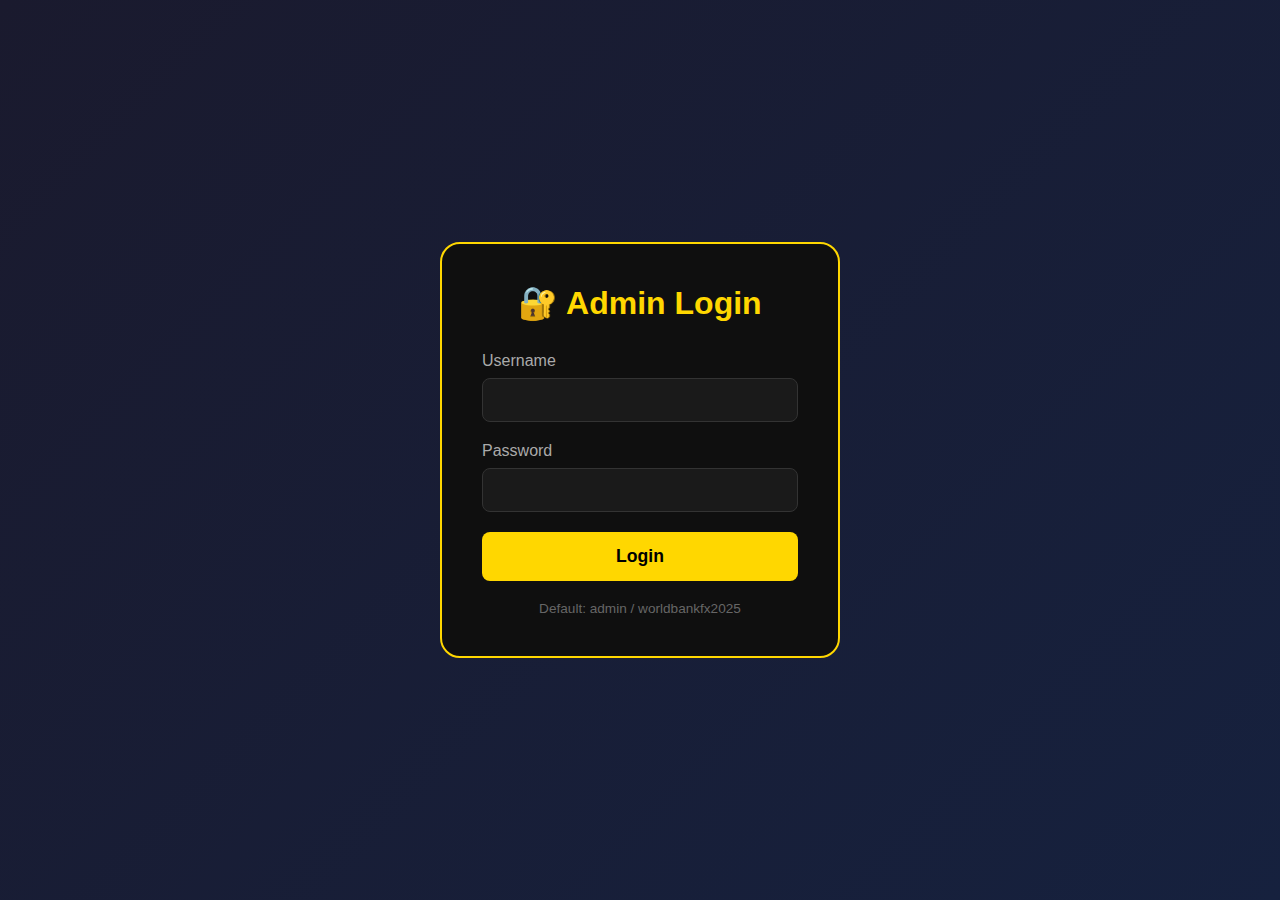
<file: admin.html>
<!DOCTYPE html>
<html lang="en">
<head>
    <meta charset="UTF-8">
    <meta name="viewport" content="width=device-width, initial-scale=1.0">
    <title>Admin Panel - WorldBankFx</title>
    <style>
        * {
            margin: 0;
            padding: 0;
            box-sizing: border-box;
        }
        
        body {
            font-family: -apple-system, BlinkMacSystemFont, 'Segoe UI', Roboto, sans-serif;
            background: linear-gradient(135deg, #1a1a2e 0%, #16213e 100%);
            color: #fff;
            min-height: 100vh;
        }
        
        /* Login Screen */
        .login-container {
            display: flex;
            align-items: center;
            justify-content: center;
            min-height: 100vh;
            padding: 20px;
        }
        
        .login-box {
            background: #0f0f0f;
            padding: 40px;
            border-radius: 20px;
            border: 2px solid #ffd700;
            max-width: 400px;
            width: 100%;
        }
        
        .login-box h1 {
            color: #ffd700;
            margin-bottom: 30px;
            text-align: center;
        }
        
        .form-group {
            margin-bottom: 20px;
        }
        
        .form-group label {
            display: block;
            margin-bottom: 8px;
            color: #aaa;
        }
        
        .form-group input {
            width: 100%;
            padding: 12px;
            border: 1px solid #333;
            border-radius: 8px;
            background: #1a1a1a;
            color: #fff;
            font-size: 1rem;
        }
        
        .btn {
            width: 100%;
            padding: 14px;
            background: #ffd700;
            border: none;
            border-radius: 8px;
            font-weight: 700;
            font-size: 1.1rem;
            cursor: pointer;
            color: #000;
            transition: all 0.3s ease;
        }
        
        .btn:hover {
            background: #ffed4e;
            transform: translateY(-2px);
        }
        
        .error {
            color: #ff4444;
            text-align: center;
            margin-top: 15px;
            display: none;
        }
        
        /* Admin Dashboard */
        .admin-container {
            display: none;
            padding: 20px;
            max-width: 1400px;
            margin: 0 auto;
        }
        
        .admin-header {
            display: flex;
            justify-content: space-between;
            align-items: center;
            margin-bottom: 40px;
            padding: 20px;
            background: #0f0f0f;
            border-radius: 15px;
            border: 1px solid #ffd700;
        }
        
        .admin-header h1 {
            color: #ffd700;
        }
        
        .logout-btn {
            padding: 10px 25px;
            background: #ff4444;
            border: none;
            border-radius: 8px;
            color: #fff;
            font-weight: 600;
            cursor: pointer;
        }
        
        .tabs {
            display: flex;
            gap: 10px;
            margin-bottom: 30px;
            flex-wrap: wrap;
        }
        
        .tab {
            padding: 12px 25px;
            background: #1a1a1a;
            border: 1px solid #333;
            border-radius: 8px;
            cursor: pointer;
            transition: all 0.3s ease;
        }
        
        .tab.active {
            background: #ffd700;
            color: #000;
            border-color: #ffd700;
        }
        
        .tab-content {
            display: none;
            background: #0f0f0f;
            padding: 30px;
            border-radius: 15px;
            border: 1px solid #333;
        }
        
        .tab-content.active {
            display: block;
        }
        
        .product-list {
            display: grid;
            gap: 20px;
            margin-bottom: 30px;
        }
        
        .product-item {
            background: #1a1a1a;
            padding: 20px;
            border-radius: 10px;
            border: 1px solid #333;
            display: flex;
            justify-content: space-between;
            align-items: center;
            flex-wrap: wrap;
            gap: 15px;
        }
        
        .product-info {
            flex: 1;
            min-width: 200px;
        }
        
        .product-info h3 {
            color: #ffd700;
            margin-bottom: 5px;
        }
        
        .product-info p {
            color: #aaa;
            font-size: 0.9rem;
        }
        
        .product-price {
            font-size: 1.5rem;
            font-weight: 700;
            color: #00d4ff;
        }
        
        .product-actions {
            display: flex;
            gap: 10px;
        }
        
        .btn-edit, .btn-delete {
            padding: 8px 20px;
            border: none;
            border-radius: 6px;
            cursor: pointer;
            font-weight: 600;
        }
        
        .btn-edit {
            background: #00d4ff;
            color: #000;
        }
        
        .btn-delete {
            background: #ff4444;
            color: #fff;
        }
        
        .add-product-form {
            background: #1a1a1a;
            padding: 25px;
            border-radius: 10px;
            margin-top: 20px;
        }
        
        .add-product-form h3 {
            color: #ffd700;
            margin-bottom: 20px;
        }
        
        .form-row {
            display: grid;
            grid-template-columns: repeat(auto-fit, minmax(250px, 1fr));
            gap: 15px;
            margin-bottom: 15px;
        }
        
        .form-row input, .form-row textarea {
            padding: 10px;
            border: 1px solid #333;
            border-radius: 6px;
            background: #0f0f0f;
            color: #fff;
        }
        
        .form-row textarea {
            min-height: 100px;
            resize: vertical;
        }
        
        .save-btn {
            background: #10b981;
            color: #fff;
            padding: 12px 30px;
            border: none;
            border-radius: 8px;
            font-weight: 700;
            cursor: pointer;
            margin-top: 10px;
        }
        
        .success-msg {
            background: #10b981;
            color: #fff;
            padding: 15px;
            border-radius: 8px;
            margin-top: 20px;
            display: none;
        }
        
        .content-editor {
            display: grid;
            gap: 20px;
        }
        
        .editor-section {
            background: #1a1a1a;
            padding: 20px;
            border-radius: 10px;
        }
        
        .editor-section h3 {
            color: #00d4ff;
            margin-bottom: 15px;
        }
        
        @media (max-width: 768px) {
            .admin-header {
                flex-direction: column;
                gap: 15px;
            }
            
            .product-item {
                flex-direction: column;
                align-items: flex-start;
            }
        }
    </style>
</head>
<body>
    <!-- Login Screen -->
    <div id="loginScreen" class="login-container">
        <div class="login-box">
            <h1>🔐 Admin Login</h1>
            <form id="loginForm" onsubmit="login(event)">
                <div class="form-group">
                    <label>Username</label>
                    <input type="text" id="username" required>
                </div>
                <div class="form-group">
                    <label>Password</label>
                    <input type="password" id="password" required>
                </div>
                <button type="submit" class="btn">Login</button>
                <div id="loginError" class="error">Invalid credentials!</div>
            </form>
            <p style="margin-top: 20px; font-size: 0.85rem; color: #666; text-align: center;">
                Default: admin / worldbankfx2025
            </p>
        </div>
    </div>

    <!-- Admin Dashboard -->
    <div id="adminDashboard" class="admin-container">
        <div class="admin-header">
            <div>
                <h1>WorldBankFx Admin Panel</h1>
                <p style="color: #aaa;">Manage your empire, Professor! 👑</p>
            </div>
            <button class="logout-btn" onclick="logout()">Logout</button>
        </div>

        <div class="tabs">
            <div class="tab active" onclick="switchTab('products')">📦 Products</div>
            <div class="tab" onclick="switchTab('content')">📝 Content</div>
            <div class="tab" onclick="switchTab('settings')">⚙️ Settings</div>
        </div>

        <!-- Products Tab -->
        <div id="productsTab" class="tab-content active">
            <h2 style="color: #ffd700; margin-bottom: 20px;">Manage Products</h2>
            
            <div id="productList" class="product-list">
                <!-- Products will be loaded here -->
            </div>

            <div class="add-product-form">
                <h3>Add New Product</h3>
                <div class="form-row">
                    <input type="text" id="newProductName" placeholder="Product Name" required>
                    <input type="text" id="newProductPrice" placeholder="Price (e.g., $299)" required>
                    <input type="text" id="newProductIcon" placeholder="Icon (emoji)" value="📦">
                </div>
                <div class="form-row">
                    <textarea id="newProductDesc" placeholder="Product Description"></textarea>
                </div>
                <button class="save-btn" onclick="addProduct()">Add Product</button>
                <div id="productSuccess" class="success-msg">Product saved successfully!</div>
            </div>
        </div>

        <!-- Content Tab -->
        <div id="contentTab" class="tab-content">
            <h2 style="color: #ffd700; margin-bottom: 20px;">Edit Site Content</h2>
            
            <div class="content-editor">
                <div class="editor-section">
                    <h3>Hero Section</h3>
                    <div class="form-group">
                        <label>Brand Name</label>
                        <input type="text" id="brandName" value="WorldBankFx × Professor">
                    </div>
                    <div class="form-group">
                        <label>Tagline</label>
                        <input type="text" id="tagline" value="Forex Trading Mastery • Tech Innovation • Financial Freedom">
                    </div>
                </div>

                <div class="editor-section">
                    <h3>Experience Years</h3>
                    <div class="form-row">
                        <input type="number" id="forexYears" value="5" placeholder="Forex Years">
                        <input type="number" id="techYears" value="8" placeholder="Tech Years">
                    </div>
                </div>

                <div class="editor-section">
                    <h3>Contact Information</h3>
                    <div class="form-group">
                        <label>PayPal Email</label>
                        <input type="email" id="paypalEmail" value="neemacharles777@gmail.com">
                    </div>
                    <div class="form-group">
                        <label>WhatsApp Number</label>
                        <input type="tel" id="whatsappNumber" value="+256783354348">
                    </div>
                    <div class="form-group">
                        <label>Business Email</label>
                        <input type="email" id="businessEmail" value="unlimited.worldbankfx@gmail.com">
                    </div>
                </div>

                <button class="save-btn" onclick="saveContent()">Save All Content</button>
                <div id="contentSuccess" class="success-msg">Content saved successfully!</div>
            </div>
        </div>

        <!-- Settings Tab -->
        <div id="settingsTab" class="tab-content">
            <h2 style="color: #ffd700; margin-bottom: 20px;">Settings</h2>
            
            <div class="editor-section">
                <h3>Change Password</h3>
                <div class="form-group">
                    <label>New Password</label>
                    <input type="password" id="newPassword" placeholder="Enter new password">
                </div>
                <button class="save-btn" onclick="changePassword()">Update Password</button>
                <div id="passwordSuccess" class="success-msg">Password updated!</div>
            </div>

            <div class="editor-section" style="margin-top: 20px;">
                <h3>GitHub Integration</h3>
                <p style="color: #aaa; margin-bottom: 15px;">
                    All changes are saved locally. To publish to your live site, you need to push to GitHub.
                </p>
                <button class="btn" onclick="exportData()">📥 Download data.json</button>
                <p style="color: #666; margin-top: 10px; font-size: 0.9rem;">
                    Download this file and add it to your GitHub repo, then push to deploy changes.
                </p>
            </div>
        </div>
    </div>

    <script>
        // Default credentials (change these!)
        const DEFAULT_USERNAME = 'admin';
        const DEFAULT_PASSWORD = 'worldbankfx2025';

        // Sample initial data
        let siteData = {
            products: [
                {
                    id: 1,
                    name: 'Pro Trading Course',
                    price: '$299',
                    icon: '📊',
                    description: 'Complete A-Z Forex mastery'
                },
                {
                    id: 2,
                    name: 'Custom Indicator Pack',
                    price: '$149',
                    icon: '⚡',
                    description: '5 powerful MT4/MT5 indicators'
                },
                {
                    id: 3,
                    name: 'Trading Psychology E-Book',
                    price: '$29',
                    icon: '📖',
                    description: 'Master your mindset'
                },
                {
                    id: 4,
                    name: 'WorldBankFx Merch',
                    price: '$49',
                    icon: '👕',
                    description: 'Rep the brand in style'
                }
            ],
            content: {
                brandName: 'WorldBankFx × Professor',
                tagline: 'Forex Trading Mastery • Tech Innovation • Financial Freedom',
                forexYears: 5,
                techYears: 8,
                paypalEmail: 'neemacharles777@gmail.com',
                whatsappNumber: '+256783354348',
                businessEmail: 'unlimited.worldbankfx@gmail.com'
            }
        };

        // Load data from localStorage on start
        const savedData = localStorage.getItem('worldbankfx_data');
        if (savedData) {
            siteData = JSON.parse(savedData);
        }

        function login(e) {
            e.preventDefault();
            const username = document.getElementById('username').value;
            const password = document.getElementById('password').value;
            
            const savedPassword = localStorage.getItem('admin_password') || DEFAULT_PASSWORD;
            
            if (username === DEFAULT_USERNAME && password === savedPassword) {
                document.getElementById('loginScreen').style.display = 'none';
                document.getElementById('adminDashboard').style.display = 'block';
                loadProducts();
                loadContent();
            } else {
                document.getElementById('loginError').style.display = 'block';
            }
        }

        function logout() {
            document.getElementById('loginScreen').style.display = 'flex';
            document.getElementById('adminDashboard').style.display = 'none';
            document.getElementById('loginForm').reset();
        }

        function switchTab(tab) {
            document.querySelectorAll('.tab').forEach(t => t.classList.remove('active'));
            document.querySelectorAll('.tab-content').forEach(c => c.classList.remove('active'));
            
            event.target.classList.add('active');
            document.getElementById(tab + 'Tab').classList.add('active');
        }

        function loadProducts() {
            const container = document.getElementById('productList');
            container.innerHTML = siteData.products.map(product => `
                <div class="product-item">
                    <div class="product-info">
                        <h3>${product.icon} ${product.name}</h3>
                        <p>${product.description}</p>
                    </div>
                    <div class="product-price">${product.price}</div>
                    <div class="product-actions">
                        <button class="btn-edit" onclick="editProduct(${product.id})">Edit</button>
                        <button class="btn-delete" onclick="deleteProduct(${product.id})">Delete</button>
                    </div>
                </div>
            `).join('');
        }

        function addProduct() {
            const name = document.getElementById('newProductName').value;
            const price = document.getElementById('newProductPrice').value;
            const icon = document.getElementById('newProductIcon').value;
            const description = document.getElementById('newProductDesc').value;
            
            if (!name || !price) {
                alert('Please fill in at least name and price!');
                return;
            }
            
            const newProduct = {
                id: Date.now(),
                name,
                price,
                icon,
                description
            };
            
            siteData.products.push(newProduct);
            saveData();
            loadProducts();
            
            // Clear form
            document.getElementById('newProductName').value = '';
            document.getElementById('newProductPrice').value = '';
            document.getElementById('newProductIcon').value = '📦';
            document.getElementById('newProductDesc').value = '';
            
            showSuccess('productSuccess');
        }

        function deleteProduct(id) {
            if (confirm('Are you sure you want to delete this product?')) {
                siteData.products = siteData.products.filter(p => p.id !== id);
                saveData();
                loadProducts();
            }
        }

        function editProduct(id) {
            const product = siteData.products.find(p => p.id === id);
            if (!product) return;
            
            document.getElementById('newProductName').value = product.name;
            document.getElementById('newProductPrice').value = product.price;
            document.getElementById('newProductIcon').value = product.icon;
            document.getElementById('newProductDesc').value = product.description;
            
            deleteProduct(id);
        }

        function loadContent() {
            document.getElementById('brandName').value = siteData.content.brandName;
            document.getElementById('tagline').value = siteData.content.tagline;
            document.getElementById('forexYears').value = siteData.content.forexYears;
            document.getElementById('techYears').value = siteData.content.techYears;
            document.getElementById('paypalEmail').value = siteData.content.paypalEmail;
            document.getElementById('whatsappNumber').value = siteData.content.whatsappNumber;
            document.getElementById('businessEmail').value = siteData.content.businessEmail;
        }

        function saveContent() {
            siteData.content = {
                brandName: document.getElementById('brandName').value,
                tagline: document.getElementById('tagline').value,
                forexYears: parseInt(document.getElementById('forexYears').value),
                techYears: parseInt(document.getElementById('techYears').value),
                paypalEmail: document.getElementById('paypalEmail').value,
                whatsappNumber: document.getElementById('whatsappNumber').value,
                businessEmail: document.getElementById('businessEmail').value
            };
            
            saveData();
            showSuccess('contentSuccess');
        }

        function changePassword() {
            const newPassword = document.getElementById('newPassword').value;
            if (newPassword.length < 6) {
                alert('Password must be at least 6 characters!');
                return;
            }
            
            localStorage.setItem('admin_password', newPassword);
            document.getElementById('newPassword').value = '';
            showSuccess('passwordSuccess');
        }

        function saveData() {
            localStorage.setItem('worldbankfx_data', JSON.stringify(siteData));
        }

        function exportData() {
            const dataStr = JSON.stringify(siteData, null, 2);
            const dataBlob = new Blob([dataStr], { type: 'application/json' });
            const url = URL.createObjectURL(dataBlob);
            const link = document.createElement('a');
            link.href = url;
            link.download = 'data.json';
            link.click();
        }

        function showSuccess(elementId) {
            const element = document.getElementById(elementId);
            element.style.display = 'block';
            setTimeout(() => {
                element.style.display = 'none';
            }, 3000);
        }
    </script>
</body>
</html>
</file>
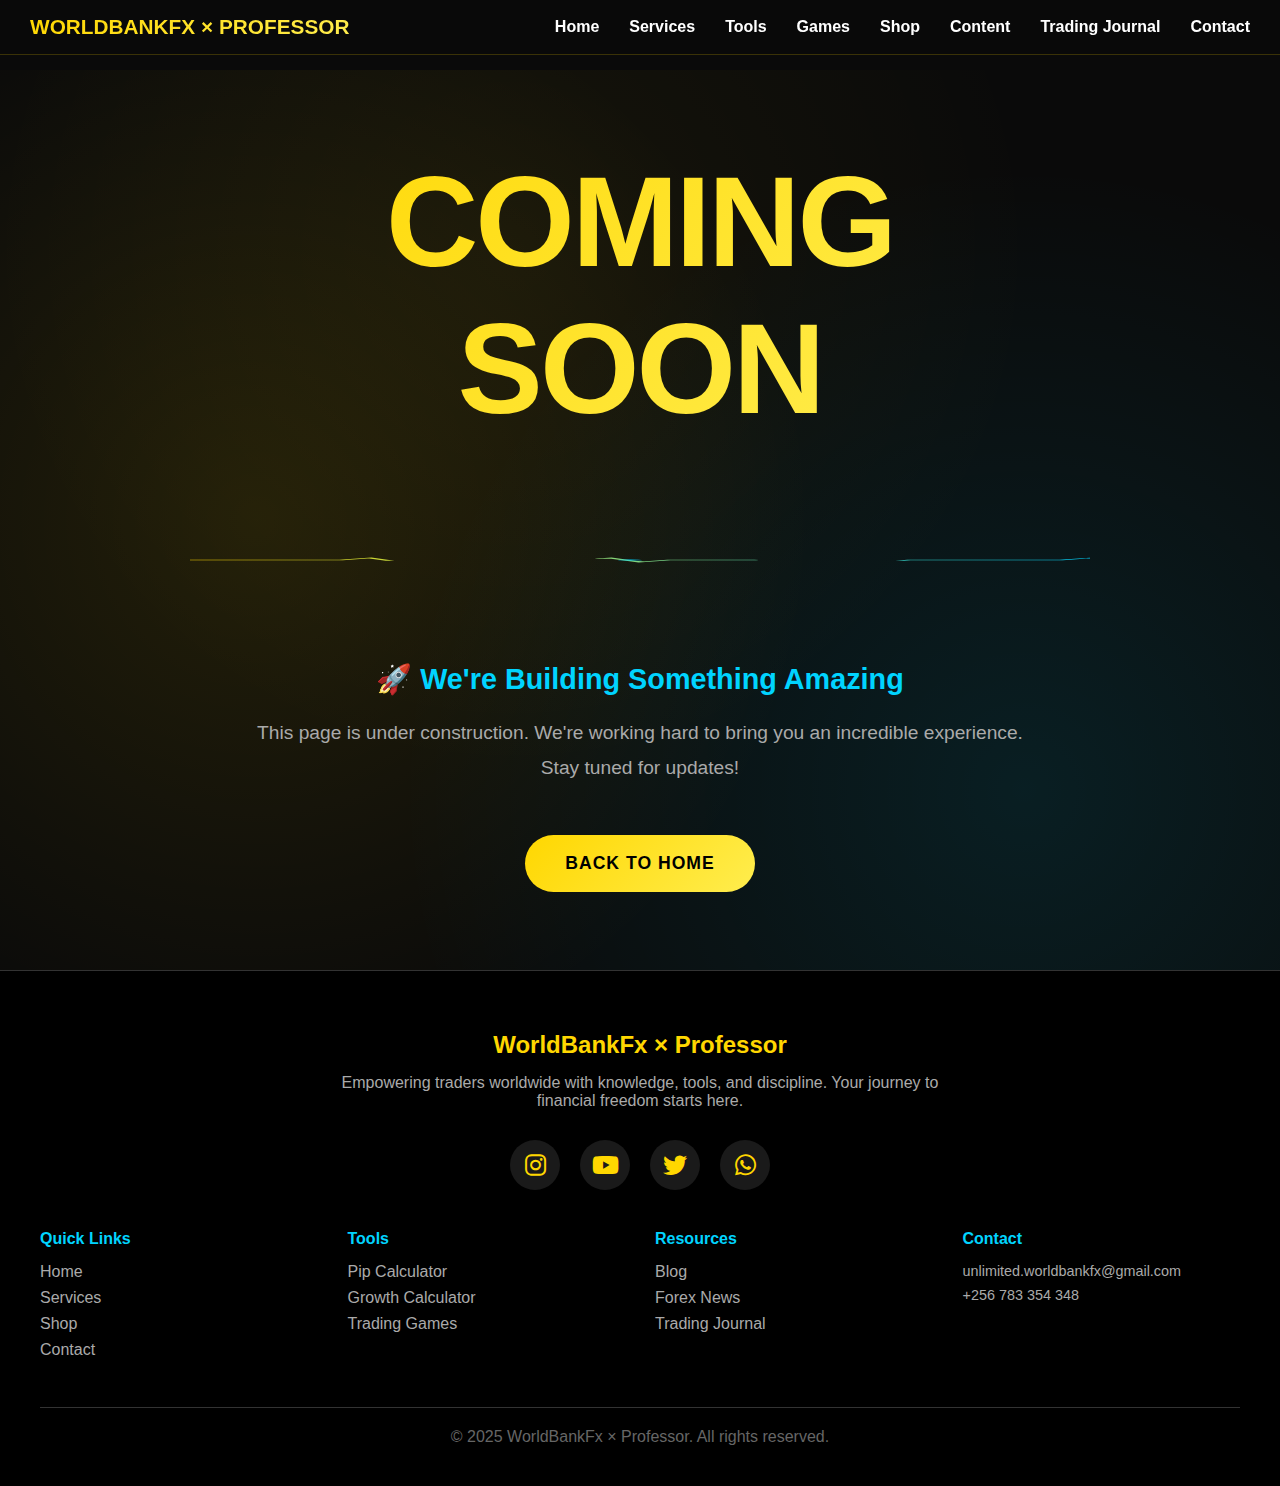
<file: articles.html>
<!DOCTYPE html>
<html lang="en">
<head>
    <meta charset="UTF-8">
    <meta name="viewport" content="width=device-width, initial-scale=1.0">
    <title>Coming Soon | WorldBankFx x Professor</title>
    <link rel="stylesheet" href="https://cdnjs.cloudflare.com/ajax/libs/font-awesome/6.4.0/css/all.min.css">
    <style>
        * {
            margin: 0;
            padding: 0;
            box-sizing: border-box;
        }
        
        html {
            scroll-behavior: smooth;
        }
        
        body {
            font-family: -apple-system, BlinkMacSystemFont, 'Segoe UI', Roboto, sans-serif;
            background: #0a0a0a;
            color: #fff;
            overflow-x: hidden;
        }

        nav {
            position: fixed;
            top: 0;
            width: 100%;
            background: rgba(10, 10, 10, 0.95);
            backdrop-filter: blur(10px);
            z-index: 1000;
            border-bottom: 1px solid rgba(255, 215, 0, 0.2);
        }

        .nav-container {
            max-width: 1400px;
            margin: 0 auto;
            display: flex;
            justify-content: space-between;
            align-items: center;
            padding: 15px 30px;
        }

        .logo {
            font-size: 1.3rem;
            font-weight: 900;
            background: linear-gradient(135deg, #ffd700, #ffed4e);
            -webkit-background-clip: text;
            -webkit-text-fill-color: transparent;
            cursor: pointer;
        }

        .nav-links {
            display: flex;
            gap: 30px;
            list-style: none;
            align-items: center;
        }

        .nav-links a {
            color: #fff;
            text-decoration: none;
            font-weight: 600;
            transition: color 0.3s;
            position: relative;
        }

        .nav-links a:hover {
            color: #ffd700;
        }

        .dropdown {
            position: relative;
        }

        .dropdown-content {
            display: none;
            position: absolute;
            top: 100%;
            left: 0;
            background: #0f0f0f;
            min-width: 220px;
            border: 1px solid #ffd700;
            border-radius: 8px;
            margin-top: -2px;
            padding: 10px 0;
        }

        .dropdown:hover .dropdown-content,
        .dropdown-content:hover {
            display: block;
        }

        .dropdown-content a {
            display: block;
            padding: 12px 20px;
            border-bottom: 1px solid #333;
            color: #fff;
        }

        .dropdown-content a:last-child {
            border-bottom: none;
        }

        .dropdown-content a:hover {
            background: rgba(255, 215, 0, 0.1);
            color: #ffd700;
        }

        .mobile-menu-btn {
            display: none;
            font-size: 1.5rem;
            color: #ffd700;
            cursor: pointer;
            background: none;
            border: none;
        }

        .mobile-nav {
            display: none;
            position: fixed;
            top: 0;
            right: -100%;
            width: 80%;
            max-width: 400px;
            height: 100vh;
            background: #0f0f0f;
            z-index: 2000;
            padding: 80px 30px 30px;
            transition: right 0.3s ease;
            overflow-y: auto;
        }

        .mobile-nav.active {
            right: 0;
        }

        .mobile-nav-close {
            position: absolute;
            top: 20px;
            right: 20px;
            font-size: 2rem;
            color: #ffd700;
            cursor: pointer;
            background: none;
            border: none;
        }

        .mobile-nav-links {
            list-style: none;
        }

        .mobile-nav-links li {
            margin-bottom: 20px;
        }

        .mobile-nav-links a {
            color: #fff;
            text-decoration: none;
            font-size: 1.1rem;
            font-weight: 600;
            display: block;
            padding: 10px 0;
        }

        .mobile-dropdown-toggle {
            display: flex;
            justify-content: space-between;
            align-items: center;
            cursor: pointer;
            color: #fff;
            font-size: 1.1rem;
            font-weight: 600;
            padding: 10px 0;
        }

        .mobile-dropdown-content {
            max-height: 0;
            overflow: hidden;
            transition: max-height 0.3s ease;
            padding-left: 20px;
        }

        .mobile-dropdown-content.active {
            max-height: 500px;
        }

        .mobile-dropdown-content a {
            font-size: 1rem;
            padding: 8px 0;
            color: #aaa;
        }

        .coming-soon-section {
            min-height: 100vh;
            display: flex;
            align-items: center;
            justify-content: center;
            position: relative;
            overflow: hidden;
            margin-top: 70px;
            padding: 40px 20px;
        }

        .animated-bg {
            position: absolute;
            width: 100%;
            height: 100%;
            background: 
                radial-gradient(circle at 20% 50%, rgba(255, 215, 0, 0.1) 0%, transparent 50%),
                radial-gradient(circle at 80% 80%, rgba(0, 212, 255, 0.1) 0%, transparent 50%),
                radial-gradient(circle at 40% 20%, rgba(255, 215, 0, 0.05) 0%, transparent 50%);
            animation: bgFloat 20s ease-in-out infinite;
            z-index: 0;
        }

        @keyframes bgFloat {
            0%, 100% { transform: scale(1) rotate(0deg); }
            50% { transform: scale(1.1) rotate(5deg); }
        }

        .coming-soon-content {
            position: relative;
            z-index: 2;
            text-align: center;
            max-width: 900px;
        }

        .coming-soon-title {
            font-size: clamp(3rem, 12vw, 8rem);
            font-weight: 900;
            background: linear-gradient(135deg, #ffd700, #ffed4e, #ffd700);
            -webkit-background-clip: text;
            -webkit-text-fill-color: transparent;
            letter-spacing: -3px;
            text-transform: uppercase;
            margin-bottom: 40px;
            animation: shimmer 3s ease-in-out infinite;
            background-size: 200% auto;
        }

        @keyframes shimmer {
            0%, 100% { background-position: 0% 50%; }
            50% { background-position: 100% 50%; }
        }

        .lifeline-container {
            width: 100%;
            height: 120px;
            position: relative;
            overflow: hidden;
            margin: 50px 0;
            display: flex;
            align-items: center;
        }

        .lifeline {
            width: 200%;
            height: 6px;
            position: absolute;
            left: 0;
        }

        .lifeline svg {
            width: 100%;
            height: 100%;
        }

        .lifeline-path {
            fill: none;
            stroke: url(#lifelineGradient);
            stroke-width: 6;
            stroke-linecap: round;
            animation: lifelineMove 3s linear infinite;
        }

        @keyframes lifelineMove {
            0% { stroke-dashoffset: 0; }
            100% { stroke-dashoffset: -200; }
        }

        .pulse-dot {
            fill: #00d4ff;
            animation: pulse 1.5s ease-in-out infinite;
        }

        @keyframes pulse {
            0%, 100% {
                opacity: 1;
                r: 8;
            }
            50% {
                opacity: 0.5;
                r: 12;
            }
        }

        .coming-soon-subtitle {
            font-size: clamp(1.2rem, 3vw, 1.8rem);
            color: #00d4ff;
            margin-top: 30px;
            font-weight: 600;
        }

        .coming-soon-message {
            font-size: clamp(1rem, 2vw, 1.2rem);
            color: #aaa;
            margin-top: 20px;
            line-height: 1.8;
        }

        .back-home-btn {
            margin-top: 50px;
            padding: 18px 40px;
            font-size: 1.1rem;
            font-weight: 700;
            border: none;
            border-radius: 50px;
            cursor: pointer;
            transition: all 0.3s ease;
            text-transform: uppercase;
            letter-spacing: 1px;
            text-decoration: none;
            display: inline-block;
            background: linear-gradient(135deg, #ffd700, #ffed4e);
            color: #000;
        }

        .back-home-btn:hover {
            transform: translateY(-3px);
            box-shadow: 0 10px 30px rgba(255, 215, 0, 0.4);
        }

        footer {
            background: #000;
            padding: 60px 20px 40px;
            text-align: center;
            border-top: 1px solid #333;
        }

        .footer-content {
            max-width: 1200px;
            margin: 0 auto;
        }

        .footer-brand {
            margin-bottom: 30px;
        }

        .footer-brand h3 {
            color: #ffd700;
            font-size: 1.5rem;
            margin-bottom: 15px;
        }

        .footer-brand p {
            color: #aaa;
            max-width: 600px;
            margin: 0 auto;
        }

        .footer-social {
            display: flex;
            gap: 20px;
            justify-content: center;
            margin: 30px 0;
        }

        .social-link {
            width: 50px;
            height: 50px;
            background: #1a1a1a;
            border-radius: 50%;
            display: flex;
            align-items: center;
            justify-content: center;
            font-size: 1.5rem;
            transition: all 0.3s ease;
            text-decoration: none;
            color: #ffd700;
        }

        .social-link:hover {
            background: #ffd700;
            color: #000;
            transform: scale(1.1);
        }

        .footer-links {
            display: grid;
            grid-template-columns: repeat(auto-fit, minmax(200px, 1fr));
            gap: 30px;
            margin: 40px 0;
            text-align: left;
        }

        .footer-column h4 {
            color: #00d4ff;
            margin-bottom: 15px;
        }

        .footer-column a {
            display: block;
            color: #aaa;
            margin: 8px 0;
            text-decoration: none;
            transition: color 0.3s;
        }

        .footer-column a:hover {
            color: #ffd700;
        }

        .footer-column p {
            color: #aaa;
            font-size: 0.9rem;
            margin: 8px 0;
        }

        .footer-bottom {
            color: #666;
            margin-top: 40px;
            padding-top: 20px;
            border-top: 1px solid #333;
        }

        @media (max-width: 968px) {
            .nav-links {
                display: none;
            }

            .mobile-menu-btn {
                display: block;
            }

            .mobile-nav {
                display: block;
            }

            .coming-soon-title {
                letter-spacing: -2px;
            }

            .lifeline-container {
                height: 80px;
                margin: 30px 0;
            }
        }
    </style>
</head>
<body>
    <nav>
        <div class="nav-container">
            <div class="logo" onclick="window.location.href='index.html'">WORLDBANKFX × PROFESSOR</div>
            
            <ul class="nav-links">
                <li><a href="index.html">Home</a></li>
                <li class="dropdown">
                    <a href="#services">Services</a>
                    <div class="dropdown-content">
                        <a href="services.html">All Services</a>
                        <a href="services.html#masterclass">Forex Masterclass</a>
                        <a href="services.html#tech-tutoring">Tech Tutoring</a>
                        <a href="services.html#remote-support">Remote Support</a>
                    </div>
                </li>
                <li class="dropdown">
                    <a href="#tools">Tools</a>
                    <div class="dropdown-content">
                        <a href="pip-calculator.html">Pip Calculator</a>
                        <a href="trading-growth-calculator.html">Growth Calculator</a>
                        <a href="tools.html">All Tools</a>
                    </div>
                </li>
                <li class="dropdown">
                    <a href="traders-playground.html">Games</a>
                    <div class="dropdown-content">
                        <a href="patience-test.html">Patience Test</a>
                        <a href="revenge-breaker.html">Revenge Breaker</a>
                        <a href="revenge-breaker.html">Probability Revealer</a>
                        <a href="traders-playground.html">All Games</a>
                    </div>
                </li>
                <li><a href="shop.html">Shop</a></li>
                <li class="dropdown">
                    <a href="#content">Content</a>
                    <div class="dropdown-content">
                        <a href="blog.html">Blog</a>
                        <a href="news.html">Forex News</a>
                        <a href="articles.html">Articles</a>
                    </div>
                </li>
                <li><a href="journal.html">Trading Journal</a></li>
                <li><a href="contact.html">Contact</a></li>
            </ul>

            <button class="mobile-menu-btn" onclick="toggleMobileMenu()">
                <i class="fas fa-bars"></i>
            </button>
        </div>
    </nav>

    <div class="mobile-nav" id="mobileNav">
        <button class="mobile-nav-close" onclick="toggleMobileMenu()">
            <i class="fas fa-times"></i>
        </button>
        
        <ul class="mobile-nav-links">
            <li><a href="index.html" onclick="toggleMobileMenu()">Home</a></li>
            <li>
                <div class="mobile-dropdown-toggle" onclick="toggleMobileDropdown(this)">
                    <span>Services</span>
                    <i class="fas fa-chevron-down"></i>
                </div>
                <div class="mobile-dropdown-content">
                    <a href="services.html" onclick="toggleMobileMenu()">All Services</a>
                    <a href="services.html#masterclass" onclick="toggleMobileMenu()">Forex Masterclass</a>
                    <a href="services.html#tech-tutoring" onclick="toggleMobileMenu()">Tech Tutoring</a>
                </div>
            </li>
            <li>
                <div class="mobile-dropdown-toggle" onclick="toggleMobileDropdown(this)">
                    <span>Tools</span>
                    <i class="fas fa-chevron-down"></i>
                </div>
                <div class="mobile-dropdown-content">
                    <a href="pip-calculator.html" onclick="toggleMobileMenu()">Pip Calculator</a>
                    <a href="trading-growth-calculator.html" onclick="toggleMobileMenu()">Growth Calculator</a>
                    <a href="tools.html" onclick="toggleMobileMenu()">All Tools</a>
                </div>
            </li>
            <li>
                <div class="mobile-dropdown-toggle" onclick="toggleMobileDropdown(this)">
                    <span>Games</span>
                    <i class="fas fa-chevron-down"></i>
                </div>
                <div class="mobile-dropdown-content">
                    <a href="patience-test.html" onclick="toggleMobileMenu()">Patience Test</a>
                    <a href="revenge-breaker.html" onclick="toggleMobileMenu()">Revenge Breaker</a>
                    <a href="revenge-breaker.html" onclick="toggleMobileMenu()">Probability Revealer</a>
                    <a href="traders-playground.html" onclick="toggleMobileMenu()">All Games</a>
                </div>
            </li>
            <li><a href="shop.html" onclick="toggleMobileMenu()">Shop</a></li>
            <li>
                <div class="mobile-dropdown-toggle" onclick="toggleMobileDropdown(this)">
                    <span>Content</span>
                    <i class="fas fa-chevron-down"></i>
                </div>
                <div class="mobile-dropdown-content">
                    <a href="blog.html" onclick="toggleMobileMenu()">Blog</a>
                    <a href="news.html" onclick="toggleMobileMenu()">Forex News</a>
                </div>
            </li>
            <li><a href="journal.html" onclick="toggleMobileMenu()">Trading Journal</a></li>
            <li><a href="contact.html" onclick="toggleMobileMenu()">Contact</a></li>
        </ul>
    </div>

    <section class="coming-soon-section">
        <div class="animated-bg"></div>
        
        <div class="coming-soon-content">
            <h1 class="coming-soon-title">COMING SOON</h1>
            
            <div class="lifeline-container">
                <div class="lifeline">
                    <svg viewBox="0 0 1200 120" preserveAspectRatio="none">
                        <defs>
                            <linearGradient id="lifelineGradient" x1="0%" y1="0%" x2="100%" y2="0%">
                                <stop offset="0%" style="stop-color:#ffd700;stop-opacity:1" />
                                <stop offset="50%" style="stop-color:#00d4ff;stop-opacity:1" />
                                <stop offset="100%" style="stop-color:#ffd700;stop-opacity:1" />
                            </linearGradient>
                        </defs>
                        <path class="lifeline-path" d="M 0 60 L 100 60 L 120 20 L 140 100 L 160 60 L 260 60 L 280 20 L 300 100 L 320 60 L 420 60 L 440 20 L 460 100 L 480 60 L 580 60 L 600 20 L 620 100 L 640 60 L 740 60 L 760 20 L 780 100 L 800 60 L 900 60 L 920 20 L 940 100 L 960 60 L 1060 60 L 1080 20 L 1100 100 L 1120 60 L 1200 60" 
                              stroke-dasharray="200" 
                              stroke-dashoffset="0" />
                        <circle class="pulse-dot" cx="600" cy="60" r="8">
                            <animate attributeName="cx" from="0" to="1200" dur="3s" repeatCount="indefinite" />
                        </circle>
                    </svg>
                </div>
            </div>
            
            <p class="coming-soon-subtitle">🚀 We're Building Something Amazing</p>
            <p class="coming-soon-message">
                This page is under construction. We're working hard to bring you an incredible experience.<br>
                Stay tuned for updates!
            </p>
            
            <a href="index.html" class="back-home-btn">Back to Home</a>
        </div>
    </section>

    <footer>
        <div class="footer-content">
            <div class="footer-brand">
                <h3>WorldBankFx × Professor</h3>
                <p>Empowering traders worldwide with knowledge, tools, and discipline. Your journey to financial freedom starts here.</p>
            </div>
            
            <div class="footer-social">
                <a href="#" class="social-link">
                    <i class="fab fa-instagram"></i>
                </a>
                <a href="#" class="social-link">
                    <i class="fab fa-youtube"></i>
                </a>
                <a href="#" class="social-link">
                    <i class="fab fa-twitter"></i>
                </a>
                <a href="#" class="social-link">
                    <i class="fab fa-whatsapp"></i>
                </a>
            </div>
            
            <div class="footer-links">
                <div class="footer-column">
                    <h4>Quick Links</h4>
                    <a href="index.html">Home</a>
                    <a href="services.html">Services</a>
                    <a href="shop.html">Shop</a>
                    <a href="contact.html">Contact</a>
                </div>
                <div class="footer-column">
                    <h4>Tools</h4>
                    <a href="pip-calculator.html">Pip Calculator</a>
                    <a href="trading-growth-calculator.html">Growth Calculator</a>
                    <a href="traders-playground.html">Trading Games</a>
                </div>
                <div class="footer-column">
                    <h4>Resources</h4>
                    <a href="blog.html">Blog</a>
                    <a href="news.html">Forex News</a>
                    <a href="journal.html">Trading Journal</a>
                </div>
                <div class="footer-column">
                    <h4>Contact</h4>
                    <p>unlimited.worldbankfx@gmail.com</p>
                    <p>+256 783 354 348</p>
                </div>
            </div>
            
            <div class="footer-bottom">
                <p>© 2025 WorldBankFx × Professor. All rights reserved.</p>
            </div>
        </div>
    </footer>

    <script>
        function toggleMobileMenu() {
            const mobileNav = document.getElementById('mobileNav');
            mobileNav.classList.toggle('active');
        }

        function toggleMobileDropdown(element) {
            const dropdownContent = element.nextElementSibling;
            const isActive = dropdownContent.classList.contains('active');
            
            document.querySelectorAll('.mobile-dropdown-content').forEach(content => {
                content.classList.remove('active');
            });
            
            if (!isActive) {
                dropdownContent.classList.add('active');
            }
            
            const icon = element.querySelector('i');
            icon.style.transform = dropdownContent.classList.contains('active') ? 'rotate(180deg)' : 'rotate(0deg)';
        }

        document.addEventListener('click', function(event) {
            const mobileNav = document.getElementById('mobileNav');
            const mobileBtn = document.querySelector('.mobile-menu-btn');
            
            if (mobileNav.classList.contains('active') && 
                !mobileNav.contains(event.target) && 
                !mobileBtn.contains(event.target)) {
                mobileNav.classList.remove('active');
            }
        });
    </script>
</body>
</html>
</file>
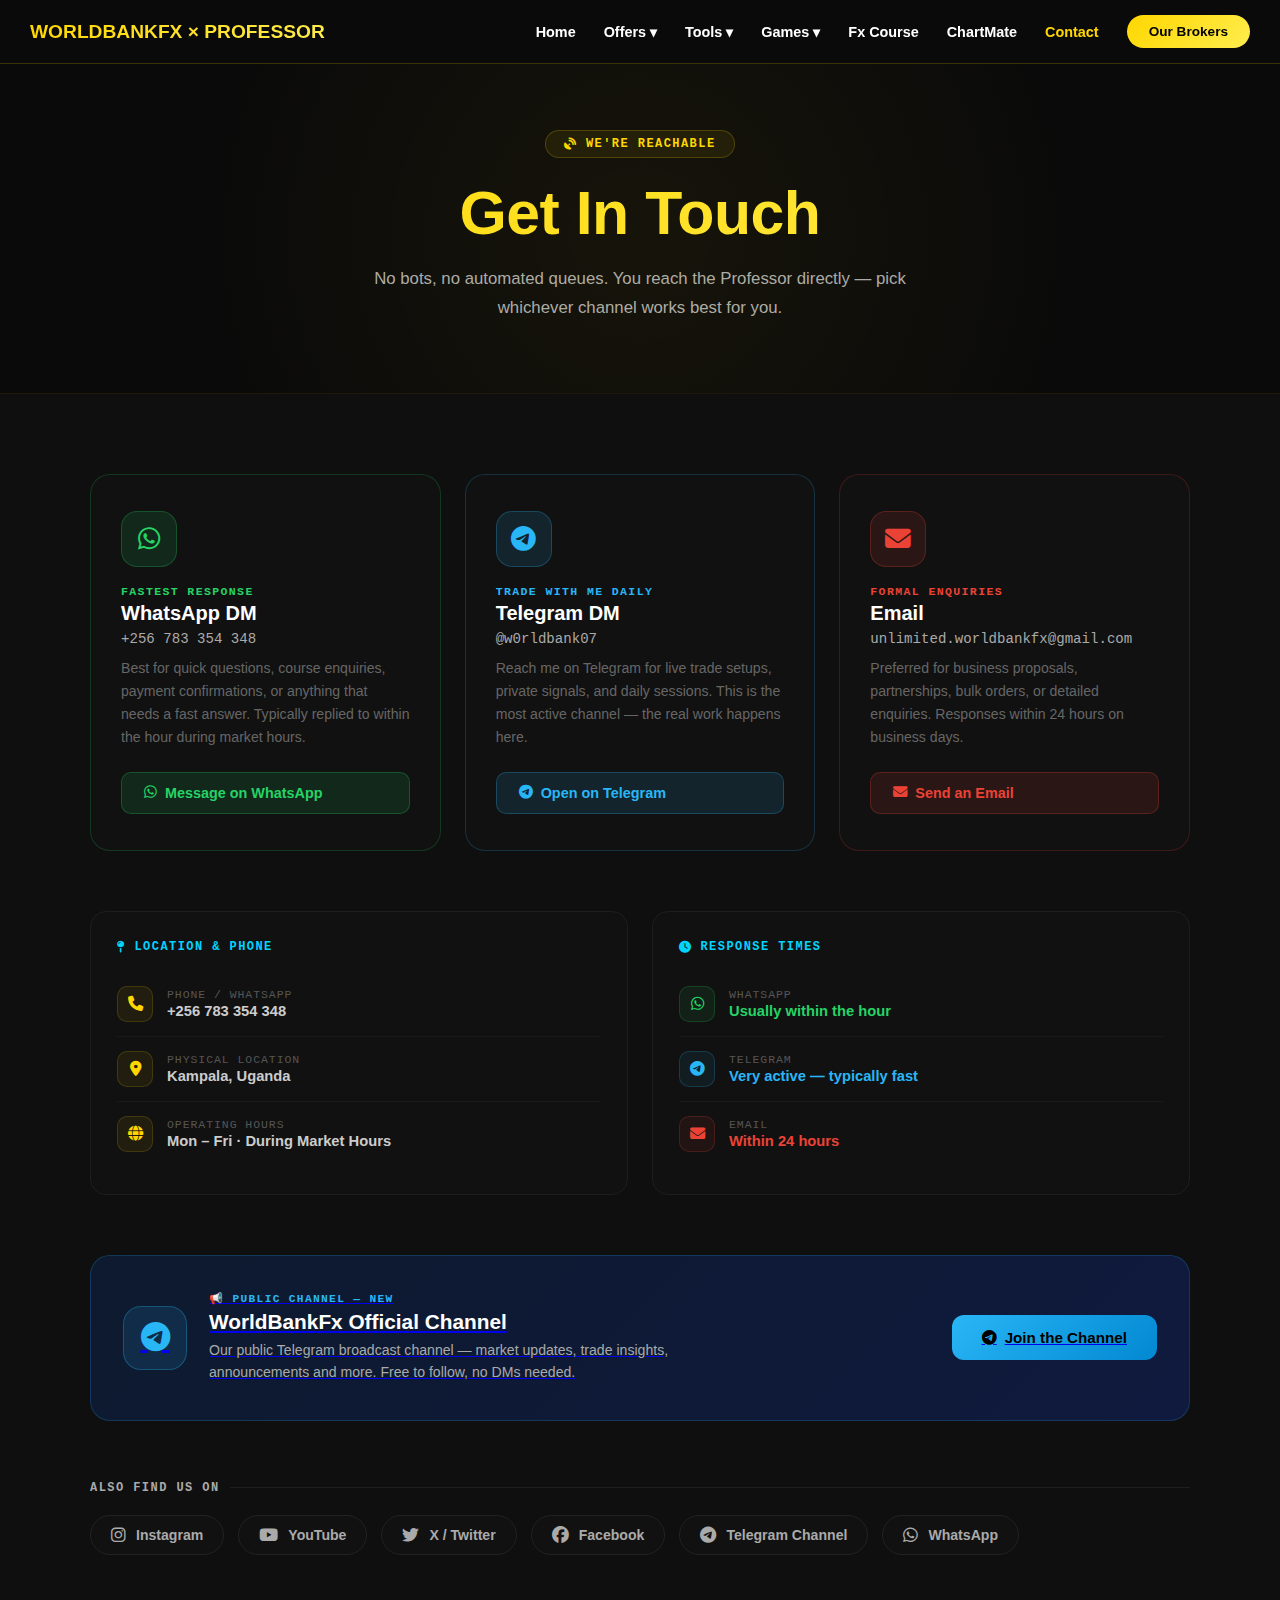
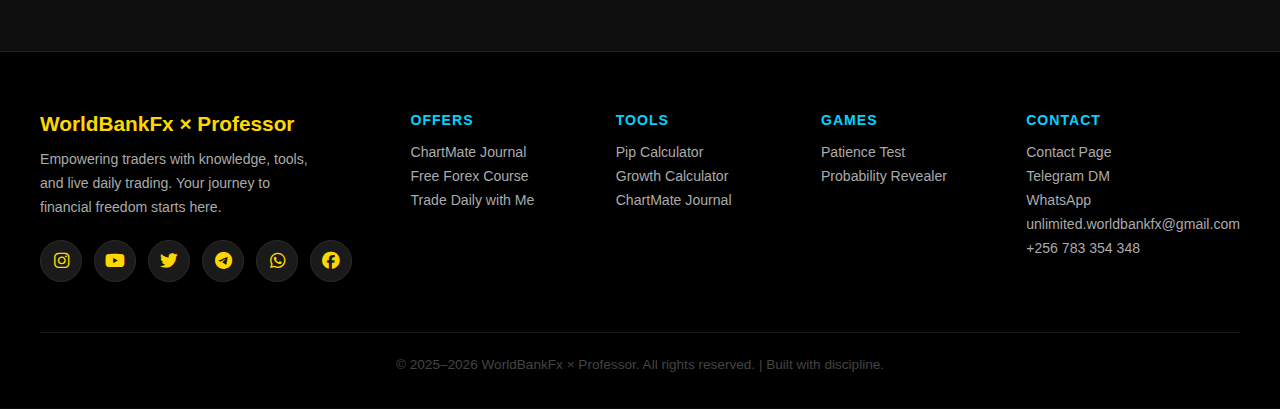
<file: contact.html>
<!DOCTYPE html>
<html lang="en">
<head>
  <meta charset="UTF-8">
  <meta name="viewport" content="width=device-width, initial-scale=1.0">
  <title>Contact | WorldBankFx × Professor</title>
  <meta name="description" content="Get in touch with WorldBankFx × Professor. Reach us on WhatsApp, Telegram, or Email. Based in Kampala, Uganda.">
  <meta name="author" content="WorldBankFx × Professor">
  <meta name="robots" content="index, follow">
  <link rel="canonical" href="https://worldbankfx.netlify.app/contact.html">
  <link rel="icon" type="image/svg+xml" href="data:image/svg+xml,<svg xmlns='http://www.w3.org/2000/svg' viewBox='0 0 100 100'><rect width='100' height='100' rx='18' fill='%230a0a0a'/><rect width='100' height='100' rx='18' fill='none' stroke='%23ffd700' stroke-width='4'/><text x='50' y='38' font-family='Georgia,serif' font-size='22' font-weight='900' fill='%23ffd700' text-anchor='middle'>WB</text><text x='50' y='65' font-family='Georgia,serif' font-size='22' font-weight='900' fill='%23ffd700' text-anchor='middle'>FX</text></svg>">
  <link rel="stylesheet" href="https://cdnjs.cloudflare.com/ajax/libs/font-awesome/6.4.0/css/all.min.css">
  <style>
    * { margin: 0; padding: 0; box-sizing: border-box; }
    html { scroll-behavior: smooth; }
    :root {
      --gold: #ffd700; --gold2: #ffed4e; --cyan: #00d4ff;
      --green: #10b981; --red: #ef4444;
      --bg: #0a0a0a; --bg2: #0f0f0f; --bg3: #1a1a1a; --bg4: #1a1a2e;
      --border: rgba(255,215,0,0.15); --text: #fff; --muted: #aaa;
    }
    body { font-family: -apple-system, BlinkMacSystemFont, 'Segoe UI', Roboto, sans-serif; background: var(--bg); color: var(--text); overflow-x: hidden; }

    /* ── SCROLLBAR ── */
    ::-webkit-scrollbar { width: 6px; }
    ::-webkit-scrollbar-track { background: var(--bg2); }
    ::-webkit-scrollbar-thumb { background: var(--gold); border-radius: 3px; }

    /* ── NAV ── */
    nav { position: fixed; top: 0; width: 100%; background: rgba(10,10,10,0.97); backdrop-filter: blur(12px); z-index: 1000; border-bottom: 1px solid rgba(255,215,0,0.2); }
    .nav-container { max-width: 1400px; margin: 0 auto; display: flex; justify-content: space-between; align-items: center; padding: 15px 30px; }
    .logo { font-size: 1.2rem; font-weight: 900; background: linear-gradient(135deg, var(--gold), var(--gold2)); -webkit-background-clip: text; -webkit-text-fill-color: transparent; cursor: pointer; text-decoration: none; white-space: nowrap; }
    .nav-links { display: flex; gap: 28px; list-style: none; align-items: center; }
    .nav-links a { color: #fff; text-decoration: none; font-weight: 600; font-size: 0.9rem; transition: color 0.3s; }
    .nav-links a:hover { color: var(--gold); }
    .dropdown { position: relative; }
    .dropdown-content { display: none; position: absolute; top: 100%; left: 0; background: #0f0f0f; min-width: 220px; border: 1px solid var(--gold); border-radius: 10px; margin-top: 4px; padding: 8px 0; z-index: 200; box-shadow: 0 10px 40px rgba(0,0,0,0.6); }
    .dropdown:hover .dropdown-content, .dropdown-content:hover { display: block; }
    .dropdown-content a { display: block; padding: 11px 20px; border-bottom: 1px solid #222; color: #ccc; font-size: 0.88rem; }
    .dropdown-content a:last-child { border-bottom: none; }
    .dropdown-content a:hover { background: rgba(255,215,0,0.08); color: var(--gold); }
    .nav-cta { background: linear-gradient(135deg, var(--gold), var(--gold2)); color: #000 !important; padding: 9px 22px; border-radius: 25px; font-weight: 800 !important; font-size: 0.85rem !important; transition: all 0.3s ease !important; cursor: pointer; border: none; }
    .nav-cta:hover { transform: translateY(-2px); box-shadow: 0 6px 20px rgba(255,215,0,0.35); color: #000 !important; }
    .mobile-menu-btn { display: none; font-size: 1.5rem; color: var(--gold); cursor: pointer; background: none; border: none; }
    .mobile-nav { display: none; position: fixed; top: 0; right: -100%; width: 80%; max-width: 380px; height: 100vh; background: #0d0d0d; z-index: 2000; padding: 80px 30px 30px; transition: right 0.3s ease; overflow-y: auto; border-left: 1px solid rgba(255,215,0,0.15); }
    .mobile-nav.active { right: 0; }
    .mobile-nav-close { position: absolute; top: 20px; right: 20px; font-size: 2rem; color: var(--gold); cursor: pointer; background: none; border: none; }
    .mobile-nav-links { list-style: none; }
    .mobile-nav-links li { margin-bottom: 6px; }
    .mobile-nav-links > li > a { color: #fff; text-decoration: none; font-size: 1.05rem; font-weight: 700; display: block; padding: 12px 0; border-bottom: 1px solid #1a1a1a; }
    .mobile-dropdown-toggle { display: flex; justify-content: space-between; align-items: center; cursor: pointer; color: #fff; font-size: 1.05rem; font-weight: 700; padding: 12px 0; border-bottom: 1px solid #1a1a1a; }
    .mobile-dropdown-content { max-height: 0; overflow: hidden; transition: max-height 0.3s ease; padding-left: 16px; }
    .mobile-dropdown-content.active { max-height: 400px; }
    .mobile-dropdown-content a { font-size: 0.95rem; padding: 9px 0; color: #aaa; display: block; text-decoration: none; border-bottom: 1px solid #161616; }
    .mobile-dropdown-content a:hover { color: var(--gold); }
    .mobile-nav-cta { display: block; margin-top: 24px; padding: 15px; background: linear-gradient(135deg,var(--gold),var(--gold2)); color: #000; text-align: center; border-radius: 10px; font-weight: 800; font-size: 1rem; text-decoration: none; cursor: pointer; border: none; width: 100%; }

    /* ── PAGE HERO ── */
    .page-hero { padding: 130px 20px 70px; text-align: center; background: var(--bg); border-bottom: 1px solid rgba(255,215,0,0.08); position: relative; overflow: hidden; }
    .page-hero::before { content: ''; position: absolute; inset: 0; background: radial-gradient(circle at 50% 60%, rgba(255,215,0,0.05) 0%, transparent 65%); pointer-events: none; }
    .page-hero-eyebrow { display: inline-flex; align-items: center; gap: 8px; background: rgba(255,215,0,0.07); border: 1px solid rgba(255,215,0,0.2); padding: 6px 18px; border-radius: 20px; margin-bottom: 20px; font-size: 0.75rem; color: var(--gold); font-family: monospace; letter-spacing: 0.12em; text-transform: uppercase; font-weight: 700; }
    .page-hero h1 { font-size: clamp(2.2rem, 5vw, 3.8rem); font-weight: 900; background: linear-gradient(135deg, var(--gold), var(--gold2)); -webkit-background-clip: text; -webkit-text-fill-color: transparent; margin-bottom: 16px; letter-spacing: -0.5px; }
    .page-hero p { color: var(--muted); font-size: 1.05rem; max-width: 560px; margin: 0 auto; line-height: 1.75; }

    /* ── MAIN CONTACT SECTION ── */
    .contact-section { padding: 80px 20px; background: var(--bg2); }
    .contact-inner { max-width: 1100px; margin: 0 auto; }

    /* ── PRIMARY CONTACT CARDS ── */
    .contact-primary { display: grid; grid-template-columns: repeat(3, 1fr); gap: 24px; margin-bottom: 60px; }
    .contact-card { background: #111; border-radius: 20px; border: 1px solid #222; padding: 36px 30px; text-decoration: none; color: inherit; display: flex; flex-direction: column; gap: 18px; transition: all 0.35s ease; position: relative; overflow: hidden; }
    .contact-card::before { content: ''; position: absolute; inset: 0; opacity: 0; transition: opacity 0.35s ease; border-radius: 20px; }
    .contact-card.whatsapp::before { background: radial-gradient(circle at 30% 30%, rgba(37,211,102,0.10) 0%, transparent 70%); }
    .contact-card.telegram-dm::before { background: radial-gradient(circle at 30% 30%, rgba(41,182,246,0.10) 0%, transparent 70%); }
    .contact-card.email::before { background: radial-gradient(circle at 30% 30%, rgba(234,67,53,0.10) 0%, transparent 70%); }
    .contact-card:hover { transform: translateY(-6px); }
    .contact-card:hover::before { opacity: 1; }
    .contact-card.whatsapp { border-color: rgba(37,211,102,0.2); }
    .contact-card.whatsapp:hover { border-color: rgba(37,211,102,0.5); box-shadow: 0 16px 48px rgba(37,211,102,0.12); }
    .contact-card.telegram-dm { border-color: rgba(41,182,246,0.2); }
    .contact-card.telegram-dm:hover { border-color: rgba(41,182,246,0.5); box-shadow: 0 16px 48px rgba(41,182,246,0.12); }
    .contact-card.email { border-color: rgba(234,67,53,0.2); }
    .contact-card.email:hover { border-color: rgba(234,67,53,0.5); box-shadow: 0 16px 48px rgba(234,67,53,0.12); }

    .cc-icon { width: 56px; height: 56px; border-radius: 16px; display: flex; align-items: center; justify-content: center; font-size: 1.6rem; flex-shrink: 0; }
    .cc-icon.green { background: rgba(37,211,102,0.12); color: #25D366; border: 1px solid rgba(37,211,102,0.25); }
    .cc-icon.blue { background: rgba(41,182,246,0.12); color: #29B6F6; border: 1px solid rgba(41,182,246,0.25); }
    .cc-icon.red { background: rgba(234,67,53,0.12); color: #ea4335; border: 1px solid rgba(234,67,53,0.25); }

    .cc-label { font-size: 0.72rem; font-family: monospace; text-transform: uppercase; letter-spacing: 0.12em; font-weight: 700; margin-bottom: 4px; }
    .cc-label.green { color: #25D366; }
    .cc-label.blue { color: #29B6F6; }
    .cc-label.red { color: #ea4335; }
    .cc-title { font-size: 1.25rem; font-weight: 800; color: #fff; margin-bottom: 6px; }
    .cc-handle { font-size: 0.88rem; color: var(--muted); font-family: monospace; margin-bottom: 10px; }
    .cc-desc { font-size: 0.88rem; color: #666; line-height: 1.65; flex: 1; }
    .cc-cta { display: inline-flex; align-items: center; gap: 8px; padding: 12px 22px; border-radius: 10px; font-weight: 700; font-size: 0.9rem; margin-top: 4px; transition: all 0.3s; }
    .cc-cta.green { background: rgba(37,211,102,0.12); color: #25D366; border: 1px solid rgba(37,211,102,0.25); }
    .cc-cta.green:hover { background: #25D366; color: #000; }
    .cc-cta.blue { background: rgba(41,182,246,0.12); color: #29B6F6; border: 1px solid rgba(41,182,246,0.25); }
    .cc-cta.blue:hover { background: #29B6F6; color: #000; }
    .cc-cta.red { background: rgba(234,67,53,0.12); color: #ea4335; border: 1px solid rgba(234,67,53,0.25); }
    .cc-cta.red:hover { background: #ea4335; color: #fff; }

    /* ── INFO ROW ── */
    .contact-info-row { display: grid; grid-template-columns: 1fr 1fr; gap: 24px; margin-bottom: 60px; }
    .info-card { background: #111; border-radius: 16px; border: 1px solid #1e1e1e; padding: 28px 26px; }
    .info-card-title { font-size: 0.75rem; font-family: monospace; text-transform: uppercase; letter-spacing: 0.12em; color: var(--cyan); font-weight: 700; margin-bottom: 18px; display: flex; align-items: center; gap: 8px; }
    .info-row { display: flex; align-items: center; gap: 14px; padding: 14px 0; border-bottom: 1px solid #1a1a1a; }
    .info-row:last-child { border-bottom: none; }
    .info-icon { width: 36px; height: 36px; border-radius: 10px; background: rgba(255,215,0,0.07); border: 1px solid rgba(255,215,0,0.15); display: flex; align-items: center; justify-content: center; color: var(--gold); font-size: 0.95rem; flex-shrink: 0; }
    .info-text-label { font-size: 0.72rem; color: #555; text-transform: uppercase; letter-spacing: 0.08em; font-family: monospace; margin-bottom: 2px; }
    .info-text-value { font-size: 0.92rem; color: #ccc; font-weight: 600; }
    .info-text-value a { color: #ccc; text-decoration: none; transition: color 0.2s; }
    .info-text-value a:hover { color: var(--gold); }

    /* ── COMMUNITY / CHANNEL CARD ── */
    .channel-card { background: linear-gradient(135deg, #0d1a2e, #0f1a3e); border-radius: 20px; border: 1px solid rgba(41,182,246,0.2); padding: 36px 32px; display: flex; align-items: center; justify-content: space-between; gap: 28px; margin-bottom: 60px; transition: all 0.35s ease; }
    .channel-card:hover { border-color: rgba(41,182,246,0.45); box-shadow: 0 16px 48px rgba(41,182,246,0.10); transform: translateY(-3px); }
    .channel-card-left { display: flex; align-items: center; gap: 22px; }
    .channel-badge { width: 64px; height: 64px; border-radius: 18px; background: rgba(41,182,246,0.12); border: 1px solid rgba(41,182,246,0.3); display: flex; align-items: center; justify-content: center; font-size: 1.9rem; color: #29B6F6; flex-shrink: 0; }
    .channel-eyebrow { font-size: 0.7rem; font-family: monospace; text-transform: uppercase; letter-spacing: 0.12em; color: #29B6F6; font-weight: 700; margin-bottom: 5px; }
    .channel-title { font-size: 1.3rem; font-weight: 800; color: #fff; margin-bottom: 5px; }
    .channel-desc { font-size: 0.88rem; color: var(--muted); line-height: 1.6; max-width: 500px; }
    .channel-join-btn { padding: 14px 30px; background: linear-gradient(135deg, #29B6F6, #0288d1); color: #000; border-radius: 12px; font-weight: 800; font-size: 0.95rem; text-decoration: none; white-space: nowrap; transition: all 0.3s; display: flex; align-items: center; gap: 8px; flex-shrink: 0; }
    .channel-join-btn:hover { transform: translateY(-2px); box-shadow: 0 8px 24px rgba(41,182,246,0.35); }

    /* ── SOCIALS STRIP ── */
    .socials-section { padding: 0 0 16px; }
    .socials-title { font-size: 0.75rem; font-family: monospace; text-transform: uppercase; letter-spacing: 0.12em; color: var(--muted); font-weight: 700; margin-bottom: 20px; display: flex; align-items: center; gap: 10px; }
    .socials-title::after { content: ''; flex: 1; height: 1px; background: #1e1e1e; }
    .socials-grid { display: flex; gap: 14px; flex-wrap: wrap; }
    .social-pill { display: inline-flex; align-items: center; gap: 10px; padding: 11px 20px; border-radius: 50px; text-decoration: none; font-size: 0.88rem; font-weight: 700; border: 1px solid #222; background: #111; color: var(--muted); transition: all 0.3s ease; }
    .social-pill i { font-size: 1.05rem; }
    .social-pill:hover { transform: translateY(-2px); }
    .social-pill.instagram:hover { border-color: #e1306c; color: #e1306c; background: rgba(225,48,108,0.07); }
    .social-pill.youtube:hover { border-color: #ff0000; color: #ff0000; background: rgba(255,0,0,0.07); }
    .social-pill.twitter:hover { border-color: #1DA1F2; color: #1DA1F2; background: rgba(29,161,242,0.07); }
    .social-pill.facebook:hover { border-color: #1877f2; color: #1877f2; background: rgba(24,119,242,0.07); }
    .social-pill.telegram-ch:hover { border-color: #29B6F6; color: #29B6F6; background: rgba(41,182,246,0.07); }
    .social-pill.whatsapp-s:hover { border-color: #25D366; color: #25D366; background: rgba(37,211,102,0.07); }

    /* ── FOOTER ── */
    footer { background: #000; padding: 60px 20px 36px; border-top: 1px solid #222; }
    .footer-content { max-width: 1200px; margin: 0 auto; }
    .footer-top { display: grid; grid-template-columns: 2fr 1fr 1fr 1fr 1fr; gap: 40px; margin-bottom: 50px; }
    .footer-brand h3 { color: var(--gold); font-size: 1.3rem; margin-bottom: 12px; }
    .footer-brand p { color: var(--muted); font-size: 0.88rem; line-height: 1.7; max-width: 280px; margin-bottom: 20px; }
    .footer-social { display: flex; gap: 12px; flex-wrap: wrap; }
    .social-link { width: 42px; height: 42px; background: #1a1a1a; border-radius: 50%; display: flex; align-items: center; justify-content: center; font-size: 1.1rem; transition: all 0.3s ease; text-decoration: none; color: var(--gold); border: 1px solid #2a2a2a; }
    .social-link:hover { background: var(--gold); color: #000; transform: scale(1.1); border-color: var(--gold); }
    .footer-col h4 { color: var(--cyan); margin-bottom: 16px; font-size: 0.88rem; text-transform: uppercase; letter-spacing: 1px; }
    .footer-col a { display: block; color: var(--muted); margin: 8px 0; text-decoration: none; font-size: 0.88rem; transition: color 0.3s; }
    .footer-col a:hover { color: var(--gold); }
    .footer-col p { color: var(--muted); font-size: 0.88rem; margin: 8px 0; }
    .footer-bottom { text-align: center; color: #444; padding-top: 24px; border-top: 1px solid #1a1a1a; font-size: 0.85rem; }

    /* ── BACK TO TOP ── */
    .back-to-top { position: fixed; bottom: 28px; right: 28px; width: 46px; height: 46px; background: linear-gradient(135deg,var(--gold),var(--gold2)); border: none; border-radius: 50%; color: #000; font-size: 1.2rem; cursor: pointer; opacity: 0; visibility: hidden; transition: all 0.3s ease; z-index: 999; box-shadow: 0 4px 15px rgba(255,215,0,0.3); }
    .back-to-top.show { opacity: 1; visibility: visible; }
    .back-to-top:hover { transform: translateY(-4px); box-shadow: 0 8px 24px rgba(255,215,0,0.5); }

    /* ── RESPONSIVE ── */
    @media (max-width: 968px) {
      .nav-links { display: none; }
      .mobile-menu-btn { display: block; }
      .mobile-nav { display: block; }
      .contact-primary { grid-template-columns: 1fr; }
      .contact-info-row { grid-template-columns: 1fr; }
      .channel-card { flex-direction: column; align-items: flex-start; }
      .channel-join-btn { width: 100%; justify-content: center; }
      .footer-top { grid-template-columns: 1fr 1fr; gap: 30px; }
      .footer-brand { grid-column: 1 / -1; }
    }
    @media (max-width: 640px) {
      .nav-container { padding: 14px 16px; }
      .logo { font-size: 0.95rem; }
      .footer-top { grid-template-columns: 1fr 1fr; }
    }
  </style>
</head>
<body>

  <!-- ══ NAV ══ -->
  <nav>
    <div class="nav-container">
      <a href="index.html" class="logo">WORLDBANKFX × PROFESSOR</a>
      <ul class="nav-links">
        <li><a href="index.html">Home</a></li>
        <li class="dropdown">
          <a href="#services">Offers ▾</a>
          <div class="dropdown-content">
            <a href="journal.html">📓 ChartMate Journal</a>
            <a href="forex-course.html">📈 Free Forex Course</a>
            <a href="index.html" onclick="openPayment && openPayment('Trading Playbook PDF — 5 Pages','$49.99'); return false;">📄 Trading Playbook PDF</a>
            <a href="https://t.me/w0rldbank07" target="_blank" rel="noopener noreferrer">🔐 Trade Daily with Me</a>
          </div>
        </li>
        <li class="dropdown">
          <a href="#tools">Tools ▾</a>
          <div class="dropdown-content">
            <a href="pip-calculator.html">🧮 Pip Calculator</a>
            <a href="trading-growth-calculator.html">📈 Growth Calculator</a>
          </div>
        </li>
        <li class="dropdown">
          <a href="#games">Games ▾</a>
          <div class="dropdown-content">
            <a href="patience-test.html">⏳ Patience Test</a>
            <a href="revenge-breaker.html">🎲 Probability Revealer</a>
          </div>
        </li>
        <li><a href="forex-course.html">Fx Course</a></li>
        <li><a href="journal.html">ChartMate</a></li>
        <li><a href="contact.html" style="color:var(--gold)">Contact</a></li>
        <li><button class="nav-cta" onclick="window.location.href='index.html#brokers'">Our Brokers</button></li>
      </ul>
      <button class="mobile-menu-btn" onclick="toggleMobileMenu()"><i class="fas fa-bars"></i></button>
    </div>
  </nav>

  <!-- ══ MOBILE NAV ══ -->
  <div class="mobile-nav" id="mobileNav">
    <button class="mobile-nav-close" onclick="toggleMobileMenu()"><i class="fas fa-times"></i></button>
    <ul class="mobile-nav-links">
      <li><a href="index.html" onclick="toggleMobileMenu()">Home</a></li>
      <li>
        <div class="mobile-dropdown-toggle" onclick="toggleMobileDropdown(this)"><span>Offers</span><i class="fas fa-chevron-down"></i></div>
        <div class="mobile-dropdown-content">
          <a href="journal.html" onclick="toggleMobileMenu()">📓 ChartMate Journal</a>
          <a href="forex-course.html" onclick="toggleMobileMenu()">📈 Free Forex Course</a>
          <a href="https://t.me/w0rldbank07" target="_blank" rel="noopener noreferrer" onclick="toggleMobileMenu()">🔐 Trade Daily with Me</a>
        </div>
      </li>
      <li>
        <div class="mobile-dropdown-toggle" onclick="toggleMobileDropdown(this)"><span>Tools</span><i class="fas fa-chevron-down"></i></div>
        <div class="mobile-dropdown-content">
          <a href="pip-calculator.html" onclick="toggleMobileMenu()">🧮 Pip Calculator</a>
          <a href="trading-growth-calculator.html" onclick="toggleMobileMenu()">📈 Growth Calculator</a>
        </div>
      </li>
      <li>
        <div class="mobile-dropdown-toggle" onclick="toggleMobileDropdown(this)"><span>Games</span><i class="fas fa-chevron-down"></i></div>
        <div class="mobile-dropdown-content">
          <a href="patience-test.html" onclick="toggleMobileMenu()">⏳ Patience Test</a>
          <a href="revenge-breaker.html" onclick="toggleMobileMenu()">🎲 Probability Revealer</a>
        </div>
      </li>
      <li><a href="forex-course.html" onclick="toggleMobileMenu()">Fx Course</a></li>
      <li><a href="journal.html" onclick="toggleMobileMenu()">ChartMate Journal</a></li>
      <li><a href="contact.html" onclick="toggleMobileMenu()">Contact</a></li>
      <button class="mobile-nav-cta" onclick="toggleMobileMenu()">🏦 Our Brokers</button>
    </ul>
  </div>

  <!-- ══ PAGE HERO ══ -->
  <div class="page-hero">
    <div class="page-hero-eyebrow"><i class="fas fa-satellite-dish"></i> We're reachable</div>
    <h1>Get In Touch</h1>
    <p>No bots, no automated queues. You reach the Professor directly — pick whichever channel works best for you.</p>
  </div>

  <!-- ══ CONTACT SECTION ══ -->
  <section class="contact-section">
    <div class="contact-inner">

      <!-- Primary contact cards -->
      <div class="contact-primary">

        <!-- WhatsApp -->
        <a href="https://wa.me/256783354348" target="_blank" rel="noopener noreferrer" class="contact-card whatsapp">
          <div class="cc-icon green"><i class="fab fa-whatsapp"></i></div>
          <div>
            <div class="cc-label green">Fastest Response</div>
            <div class="cc-title">WhatsApp DM</div>
            <div class="cc-handle">+256 783 354 348</div>
            <div class="cc-desc">Best for quick questions, course enquiries, payment confirmations, or anything that needs a fast answer. Typically replied to within the hour during market hours.</div>
          </div>
          <span class="cc-cta green"><i class="fab fa-whatsapp"></i> Message on WhatsApp</span>
        </a>

        <!-- Telegram DM -->
        <a href="https://t.me/w0rldbank07" target="_blank" rel="noopener noreferrer" class="contact-card telegram-dm">
          <div class="cc-icon blue"><i class="fab fa-telegram"></i></div>
          <div>
            <div class="cc-label blue">Trade With Me Daily</div>
            <div class="cc-title">Telegram DM</div>
            <div class="cc-handle">@w0rldbank07</div>
            <div class="cc-desc">Reach me on Telegram for live trade setups, private signals, and daily sessions. This is the most active channel — the real work happens here.</div>
          </div>
          <span class="cc-cta blue"><i class="fab fa-telegram"></i> Open on Telegram</span>
        </a>

        <!-- Email -->
        <a href="mailto:unlimited.worldbankfx@gmail.com" class="contact-card email">
          <div class="cc-icon red"><i class="fas fa-envelope"></i></div>
          <div>
            <div class="cc-label red">Formal Enquiries</div>
            <div class="cc-title">Email</div>
            <div class="cc-handle">unlimited.worldbankfx@gmail.com</div>
            <div class="cc-desc">Preferred for business proposals, partnerships, bulk orders, or detailed enquiries. Responses within 24 hours on business days.</div>
          </div>
          <span class="cc-cta red"><i class="fas fa-envelope"></i> Send an Email</span>
        </a>

      </div>

      <!-- Info row -->
      <div class="contact-info-row">

        <!-- Phone & Location -->
        <div class="info-card">
          <div class="info-card-title"><i class="fas fa-map-pin"></i> Location & Phone</div>
          <div class="info-row">
            <div class="info-icon"><i class="fas fa-phone"></i></div>
            <div>
              <div class="info-text-label">Phone / WhatsApp</div>
              <div class="info-text-value"><a href="tel:+256783354348">+256 783 354 348</a></div>
            </div>
          </div>
          <div class="info-row">
            <div class="info-icon"><i class="fas fa-map-marker-alt"></i></div>
            <div>
              <div class="info-text-label">Physical Location</div>
              <div class="info-text-value">Kampala, Uganda</div>
            </div>
          </div>
          <div class="info-row">
            <div class="info-icon"><i class="fas fa-globe"></i></div>
            <div>
              <div class="info-text-label">Operating Hours</div>
              <div class="info-text-value">Mon – Fri · During Market Hours</div>
            </div>
          </div>
        </div>

        <!-- Response guide -->
        <div class="info-card">
          <div class="info-card-title"><i class="fas fa-clock"></i> Response Times</div>
          <div class="info-row">
            <div class="info-icon" style="background:rgba(37,211,102,0.08);border-color:rgba(37,211,102,0.2);color:#25D366"><i class="fab fa-whatsapp"></i></div>
            <div>
              <div class="info-text-label">WhatsApp</div>
              <div class="info-text-value" style="color:#25D366">Usually within the hour</div>
            </div>
          </div>
          <div class="info-row">
            <div class="info-icon" style="background:rgba(41,182,246,0.08);border-color:rgba(41,182,246,0.2);color:#29B6F6"><i class="fab fa-telegram"></i></div>
            <div>
              <div class="info-text-label">Telegram</div>
              <div class="info-text-value" style="color:#29B6F6">Very active — typically fast</div>
            </div>
          </div>
          <div class="info-row">
            <div class="info-icon" style="background:rgba(234,67,53,0.08);border-color:rgba(234,67,53,0.2);color:#ea4335"><i class="fas fa-envelope"></i></div>
            <div>
              <div class="info-text-label">Email</div>
              <div class="info-text-value" style="color:#ea4335">Within 24 hours</div>
            </div>
          </div>
        </div>

      </div>

      <!-- Telegram Public Channel -->
      <a href="https://t.me/WorldBank02" target="_blank" rel="noopener noreferrer" class="channel-card">
        <div class="channel-card-left">
          <div class="channel-badge"><i class="fab fa-telegram"></i></div>
          <div>
            <div class="channel-eyebrow">📢 Public Channel — New</div>
            <div class="channel-title">WorldBankFx Official Channel</div>
            <div class="channel-desc">Our public Telegram broadcast channel — market updates, trade insights, announcements and more. Free to follow, no DMs needed.</div>
          </div>
        </div>
        <span class="channel-join-btn"><i class="fab fa-telegram"></i> Join the Channel</span>
      </a>

      <!-- Socials -->
      <div class="socials-section">
        <div class="socials-title">Also find us on</div>
        <div class="socials-grid">
          <a href="https://www.instagram.com/_thedigitalprofessor/" target="_blank" rel="noopener noreferrer" class="social-pill instagram">
            <i class="fab fa-instagram"></i> Instagram
          </a>
          <a href="https://www.youtube.com/@TheWorldBankProfessor" target="_blank" rel="noopener noreferrer" class="social-pill youtube">
            <i class="fab fa-youtube"></i> YouTube
          </a>
          <a href="https://x.com/DigitoProfessor" target="_blank" rel="noopener noreferrer" class="social-pill twitter">
            <i class="fab fa-twitter"></i> X / Twitter
          </a>
          <a href="https://www.facebook.com/TheDig1talProfessor" target="_blank" rel="noopener noreferrer" class="social-pill facebook">
            <i class="fab fa-facebook"></i> Facebook
          </a>
          <a href="https://t.me/WorldBank02" target="_blank" rel="noopener noreferrer" class="social-pill telegram-ch">
            <i class="fab fa-telegram"></i> Telegram Channel
          </a>
          <a href="https://wa.me/256783354348" target="_blank" rel="noopener noreferrer" class="social-pill whatsapp-s">
            <i class="fab fa-whatsapp"></i> WhatsApp
          </a>
        </div>
      </div>

    </div>
  </section>

  <!-- ══ FOOTER ══ -->
  <footer>
    <div class="footer-content">
      <div class="footer-top">
        <div class="footer-brand">
          <h3>WorldBankFx × Professor</h3>
          <p>Empowering traders with knowledge, tools, and live daily trading. Your journey to financial freedom starts here.</p>
          <div class="footer-social">
            <a href="https://www.instagram.com/_thedigitalprofessor/" target="_blank" rel="noopener noreferrer" class="social-link"><i class="fab fa-instagram"></i></a>
            <a href="https://www.youtube.com/@TheWorldBankProfessor" target="_blank" rel="noopener noreferrer" class="social-link"><i class="fab fa-youtube"></i></a>
            <a href="https://x.com/DigitoProfessor" target="_blank" rel="noopener noreferrer" class="social-link"><i class="fab fa-twitter"></i></a>
            <a href="https://t.me/w0rldbank07" target="_blank" rel="noopener noreferrer" class="social-link"><i class="fab fa-telegram"></i></a>
            <a href="https://wa.me/256783354348" target="_blank" rel="noopener noreferrer" class="social-link"><i class="fab fa-whatsapp"></i></a>
            <a href="https://www.facebook.com/TheDig1talProfessor" target="_blank" rel="noopener noreferrer" class="social-link"><i class="fab fa-facebook"></i></a>
          </div>
        </div>
        <div class="footer-col">
          <h4>Offers</h4>
          <a href="journal.html">ChartMate Journal</a>
          <a href="forex-course.html">Free Forex Course</a>
          <a href="https://t.me/w0rldbank07" target="_blank" rel="noopener noreferrer">Trade Daily with Me</a>
        </div>
        <div class="footer-col">
          <h4>Tools</h4>
          <a href="pip-calculator.html">Pip Calculator</a>
          <a href="trading-growth-calculator.html">Growth Calculator</a>
          <a href="journal.html">ChartMate Journal</a>
        </div>
        <div class="footer-col">
          <h4>Games</h4>
          <a href="patience-test.html">Patience Test</a>
          <a href="revenge-breaker.html">Probability Revealer</a>
        </div>
        <div class="footer-col">
          <h4>Contact</h4>
          <a href="contact.html">Contact Page</a>
          <a href="https://t.me/w0rldbank07" target="_blank" rel="noopener noreferrer">Telegram DM</a>
          <a href="https://wa.me/256783354348" target="_blank" rel="noopener noreferrer">WhatsApp</a>
          <a href="mailto:unlimited.worldbankfx@gmail.com">unlimited.worldbankfx@gmail.com</a>
          <p>+256 783 354 348</p>
        </div>
      </div>
      <div class="footer-bottom">
        <p>© 2025–2026 WorldBankFx × Professor. All rights reserved. | Built with discipline.</p>
      </div>
    </div>
  </footer>

  <button class="back-to-top" id="backToTop" onclick="window.scrollTo({top:0,behavior:'smooth'})">
    <i class="fas fa-arrow-up"></i>
  </button>

  <script>
    function toggleMobileMenu() {
      document.getElementById('mobileNav').classList.toggle('active');
    }
    function toggleMobileDropdown(el) {
      const content = el.nextElementSibling;
      const isActive = content.classList.contains('active');
      document.querySelectorAll('.mobile-dropdown-content').forEach(c => c.classList.remove('active'));
      document.querySelectorAll('.mobile-dropdown-toggle i').forEach(i => i.style.transform = 'rotate(0)');
      if (!isActive) {
        content.classList.add('active');
        el.querySelector('i').style.transform = 'rotate(180deg)';
      }
    }
    document.addEventListener('click', function(e) {
      const nav = document.getElementById('mobileNav');
      const btn = document.querySelector('.mobile-menu-btn');
      if (nav.classList.contains('active') && !nav.contains(e.target) && !btn.contains(e.target)) {
        nav.classList.remove('active');
      }
    });
    window.addEventListener('scroll', () => {
      document.getElementById('backToTop').classList.toggle('show', window.pageYOffset > 300);
    });
  </script>
</body>
</html>
</file>
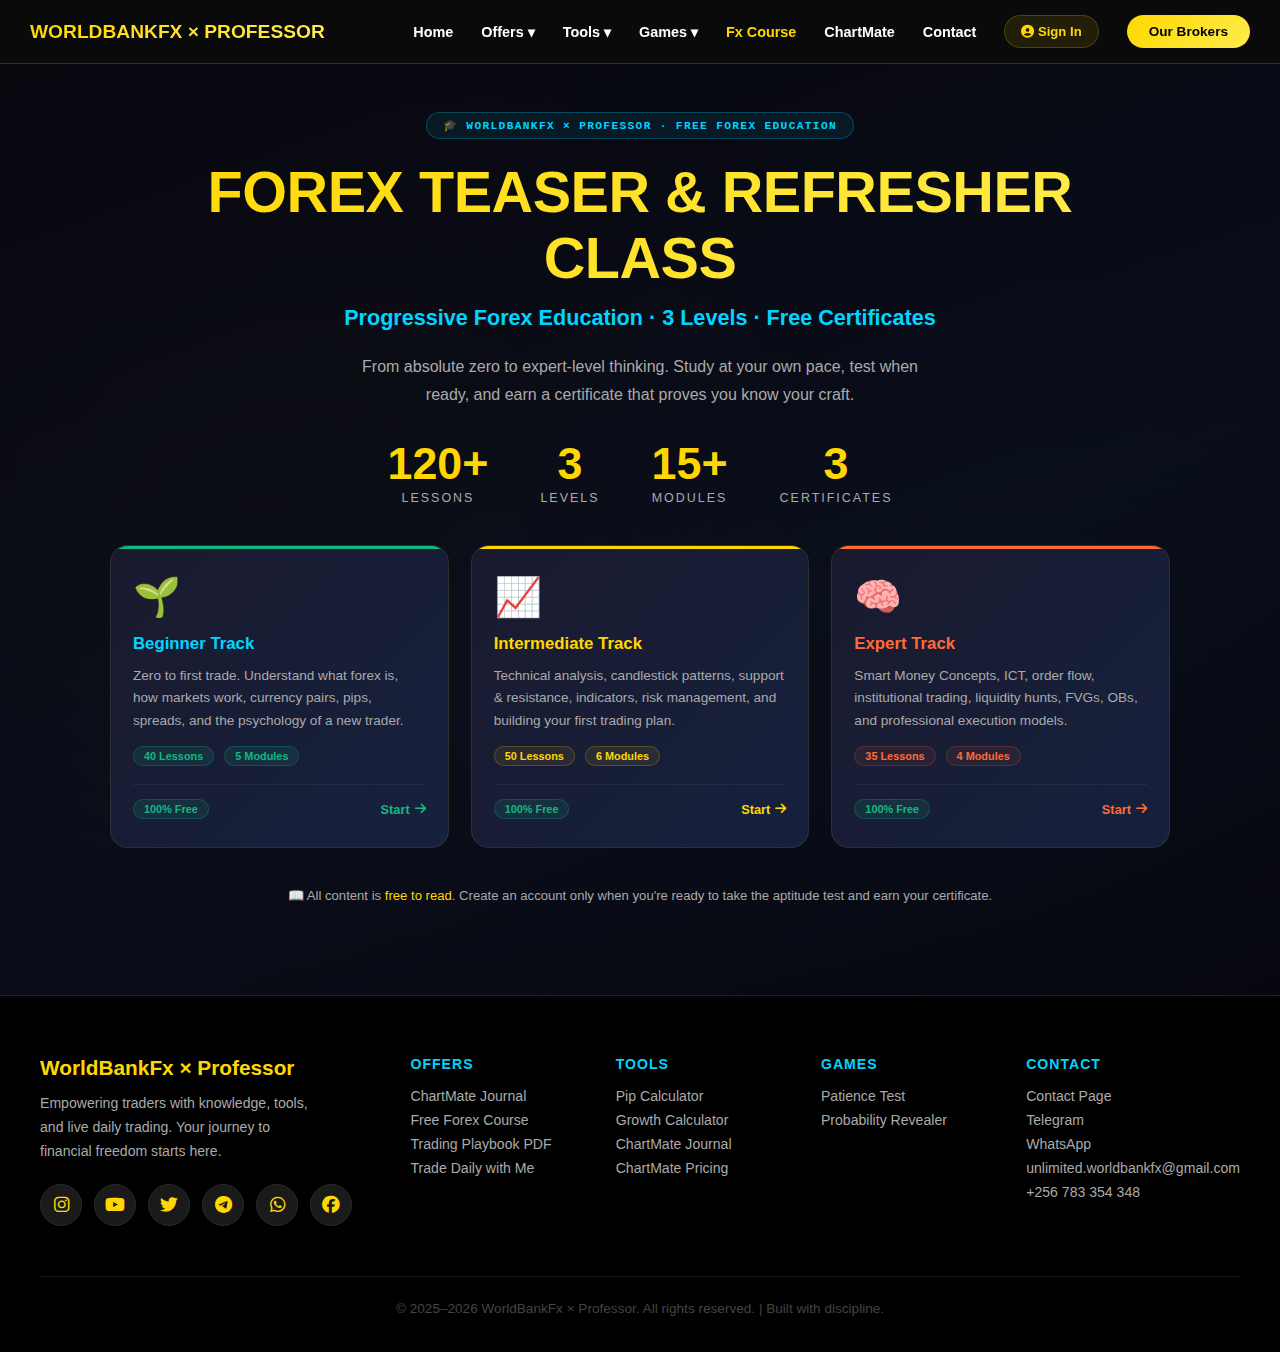
<file: forex-course.html>
<!DOCTYPE html>
<html lang="en">
<head>
<meta charset="UTF-8">
<meta name="viewport" content="width=device-width, initial-scale=1.0">
<title>WorldBankFx × The Teaser Class | Forex Refresher Course</title>
<link rel="stylesheet" href="https://cdnjs.cloudflare.com/ajax/libs/font-awesome/6.4.0/css/all.min.css">

<style>
/* ============================================
   WORLDBANKFX TEASER CLASS - CORE STYLES
   Theme: Dark #0a0a0a | Gold #ffd700 | Cyan #00d4ff
============================================ */
*{margin:0;padding:0;box-sizing:border-box;}
html{scroll-behavior:smooth;}
:root{
  --bg:#0a0a0a;
  --bg2:#0f0f0f;
  --bg3:#141414;
  --bg4:#1a1a1a;
  --gold:#ffd700;
  --gold2:#ffed4e;
  --cyan:#00d4ff;
  --green:#10b981;
  --red:#ef4444;
  --text:#fff;
  --muted:#aaa;
  --border:rgba(255,215,0,0.2);
}
body{font-family:-apple-system,BlinkMacSystemFont,'Segoe UI',Roboto,sans-serif;background:var(--bg);color:var(--text);overflow-x:hidden;}

/* SCROLLBAR */
::-webkit-scrollbar{width:6px;}
::-webkit-scrollbar-track{background:var(--bg2);}
::-webkit-scrollbar-thumb{background:var(--gold);border-radius:3px;}

/* ===== NAV ===== */
nav{position:fixed;top:0;width:100%;background:rgba(10,10,10,0.97);backdrop-filter:blur(12px);z-index:1000;border-bottom:1px solid rgba(255,215,0,0.2);}
.nav-container{max-width:1400px;margin:0 auto;display:flex;justify-content:space-between;align-items:center;padding:15px 30px;}
.logo{font-size:1.2rem;font-weight:900;background:linear-gradient(135deg,var(--gold),var(--gold2));-webkit-background-clip:text;-webkit-text-fill-color:transparent;cursor:pointer;text-decoration:none;white-space:nowrap;}
.nav-links{display:flex;gap:28px;list-style:none;align-items:center;}
.nav-links a{color:#fff;text-decoration:none;font-weight:600;font-size:0.9rem;transition:color 0.3s;}
.nav-links a:hover{color:var(--gold);}
.dropdown{position:relative;}
.dropdown-content{display:none;position:absolute;top:100%;left:0;background:#0f0f0f;min-width:220px;border:1px solid var(--gold);border-radius:10px;margin-top:4px;padding:8px 0;z-index:200;box-shadow:0 10px 40px rgba(0,0,0,0.6);}
.dropdown:hover .dropdown-content,.dropdown-content:hover{display:block;}
.dropdown-content a{display:block;padding:11px 20px;border-bottom:1px solid #222;color:#ccc;font-size:0.88rem;}
.dropdown-content a:last-child{border-bottom:none;}
.dropdown-content a:hover{background:rgba(255,215,0,0.08);color:var(--gold);}
.nav-cta{background:linear-gradient(135deg,var(--gold),var(--gold2));color:#000 !important;padding:9px 22px;border-radius:25px;font-weight:800 !important;font-size:0.85rem !important;transition:all 0.3s ease !important;cursor:pointer;border:none;}
.nav-cta:hover{transform:translateY(-2px);box-shadow:0 6px 20px rgba(255,215,0,0.35);color:#000 !important;}
.mobile-menu-btn{display:none;font-size:1.5rem;color:var(--gold);cursor:pointer;background:none;border:none;}
.mobile-nav{display:none;position:fixed;top:0;right:-100%;width:80%;max-width:380px;height:100vh;background:#0d0d0d;z-index:2000;padding:80px 30px 30px;transition:right 0.3s ease;overflow-y:auto;border-left:1px solid rgba(255,215,0,0.15);}
.mobile-nav.active{right:0;}
.mobile-nav-close{position:absolute;top:20px;right:20px;font-size:2rem;color:var(--gold);cursor:pointer;background:none;border:none;}
.mobile-nav-links{list-style:none;}
.mobile-nav-links li{margin-bottom:6px;}
.mobile-nav-links > li > a{color:#fff;text-decoration:none;font-size:1.05rem;font-weight:700;display:block;padding:12px 0;border-bottom:1px solid #1a1a1a;}
.mobile-dropdown-toggle{display:flex;justify-content:space-between;align-items:center;cursor:pointer;color:#fff;font-size:1.05rem;font-weight:700;padding:12px 0;border-bottom:1px solid #1a1a1a;}
.mobile-dropdown-content{max-height:0;overflow:hidden;transition:max-height 0.3s ease;padding-left:16px;}
.mobile-dropdown-content.active{max-height:400px;}
.mobile-dropdown-content a{font-size:0.95rem;padding:9px 0;color:#aaa;display:block;text-decoration:none;border-bottom:1px solid #161616;}
.mobile-dropdown-content a:hover{color:var(--gold);}
.mobile-nav-cta{display:block;margin-top:24px;padding:15px;background:linear-gradient(135deg,var(--gold),var(--gold2));color:#000;text-align:center;border-radius:10px;font-weight:800;font-size:1rem;text-decoration:none;cursor:pointer;border:none;width:100%;}
/* Course-specific nav elements */
.nav-course-extras{display:flex;align-items:center;gap:12px;}
/* FOOTER */
footer{background:#000;padding:60px 20px 36px;border-top:1px solid #222;}
.footer-content{max-width:1200px;margin:0 auto;}
.footer-top{display:grid;grid-template-columns:2fr 1fr 1fr 1fr 1fr;gap:40px;margin-bottom:50px;}
.footer-brand h3{color:var(--gold);font-size:1.3rem;margin-bottom:12px;}
.footer-brand p{color:var(--muted);font-size:0.88rem;line-height:1.7;max-width:280px;margin-bottom:20px;}
.footer-social{display:flex;gap:12px;flex-wrap:wrap;}
.social-link{width:42px;height:42px;background:#1a1a1a;border-radius:50%;display:flex;align-items:center;justify-content:center;font-size:1.1rem;transition:all 0.3s ease;text-decoration:none;color:var(--gold);border:1px solid #2a2a2a;}
.social-link:hover{background:var(--gold);color:#000;transform:scale(1.1);border-color:var(--gold);}
.footer-col h4{color:var(--cyan);margin-bottom:16px;font-size:0.88rem;text-transform:uppercase;letter-spacing:1px;}
.footer-col a{display:block;color:var(--muted);margin:8px 0;text-decoration:none;font-size:0.88rem;transition:color 0.3s;}
.footer-col a:hover{color:var(--gold);}
.footer-col p{color:var(--muted);font-size:0.88rem;margin:8px 0;}
.footer-bottom{text-align:center;color:#444;padding-top:24px;border-top:1px solid #1a1a1a;font-size:0.85rem;}
/* BACK TO TOP */
.back-to-top{position:fixed;bottom:28px;right:28px;width:46px;height:46px;background:linear-gradient(135deg,var(--gold),var(--gold2));border:none;border-radius:50%;color:#000;font-size:1.2rem;cursor:pointer;opacity:0;visibility:hidden;transition:all 0.3s ease;z-index:999;box-shadow:0 4px 15px rgba(255,215,0,0.3);}
.back-to-top.show{opacity:1;visibility:visible;}
.back-to-top:hover{transform:translateY(-4px);box-shadow:0 8px 24px rgba(255,215,0,0.5);}
/* PAYMENT MODAL */
#paymentModal{display:none;position:fixed;inset:0;background:rgba(0,0,0,0.92);z-index:10000;align-items:center;justify-content:center;}
.payment-inner{background:#1a1a2e;padding:40px;border-radius:20px;max-width:500px;width:90%;border:2px solid var(--gold);position:relative;box-shadow:0 20px 60px rgba(0,0,0,0.8);}
.payment-close{position:absolute;top:16px;right:20px;font-size:1.8rem;color:#fff;background:none;border:none;cursor:pointer;line-height:1;}
.payment-product{font-size:1.6rem;font-weight:900;color:var(--gold);margin-bottom:6px;}
.payment-price{font-size:2.2rem;color:var(--cyan);font-weight:900;margin-bottom:28px;}
.payment-methods{display:flex;flex-direction:column;gap:12px;}
.pay-btn{padding:16px;border-radius:10px;font-weight:700;font-size:1rem;cursor:pointer;transition:all 0.3s ease;display:flex;align-items:center;justify-content:center;gap:10px;text-decoration:none;color:#fff;border:none;}
.pay-btn:hover{transform:translateY(-2px);filter:brightness(1.1);}
.pay-paypal{background:#0070ba;}
.pay-whatsapp{background:#25D366;}
.pay-email{background:#ea4335;}
.payment-details{margin-top:20px;padding:18px;background:rgba(255,215,0,0.07);border-radius:10px;border:1px solid rgba(255,215,0,0.2);}
.payment-details p{font-size:0.88rem;color:var(--muted);margin:5px 0;}
.payment-details strong{color:var(--gold);}
.payment-details small{display:block;margin-top:12px;font-size:0.82rem;color:#666;}
/* BROKERS MODAL */
#brokersModal{display:none;position:fixed;inset:0;background:rgba(0,0,0,0.92);z-index:10000;align-items:center;justify-content:center;}
.brokers-inner{background:#1a1a2e;padding:38px 36px;border-radius:20px;max-width:400px;width:90%;border:2px solid var(--gold);position:relative;box-shadow:0 20px 60px rgba(0,0,0,0.8);text-align:center;}
.brokers-close{position:absolute;top:14px;right:18px;font-size:1.8rem;color:#fff;background:none;border:none;cursor:pointer;line-height:1;transition:color 0.2s;}
.brokers-close:hover{color:var(--gold);}
.brokers-eyebrow{font-size:0.7rem;color:var(--cyan);font-family:monospace;text-transform:uppercase;letter-spacing:0.15em;margin-bottom:10px;}
.brokers-title{font-size:1.5rem;font-weight:900;color:var(--gold);margin-bottom:8px;}
.brokers-sub{color:var(--muted);font-size:0.87rem;margin-bottom:28px;line-height:1.65;}
.broker-options{display:flex;flex-direction:column;gap:14px;}
.broker-btn{padding:18px 24px;border-radius:12px;font-weight:800;font-size:1rem;cursor:pointer;transition:all 0.3s ease;text-decoration:none;display:flex;align-items:center;justify-content:space-between;}
.broker-btn.exness{background:linear-gradient(135deg,var(--gold),var(--gold2));color:#000;}
.broker-btn.exness:hover{transform:translateY(-2px);box-shadow:0 8px 24px rgba(255,215,0,0.4);}
.broker-btn.hfm{background:linear-gradient(135deg,var(--cyan),#0099bb);color:#000;}
.broker-btn.hfm:hover{transform:translateY(-2px);box-shadow:0 8px 24px rgba(0,212,255,0.4);}
.broker-btn-left{text-align:left;}
.broker-btn-name{font-size:1.05rem;font-weight:900;display:block;}
.broker-btn-note{font-size:0.72rem;font-weight:600;opacity:0.65;}
.broker-btn-icon{font-size:1.2rem;}
.brokers-disclaimer{margin-top:18px;font-size:0.75rem;color:#444;line-height:1.6;}

/* ===== SCREEN INITIAL STATES ===== */
#screen-lesson,#screen-quiz,#screen-results{display:none;}

/* ===== LANDING ===== */
#screen-landing{min-height:100vh;display:flex;align-items:center;justify-content:center;padding:80px 20px 60px;position:relative;overflow:hidden;}
.landing-bg{position:absolute;inset:0;background:radial-gradient(circle at 20% 50%,rgba(255,215,0,.08) 0,transparent 50%),radial-gradient(circle at 80% 80%,rgba(0,212,255,.08) 0,transparent 50%);animation:bgFloat 20s ease-in-out infinite;}
@keyframes bgFloat{0%,100%{transform:scale(1) rotate(0deg);}50%{transform:scale(1.05) rotate(2deg);}}
.landing-grid{position:absolute;inset:0;background:linear-gradient(160deg,rgba(6,6,14,.88) 0%,rgba(10,14,30,.80) 60%,rgba(6,6,14,.92) 100%);z-index:1;}
.landing-content{position:relative;z-index:2;text-align:center;max-width:1100px;width:100%;padding:32px 20px;}

/* Badge — matches index .promo-badge style */
.landing-badge{display:inline-flex;align-items:center;gap:8px;background:rgba(0,212,255,.08);border:1px solid rgba(0,212,255,.25);padding:6px 16px;border-radius:20px;margin-bottom:20px;}
.landing-badge span{font-size:.7rem;color:var(--cyan);font-family:monospace;letter-spacing:.12em;text-transform:uppercase;font-weight:700;}

/* Main title — mirrors index .brand exactly */
.landing-title{font-size:clamp(1.8rem,4.5vw,3.8rem);font-weight:900;margin-bottom:14px;background:linear-gradient(135deg,var(--gold),var(--gold2),var(--gold));-webkit-background-clip:text;-webkit-text-fill-color:transparent;letter-spacing:-.5px;text-transform:uppercase;animation:shimmer 3s ease-in-out infinite;background-size:200% auto;line-height:1.15;}
@keyframes shimmer{0%,100%{background-position:0% 50%;}50%{background-position:100% 50%;}}

/* Tagline — mirrors index .tagline */
.landing-tagline{font-size:clamp(.95rem,2vw,1.35rem);color:var(--cyan);margin-bottom:22px;font-weight:600;}

/* Sub description */
.landing-sub{font-size:1rem;color:var(--muted);margin-bottom:32px;max-width:600px;margin-left:auto;margin-right:auto;line-height:1.75;}

/* Stats — mirrors index .experience / .exp-item */
.landing-stats{display:flex;justify-content:center;gap:52px;margin:22px 0 40px;flex-wrap:wrap;}
.lstat{text-align:center;}
.lstat-num{font-size:2.8rem;font-weight:900;color:var(--gold);line-height:1;}
.lstat-lbl{font-size:.78rem;color:var(--muted);text-transform:uppercase;letter-spacing:2px;margin-top:5px;}

/* Track cards */
.landing-tracks{display:grid;grid-template-columns:repeat(auto-fit,minmax(280px,1fr));gap:22px;margin-bottom:40px;text-align:left;max-width:1100px;margin-left:auto;margin-right:auto;}
.track-card{background:linear-gradient(135deg,#1a1a2e,#16213e);border:1px solid rgba(255,215,0,.1);border-radius:18px;padding:28px 22px;cursor:pointer;transition:all .3s;position:relative;overflow:hidden;display:flex;flex-direction:column;}
.track-card::before{content:'';position:absolute;top:0;left:0;right:0;height:3px;background:var(--track-color,var(--gold));}
.track-card:hover{transform:translateY(-8px);border-color:var(--track-color,var(--gold));box-shadow:0 18px 40px rgba(255,215,0,.18);}
.track-card.beginner{--track-color:#10b981;}
.track-card.beginner:hover{border-color:#10b981;box-shadow:0 18px 40px rgba(16,185,129,.18);}
.track-card.intermediate{--track-color:#ffd700;}
.track-card.expert{--track-color:#ff6b35;}
.track-card.expert:hover{border-color:#ff6b35;box-shadow:0 18px 40px rgba(255,107,53,.18);}
.track-icon{font-size:2.4rem;margin-bottom:14px;display:block;}
.track-title{font-size:1.05rem;font-weight:800;color:var(--cyan);margin-bottom:10px;line-height:1.3;}
.track-card.intermediate .track-title{color:var(--gold);}
.track-card.expert .track-title{color:#ff6b35;}
.track-desc{font-size:.85rem;color:var(--muted);line-height:1.65;margin-bottom:14px;flex:1;}
.track-meta{display:flex;gap:10px;flex-wrap:wrap;margin-bottom:0;}
.track-tag{font-size:.68rem;font-weight:700;padding:3px 10px;border-radius:20px;display:inline-block;}
.track-card.beginner .track-tag{background:rgba(16,185,129,.12);color:var(--green);border:1px solid rgba(16,185,129,.25);}
.track-card.intermediate .track-tag{background:rgba(255,215,0,.08);color:var(--gold);border:1px solid rgba(255,215,0,.2);}
.track-card.expert .track-tag{background:rgba(255,107,53,.08);color:#ff6b35;border:1px solid rgba(255,107,53,.2);}
.track-footer{margin-top:18px;display:flex;align-items:center;justify-content:space-between;border-top:1px solid rgba(255,255,255,.06);padding-top:14px;}
.track-btn{background:none;border:none;cursor:pointer;font-size:.8rem;font-weight:700;display:flex;align-items:center;gap:5px;padding:0;transition:gap .2s;}
.track-card.beginner .track-btn{color:var(--green);}
.track-card.intermediate .track-btn{color:var(--gold);}
.track-card.expert .track-btn{color:#ff6b35;}
.track-btn:hover{gap:10px;}
.track-free-badge{font-size:.68rem;font-weight:700;padding:3px 10px;border-radius:20px;background:rgba(16,185,129,.12);color:var(--green);border:1px solid rgba(16,185,129,.25);}

.landing-note{font-size:.82rem;color:var(--muted);margin-top:8px;}
.landing-note span{color:var(--gold);}

/* ===== LESSON SCREEN ===== */
#screen-lesson{min-height:100vh;padding-top:70px;}
.lesson-layout{display:grid;grid-template-columns:300px 1fr;min-height:calc(100vh - 70px);}

/* SIDEBAR */
.sidebar{background:var(--bg2);border-right:1px solid var(--border);position:sticky;top:60px;height:calc(100vh - 60px);overflow-y:hidden;display:flex;flex-direction:column;}
.sidebar-header{padding:16px 20px 12px;border-bottom:1px solid rgba(255,255,255,.05);flex-shrink:0;}
.sidebar-track-label{font-size:.72rem;font-family:-apple-system,BlinkMacSystemFont,'Segoe UI',Roboto,sans-serif;color:var(--muted);text-transform:uppercase;letter-spacing:2px;margin-bottom:4px;}
.sidebar-track-name{font-size:1rem;font-weight:700;color:var(--gold);}
.sidebar-progress-wrap{padding:12px 20px;border-bottom:1px solid rgba(255,255,255,.05);flex-shrink:0;}
.sidebar-progress-text{display:flex;justify-content:space-between;font-size:.75rem;color:var(--muted);margin-bottom:6px;}
.sidebar-progress-bar{height:5px;background:rgba(255,255,255,.08);border-radius:3px;overflow:hidden;}
.sidebar-progress-fill{height:100%;background:linear-gradient(90deg,var(--gold),var(--cyan));border-radius:3px;transition:width .5s;}
.sidebar-modules{padding:10px 0;flex:1;overflow-y:auto;}
.module-group{margin-bottom:4px;}
.module-header{padding:10px 20px;font-size:.82rem;font-weight:700;color:var(--muted);text-transform:uppercase;letter-spacing:1.5px;cursor:pointer;display:flex;justify-content:space-between;align-items:center;transition:color .2s;font-family:-apple-system,BlinkMacSystemFont,'Segoe UI',Roboto,sans-serif;}
.module-header:hover,.module-header.active{color:var(--gold);}
.module-header .chevron{transition:transform .3s;font-size:.7rem;}
.module-header.open .chevron{transform:rotate(90deg);}
.module-lessons{display:none;padding:0 0 6px;}
.module-lessons.open{display:block;}
.lesson-item{padding:8px 20px 8px 32px;font-size:.83rem;cursor:pointer;transition:all .2s;display:flex;align-items:center;gap:8px;color:var(--muted);position:relative;}
.lesson-item:hover{color:#fff;background:rgba(255,255,255,.03);}
.lesson-item.active{color:var(--gold);background:rgba(255,215,0,.05);}
.lesson-item.active::before{content:'';position:absolute;left:0;top:0;bottom:0;width:2px;background:var(--gold);}
.lesson-item.completed .li-icon{color:var(--green);}
.lesson-item.locked{opacity:.4;cursor:not-allowed;}
.li-icon{font-size:.75rem;width:14px;flex-shrink:0;}

/* MAIN CONTENT */
.lesson-main{padding:40px 50px;max-width:900px;}
.lesson-breadcrumb{font-size:.8rem;color:var(--muted);font-family:-apple-system,BlinkMacSystemFont,'Segoe UI',Roboto,sans-serif;margin-bottom:20px;}
.lesson-breadcrumb span{color:var(--gold);}
.lesson-header{margin-bottom:30px;}
.lesson-number{font-size:.75rem;font-family:-apple-system,BlinkMacSystemFont,'Segoe UI',Roboto,sans-serif;color:var(--cyan);text-transform:uppercase;letter-spacing:2px;margin-bottom:8px;}
.lesson-title{font-size:clamp(1.5rem,2.5vw,2rem);font-weight:900;line-height:1.2;margin-bottom:12px;}
.lesson-meta{display:flex;gap:16px;flex-wrap:wrap;}
.lesson-meta-item{display:flex;align-items:center;gap:5px;font-size:.78rem;color:var(--muted);}
.lesson-meta-item i{color:var(--gold);}
.lesson-divider{height:1px;background:var(--border);margin:24px 0;}
.lesson-body{line-height:1.85;color:rgba(255,255,255,.88);}
.lesson-body h3{font-size:1.25rem;font-weight:900;color:var(--gold);margin:32px 0 12px;}
.lesson-body h4{font-size:1rem;font-weight:700;color:var(--cyan);margin:22px 0 8px;}
.lesson-body p{margin-bottom:16px;}
.lesson-body ul,.lesson-body ol{padding-left:24px;margin-bottom:16px;}
.lesson-body li{margin-bottom:8px;}
.lesson-body strong{color:var(--gold);}
.lesson-body em{color:var(--cyan);}
.callout{background:rgba(255,215,0,.06);border-left:3px solid var(--gold);border-radius:0 8px 8px 0;padding:16px 20px;margin:20px 0;}
.callout.cyan{background:rgba(0,212,255,.06);border-color:var(--cyan);}
.callout.red{background:rgba(239,68,68,.06);border-color:var(--red);}
.callout.green{background:rgba(16,185,129,.06);border-color:var(--green);}
.callout-title{font-size:.78rem;font-weight:700;text-transform:uppercase;letter-spacing:1px;margin-bottom:6px;}
.callout.cyan .callout-title{color:var(--cyan);}
.callout .callout-title{color:var(--gold);}
.callout.red .callout-title{color:var(--red);}
.callout.green .callout-title{color:var(--green);}
.definition-box{background:var(--bg3);border:1px solid var(--border);border-radius:10px;padding:18px 20px;margin:16px 0;}
.def-term{font-size:.78rem;font-family:'Space Mono',monospace;color:var(--gold);text-transform:uppercase;letter-spacing:1px;margin-bottom:6px;}
.def-text{font-size:.9rem;line-height:1.7;}
.formula-box{background:var(--bg4);border:1px solid rgba(0,212,255,.25);border-radius:8px;padding:16px 20px;margin:16px 0;font-family:'Space Mono',monospace;font-size:.9rem;color:var(--cyan);}
.data-table{width:100%;border-collapse:collapse;margin:20px 0;font-size:.85rem;}
.data-table th{background:rgba(255,215,0,.08);color:var(--gold);padding:10px 14px;text-align:left;font-weight:700;border-bottom:1px solid var(--border);}
.data-table td{padding:9px 14px;border-bottom:1px solid rgba(255,255,255,.05);}
.data-table tr:hover td{background:rgba(255,255,255,.02);}
.key-point{display:flex;align-items:flex-start;gap:10px;margin:10px 0;}
.key-point-icon{color:var(--gold);margin-top:3px;flex-shrink:0;}
.lesson-nav{display:flex;justify-content:space-between;align-items:center;margin-top:50px;padding-top:30px;border-top:1px solid var(--border);}
.lesson-nav-btn{display:flex;align-items:center;gap:8px;padding:12px 24px;border-radius:8px;font-family:-apple-system,BlinkMacSystemFont,'Segoe UI',Roboto,sans-serif;font-weight:700;cursor:pointer;transition:all .3s;font-size:.9rem;border:none;}
.lesson-nav-btn.prev{background:rgba(255,255,255,.06);color:#fff;}
.lesson-nav-btn.prev:hover{background:rgba(255,255,255,.1);}
.lesson-nav-btn.next{background:linear-gradient(135deg,var(--gold),var(--gold2));color:#000;}
.lesson-nav-btn.next:hover{box-shadow:0 8px 24px rgba(255,215,0,.3);transform:translateY(-2px);}
.lesson-nav-btn:disabled{opacity:.3;cursor:not-allowed;transform:none!important;box-shadow:none!important;}
.level-complete-banner{background:linear-gradient(135deg,rgba(16,185,129,.15),rgba(16,185,129,.05));border:1px solid rgba(16,185,129,.3);border-radius:12px;padding:24px;text-align:center;margin-top:40px;}
.lcb-icon{font-size:2.5rem;margin-bottom:10px;}
.lcb-title{font-size:1.2rem;font-weight:700;color:var(--green);margin-bottom:8px;}
.lcb-text{font-size:.9rem;color:var(--muted);margin-bottom:16px;}
.lcb-btn{padding:12px 30px;background:var(--green);color:#fff;border:none;border-radius:8px;font-family:-apple-system,BlinkMacSystemFont,'Segoe UI',Roboto,sans-serif;font-weight:700;cursor:pointer;font-size:.9rem;transition:all .3s;}
.lcb-btn:hover{box-shadow:0 8px 24px rgba(16,185,129,.3);transform:translateY(-2px);}

/* ===== QUIZ SCREEN ===== */
#screen-quiz{display:none;min-height:100vh;padding-top:70px;background:var(--bg);}
.quiz-container{max-width:800px;margin:0 auto;padding:40px 30px;}
.quiz-header{text-align:center;margin-bottom:40px;}
.quiz-level-badge{display:inline-block;padding:6px 16px;border-radius:20px;font-size:.75rem;font-weight:700;font-family:-apple-system,BlinkMacSystemFont,'Segoe UI',Roboto,sans-serif;text-transform:uppercase;letter-spacing:2px;margin-bottom:16px;}
.quiz-title{font-size:2rem;font-weight:900;margin-bottom:8px;}
.quiz-subtitle{color:var(--muted);font-size:.9rem;}
.quiz-progress-section{background:var(--bg2);border:1px solid var(--border);border-radius:12px;padding:20px;margin-bottom:30px;}
.quiz-progress-row{display:flex;justify-content:space-between;align-items:center;margin-bottom:10px;}
.quiz-progress-label{font-family:-apple-system,BlinkMacSystemFont,'Segoe UI',Roboto,sans-serif;font-size:.8rem;color:var(--muted);}
.quiz-progress-val{font-family:-apple-system,BlinkMacSystemFont,'Segoe UI',Roboto,sans-serif;font-size:.85rem;color:var(--gold);font-weight:700;}
.quiz-bar{height:6px;background:rgba(255,255,255,.08);border-radius:3px;overflow:hidden;}
.quiz-bar-fill{height:100%;background:linear-gradient(90deg,var(--gold),var(--cyan));border-radius:3px;transition:width .4s;}
.question-card{background:var(--bg2);border:1px solid var(--border);border-radius:16px;padding:32px;margin-bottom:24px;}
.question-num{font-family:-apple-system,BlinkMacSystemFont,'Segoe UI',Roboto,sans-serif;font-size:.75rem;color:var(--muted);margin-bottom:12px;text-transform:uppercase;letter-spacing:1px;}
.question-text{font-size:1.1rem;font-weight:700;line-height:1.6;margin-bottom:24px;}
.options-grid{display:grid;gap:10px;}
.option-btn{width:100%;padding:14px 18px;background:rgba(255,255,255,.04);border:1px solid rgba(255,255,255,.1);border-radius:8px;color:#fff;text-align:left;cursor:pointer;font-family:-apple-system,BlinkMacSystemFont,'Segoe UI',Roboto,sans-serif;font-size:.9rem;transition:all .25s;line-height:1.5;}
.option-btn:hover:not(:disabled){background:rgba(255,215,0,.08);border-color:rgba(255,215,0,.4);}
.option-btn.selected{background:rgba(255,215,0,.1);border-color:var(--gold);color:var(--gold);}
.option-btn.correct{background:rgba(16,185,129,.15);border-color:var(--green);color:var(--green);}
.option-btn.wrong{background:rgba(239,68,68,.1);border-color:var(--red);color:var(--red);}
.option-btn:disabled{cursor:default;}
.answer-feedback{margin-top:14px;padding:12px 16px;border-radius:8px;font-size:.85rem;line-height:1.6;}
.answer-feedback.correct{background:rgba(16,185,129,.1);border:1px solid rgba(16,185,129,.3);color:var(--green);}
.answer-feedback.wrong{background:rgba(239,68,68,.08);border:1px solid rgba(239,68,68,.25);color:#ff8080;}
.quiz-action-row{display:flex;justify-content:center;gap:16px;margin-top:10px;}
.quiz-btn{padding:12px 32px;border:none;border-radius:8px;font-family:-apple-system,BlinkMacSystemFont,'Segoe UI',Roboto,sans-serif;font-weight:700;cursor:pointer;font-size:.9rem;transition:all .3s;}
.quiz-btn.primary{background:linear-gradient(135deg,var(--gold),var(--gold2));color:#000;}
.quiz-btn.primary:hover{box-shadow:0 8px 24px rgba(255,215,0,.3);}
.quiz-btn.secondary{background:rgba(255,255,255,.06);color:#fff;border:1px solid rgba(255,255,255,.1);}
.quiz-btn.secondary:hover{background:rgba(255,255,255,.1);}

/* ===== AUTH MODAL ===== */
.modal-overlay{position:fixed;inset:0;background:rgba(0,0,0,.85);z-index:2000;display:none;align-items:center;justify-content:center;padding:20px;}
.modal-overlay.open{display:flex;}
.modal-box{background:var(--bg2);border:1px solid var(--border);border-radius:20px;padding:40px;max-width:460px;width:100%;position:relative;}
.modal-close{position:absolute;top:16px;right:16px;background:none;border:none;color:var(--muted);font-size:1.3rem;cursor:pointer;transition:color .2s;}
.modal-close:hover{color:#fff;}
.modal-title{font-size:1.5rem;font-weight:800;margin-bottom:6px;}
.modal-sub{font-size:.85rem;color:var(--muted);margin-bottom:28px;line-height:1.6;}
.form-group{margin-bottom:16px;}
.form-label{display:block;font-size:.8rem;font-weight:700;color:var(--gold);margin-bottom:6px;text-transform:uppercase;letter-spacing:1px;}
.form-input{width:100%;background:var(--bg3);border:1px solid rgba(255,255,255,.1);border-radius:8px;padding:12px 14px;color:#fff;font-family:-apple-system,BlinkMacSystemFont,'Segoe UI',Roboto,sans-serif;font-size:.9rem;transition:border-color .2s;}
.form-input:focus{outline:none;border-color:var(--gold);}
.form-input::placeholder{color:rgba(255,255,255,.2);}
.form-error{color:var(--red);font-size:.78rem;margin-top:5px;}
.form-btn{width:100%;padding:14px;background:linear-gradient(135deg,var(--gold),var(--gold2));color:#000;border:none;border-radius:8px;font-family:-apple-system,BlinkMacSystemFont,'Segoe UI',Roboto,sans-serif;font-weight:800;font-size:1rem;cursor:pointer;transition:all .3s;margin-top:8px;}
.form-btn:hover{box-shadow:0 8px 24px rgba(255,215,0,.3);}
.form-toggle{text-align:center;margin-top:16px;font-size:.85rem;color:var(--muted);}
.form-toggle a{color:var(--gold);cursor:pointer;text-decoration:none;}
.form-toggle a:hover{text-decoration:underline;}
.auth-divider{display:flex;align-items:center;gap:12px;margin:18px 0;color:rgba(255,255,255,.2);font-size:.8rem;}
.auth-divider::before,.auth-divider::after{content:'';flex:1;height:1px;background:rgba(255,255,255,.08);}

/* ===== RESULTS SCREEN ===== */
#screen-results{display:none;min-height:100vh;padding-top:70px;background:var(--bg);}
.results-container{max-width:700px;margin:0 auto;padding:40px 30px;text-align:center;}
.results-icon{font-size:4rem;margin-bottom:20px;}
.results-title{font-size:2rem;font-weight:900;margin-bottom:8px;}
.results-sub{font-size:1rem;color:var(--muted);margin-bottom:30px;}
.score-circle{width:160px;height:160px;border-radius:50%;border:4px solid var(--gold);display:flex;flex-direction:column;align-items:center;justify-content:center;margin:0 auto 30px;position:relative;overflow:hidden;}
.score-circle::before{content:'';position:absolute;inset:0;background:radial-gradient(circle,rgba(255,215,0,.1),transparent 70%);}
.score-pct{font-size:2.8rem;font-weight:800;color:var(--gold);font-family:'Space Mono',monospace;position:relative;}
.score-label{font-size:.75rem;color:var(--muted);font-family:'Space Mono',monospace;position:relative;}
.results-breakdown{display:grid;grid-template-columns:repeat(3,1fr);gap:16px;margin-bottom:30px;}
.rb-item{background:var(--bg2);border:1px solid var(--border);border-radius:12px;padding:16px;}
.rb-num{font-size:1.6rem;font-weight:800;font-family:'Space Mono',monospace;}
.rb-lbl{font-size:.75rem;color:var(--muted);text-transform:uppercase;letter-spacing:1px;}
.cert-box{background:linear-gradient(135deg,rgba(255,215,0,.08),rgba(255,215,0,.03));border:1px solid rgba(255,215,0,.3);border-radius:16px;padding:28px;margin-bottom:24px;}
.cert-icon{font-size:2rem;margin-bottom:10px;}
.cert-title{font-size:1.1rem;font-weight:700;color:var(--gold);margin-bottom:6px;}
.cert-text{font-size:.85rem;color:var(--muted);margin-bottom:14px;}
.cert-btns{display:flex;gap:12px;justify-content:center;flex-wrap:wrap;}
.cert-btn{padding:10px 24px;border-radius:8px;font-family:-apple-system,BlinkMacSystemFont,'Segoe UI',Roboto,sans-serif;font-weight:700;cursor:pointer;font-size:.85rem;transition:all .3s;border:none;}
.cert-btn.primary{background:var(--gold);color:#000;}
.cert-btn.secondary{background:transparent;border:1px solid var(--border);color:#fff;}
.results-actions{display:flex;gap:12px;justify-content:center;flex-wrap:wrap;}
.results-btn{padding:12px 28px;border-radius:8px;font-family:-apple-system,BlinkMacSystemFont,'Segoe UI',Roboto,sans-serif;font-weight:700;cursor:pointer;font-size:.9rem;transition:all .3s;border:none;}
.results-btn.gold{background:linear-gradient(135deg,var(--gold),var(--gold2));color:#000;}
.results-btn.outline{background:transparent;border:1px solid var(--border);color:#fff;}
.results-btn:hover{opacity:.85;transform:translateY(-2px);}

/* CERTIFICATE PAGE */
#cert-display{background:var(--bg2);border:2px solid var(--gold);border-radius:20px;padding:40px;margin:30px 0;position:relative;overflow:hidden;}
#cert-display::before{content:'';position:absolute;top:-50px;right:-50px;width:200px;height:200px;border-radius:50%;background:radial-gradient(circle,rgba(255,215,0,.12),transparent 70%);}
#cert-display::after{content:'';position:absolute;bottom:-50px;left:-50px;width:150px;height:150px;border-radius:50%;background:radial-gradient(circle,rgba(0,212,255,.08),transparent 70%);}
.cert-watermark{position:absolute;top:50%;left:50%;transform:translate(-50%,-50%) rotate(-30deg);font-size:6rem;opacity:.04;font-weight:900;white-space:nowrap;pointer-events:none;}
.cert-org{font-size:.85rem;font-family:'Space Mono',monospace;color:var(--muted);letter-spacing:3px;text-transform:uppercase;margin-bottom:12px;}
.cert-award{font-size:.95rem;color:var(--muted);margin-bottom:8px;}
.cert-name{font-size:2rem;font-weight:800;color:var(--gold);margin-bottom:8px;}
.cert-course{font-size:1.1rem;color:#fff;margin-bottom:4px;}
.cert-level{font-size:.85rem;color:var(--cyan);margin-bottom:20px;font-family:'Space Mono',monospace;}
.cert-score-display{font-size:1rem;color:var(--green);margin-bottom:20px;}
.cert-date{font-size:.78rem;font-family:'Space Mono',monospace;color:var(--muted);}
.cert-seal{display:inline-block;width:60px;height:60px;border:2px solid var(--gold);border-radius:50%;font-size:1.4rem;line-height:60px;color:var(--gold);margin:16px auto 0;}

/* TOAST */
.toast{position:fixed;bottom:30px;right:30px;background:var(--bg2);border:1px solid var(--border);border-radius:10px;padding:14px 20px;font-size:.9rem;z-index:9999;transform:translateY(100px);opacity:0;transition:all .4s;max-width:300px;}
.toast.show{transform:translateY(0);opacity:1;}
.toast.success{border-color:var(--green);}
.toast.error{border-color:var(--red);}

/* RESPONSIVE NAV */
@media(max-width:968px){
  .nav-links{display:none;}
  .mobile-menu-btn{display:block;}
  .mobile-nav{display:block;}
}
@media(max-width:640px){
  .nav-container{padding:14px 16px;}
  .logo{font-size:0.95rem;}
}
@media(max-width:1024px){
  .footer-top{grid-template-columns:1fr 1fr;gap:30px;}
}
@media(max-width:640px){
  .footer-top{grid-template-columns:1fr 1fr;}
  .footer-brand{grid-column:1 / -1;}
}
/* RESPONSIVE COURSE */
@media(max-width:900px){
  .lesson-layout{grid-template-columns:1fr;}
  .sidebar{position:fixed;left:-100%;top:70px;height:calc(100vh - 70px);width:280px;z-index:900;transition:left .3s;}
  .sidebar.open{left:0;}
  .lesson-main{padding:24px 20px;}
  .sidebar-toggle{display:flex;}
}
.sidebar-toggle{display:none;align-items:center;gap:8px;padding:10px 20px;background:var(--bg2);border-bottom:1px solid var(--border);cursor:pointer;font-size:.85rem;font-weight:700;color:var(--gold);}
.sidebar-overlay{display:none;position:fixed;inset:0;background:rgba(0,0,0,.5);z-index:800;}
.sidebar-overlay.open{display:block;}

/* LOADING */
.loading-spinner{display:inline-block;width:18px;height:18px;border:2px solid rgba(255,255,255,.1);border-top-color:var(--gold);border-radius:50%;animation:spin .6s linear infinite;}
@keyframes spin{to{transform:rotate(360deg);}}

/* ===== LESSON-MODE: FULL-WIDTH PROGRESS BAR BELOW NAV ===== */
/* Nav stays 100% identical in all modes — no swapping, no hiding */
#lesson-progress-bar{
  display:none;
  position:fixed;
  top:57px;
  left:0;
  width:100%;
  height:3px;
  background:rgba(255,255,255,.06);
  z-index:999;
}
#lesson-progress-fill{
  height:100%;
  width:0%;
  background:linear-gradient(90deg,var(--gold),var(--cyan));
  border-radius:0 2px 2px 0;
  transition:width .5s ease;
  box-shadow:0 0 8px rgba(255,215,0,.4);
}
</style>
</head>
<body>

<!-- NAV -->
<nav id="main-nav">
  <div class="nav-container">
    <a href="index.html" class="logo" id="nav-logo">WORLDBANKFX × PROFESSOR</a>

    <!-- ── DEFAULT MODE: full site links ── -->
    <ul class="nav-links">
      <li><a href="index.html">Home</a></li>
      <li class="dropdown">
        <a href="index.html#services">Offers ▾</a>
        <div class="dropdown-content">
          <a href="journal.html">📓 ChartMate Journal</a>
          <a href="forex-course.html">📈 Free Forex Course</a>
          <a href="#" onclick="openPayment('Trading Playbook PDF — 5 Pages','$49.99'); return false;">📄 Trading Playbook PDF</a>
          <a href="https://t.me/w0rldbank07" target="_blank" rel="noopener noreferrer">🔐 Trade Daily with Me</a>
        </div>
      </li>
      <li class="dropdown">
        <a href="index.html#tools">Tools ▾</a>
        <div class="dropdown-content">
          <a href="pip-calculator.html">🧮 Pip Calculator</a>
          <a href="trading-growth-calculator.html">📈 Growth Calculator</a>
        </div>
      </li>
      <li class="dropdown">
        <a href="index.html#games">Games ▾</a>
        <div class="dropdown-content">
          <a href="patience-test.html">⏳ Patience Test</a>
          <a href="revenge-breaker.html">🎲 Probability Revealer</a>
        </div>
      </li>
      <li><a href="forex-course.html" style="color:var(--gold);">Fx Course</a></li>
      <li><a href="journal.html">ChartMate</a></li>
      <li><a href="contact.html">Contact</a></li>
      <li>
        <button id="user-btn-default" onclick="showAuth()" style="background:rgba(255,215,0,.1);border:1px solid var(--border);color:var(--gold);padding:8px 16px;border-radius:20px;cursor:pointer;font-family:inherit;font-weight:700;font-size:.82rem;transition:all .3s;" onmouseover="this.style.background='rgba(255,215,0,.2)'" onmouseout="this.style.background='rgba(255,215,0,.1)'">
          <i class="fas fa-user-circle"></i> <span id="user-btn-text-default">Sign In</span>
        </button>
      </li>
      <li id="dashboard-nav-item" style="display:none;">
        <button id="dashboard-btn" onclick="showDashboard()" style="background:rgba(0,212,255,.08);border:1px solid rgba(0,212,255,.25);color:#00d4ff;padding:8px 16px;border-radius:20px;cursor:pointer;font-family:inherit;font-weight:700;font-size:.82rem;transition:all .3s;" onmouseover="this.style.background='rgba(0,212,255,.18)'" onmouseout="this.style.background='rgba(0,212,255,.08)'">
          <i class="fas fa-chart-line"></i> Dashboard
        </button>
      </li>
      <li><button class="nav-cta" onclick="openBrokers()">Our Brokers</button></li>
    </ul>
    <button class="mobile-menu-btn" onclick="toggleMobileMenu()"><i class="fas fa-bars"></i></button>
  </div>
</nav>

<!-- FULL-WIDTH LESSON PROGRESS BAR (shown only in lesson/quiz/results mode) -->
<div id="lesson-progress-bar">
  <div id="lesson-progress-fill"></div>
</div>

<!-- MOBILE NAV -->
<div class="mobile-nav" id="mobileNav">
  <button class="mobile-nav-close" onclick="toggleMobileMenu()"><i class="fas fa-times"></i></button>
  <ul class="mobile-nav-links">
    <li><a href="index.html" onclick="toggleMobileMenu()">Home</a></li>
    <li>
      <div class="mobile-dropdown-toggle" onclick="toggleMobileDropdown(this)"><span>Offers</span><i class="fas fa-chevron-down"></i></div>
      <div class="mobile-dropdown-content">
        <a href="journal.html" onclick="toggleMobileMenu()">📓 ChartMate Journal</a>
        <a href="forex-course.html" onclick="toggleMobileMenu()">📈 Free Forex Course</a>
        <a href="#" onclick="toggleMobileMenu(); openPayment('Trading Playbook PDF — 5 Pages','$49.99')">📄 Trading Playbook PDF</a>
        <a href="https://t.me/w0rldbank07" target="_blank" rel="noopener noreferrer" onclick="toggleMobileMenu()">🔐 Trade Daily with Me</a>
      </div>
    </li>
    <li>
      <div class="mobile-dropdown-toggle" onclick="toggleMobileDropdown(this)"><span>Tools</span><i class="fas fa-chevron-down"></i></div>
      <div class="mobile-dropdown-content">
        <a href="pip-calculator.html" onclick="toggleMobileMenu()">🧮 Pip Calculator</a>
        <a href="trading-growth-calculator.html" onclick="toggleMobileMenu()">📈 Growth Calculator</a>
      </div>
    </li>
    <li>
      <div class="mobile-dropdown-toggle" onclick="toggleMobileDropdown(this)"><span>Games</span><i class="fas fa-chevron-down"></i></div>
      <div class="mobile-dropdown-content">
        <a href="patience-test.html" onclick="toggleMobileMenu()">⏳ Patience Test</a>
        <a href="revenge-breaker.html" onclick="toggleMobileMenu()">🎲 Probability Revealer</a>
      </div>
    </li>
    <li><a href="forex-course.html" onclick="toggleMobileMenu()">Fx Course</a></li>
    <li><a href="journal.html" onclick="toggleMobileMenu()">ChartMate Journal</a></li>
    <li><a href="contact.html" onclick="toggleMobileMenu()">Contact</a></li>
    <button class="mobile-nav-cta" onclick="toggleMobileMenu(); openBrokers()">🏦 Our Brokers</button>
  </ul>
</div>

<!-- TOAST -->
<div class="toast" id="toast"></div>

<!-- ============ SCREEN: LANDING ============ -->
<div id="screen-landing">
  <div class="landing-bg"></div>
  <div class="landing-grid"></div>
  <div class="landing-content">

    <!-- Badge — matches index promo-badge -->
    <div class="landing-badge">
      <span>🎓 WorldBankFx × Professor · Free Forex Education</span>
    </div>

    <!-- Title — matches index .brand: uppercase, gold gradient, shimmer -->
    <h1 class="landing-title">Forex Teaser &amp; Refresher Class</h1>

    <!-- Tagline — matches index .tagline: cyan, confident -->
    <p class="landing-tagline">Progressive Forex Education · 3 Levels · Free Certificates</p>

    <!-- Sub — matches index hero description tone -->
    <p class="landing-sub">From absolute zero to expert-level thinking. Study at your own pace, test when ready, and earn a certificate that proves you know your craft.</p>

    <!-- Stats — mirrors index .experience exactly -->
    <div class="landing-stats">
      <div class="lstat">
        <div class="lstat-num">120+</div>
        <div class="lstat-lbl">Lessons</div>
      </div>
      <div class="lstat">
        <div class="lstat-num">3</div>
        <div class="lstat-lbl">Levels</div>
      </div>
      <div class="lstat">
        <div class="lstat-num">15+</div>
        <div class="lstat-lbl">Modules</div>
      </div>
      <div class="lstat">
        <div class="lstat-num">3</div>
        <div class="lstat-lbl">Certificates</div>
      </div>
    </div>

    <!-- Track Cards — mirrors index .offer-card grid -->
    <div class="landing-tracks">

      <div class="track-card beginner" onclick="startTrack('beginner')">
        <span class="track-icon">🌱</span>
        <div class="track-title">Beginner Track</div>
        <p class="track-desc">Zero to first trade. Understand what forex is, how markets work, currency pairs, pips, spreads, and the psychology of a new trader.</p>
        <div class="track-meta">
          <span class="track-tag">40 Lessons</span>
          <span class="track-tag">5 Modules</span>
        </div>
        <div class="track-footer">
          <span class="track-free-badge">100% Free</span>
          <button class="track-btn">Start <i class="fas fa-arrow-right"></i></button>
        </div>
      </div>

      <div class="track-card intermediate" onclick="startTrack('intermediate')">
        <span class="track-icon">📈</span>
        <div class="track-title">Intermediate Track</div>
        <p class="track-desc">Technical analysis, candlestick patterns, support &amp; resistance, indicators, risk management, and building your first trading plan.</p>
        <div class="track-meta">
          <span class="track-tag">50 Lessons</span>
          <span class="track-tag">6 Modules</span>
        </div>
        <div class="track-footer">
          <span class="track-free-badge">100% Free</span>
          <button class="track-btn">Start <i class="fas fa-arrow-right"></i></button>
        </div>
      </div>

      <div class="track-card expert" onclick="startTrack('expert')">
        <span class="track-icon">🧠</span>
        <div class="track-title">Expert Track</div>
        <p class="track-desc">Smart Money Concepts, ICT, order flow, institutional trading, liquidity hunts, FVGs, OBs, and professional execution models.</p>
        <div class="track-meta">
          <span class="track-tag">35 Lessons</span>
          <span class="track-tag">4 Modules</span>
        </div>
        <div class="track-footer">
          <span class="track-free-badge">100% Free</span>
          <button class="track-btn">Start <i class="fas fa-arrow-right"></i></button>
        </div>
      </div>

    </div>

    <p class="landing-note">📖 All content is <span>free to read</span>. Create an account only when you're ready to take the aptitude test and earn your certificate.</p>

  </div>
</div>

<!-- ============ SCREEN: LESSON ============ -->
<div id="screen-lesson">
  <div class="sidebar-toggle" id="sidebar-toggle" onclick="toggleSidebar()">
    <i class="fas fa-bars"></i> Course Menu
  </div>
  <div class="sidebar-overlay" id="sidebar-overlay" onclick="toggleSidebar()"></div>
  <div class="lesson-layout">
    <aside class="sidebar" id="sidebar">
      <div class="sidebar-header">
        <div class="sidebar-track-label">Currently studying</div>
        <div class="sidebar-track-name" id="sidebar-track-name">—</div>
      </div>
      <div class="sidebar-progress-wrap">
        <div class="sidebar-progress-text">
          <span>Progress</span>
          <span id="sidebar-pct">0%</span>
        </div>
        <div class="sidebar-progress-bar"><div class="sidebar-progress-fill" id="sidebar-progress-fill" style="width:0%"></div></div>
      </div>
      <div class="sidebar-modules" id="sidebar-modules"></div>
    </aside>
    <main class="lesson-main" id="lesson-main">
      <!-- Lesson content injected here -->
    </main>
  </div>
</div>

<!-- ============ SCREEN: QUIZ ============ -->
<div id="screen-quiz">
  <div class="quiz-container">
    <div class="quiz-header">
      <div class="quiz-level-badge" id="quiz-level-badge">Beginner</div>
      <div class="quiz-title" id="quiz-title">Aptitude Test</div>
      <div class="quiz-subtitle" id="quiz-subtitle">Sign in first to save your results and earn your certificate</div>
    </div>
    <div id="quiz-auth-prompt" style="background:rgba(255,215,0,.06);border:1px solid var(--border);border-radius:12px;padding:24px;text-align:center;margin-bottom:24px;">
      <div style="font-size:1.5rem;margin-bottom:8px;">🔐</div>
      <div style="font-weight:700;margin-bottom:6px;">Sign in to save your results</div>
      <div style="font-size:.85rem;color:var(--muted);margin-bottom:14px;">Your score, progress, and certificate will be stored. You can still preview questions below.</div>
      <button class="quiz-btn primary" onclick="showAuth('quiz')">Create Account / Sign In</button>
    </div>
    <div class="quiz-progress-section">
      <div class="quiz-progress-row">
        <span class="quiz-progress-label">Question</span>
        <span class="quiz-progress-val" id="quiz-q-num">1 / 20</span>
      </div>
      <div class="quiz-bar"><div class="quiz-bar-fill" id="quiz-bar-fill" style="width:5%"></div></div>
    </div>
    <div id="quiz-questions-area"></div>
    <div class="quiz-action-row" id="quiz-actions">
      <button class="quiz-btn secondary" onclick="showScreen('lesson')">← Back to Study</button>
      <button class="quiz-btn primary" id="quiz-next-btn" onclick="nextQuestion()" style="display:none">Next Question →</button>
      <button class="quiz-btn primary" id="quiz-submit-btn" onclick="submitQuiz()" style="display:none">Submit Test</button>
    </div>
  </div>
</div>

<!-- ============ SCREEN: RESULTS ============ -->
<div id="screen-results">
  <div class="results-container">
    <div class="results-icon" id="results-icon">🏆</div>
    <div class="results-title" id="results-title">Test Complete!</div>
    <div class="results-sub" id="results-sub">Here are your results</div>
    <div class="score-circle">
      <div class="score-pct" id="results-pct">0%</div>
      <div class="score-label">SCORE</div>
    </div>
    <div class="results-breakdown">
      <div class="rb-item"><div class="rb-num" id="rb-correct" style="color:var(--green)">0</div><div class="rb-lbl">Correct</div></div>
      <div class="rb-item"><div class="rb-num" id="rb-wrong" style="color:var(--red)">0</div><div class="rb-lbl">Wrong</div></div>
      <div class="rb-item"><div class="rb-num" id="rb-pct" style="color:var(--gold)">0%</div><div class="rb-lbl">Score</div></div>
    </div>
    <div class="cert-box" id="cert-section" style="display:none">
      <div id="cert-display">
        <div class="cert-watermark">WORLDBANKFX</div>
        <div class="cert-org">WorldBankFx × Professor</div>
        <div class="cert-award">This is to certify that</div>
        <div class="cert-name" id="cert-student-name">Student Name</div>
        <div class="cert-award">has successfully completed</div>
        <div class="cert-course">The Forex Teaser & Refresher Class</div>
        <div class="cert-level" id="cert-level-text">BEGINNER LEVEL</div>
        <div class="cert-score-display" id="cert-score-display">Score: 90% · Pass</div>
        <div class="cert-seal">🏆</div>
        <div class="cert-date" id="cert-date">Issued: —</div>
      </div>
      <div class="cert-btns" style="margin-top:16px;">
        <button class="cert-btn primary" onclick="downloadCert()"><i class="fas fa-download"></i> Download Certificate</button>
        <button class="cert-btn secondary" onclick="shareCert()"><i class="fas fa-share-alt"></i> Share</button>
      </div>
    </div>
    <div id="fail-section" style="display:none;background:rgba(239,68,68,.07);border:1px solid rgba(239,68,68,.25);border-radius:12px;padding:22px;margin-bottom:22px;">
      <div style="font-size:1.5rem;margin-bottom:8px;">📚</div>
      <div style="font-weight:700;color:var(--red);margin-bottom:6px;">Not quite there yet</div>
      <div style="font-size:.88rem;color:var(--muted);margin-bottom:14px;">You need 70% to pass and earn your certificate. Review the material and try again — you've got this!</div>
    </div>
    <div class="results-actions">
      <button class="results-btn gold" id="results-next-track" onclick="goNextTrack()" style="display:none">Continue to Next Level →</button>
      <button class="results-btn outline" onclick="retakeTest()">Retake Test</button>
      <button class="results-btn outline" onclick="showScreen('lesson')">Back to Study</button>
    </div>
  </div>
</div>

<!-- ============ FOOTER ============ -->
<footer>
  <div class="footer-content">
    <div class="footer-top">
      <div class="footer-brand">
        <h3>WorldBankFx × Professor</h3>
        <p>Empowering traders with knowledge, tools, and live daily trading. Your journey to financial freedom starts here.</p>
        <div class="footer-social">
          <a href="https://www.instagram.com/_thedigitalprofessor/" target="_blank" rel="noopener noreferrer" class="social-link"><i class="fab fa-instagram"></i></a>
          <a href="https://www.youtube.com/@TheWorldBankProfessor" target="_blank" rel="noopener noreferrer" class="social-link"><i class="fab fa-youtube"></i></a>
          <a href="https://x.com/DigitoProfessor" target="_blank" rel="noopener noreferrer" class="social-link"><i class="fab fa-twitter"></i></a>
          <a href="https://t.me/w0rldbank07" target="_blank" rel="noopener noreferrer" class="social-link"><i class="fab fa-telegram"></i></a>
          <a href="https://wa.me/256783354348" target="_blank" rel="noopener noreferrer" class="social-link"><i class="fab fa-whatsapp"></i></a>
          <a href="https://www.facebook.com/TheDig1talProfessor" target="_blank" rel="noopener noreferrer" class="social-link"><i class="fab fa-facebook"></i></a>
        </div>
      </div>
      <div class="footer-col">
        <h4>Offers</h4>
        <a href="journal.html">ChartMate Journal</a>
        <a href="forex-course.html">Free Forex Course</a>
        <a href="#" onclick="openPayment('Trading Playbook PDF — 5 Pages','$49.99'); return false;">Trading Playbook PDF</a>
        <a href="https://t.me/w0rldbank07" target="_blank" rel="noopener noreferrer">Trade Daily with Me</a>
      </div>
      <div class="footer-col">
        <h4>Tools</h4>
        <a href="pip-calculator.html">Pip Calculator</a>
        <a href="trading-growth-calculator.html">Growth Calculator</a>
        <a href="journal.html">ChartMate Journal</a>
        <a href="pricing.html">ChartMate Pricing</a>
      </div>
      <div class="footer-col">
        <h4>Games</h4>
        <a href="patience-test.html">Patience Test</a>
        <a href="revenge-breaker.html">Probability Revealer</a>
      </div>
      <div class="footer-col">
        <h4>Contact</h4>
        <a href="contact.html">Contact Page</a>
        <a href="https://t.me/w0rldbank07" target="_blank" rel="noopener noreferrer">Telegram</a>
        <a href="https://wa.me/256783354348" target="_blank" rel="noopener noreferrer">WhatsApp</a>
        <a href="mailto:unlimited.worldbankfx@gmail.com">unlimited.worldbankfx@gmail.com</a>
        <p>+256 783 354 348</p>
      </div>
    </div>
    <div class="footer-bottom">
      <p>© 2025–2026 WorldBankFx × Professor. All rights reserved. | Built with discipline.</p>
    </div>
  </div>
</footer>

<button class="back-to-top" id="backToTop" onclick="window.scrollTo({top:0,behavior:'smooth'})">
  <i class="fas fa-arrow-up"></i>
</button>

<!-- PAYMENT MODAL -->
<div id="paymentModal" style="display:none;position:fixed;inset:0;background:rgba(0,0,0,0.92);z-index:10000;align-items:center;justify-content:center;">
  <div class="payment-inner">
    <button class="payment-close" onclick="closePayment()">×</button>
    <div class="payment-product" id="modalProductName">Product</div>
    <div class="payment-price" id="modalPrice">$0</div>
    <div class="payment-methods">
      <a href="https://paypal.me/neemacharles777" target="_blank" rel="noopener noreferrer" class="pay-btn pay-paypal">💳 Pay via PayPal</a>
      <a id="whatsappBtn" href="#" target="_blank" rel="noopener noreferrer" class="pay-btn pay-whatsapp">💬 Order via WhatsApp</a>
      <a id="emailBtn" href="#" class="pay-btn pay-email">📧 Order via Email</a>
    </div>
    <div class="payment-details">
      <p><strong>PayPal:</strong> neemacharles777@gmail.com</p>
      <p><strong>WhatsApp:</strong> +256 783 354 348</p>
      <p><strong>Email:</strong> <a href="mailto:unlimited.worldbankfx@gmail.com" style="color:var(--gold)">unlimited.worldbankfx@gmail.com</a></p>
      <small>After payment, send your screenshot to WhatsApp or email. I'll respond within 24 hours with your product.</small>
    </div>
  </div>
</div>

<!-- BROKERS MODAL -->
<div id="brokersModal" style="display:none;position:fixed;inset:0;background:rgba(0,0,0,0.92);z-index:10000;align-items:center;justify-content:center;">
  <div class="brokers-inner">
    <button class="brokers-close" onclick="closeBrokers()">×</button>
    <div class="brokers-eyebrow">Recommended Partners</div>
    <div class="brokers-title">Our Brokers</div>
    <p class="brokers-sub">Open your account under my referral and trade knowing you've got a mentor behind you.</p>
    <div class="broker-options">
      <a href="https://one.exnesstrack.org/a/y7scclopum" target="_blank" rel="noopener noreferrer" class="broker-btn exness" onclick="closeBrokers()">
        <div class="broker-btn-left"><span class="broker-btn-name">Exness</span><span class="broker-btn-note">Open under my referral link</span></div>
        <span class="broker-btn-icon">→</span>
      </a>
      <a href="https://register.hfm.com/sv/en/new-live-account/?refid=374930" target="_blank" rel="noopener noreferrer" class="broker-btn hfm" onclick="closeBrokers()">
        <div class="broker-btn-left"><span class="broker-btn-name">HFM</span><span class="broker-btn-note">Open under my referral link</span></div>
        <span class="broker-btn-icon">→</span>
      </a>
    </div>
    <p class="brokers-disclaimer">Clicking a link takes you to the broker's official website. Forex trading involves risk.</p>
  </div>
</div>

<!-- ============ AUTH MODAL ============ -->
<div class="modal-overlay" id="auth-modal">
  <div class="modal-box">
    <button class="modal-close" onclick="closeAuth()"><i class="fas fa-times"></i></button>
    <div id="auth-login-view">
      <div class="modal-title">Welcome Back 👋</div>
      <div class="modal-sub">Sign in to save your test results, track progress, and earn certificates.</div>
      <div class="form-group"><label class="form-label">Email</label><input type="email" class="form-input" id="login-email" placeholder="trader@email.com"></div>
      <div class="form-group"><label class="form-label">Password</label><input type="password" class="form-input" id="login-password" placeholder="••••••••"></div>
      <div class="form-error" id="login-error" style="margin-bottom:8px;"></div>
      <button class="form-btn" onclick="doLogin()"><span id="login-btn-text">Sign In</span></button>
      <div class="form-toggle">Don't have an account? <a onclick="showRegister()">Create one free</a></div>
    </div>
    <div id="auth-register-view" style="display:none">
      <div class="modal-title">Join The Class 🎓</div>
      <div class="modal-sub">Free forever. Create your account to take tests and earn certificates.</div>
      <div class="form-group"><label class="form-label">Full Name</label><input type="text" class="form-input" id="reg-name" placeholder="Your full name"></div>
      <div class="form-group"><label class="form-label">Email</label><input type="email" class="form-input" id="reg-email" placeholder="trader@email.com"></div>
      <div class="form-group"><label class="form-label">Password</label><input type="password" class="form-input" id="reg-password" placeholder="Min. 6 characters"></div>
      <div class="form-error" id="reg-error" style="margin-bottom:8px;"></div>
      <button class="form-btn" onclick="doRegister()"><span id="reg-btn-text">Create Account</span></button>
      <div class="form-toggle">Already have an account? <a onclick="showLogin()">Sign in</a></div>
    </div>
  </div>
</div>

<script>
// ============================================================
// SUPABASE CONFIG — replace with your actual keys
// ============================================================
const SUPABASE_URL = 'https://ssemqcoabqinyherbhbx.supabase.co';
const SUPABASE_ANON_KEY = 'eyJhbGciOiJIUzI1NiIsInR5cCI6IkpXVCJ9.eyJpc3MiOiJzdXBhYmFzZSIsInJlZiI6InNzZW1xY29hYnFpbnloZXJiaGJ4Iiwicm9sZSI6ImFub24iLCJpYXQiOjE3NjY3Mzk0NjAsImV4cCI6MjA4MjMxNTQ2MH0.kcXi4tMKwv2sXENKJETWNbzPKjkKjgMmcXtIqkg65lI';

async function sbFetch(endpoint, options = {}) {
  const res = await fetch(`${SUPABASE_URL}/rest/v1/${endpoint}`, {
    ...options,
    headers: {
      'apikey': SUPABASE_ANON_KEY,
      'Authorization': `Bearer ${currentToken || SUPABASE_ANON_KEY}`,
      'Content-Type': 'application/json',
      'Prefer': 'return=representation',
      ...(options.headers || {})
    }
  });
  return res.json();
}
async function sbAuth(action, body) {
  const res = await fetch(`${SUPABASE_URL}/auth/v1/${action}`, {
    method: 'POST',
    headers: { 'apikey': SUPABASE_ANON_KEY, 'Content-Type': 'application/json' },
    body: JSON.stringify(body)
  });
  return res.json();
}
function isDemo() {
  return !SUPABASE_URL || SUPABASE_URL.includes('your-project');
}

// ============================================================
// STATE
// ============================================================
let currentTrack = 'beginner';
let currentLessonIndex = 0;
let currentUser = null;
let currentToken = null;
let quizAnswers = {};
let currentQuizIndex = 0;
let afterAuthAction = null;

// Load user from localStorage
const savedUser = localStorage.getItem('wbfx_user');
if (savedUser) {
  try {
    const u = JSON.parse(savedUser);
    currentUser = u.user;
    currentToken = u.token;
    updateUserBtn();
  } catch(e) {}
}

function getProgress() {
  try { return JSON.parse(localStorage.getItem('wbfx_progress') || '{}'); } catch(e) { return {}; }
}
function saveProgress(data) {
  localStorage.setItem('wbfx_progress', JSON.stringify(data));
}
function markLessonComplete(trackId, lessonId) {
  const p = getProgress();
  if (!p[trackId]) p[trackId] = [];
  if (!p[trackId].includes(lessonId)) p[trackId].push(lessonId);
  saveProgress(p);
  updateProgressUI(trackId);
}

// ============================================================
// CURRICULUM DATA
// ============================================================
const CURRICULUM = {
  beginner: {
    name: 'Beginner Track',
    color: '#10b981',
    badge: '🌱 Beginner',
    badgeColor: 'var(--green)',
    modules: [
      {
        title: 'Module 1: What is Forex?',
        lessons: [
          {
            id: 'b1-1',
            title: 'Introduction to the Forex Market',
            duration: '8 min',
            content: `
<h3>What is the Foreign Exchange Market?</h3>
<p>The <strong>Foreign Exchange market</strong>, or <em>Forex (FX)</em>, is the world's largest and most liquid financial market. It is where currencies are bought and sold — and it operates <strong>24 hours a day, 5 days a week</strong>, across major financial centres around the globe.</p>
<div class="callout">
  <div class="callout-title">📊 Quick Fact</div>
  The Forex market processes over <strong>$7.5 trillion USD</strong> in transactions every single day — that's more than all the world's stock markets combined.
</div>
<h3>Why Does Forex Exist?</h3>
<p>Forex exists because of international trade and investment. When a company in Uganda buys goods from Japan, it must pay in Japanese Yen. To do that, it exchanges Ugandan Shillings for Yen — that's a forex transaction. Governments, banks, corporations, tourists, and traders all participate.</p>
<h3>Who Are the Market Participants?</h3>
<ul>
  <li><strong>Central Banks</strong> — Set monetary policy and intervene in currency markets (e.g. Bank of Uganda, US Federal Reserve)</li>
  <li><strong>Commercial Banks</strong> — Handle the bulk of forex volume between institutions</li>
  <li><strong>Hedge Funds & Investment Firms</strong> — Trade for profit and portfolio management</li>
  <li><strong>Corporations</strong> — Exchange currency for international business</li>
  <li><strong>Retail Traders</strong> — That's us! We access the market through brokers</li>
</ul>
<h3>The Interbank Market</h3>
<p>The top layer of the forex market is called the <strong>interbank market</strong>. This is where the world's largest banks trade directly with each other. Retail traders like us never access this directly — we go through a <em>broker</em> who routes our orders into the wider market.</p>
<div class="callout cyan">
  <div class="callout-title">💡 Key Insight</div>
  Because there is no central exchange in forex (unlike stocks), prices can vary slightly between brokers. The market is <strong>decentralised</strong> — it runs across a global network.
</div>
<h3>Why Trade Forex?</h3>
<ul>
  <li>Extreme liquidity — you can enter and exit instantly</li>
  <li>Low barriers to entry — start with a small account</li>
  <li>Trade in both directions — profit from rising <em>and</em> falling markets</li>
  <li>Leverage available — control large positions with small capital</li>
  <li>Available almost around the clock</li>
</ul>
<div class="callout red">
  <div class="callout-title">⚠️ Risk Warning</div>
  The same leverage that multiplies profits also multiplies losses. Most new traders lose money. This course exists to help you be in the minority that doesn't.
</div>`
          },
          {
            id: 'b1-2',
            title: 'Currency Pairs Explained',
            duration: '10 min',
            content: `
<h3>What is a Currency Pair?</h3>
<p>In forex, you never trade a single currency. You always trade one currency <strong>against</strong> another. This is called a <strong>currency pair</strong>.</p>
<div class="definition-box">
  <div class="def-term">Currency Pair</div>
  <div class="def-text">A price quote of the exchange rate for two different currencies. The first currency is the <strong>base currency</strong>, and the second is the <strong>quote currency</strong>.</div>
</div>
<p>Example: <strong>EUR/USD = 1.0850</strong></p>
<p>This means 1 Euro (base) costs 1.0850 US Dollars (quote). If you BUY EUR/USD, you are buying Euros and selling Dollars. If you SELL EUR/USD, you are selling Euros and buying Dollars.</p>
<h3>The Three Categories of Pairs</h3>
<table class="data-table">
  <tr><th>Category</th><th>Description</th><th>Examples</th></tr>
  <tr><td><strong>Majors</strong></td><td>Pairs that include USD. Most traded, most liquid.</td><td>EUR/USD, GBP/USD, USD/JPY, USD/CHF, AUD/USD, USD/CAD, NZD/USD</td></tr>
  <tr><td><strong>Minors (Crosses)</strong></td><td>Pairs without USD. Still liquid.</td><td>EUR/GBP, EUR/JPY, GBP/JPY, AUD/JPY</td></tr>
  <tr><td><strong>Exotics</strong></td><td>One major + one emerging market currency. Wider spreads.</td><td>USD/ZAR, USD/TRY, EUR/SEK, USD/UGX</td></tr>
</table>
<h3>Reading a Currency Pair</h3>
<p>Always read it as: <em>"How much of the quote currency do I need to buy one unit of the base currency?"</em></p>
<div class="formula-box">GBP/USD = 1.2700 → You need $1.27 to buy £1</div>
<h3>The Most Traded Pairs</h3>
<ul>
  <li><strong>EUR/USD</strong> — Euro vs US Dollar. Most traded pair in the world (~23% of all volume)</li>
  <li><strong>USD/JPY</strong> — Dollar vs Yen. Known for sharp, volatile moves</li>
  <li><strong>GBP/USD</strong> — "Cable". Known for large pip movements</li>
  <li><strong>AUD/USD</strong> — "Aussie". Often correlates with commodity prices</li>
  <li><strong>XAU/USD</strong> — Gold vs Dollar. Technically a commodity but traded like a pair</li>
</ul>
<div class="callout green">
  <div class="callout-title">✅ Beginner Tip</div>
  As a beginner, focus on <strong>one or two major pairs</strong>. EUR/USD is a great starting point — it has the tightest spreads and the most analysis available.
</div>`
          },
          {
            id: 'b1-3',
            title: 'Pips, Lots & Position Sizing',
            duration: '12 min',
            content: `
<h3>What is a Pip?</h3>
<p>A <strong>pip</strong> (percentage in point) is the smallest standard price move in forex. For most pairs, it's the 4th decimal place.</p>
<div class="definition-box">
  <div class="def-term">Pip</div>
  <div class="def-text">The smallest standard increment of price change. For EUR/USD moving from 1.0850 to 1.0851 = <strong>1 pip move</strong>.</div>
</div>
<div class="formula-box">EUR/USD: 1.08<strong>50</strong> → 1.08<strong>51</strong> = 1 pip<br>USD/JPY: 149.<strong>50</strong> → 149.<strong>51</strong> = 1 pip (2nd decimal for JPY)</div>
<h3>What is a Pipette?</h3>
<p>Most brokers now quote prices to 5 decimal places (4 for JPY pairs). That 5th digit is a <strong>pipette</strong> or <em>fractional pip</em> — 1/10th of a pip.</p>
<h3>Lot Sizes — How Much Are You Trading?</h3>
<table class="data-table">
  <tr><th>Lot Type</th><th>Units</th><th>Pip Value (EUR/USD)</th></tr>
  <tr><td>Standard Lot</td><td>100,000</td><td>~$10 per pip</td></tr>
  <tr><td>Mini Lot</td><td>10,000</td><td>~$1 per pip</td></tr>
  <tr><td>Micro Lot</td><td>1,000</td><td>~$0.10 per pip</td></tr>
  <tr><td>Nano Lot</td><td>100</td><td>~$0.01 per pip</td></tr>
</table>
<h3>Calculating Pip Value</h3>
<div class="formula-box">Pip Value = (Pip / Exchange Rate) × Lot Size<br><br>Example (EUR/USD at 1.0850, 1 standard lot):<br>= (0.0001 / 1.0850) × 100,000 = $9.22 per pip</div>
<h3>Why Lot Size Matters</h3>
<p>If you trade 1 standard lot and the market moves 50 pips against you, you lose approximately $500. If you're on a micro lot, that same move costs you only $5. <strong>Position sizing is risk management</strong>.</p>
<div class="callout">
  <div class="callout-title">📌 Rule of Thumb</div>
  Never risk more than 1–2% of your account on a single trade. With a $1,000 account, your max risk per trade should be <strong>$10–$20</strong>.
</div>
<h3>The Spread</h3>
<p>Every currency pair has two prices: the <strong>Bid</strong> (sell price) and the <strong>Ask</strong> (buy price). The difference between them is the <strong>spread</strong> — this is the broker's fee.</p>
<div class="formula-box">Spread = Ask − Bid<br>EUR/USD: Ask 1.08512 − Bid 1.08500 = 1.2 pip spread</div>
<div class="callout red">
  <div class="callout-title">⚠️ Cost to Trade</div>
  You start every trade already slightly in the red by the spread. This is why frequent small trades are harder to profit from — the spread eats into each one.
</div>`
          },
          {
            id: 'b1-4',
            title: 'Leverage & Margin',
            duration: '10 min',
            content: `
<h3>What is Leverage?</h3>
<p><strong>Leverage</strong> allows you to control a large position with a small amount of capital. It's expressed as a ratio.</p>
<div class="definition-box">
  <div class="def-term">Leverage</div>
  <div class="def-text">A multiplier that allows you to control a position size larger than your actual deposit. 1:100 leverage means $100 controls $10,000 worth of currency.</div>
</div>
<table class="data-table">
  <tr><th>Leverage</th><th>$1,000 Controls</th><th>1 pip on EUR/USD</th></tr>
  <tr><td>1:10</td><td>$10,000</td><td>~$1</td></tr>
  <tr><td>1:50</td><td>$50,000</td><td>~$5</td></tr>
  <tr><td>1:100</td><td>$100,000</td><td>~$10</td></tr>
  <tr><td>1:500</td><td>$500,000</td><td>~$50</td></tr>
</table>
<h3>What is Margin?</h3>
<p><strong>Margin</strong> is the deposit your broker holds as collateral while your trade is open. It's not a fee — it's money from your account that gets "reserved."</p>
<div class="formula-box">Required Margin = Trade Size / Leverage<br><br>$100,000 position at 1:100 leverage = $1,000 required margin</div>
<h3>Margin Call & Stop Out</h3>
<div class="callout red">
  <div class="callout-title">🚨 Critical Concept</div>
  If your losses reduce your free margin to a certain percentage (e.g. 100%), your broker issues a <strong>Margin Call</strong> — a warning to add funds or close trades. At <strong>Stop Out level</strong> (e.g. 50%), the broker automatically closes your trades to prevent further loss.
</div>
<h3>The Double-Edged Sword</h3>
<div class="key-point"><i class="fas fa-arrow-up key-point-icon"></i><span>With 1:100 leverage, a 1% move in your favour = 100% gain on margin</span></div>
<div class="key-point"><i class="fas fa-arrow-down key-point-icon" style="color:var(--red)"></i><span>A 1% move against you = 100% loss of your margin (account blown)</span></div>
<div class="callout green">
  <div class="callout-title">✅ Smart Rule</div>
  Professional traders rarely use more than 1:10 effective leverage, regardless of what their broker offers. The availability of high leverage doesn't mean you should use it.
</div>`
          },
          {
            id: 'b1-5',
            title: 'Market Sessions & Trading Hours',
            duration: '9 min',
            content: `
<h3>The 24-Hour Forex Market</h3>
<p>Forex trades around the clock from Monday morning in Sydney to Friday evening in New York. The market is divided into four major <strong>trading sessions</strong>, each with different characteristics.</p>
<table class="data-table">
  <tr><th>Session</th><th>Open (UTC)</th><th>Close (UTC)</th><th>Pairs Most Active</th></tr>
  <tr><td>🇦🇺 Sydney</td><td>22:00</td><td>07:00</td><td>AUD/USD, NZD/USD</td></tr>
  <tr><td>🇯🇵 Tokyo (Asia)</td><td>00:00</td><td>09:00</td><td>USD/JPY, AUD/JPY, crosses</td></tr>
  <tr><td>🇬🇧 London</td><td>08:00</td><td>17:00</td><td>EUR/USD, GBP/USD, EUR/GBP</td></tr>
  <tr><td>🇺🇸 New York</td><td>13:00</td><td>22:00</td><td>EUR/USD, USD/CAD, USD/JPY</td></tr>
</table>
<h3>Session Overlaps — The Power Hours</h3>
<div class="callout">
  <div class="callout-title">⚡ High Volume Zones</div>
  <strong>London–New York Overlap (13:00–17:00 UTC)</strong> is the most volatile and liquid period. Most big institutional moves happen here. This is where many traders focus their activity.
</div>
<h3>For East African Traders (EAT = UTC+3)</h3>
<table class="data-table">
  <tr><th>Session</th><th>EAT Open</th><th>EAT Close</th></tr>
  <tr><td>Tokyo</td><td>03:00</td><td>12:00</td></tr>
  <tr><td>London</td><td>11:00</td><td>20:00</td></tr>
  <tr><td>New York</td><td>16:00</td><td>01:00</td></tr>
  <tr><td><strong>Best overlap</strong></td><td><strong>16:00</strong></td><td><strong>20:00</strong></td></tr>
</table>
<div class="callout green">
  <div class="callout-title">🌍 Uganda Traders</div>
  The London–New York overlap runs <strong>4:00 PM to 8:00 PM EAT</strong>. This is your prime trading window. The Asian session (3 AM–12 PM EAT) is good for JPY pairs.
</div>
<h3>Low Activity Periods to Avoid</h3>
<ul>
  <li><strong>Friday 20:00+ UTC</strong> — Market winds down. Spreads widen.</li>
  <li><strong>Sunday open</strong> — Gaps can occur from weekend news.</li>
  <li><strong>Public holidays</strong> — Reduced liquidity, erratic moves.</li>
</ul>`
          }
        ]
      },
      {
        title: 'Module 2: Trading Psychology',
        lessons: [
          {
            id: 'b2-1',
            title: 'The Psychology of Trading',
            duration: '11 min',
            content: `
<h3>Why Psychology is Your #1 Edge</h3>
<p>Most trading courses focus on strategy. But here's the truth: <strong>you can give two traders the exact same strategy and get completely different results</strong>. The difference is psychology. It is estimated that <em>trading psychology</em> accounts for 80% of trading success, with strategy and risk management making up the remaining 20%.</p>
<div class="callout">
  <div class="callout-title">💭 Uncomfortable Truth</div>
  The forex market does not care about your mortgage, your bills, or how long you've been trading. It is a neutral arena where your emotions will be weaponised against you — unless you understand them.
</div>
<h3>The Emotional Cycle of a New Trader</h3>
<p>Most new traders go through this predictable emotional rollercoaster:</p>
<ol>
  <li><strong>Optimism</strong> — "This looks easy, I've read a few things"</li>
  <li><strong>Excitement</strong> — First trades, maybe some quick wins</li>
  <li><strong>Euphoria</strong> — "I'm a natural, I should go full time"</li>
  <li><strong>Anxiety</strong> — Market starts going against them</li>
  <li><strong>Denial</strong> — "It'll come back, I'll hold"</li>
  <li><strong>Fear</strong> — Large losses accumulating</li>
  <li><strong>Despair</strong> — Account blown or severely damaged</li>
  <li><strong>Depression</strong> — "I'll never understand this market"</li>
</ol>
<p>The goal of this course is to help you skip steps 3–8 entirely.</p>
<h3>The Two Enemies: Fear and Greed</h3>
<div class="definition-box">
  <div class="def-term">Fear in Trading</div>
  <div class="def-text">Fear causes traders to exit winning trades too early, hesitate to enter valid setups, or freeze when they should act. It also causes the "fear of missing out" (FOMO) — entering late chasing a move.</div>
</div>
<div class="definition-box">
  <div class="def-term">Greed in Trading</div>
  <div class="def-text">Greed causes traders to remove take profit levels hoping for more, overtrade, increase position sizes after wins, and revenge trade after losses.</div>
</div>
<h3>Revenge Trading</h3>
<p><strong>Revenge trading</strong> is one of the most destructive behaviours. It happens after a loss — you immediately open another trade (usually larger) to "get the money back." You're no longer trading the market; you're fighting it emotionally.</p>
<div class="callout red">
  <div class="callout-title">🚫 The Danger Rule</div>
  After a losing trade, always take at least a 30-minute break before your next entry. Walk away from the screen. Your worst trades will almost always be revenge trades.
</div>
<h3>Building a Trader's Mindset</h3>
<ul>
  <li>Think in <strong>probabilities</strong>, not certainties. No single trade defines you.</li>
  <li>Accept losses as the <strong>cost of doing business</strong>. Even the best traders lose 40–50% of trades.</li>
  <li>Follow your plan. <strong>A bad trade following your plan</strong> is better than a winning trade that broke your rules.</li>
  <li>Detach your self-worth from your P&L (profit and loss).</li>
</ul>`
          },
          {
            id: 'b2-2',
            title: 'Discipline, Routine & Trading Plans',
            duration: '10 min',
            content: `
<h3>What is a Trading Plan?</h3>
<p>A <strong>trading plan</strong> is a written, structured set of rules that governs every aspect of your trading. It answers: <em>When do I trade? What do I trade? How much do I risk? When do I enter? When do I exit?</em></p>
<div class="callout">
  <div class="callout-title">📋 A Trading Plan Covers:</div>
  Markets traded · Timeframes used · Entry criteria · Exit criteria · Maximum daily/weekly loss · Position sizing rules · Pre-market routine · Post-trade review process
</div>
<h3>Why You Must Write It Down</h3>
<p>If your plan is only in your head, it doesn't exist as a plan — it's just a vague intention. When emotions hit (and they will), you will rationalise breaking the rules. A written, reviewed plan creates accountability.</p>
<h3>The Professional Trader's Daily Routine</h3>
<ol>
  <li><strong>Pre-session analysis</strong> — Review higher timeframes, note key levels</li>
  <li><strong>Check the economic calendar</strong> — Note any high-impact news</li>
  <li><strong>Mark your zones</strong> — Support, resistance, liquidity pools</li>
  <li><strong>Set your criteria</strong> — What conditions must be met before you trade today?</li>
  <li><strong>Execute (or wait)</strong> — If no valid setup, do nothing</li>
  <li><strong>Post-session journal</strong> — Record what you saw, what you did, why</li>
</ol>
<h3>The Trading Journal</h3>
<p>A <strong>trading journal</strong> is the most underrated edge available to retail traders. By recording every trade — entry, exit, reason, result, and emotions felt — you build a database of your own behaviour. Patterns emerge. You see what works and what doesn't, specific to your psychology and style.</p>
<div class="callout green">
  <div class="callout-title">📖 WorldBankFx Tip</div>
  Use the Trading Journal tool on this website to log all your trades. Review it weekly. The trader who reviews is the trader who grows.
</div>
<h3>Patience as a Strategy</h3>
<p>Professional traders often describe their job as: <em>"I do nothing most of the time, and then I act decisively."</em> The market does not reward activity. It rewards <strong>accuracy</strong>. The urge to always be in a trade is one of the most expensive habits a retail trader can have.</p>`
          },
          {
            id: 'b2-3',
            title: 'Risk Management Fundamentals',
            duration: '14 min',
            content: `
<h3>Risk Management: The Foundation of Every Profitable Trader</h3>
<p>Here is the single most important truth in trading: <strong>Your job is not to be right. Your job is to survive long enough to let your edge play out.</strong></p>
<p>Risk management is what keeps you in the game. Without it, even a profitable strategy will eventually destroy an account.</p>
<h3>The 1–2% Rule</h3>
<div class="definition-box">
  <div class="def-term">The 1–2% Risk Rule</div>
  <div class="def-text">Never risk more than 1–2% of your total account balance on any single trade. If your account is $1,000, your maximum loss per trade is $10–$20.</div>
</div>
<h3>Why This Rule Saves You</h3>
<p>With 1% risk per trade, you would need to lose <strong>100 consecutive trades</strong> to blow your account. With 10% risk per trade, 10 consecutive losses wipe you out — and losing streaks of 10 happen to professional traders regularly.</p>
<div class="formula-box">Account: $1,000 | Risk: 1% = $10 per trade<br>Stop Loss: 20 pips<br>Position Size = $10 / (20 pips × pip value)<br>If 1 pip = $0.10 → Position = $10 / ($0.10 × 20) = 5 micro lots</div>
<h3>Risk-to-Reward Ratio (RRR)</h3>
<div class="definition-box">
  <div class="def-term">Risk-to-Reward Ratio</div>
  <div class="def-text">The ratio between your potential loss (risk) and potential gain (reward) on a trade. A 1:2 RRR means if you risk $10, your target profit is $20.</div>
</div>
<table class="data-table">
  <tr><th>RRR</th><th>Win Rate Needed to Break Even</th></tr>
  <tr><td>1:1</td><td>50%</td></tr>
  <tr><td>1:2</td><td>33%</td></tr>
  <tr><td>1:3</td><td>25%</td></tr>
  <tr><td>1:5</td><td>17%</td></tr>
</table>
<p>With a 1:3 RRR, you only need to be right <strong>25% of the time</strong> to be profitable. This is why high RRR setups are so powerful.</p>
<h3>Stop Loss — Non-Negotiable</h3>
<p>A <strong>stop loss</strong> is an order that automatically closes your trade at a predetermined loss level. It is not optional. <em>Every. Single. Trade. Has. A. Stop.</em></p>
<div class="callout red">
  <div class="callout-title">🚨 Never Trade Without a Stop Loss</div>
  "I'll watch it manually" is how accounts get destroyed. Markets move fast. News hits. Spreads widen. Your stop loss is your insurance policy — pay the premium every trade.
</div>
<h3>Where to Place Your Stop Loss</h3>
<ul>
  <li>Below a recent swing low (for buy trades)</li>
  <li>Above a recent swing high (for sell trades)</li>
  <li>Behind a key support/resistance level</li>
  <li>Behind a structure that, if broken, invalidates your trade idea</li>
</ul>
<div class="callout green">
  <div class="callout-title">✅ Take Profit Strategy</div>
  Set your take profit at a level where market structure gives you resistance (for buys) or support (for sells). Never just guess. Have a reason for your target.
</div>`
          }
        ]
      },
      {
        title: 'Module 3: How Brokers Work',
        lessons: [
          {
            id: 'b3-1',
            title: 'Choosing a Broker & Account Types',
            duration: '9 min',
            content: `
<h3>What Does a Forex Broker Do?</h3>
<p>A <strong>forex broker</strong> is the intermediary between you and the forex market. Without a broker, retail traders cannot access the market. Brokers provide the trading platform, execution of orders, leverage, and usually some educational tools.</p>
<h3>Types of Brokers</h3>
<table class="data-table">
  <tr><th>Type</th><th>Description</th><th>Pros / Cons</th></tr>
  <tr><td><strong>Market Maker (MM)</strong></td><td>The broker creates its own market and takes the other side of your trade</td><td>Fixed spreads, accessible. Potential conflict of interest.</td></tr>
  <tr><td><strong>ECN</strong></td><td>Direct access to interbank liquidity. Variable spreads + commission.</td><td>True market prices. Better for large volume traders.</td></tr>
  <tr><td><strong>STP</strong></td><td>Straight-through processing — passes orders to liquidity providers</td><td>No dealing desk. Transparent execution.</td></tr>
</table>
<h3>Key Things to Check Before Choosing a Broker</h3>
<ul>
  <li><strong>Regulation</strong> — Is the broker regulated by a credible authority? (FCA, FSCA, CySEC, ASIC). Regulation protects your funds.</li>
  <li><strong>Spreads</strong> — Compare the typical spread on EUR/USD. Good ECN brokers offer under 1 pip.</li>
  <li><strong>Leverage offered</strong> — Higher isn't better. Be cautious with brokers pushing very high leverage.</li>
  <li><strong>Deposits/Withdrawals</strong> — How easy is it to get your money in and out? What methods are available (M-Pesa, bank transfer, crypto)?</li>
  <li><strong>Platform</strong> — MT4, MT5, and cTrader are the industry standards. Proprietary platforms carry extra risk.</li>
  <li><strong>Customer support</strong> — Test them before you fund the account.</li>
</ul>
<h3>Account Types</h3>
<table class="data-table">
  <tr><th>Account</th><th>Description</th></tr>
  <tr><td>Demo Account</td><td>Virtual money. Practice trading in real market conditions with zero risk.</td></tr>
  <tr><td>Micro Account</td><td>Real money, micro lots. Good for learning with small capital ($10–$100)</td></tr>
  <tr><td>Standard Account</td><td>Full lot sizes. Typical minimum deposit $100–$500.</td></tr>
  <tr><td>ECN/Pro Account</td><td>Raw spreads + commission. Better for experienced traders.</td></tr>
  <tr><td>Islamic Account</td><td>Swap-free for traders who cannot pay/receive interest (riba).</td></tr>
</table>
<div class="callout">
  <div class="callout-title">📌 Start Here</div>
  Open a <strong>demo account</strong> and spend at least 2–3 months on it before trading real money. Master execution, learn your platform, test your strategy.
</div>`
          }
        ]
      },
      {
        title: 'Module 4: Reading Charts',
        lessons: [
          {
            id: 'b4-1',
            title: 'Candlestick Basics',
            duration: '11 min',
            content: `
<h3>Why Candlesticks?</h3>
<p>Candlestick charts are the most widely used chart type in forex. Developed by Japanese rice traders in the 1700s, they pack four pieces of data into one simple visual: <strong>Open, High, Low, Close (OHLC)</strong>.</p>
<h3>Anatomy of a Candlestick</h3>
<div class="formula-box">
  BULLISH (Green/White) Candle:<br>
  ─────── ← HIGH (wick/shadow)<br>
  │     │<br>
  │BODY │ ← CLOSE (top of body)<br>
  │     │ ← OPEN (bottom of body)<br>
  ─────── ← LOW (wick/shadow)<br><br>
  BEARISH (Red/Black) Candle:<br>
  ─────── ← HIGH<br>
  │     │ ← OPEN (top of body)<br>
  │BODY │ ← CLOSE (bottom of body)<br>
  ─────── ← LOW
</div>
<h3>What Each Part Tells You</h3>
<ul>
  <li><strong>Body</strong> — The range between open and close. A large body = strong conviction. A small body = indecision.</li>
  <li><strong>Wicks/Shadows</strong> — Price tested these levels but was rejected. Long wicks show failed attempts by buyers or sellers.</li>
  <li><strong>Colour</strong> — Green/White = buyers won (price closed higher). Red/Black = sellers won (price closed lower).</li>
</ul>
<h3>Key Single-Candle Signals</h3>
<table class="data-table">
  <tr><th>Pattern</th><th>Shape</th><th>Meaning</th></tr>
  <tr><td><strong>Doji</strong></td><td>Small body, equal wicks</td><td>Indecision. Battle between buyers and sellers.</td></tr>
  <tr><td><strong>Hammer</strong></td><td>Small body top, long lower wick</td><td>Buyers rejected sellers. Potential bullish reversal.</td></tr>
  <tr><td><strong>Shooting Star</strong></td><td>Small body bottom, long upper wick</td><td>Sellers rejected buyers. Potential bearish reversal.</td></tr>
  <tr><td><strong>Marubozu</strong></td><td>Large body, no wicks</td><td>Strong momentum. One side completely dominated.</td></tr>
  <tr><td><strong>Spinning Top</strong></td><td>Small body, small wicks</td><td>Indecision. Neither side in control.</td></tr>
</table>
<div class="callout cyan">
  <div class="callout-title">💡 Context is Everything</div>
  A hammer at the bottom of a downtrend is meaningful. A hammer in the middle of a range is noise. Always read candles in context of where they appear on the chart.
</div>`
          },
          {
            id: 'b4-2',
            title: 'Timeframes & Multi-Timeframe Analysis',
            duration: '10 min',
            content: `
<h3>Chart Timeframes Explained</h3>
<p>Every candlestick represents a time period. A 1-hour candle shows the OHLC for one hour. A daily candle shows the full day. The timeframe you choose determines the "zoom level" of your analysis.</p>
<table class="data-table">
  <tr><th>Timeframe</th><th>Abbreviation</th><th>Best Used For</th></tr>
  <tr><td>1 Minute</td><td>M1</td><td>Scalping (very short trades)</td></tr>
  <tr><td>5 Minutes</td><td>M5</td><td>Scalping, short-term intraday</td></tr>
  <tr><td>15 Minutes</td><td>M15</td><td>Intraday trading, entry refinement</td></tr>
  <tr><td>1 Hour</td><td>H1</td><td>Intraday trading, trend following</td></tr>
  <tr><td>4 Hours</td><td>H4</td><td>Swing trading, direction bias</td></tr>
  <tr><td>Daily</td><td>D1</td><td>Swing/position trading, major levels</td></tr>
  <tr><td>Weekly</td><td>W1</td><td>Long-term direction, macro view</td></tr>
</table>
<h3>Multi-Timeframe Analysis (MTF)</h3>
<p>Professional traders always look at multiple timeframes. The higher timeframe gives you the <strong>direction and major levels</strong>. The lower timeframe gives you the <strong>entry trigger</strong>.</p>
<div class="definition-box">
  <div class="def-term">Top-Down Analysis</div>
  <div class="def-text">Starting from the highest timeframe and working down to your entry timeframe. Example: Monthly → Weekly → Daily → H4 → H1 (entry).</div>
</div>
<h3>The "Three Timeframe" Rule</h3>
<ol>
  <li><strong>Higher Timeframe (HTF)</strong> — Establish the trend/bias. Where is price in the bigger picture?</li>
  <li><strong>Intermediate Timeframe</strong> — Find key zones (support/resistance, order blocks)</li>
  <li><strong>Lower Timeframe (LTF)</strong> — Time your entry. Wait for a trigger candle or pattern.</li>
</ol>
<div class="callout">
  <div class="callout-title">📌 Example</div>
  Daily chart shows EUR/USD in a downtrend. H4 shows price retracing to a key resistance zone. H1 shows a bearish rejection candle forming. → Your three confirmations align → You sell.
</div>`
          }
        ]
      },
      {
        title: 'Module 5: Fundamental Analysis Basics',
        lessons: [
          {
            id: 'b5-1',
            title: 'What Moves Currency Prices?',
            duration: '11 min',
            content: `
<h3>Fundamental Analysis in Forex</h3>
<p><strong>Fundamental analysis</strong> is studying the economic, political, and social forces that drive currency value. While technical analysis asks "where is price going?", fundamental analysis asks "why is it going there?"</p>
<h3>Key Economic Drivers</h3>
<table class="data-table">
  <tr><th>Indicator</th><th>Impact</th><th>Currency Effect</th></tr>
  <tr><td><strong>Interest Rates</strong></td><td>🔥 Very High</td><td>Higher rates = stronger currency (attracts investment)</td></tr>
  <tr><td><strong>Inflation (CPI)</strong></td><td>🔥 Very High</td><td>High inflation → Rate hike expectations → Currency up (short term)</td></tr>
  <tr><td><strong>GDP Growth</strong></td><td>High</td><td>Strong GDP = strong economy = stronger currency</td></tr>
  <tr><td><strong>Employment (NFP, Unemployment Rate)</strong></td><td>High</td><td>More jobs = economic strength = currency up</td></tr>
  <tr><td><strong>Trade Balance</strong></td><td>Medium</td><td>Trade surplus = demand for the currency = currency up</td></tr>
  <tr><td><strong>Political Stability</strong></td><td>High</td><td>Instability → uncertainty → currency down</td></tr>
</table>
<h3>The Economic Calendar</h3>
<p>An <strong>economic calendar</strong> lists all upcoming economic data releases, speeches by central bank officials, and major events. Every serious trader checks it daily.</p>
<div class="callout red">
  <div class="callout-title">🚨 High-Impact News Events</div>
  During major releases (US Non-Farm Payrolls, Fed interest rate decision, CPI), spreads widen dramatically and markets can move 50–200+ pips in seconds. As a beginner, <strong>avoid trading during these events</strong> until you understand the risk.
</div>
<h3>The US Non-Farm Payrolls (NFP)</h3>
<p>Released on the <strong>first Friday of every month</strong>, the NFP report shows how many jobs were added to the US economy (excluding farming). It is arguably the single most market-moving regular event in forex. EUR/USD, GBP/USD, and USD/JPY typically see their largest single-day moves around NFP.</p>
<h3>Central Banks Are Everything</h3>
<p>The most powerful force in any currency market is its <strong>central bank</strong>. The US Federal Reserve (Fed), European Central Bank (ECB), Bank of England (BoE), and Bank of Japan (BoJ) can move markets for weeks with a single statement about interest rate expectations.</p>
<div class="callout cyan">
  <div class="callout-title">💡 "Buy the Rumour, Sell the News"</div>
  Markets often price in expected events before they happen. When the news actually confirms expectations, the currency may reverse — because there's nothing left to buy into.
</div>`
          }
        ]
      }
    ]
  },

  intermediate: {
    name: 'Intermediate Track',
    color: '#ffd700',
    badge: '📈 Intermediate',
    badgeColor: 'var(--gold)',
    modules: [
      {
        title: 'Module 1: Technical Analysis',
        lessons: [
          {
            id: 'i1-1',
            title: 'Support & Resistance',
            duration: '13 min',
            content: `
<h3>The Foundation of Technical Analysis</h3>
<p><strong>Support and Resistance</strong> are the most fundamental concepts in technical trading. They represent price levels where the market has historically reversed or paused — forming the "floor" and "ceiling" of price action.</p>
<div class="definition-box">
  <div class="def-term">Support</div>
  <div class="def-text">A price level where demand is strong enough to stop price from falling further. Price has bounced up from this level in the past. Think of it as a floor.</div>
</div>
<div class="definition-box">
  <div class="def-term">Resistance</div>
  <div class="def-text">A price level where supply is strong enough to stop price from rising further. Price has reversed downward from this level in the past. Think of it as a ceiling.</div>
</div>
<h3>Why Support/Resistance Works</h3>
<p>S/R levels are essentially <strong>areas of remembered price</strong>. At these levels, large numbers of traders have buy orders (support) or sell orders (resistance). When price returns to these levels, those orders are triggered again, causing the same reaction.</p>
<h3>Role Reversal</h3>
<p>One of the most powerful concepts in technical trading: when price breaks through a resistance level and closes above it, <strong>that resistance becomes support</strong>. And vice versa — broken support becomes resistance. This is called <em>role reversal</em> and is the basis for many high-probability trade setups.</p>
<h3>Types of Support & Resistance</h3>
<ul>
  <li><strong>Horizontal S/R</strong> — Fixed price levels, strongest and most widely watched</li>
  <li><strong>Dynamic S/R</strong> — Moving averages act as floating support and resistance</li>
  <li><strong>Trendline S/R</strong> — Diagonal lines connecting swing highs or lows</li>
  <li><strong>Fibonacci levels</strong> — Mathematical ratios derived from price swings</li>
  <li><strong>Round numbers</strong> — 1.0800, 1.1000, 150.00 on USD/JPY — psychologically important</li>
</ul>
<h3>Zones, Not Lines</h3>
<div class="callout">
  <div class="callout-title">📌 Important Mindset Shift</div>
  Support and resistance are <strong>zones</strong>, not exact price lines. Price often overshoots a level slightly before reversing. Draw them as boxes or bands, not single lines.
</div>
<h3>Testing & Retesting</h3>
<p>The more times a level has been tested and held, the more significant it is. A level that has bounced price 5 times is far more powerful than one that has only been touched once. However, every test also <em>weakens</em> the level — if it gets tested too many times, it eventually breaks.`
          },
          {
            id: 'i1-2',
            title: 'Trend Analysis & Market Structure',
            duration: '12 min',
            content: `
<h3>The Trend is Your Friend</h3>
<p>The most repeated phrase in trading — and for good reason. Trading in the direction of the trend dramatically increases your probability of success. But what exactly <em>is</em> a trend?</p>
<h3>Defining Trends Through Market Structure</h3>
<div class="definition-box">
  <div class="def-term">Uptrend (Bullish Structure)</div>
  <div class="def-text">A series of <strong>Higher Highs (HH)</strong> and <strong>Higher Lows (HL)</strong>. Price makes a new high, then retraces but holds above the previous low, then makes an even higher high.</div>
</div>
<div class="definition-box">
  <div class="def-term">Downtrend (Bearish Structure)</div>
  <div class="def-text">A series of <strong>Lower Lows (LL)</strong> and <strong>Lower Highs (LH)</strong>. Price makes a new low, retraces but stays below the previous high, then makes an even lower low.</div>
</div>
<div class="definition-box">
  <div class="def-term">Range / Consolidation</div>
  <div class="def-text">Price moves sideways between a defined high and low. Neither bulls nor bears have clear control. Breakout traders watch these carefully.</div>
</div>
<h3>Break of Structure (BOS)</h3>
<p>A <strong>Break of Structure</strong> occurs when price closes beyond the previous swing high (bullish BOS) or swing low (bearish BOS). This is the mechanism by which trends continue and establish themselves.</p>
<h3>Change of Character (CHoCH)</h3>
<p>A <strong>CHoCH</strong> is when the trend shifts. In a downtrend, for the first time price breaks above the most recent swing high — that's a CHoCH. It signals the potential beginning of a new uptrend.</p>
<div class="callout cyan">
  <div class="callout-title">💡 Smart Money Uses This</div>
  Institutional traders wait for CHoCH to confirm a trend reversal before entering. Retailing traders often fight the trend hoping for a reversal — this is a major cause of losses.
</div>
<h3>Higher Timeframe Bias</h3>
<p>Your trading entries should always align with the higher timeframe trend. If the daily chart shows a clear uptrend, you should only be looking to buy on lower timeframe pullbacks — not trying to short because the 15-minute chart looks bearish.`
          },
          {
            id: 'i1-3',
            title: 'Moving Averages & Indicators',
            duration: '13 min',
            content: `
<h3>What Are Indicators?</h3>
<p><strong>Technical indicators</strong> are mathematical calculations based on price and/or volume data. They're plotted on your chart to help visualise trends, momentum, and potential reversal points. The key word: <em>help</em>. No indicator is a standalone trading system.</p>
<h3>Moving Averages</h3>
<div class="definition-box">
  <div class="def-term">Simple Moving Average (SMA)</div>
  <div class="def-text">The average closing price over N periods. A 20 SMA sums the last 20 closes and divides by 20. Each bar it recalculates by dropping the oldest and adding the newest.</div>
</div>
<div class="definition-box">
  <div class="def-term">Exponential Moving Average (EMA)</div>
  <div class="def-text">Like SMA but gives more weight to recent prices. Reacts faster to price changes. Popular settings: 9, 20, 50, 200 EMA.</div>
</div>
<h3>Common MA Strategies</h3>
<ul>
  <li><strong>MA as dynamic S/R</strong> — Price often pulls back to the 50 EMA in a trend and bounces</li>
  <li><strong>MA crossover</strong> — When the fast MA (e.g. 20 EMA) crosses above the slow MA (e.g. 50 EMA) = bullish signal</li>
  <li><strong>The 200 EMA</strong> — The most watched indicator in the world. Price above 200 EMA = bullish bias. Below = bearish.</li>
</ul>
<h3>RSI — Relative Strength Index</h3>
<div class="definition-box">
  <div class="def-term">RSI</div>
  <div class="def-text">A momentum oscillator that measures the speed and magnitude of price changes. Scaled 0–100. Above 70 = overbought. Below 30 = oversold.</div>
</div>
<div class="callout red">
  <div class="callout-title">⚠️ Overbought ≠ Sell Signal</div>
  In a strong trend, RSI can stay above 70 for extended periods. "Overbought" means the trend is strong, not that it's about to reverse. Use RSI divergence instead: when price makes a new high but RSI makes a lower high = bearish divergence.
</div>
<h3>MACD — Moving Average Convergence Divergence</h3>
<p>Shows the relationship between two EMAs. The <strong>MACD line</strong> crossing above the <strong>signal line</strong> gives a bullish signal. When MACD crosses the <strong>zero line</strong>, it confirms trend direction. Great for momentum and trend confirmation.</p>
<h3>Bollinger Bands</h3>
<p>A volatility indicator with three lines: a middle SMA and two outer bands set 2 standard deviations away. When bands <strong>squeeze</strong>, it signals low volatility before a potential big move. When price touches the outer band in a trend, it can be a mean-reversion signal.</p>
<h3>The Indicator Trap</h3>
<div class="callout red">
  <div class="callout-title">🚫 Indicator Overload</div>
  Many new traders pile on 5–10 indicators and end up paralysed with contradictory signals. Professional traders often use 0–3 indicators max, with raw price action doing most of the work. Indicators are <em>confirmation tools</em>, not trade generators.
</div>`
          },
          {
            id: 'i1-4',
            title: 'Candlestick Patterns — Multi-Candle',
            duration: '12 min',
            content: `
<h3>Multi-Candle Patterns</h3>
<p>Beyond single candles, certain <em>sequences</em> of candles form patterns that have predictable meanings. These are most powerful when they appear at key support/resistance zones.</p>
<h3>Reversal Patterns</h3>
<table class="data-table">
  <tr><th>Pattern</th><th>Structure</th><th>Signal</th></tr>
  <tr><td><strong>Engulfing</strong></td><td>Small candle followed by a larger candle that completely engulfs it</td><td>Bullish/Bearish reversal</td></tr>
  <tr><td><strong>Harami</strong></td><td>Large candle followed by a small candle inside its body</td><td>Trend indecision/reversal</td></tr>
  <tr><td><strong>Morning Star</strong></td><td>Large bearish → small indecision → large bullish</td><td>Bullish reversal at bottoms</td></tr>
  <tr><td><strong>Evening Star</strong></td><td>Large bullish → small indecision → large bearish</td><td>Bearish reversal at tops</td></tr>
  <tr><td><strong>Tweezer Tops/Bottoms</strong></td><td>Two candles with equal highs or lows</td><td>Rejection at key levels</td></tr>
  <tr><td><strong>Three White Soldiers</strong></td><td>Three consecutive bullish candles, each closing higher</td><td>Strong bullish momentum</td></tr>
  <tr><td><strong>Three Black Crows</strong></td><td>Three consecutive bearish candles, each closing lower</td><td>Strong bearish momentum</td></tr>
</table>
<h3>The Bullish Engulfing — Deep Dive</h3>
<p>The <strong>Bullish Engulfing</strong> is one of the most powerful single-setup reversal signals:</p>
<ol>
  <li>You're in a downtrend</li>
  <li>A bearish (red) candle forms</li>
  <li>The next candle opens at or below the previous close</li>
  <li>It closes above the previous candle's open, completely engulfing it</li>
  <li>This shows sellers were overwhelmed by buyers</li>
</ol>
<div class="callout">
  <div class="callout-title">📌 Context Rule</div>
  Engulfing patterns at key support/resistance, after a significant move, with increasing volume = high probability. The same pattern in the middle of a range = low probability.
</div>`
          }
        ]
      },
      {
        title: 'Module 2: Chart Patterns',
        lessons: [
          {
            id: 'i2-1',
            title: 'Classic Chart Patterns',
            duration: '14 min',
            content: `
<h3>Chart Patterns — Price Memory in Visual Form</h3>
<p>Chart patterns are recurring formations in price that statistically tend to resolve in predictable directions. They represent the tug-of-war between buyers and sellers playing out over time.</p>
<h3>Continuation Patterns</h3>
<p>These suggest the prior trend will continue after a brief consolidation:</p>
<table class="data-table">
  <tr><th>Pattern</th><th>Shape</th><th>Signal</th></tr>
  <tr><td><strong>Bull/Bear Flag</strong></td><td>Sharp move → parallel channel retracement</td><td>Continuation in trend direction</td></tr>
  <tr><td><strong>Pennant</strong></td><td>Sharp move → symmetrical triangle consolidation</td><td>Breakout continuation</td></tr>
  <tr><td><strong>Ascending/Descending Triangle</strong></td><td>Flat level + converging slope</td><td>Breakout in trend direction</td></tr>
  <tr><td><strong>Rectangle</strong></td><td>Price bouncing between two parallel horizontal lines</td><td>Breakout expected eventually</td></tr>
</table>
<h3>Reversal Patterns</h3>
<p>These suggest the trend is ending and reversing:</p>
<table class="data-table">
  <tr><th>Pattern</th><th>Description</th><th>Signal</th></tr>
  <tr><td><strong>Head & Shoulders</strong></td><td>Three peaks, middle highest, neckline support</td><td>Bearish reversal (very reliable)</td></tr>
  <tr><td><strong>Inverse H&S</strong></td><td>Three troughs, middle lowest</td><td>Bullish reversal</td></tr>
  <tr><td><strong>Double Top</strong></td><td>Two equal highs, support breaks at neckline</td><td>Bearish reversal</td></tr>
  <tr><td><strong>Double Bottom</strong></td><td>Two equal lows, resistance breaks at neckline</td><td>Bullish reversal</td></tr>
  <tr><td><strong>Triple Top/Bottom</strong></td><td>Three tests of same level then breaks opposite</td><td>Stronger reversal signal</td></tr>
</table>
<h3>Head & Shoulders — Complete Trade Setup</h3>
<ol>
  <li>Identify the three peaks (left shoulder, head, right shoulder)</li>
  <li>Draw the <strong>neckline</strong> connecting the two troughs between the shoulders and head</li>
  <li>Wait for price to break and <strong>close below the neckline</strong></li>
  <li>Enter short on retest of the neckline from below</li>
  <li>Target: project the height of the head below the neckline</li>
  <li>Stop Loss: above the right shoulder</li>
</ol>
<h3>Measuring Targets with Patterns</h3>
<div class="formula-box">Pattern Target = Breakout Level ± Pattern Height<br><br>Example: Rectangle between 1.0800 – 1.0900 (100 pip range)<br>Bullish breakout above 1.0900 → Target: 1.0900 + 100 pips = 1.1000</div>`
          }
        ]
      },
      {
        title: 'Module 3: Fibonacci & Confluences',
        lessons: [
          {
            id: 'i3-1',
            title: 'Fibonacci Retracement & Extension',
            duration: '13 min',
            content: `
<h3>The Golden Ratio in Markets</h3>
<p>Leonardo Fibonacci discovered a mathematical sequence (1, 1, 2, 3, 5, 8, 13...) where each number is the sum of the two preceding ones. The ratios between these numbers appear repeatedly in nature — and remarkably, in financial markets too.</p>
<h3>Key Fibonacci Levels</h3>
<table class="data-table">
  <tr><th>Level</th><th>Type</th><th>Significance</th></tr>
  <tr><td>23.6%</td><td>Retracement</td><td>Shallow pullback. Often seen in very strong trends.</td></tr>
  <tr><td>38.2%</td><td>Retracement</td><td>Common pullback in strong trends</td></tr>
  <tr><td><strong>50%</strong></td><td>Retracement</td><td>Not a true Fibonacci but psychologically powerful</td></tr>
  <tr><td><strong>61.8%</strong></td><td>Retracement</td><td>The "Golden Ratio". Most powerful retracement level.</td></tr>
  <tr><td>78.6%</td><td>Retracement</td><td>Deep retracement. Often last line before trend change.</td></tr>
  <tr><td>127.2%</td><td>Extension</td><td>First common profit target beyond swing high</td></tr>
  <tr><td>161.8%</td><td>Extension</td><td>The Golden Extension. Major profit target.</td></tr>
</table>
<h3>How to Draw Fibonacci Retracements</h3>
<ol>
  <li>Identify a <strong>clean swing move</strong> (swing low to swing high for uptrend)</li>
  <li>Attach the Fibonacci tool from the <strong>swing low to the swing high</strong></li>
  <li>The tool automatically draws the retracement levels between those two points</li>
  <li>Watch for price to pull back to the 38.2%, 50%, or 61.8% levels</li>
  <li>Look for a <strong>confluence</strong> — does another indicator or S/R level align with that Fibonacci level?</li>
</ol>
<h3>The Golden Zone</h3>
<div class="callout">
  <div class="callout-title">⭐ The Premium Zone</div>
  The area between the <strong>61.8% and 78.6%</strong> retracement is called the "Golden Zone" or "OTE" (Optimal Trade Entry). This is where institutional traders often place their buy/sell orders in a trending market.
</div>
<h3>Confluence — The Secret Weapon</h3>
<p><strong>Confluence</strong> is when multiple independent signals align at the same price level. A Fibonacci 61.8% level alone is noteworthy. But if that same level is also:</p>
<ul>
  <li>A previous support/resistance zone</li>
  <li>Where a moving average is sitting</li>
  <li>A round number (e.g. 1.0850)</li>
  <li>Inside the London or NY session</li>
</ul>
<p>...then the probability of a reaction at that level increases significantly. <strong>Trade the confluences, not isolated signals.</strong>`
          }
        ]
      },
      {
        title: 'Module 4: Advanced Risk Management',
        lessons: [
          {
            id: 'i4-1',
            title: 'Position Sizing & Portfolio Risk',
            duration: '13 min',
            content: `
<h3>The Position Sizing Formula</h3>
<p>Position sizing is not guesswork. It is a precise calculation that determines exactly how many lots to trade based on your account size, risk percentage, and stop loss distance.</p>
<div class="formula-box">Position Size = Account Risk ÷ (Stop Loss in Pips × Pip Value)<br><br>Example:<br>Account: $5,000 | Risk: 1% = $50<br>Stop Loss: 25 pips | Pip value (mini lot): $1/pip<br>Position Size = $50 ÷ (25 × $1) = 2 mini lots</div>
<h3>The Kelly Criterion</h3>
<p>A mathematical formula used by professional bettors and traders to determine optimal bet sizing based on edge and win rate:</p>
<div class="formula-box">Kelly % = Win Rate − (Loss Rate ÷ Win/Loss Ratio)<br><br>Example: Win rate 55%, avg win = avg loss<br>Kelly = 0.55 − (0.45/1) = 10% of account<br>Many traders use "Half Kelly" = 5% for safety</div>
<h3>Correlation Risk</h3>
<p>This is a critical and often missed concept: <strong>currency pairs are correlated</strong>. If you have positions open in EUR/USD, GBP/USD, and AUD/USD simultaneously, you are not in three separate trades — you're effectively three times long the USD. They will all move in the same direction when USD moves.</p>
<table class="data-table">
  <tr><th>Pairs</th><th>Correlation</th><th>Meaning</th></tr>
  <tr><td>EUR/USD & GBP/USD</td><td>High Positive (~0.85)</td><td>Move in same direction</td></tr>
  <tr><td>EUR/USD & USD/CHF</td><td>High Negative (~-0.90)</td><td>Move in opposite directions</td></tr>
  <tr><td>AUD/USD & NZD/USD</td><td>High Positive (~0.80)</td><td>Move in same direction</td></tr>
</table>
<div class="callout red">
  <div class="callout-title">⚠️ Don't Double Your Risk Unknowingly</div>
  Trading two highly correlated pairs doubles your exposure. If you risk 1% on EUR/USD and 1% on GBP/USD, you effectively have 2% risk on USD. Adjust position sizes accordingly.
</div>
<h3>Maximum Drawdown Rules</h3>
<p>Set hard rules for yourself:</p>
<ul>
  <li><strong>Daily loss limit</strong> — If you lose X% in a day, stop trading for the day (e.g. 3%)</li>
  <li><strong>Weekly loss limit</strong> — If you lose X% in a week, step back and review (e.g. 5%)</li>
  <li><strong>Maximum drawdown</strong> — If your account drops X% from peak, reduce size or stop (e.g. 10%)</li>
</ul>
<div class="callout green">
  <div class="callout-title">🏆 Professional Standard</div>
  Institutional traders are often fired if their portfolio draws down more than 10–15% from peak. Apply the same discipline to yourself.
</div>`
          }
        ]
      },
      {
        title: 'Module 5: Trading Strategies',
        lessons: [
          {
            id: 'i5-1',
            title: 'Common Trading Strategies Overview',
            duration: '12 min',
            content: `
<h3>Finding Your Style</h3>
<p>There is no single "best" trading strategy. The best strategy is one you can execute consistently, that fits your personality, your schedule, and your risk tolerance.</p>
<h3>The Major Trading Styles</h3>
<table class="data-table">
  <tr><th>Style</th><th>Timeframe</th><th>Hold Time</th><th>Trades/Day</th><th>Best For</th></tr>
  <tr><td><strong>Scalping</strong></td><td>M1–M5</td><td>Seconds–minutes</td><td>20–100+</td><td>Full-time, fast-decision traders</td></tr>
  <tr><td><strong>Day Trading</strong></td><td>M15–H1</td><td>Minutes–hours</td><td>2–10</td><td>Part-time with dedicated sessions</td></tr>
  <tr><td><strong>Swing Trading</strong></td><td>H4–D1</td><td>Days–weeks</td><td>1–5/week</td><td>Busy professionals, patience required</td></tr>
  <tr><td><strong>Position Trading</strong></td><td>D1–W1</td><td>Weeks–months</td><td>1–5/month</td><td>Fundamentally driven, macro view</td></tr>
</table>
<h3>Strategy 1: Trend Following</h3>
<p>Entry on pullbacks in the trend direction. Use moving averages for direction + Fibonacci or S/R for entries. High win rate in strong trending markets, poor performance in ranges.</p>
<h3>Strategy 2: Breakout Trading</h3>
<p>Enter when price breaks out of a consolidation zone (range, triangle, flag). Place stop below the breakout level. Target is the measured move. Requires patience to wait for genuine breakouts vs fakeouts.</p>
<h3>Strategy 3: Reversal Trading</h3>
<p>Counter-trend entries at extreme levels. Uses candlestick patterns + overbought/oversold indicators + key S/R. Higher risk, very high reward when correct. Not recommended for beginners.</p>
<h3>Strategy 4: Range Trading</h3>
<p>Buy at support, sell at resistance within a defined range. Works well in low-volatility, sideways markets. Stop below support (for longs) or above resistance (for shorts). Exit near the opposite boundary.</p>
<h3>The Importance of Backtesting</h3>
<div class="callout">
  <div class="callout-title">📊 Before You Risk Real Money</div>
  <strong>Backtest</strong> your strategy on at least 100 historical trades. What is the win rate? Average RRR? Maximum drawdown? Only deploy a strategy you've verified statistically.
</div>`
          },
          {
            id: 'i5-2',
            title: 'Supply & Demand Zones',
            duration: '13 min',
            content: `
<h3>Supply & Demand: The Raw Version of S/R</h3>
<p><strong>Supply and Demand (S&D)</strong> trading is a more institutional approach to support and resistance. Instead of looking at where price bounced, you look at where <em>large orders were placed</em> that caused big moves.</p>
<h3>The Core Logic</h3>
<p>When price makes a sharp, explosive move away from a zone, it means large institutional orders were placed there. When price returns to that zone, those unfilled orders activate again, causing another reaction.</p>
<div class="definition-box">
  <div class="def-term">Demand Zone</div>
  <div class="def-text">A price area where institutional buyers placed large orders, causing a strong bullish move away. When price returns here, expect buying again.</div>
</div>
<div class="definition-box">
  <div class="def-term">Supply Zone</div>
  <div class="def-text">A price area where institutional sellers placed large orders, causing a strong bearish move away. When price returns here, expect selling again.</div>
</div>
<h3>How to Identify Zones</h3>
<p>Look for the <strong>base</strong> — the consolidation area just before the explosive move. That base is your zone.</p>
<ul>
  <li><strong>Rally-Base-Drop (RBD)</strong> = Supply zone (price rose, paused, then dropped explosively)</li>
  <li><strong>Drop-Base-Rally (DBR)</strong> = Demand zone (price fell, paused, then rose explosively)</li>
  <li><strong>Rally-Base-Rally (RBR)</strong> = Continuation demand zone within an uptrend</li>
  <li><strong>Drop-Base-Drop (DBD)</strong> = Continuation supply zone within a downtrend</li>
</ul>
<h3>Zone Grading — Which Zones Are Strongest?</h3>
<ul>
  <li>The <strong>bigger the explosive move away</strong>, the stronger the zone</li>
  <li>Zones that have <strong>never been retested</strong> are "fresh" and often most powerful</li>
  <li>Zones from <strong>higher timeframes</strong> (Daily, H4) are more significant</li>
  <li>The <strong>fewer times it's been retested</strong>, the stronger (each test uses up orders)</li>
</ul>`
          }
        ]
      },
      {
        title: 'Module 6: Building a Trading System',
        lessons: [
          {
            id: 'i6-1',
            title: 'Creating Your Personal Trading Plan',
            duration: '11 min',
            content: `
<h3>Your Trading Plan Template</h3>
<p>A professional trading plan is not a "strategy" — it's an entire operating manual for how you trade. Here is a complete template to fill in:</p>
<div class="callout">
  <div class="callout-title">📋 Trading Plan Components</div>
  <strong>1. Market & Timeframes</strong><br>Which pairs? Which timeframes for analysis vs entry?<br><br>
  <strong>2. Session</strong><br>Which hours will you trade? (London? NY? Overlap?)<br><br>
  <strong>3. Pre-Market Routine</strong><br>What do you check before you trade? (Economic calendar, HTF levels, key zones)<br><br>
  <strong>4. Entry Criteria</strong><br>What MUST be present before you enter? (Trend + S/R + Confirmation candle = entry)<br><br>
  <strong>5. Entry Trigger</strong><br>Exactly what candle, pattern, or signal triggers entry?<br><br>
  <strong>6. Stop Loss Rule</strong><br>Where does your stop always go? How do you calculate it?<br><br>
  <strong>7. Take Profit Rule</strong><br>Where is your target? Fixed RRR? Structure? Multiple partials?<br><br>
  <strong>8. Position Sizing Formula</strong><br>Exactly how do you calculate lot size each time?<br><br>
  <strong>9. Risk Rules</strong><br>Max risk per trade? Daily loss limit? Weekly stop?<br><br>
  <strong>10. Review Process</strong><br>How often do you review your journal? What do you look for?
</div>
<h3>The Edge Statement</h3>
<p>Every trading plan should include an "edge statement" — a clear, one-paragraph description of exactly what advantage you have over random chance:</p>
<div class="callout cyan">
  <div class="callout-title">Example Edge Statement</div>
  "I trade pullbacks in established H4 uptrends, entering at the 50–61.8% Fibonacci retracement zone when it coincides with a horizontal support level, confirmed by a bullish engulfing candle on the H1. My average RRR is 1:2.5 with a 47% win rate, giving a positive expectancy of +0.45R per trade over 200 backtested trades."
</div>
<h3>Consistency Over Perfection</h3>
<p>The goal is not to have the perfect plan. The goal is to have a plan you follow consistently, then refine over time. A mediocre plan followed perfectly beats a perfect plan followed randomly every single time.`
          }
        ]
      }
    ]
  },

  expert: {
    name: 'Expert Track',
    color: '#ff6b35',
    badge: '🧠 Expert',
    badgeColor: '#ff6b35',
    modules: [
      {
        title: 'Module 1: Smart Money Concepts (SMC)',
        lessons: [
          {
            id: 'e1-1',
            title: 'Introduction to Smart Money Concepts',
            duration: '14 min',
            content: `
<h3>What is "Smart Money"?</h3>
<p><strong>Smart Money</strong> refers to large institutional players — banks, hedge funds, central banks, and large proprietary trading firms — who move the market. Retail traders are the "dumb money." Smart Money Concepts (SMC) is a framework for reading institutional footprints in price action.</p>
<div class="callout">
  <div class="callout-title">💭 The Uncomfortable Reality</div>
  The forex market is not a random walk. Institutional traders actively <em>hunt</em> retail trader stop losses and manipulate price to fill large orders. Understanding this transforms how you read charts.
</div>
<h3>The Institutional Model</h3>
<p>Institutions cannot simply "buy" or "sell" millions of dollars of currency at a single price — there isn't enough liquidity. They must:</p>
<ol>
  <li><strong>Build positions</strong> — Accumulate orders over time, often disguised as ranging/choppy price action</li>
  <li><strong>Manipulate price</strong> — Drive price to a level where enough retail traders have stops or orders to fill against</li>
  <li><strong>Move price</strong> — The actual directional move after accumulation</li>
  <li><strong>Distribute</strong> — Unload positions at the destination</li>
</ol>
<h3>ICT — Inner Circle Trader</h3>
<p>Michael Huddleston, known as ICT, is the main proponent of SMC methodology. His framework includes concepts now used by a significant portion of serious retail traders globally. Many of the concepts in this module derive from or are inspired by his work.</p>
<h3>The SMC Vocabulary</h3>
<ul>
  <li><strong>Liquidity</strong> — Where stop losses cluster. This is what institutions hunt.</li>
  <li><strong>Order Block (OB)</strong> — The last opposing candle before a large move. Where institutions entered.</li>
  <li><strong>Fair Value Gap (FVG)</strong> — An imbalance in price, a gap that markets are drawn to fill.</li>
  <li><strong>Break of Structure (BOS)</strong> — Confirmation that smart money has committed to a direction.</li>
  <li><strong>Change of Character (CHoCH)</strong> — The first sign of a potential trend reversal.</li>
  <li><strong>Premium/Discount Zones</strong> — The upper 50% of a price range is "premium" (expensive to buy). Lower 50% is "discount" (cheap to buy). Smart money sells at premium, buys at discount.</li>
</ul>`
          },
          {
            id: 'e1-2',
            title: 'Liquidity: The Fuel of the Market',
            duration: '15 min',
            content: `
<h3>Understanding Liquidity</h3>
<p>In SMC, <strong>liquidity</strong> refers to the concentration of stop-loss orders sitting in the market. Where retail traders place their stops, that's where institutional players need to trigger price to fill their large orders.</p>
<h3>Where Does Liquidity Pool?</h3>
<ul>
  <li><strong>Above swing highs</strong> — Retail sellers place stop losses above recent highs. When price sweeps above a swing high and reverses, it's often a "liquidity grab."</li>
  <li><strong>Below swing lows</strong> — Retail buyers place stops below recent lows. A dip below a swing low that quickly recovers = stop hunt.</li>
  <li><strong>Equal highs / equal lows</strong> — When price creates two or more equal tops or bottoms, stop orders accumulate heavily at these levels. Institutions deliberately target these.</li>
  <li><strong>Trendline-based stops</strong> — Many traders place stops just beyond trendlines</li>
  <li><strong>Round numbers</strong> — Enormous stop concentration at 1.1000, 1.0500, 150.00, etc.</li>
</ul>
<h3>Buy-Side vs Sell-Side Liquidity</h3>
<div class="definition-box">
  <div class="def-term">Buy-Side Liquidity (BSL)</div>
  <div class="def-text">Stop losses of short sellers sitting ABOVE swing highs and equal highs. When swept, it creates a sudden spike upward. Often the end of a bullish push.</div>
</div>
<div class="definition-box">
  <div class="def-term">Sell-Side Liquidity (SSL)</div>
  <div class="def-text">Stop losses of long buyers sitting BELOW swing lows and equal lows. When swept, it creates a sudden spike downward. Often the end of a bearish push.</div>
</div>
<h3>The Liquidity Hunt (Stop Hunt) Pattern</h3>
<ol>
  <li>Price approaches a key swing high (where BSL pools)</li>
  <li>Price makes a slight new high — stops are triggered (appearing bullish to retail)</li>
  <li>Price immediately reverses — the institution has filled their sell order using the buy-side liquidity</li>
  <li>Price moves lower decisively</li>
</ol>
<div class="callout">
  <div class="callout-title">⚡ The Trap</div>
  This is why many retail traders get stopped out just before a big move in their direction. Their stop was the liquidity that an institution needed to enter.
</div>
<h3>Reading Liquidity Levels on Your Chart</h3>
<p>Mark all equal highs, equal lows, prominent swing highs, and swing lows. These are your liquidity maps. Before any significant move, price will almost always sweep at least one significant liquidity level.`
          },
          {
            id: 'e1-3',
            title: 'Order Blocks (OBs)',
            duration: '14 min',
            content: `
<h3>What is an Order Block?</h3>
<p>An <strong>Order Block (OB)</strong> is the last bearish (or bullish) candle before a significant impulse move in the opposite direction. It represents the area where institutional traders placed their orders — and they are likely to add more orders when price returns there.</p>
<div class="definition-box">
  <div class="def-term">Bullish Order Block</div>
  <div class="def-text">The last <em>bearish</em> (red) candle before a strong bullish impulse move. When price retraces to this candle's body, expect buying to resume.</div>
</div>
<div class="definition-box">
  <div class="def-term">Bearish Order Block</div>
  <div class="def-text">The last <em>bullish</em> (green) candle before a strong bearish impulse move. When price retraces to this candle's body, expect selling to resume.</div>
</div>
<h3>Why the Opposite Candle?</h3>
<p>Institutions don't place buy orders in a bullish candle (everyone can see that). They hide their buying inside the last bearish candle — absorbing selling pressure before launching the move. That's why the last bearish candle before a big rally IS the institutional entry point.</p>
<h3>Identifying High-Quality Order Blocks</h3>
<ul>
  <li>Followed by a <strong>strong impulse</strong> — the move away should be decisive, multiple candles</li>
  <li><strong>Fresh / untested</strong> — OBs that have never been retested are stronger</li>
  <li>From a <strong>higher timeframe</strong> — D1 OBs are more powerful than M5 OBs</li>
  <li>Located in a <strong>discount zone</strong> (for bullish OBs) — you want to buy cheap, not expensive</li>
  <li>Has a <strong>Fair Value Gap</strong> associated with it (covered next)</li>
</ul>
<h3>Trading the OB Retest</h3>
<ol>
  <li>Identify a strong move away from a zone</li>
  <li>Find the last opposing candle before that move (the OB)</li>
  <li>Wait for price to retrace back to the OB</li>
  <li>Look for a reaction / confirmation candle at the OB</li>
  <li>Enter with stop below/above the OB</li>
  <li>Target the next liquidity pool</li>
</ol>
<div class="callout red">
  <div class="callout-title">⚠️ OB Mitigation</div>
  An Order Block is "mitigated" (used up) when price trades through it without reversing. A mitigated OB is no longer a valid trading zone.
</div>`
          }
        ]
      },
      {
        title: 'Module 2: ICT Concepts',
        lessons: [
          {
            id: 'e2-1',
            title: 'Fair Value Gaps (FVGs) & Imbalances',
            duration: '13 min',
            content: `
<h3>What is a Fair Value Gap?</h3>
<p>A <strong>Fair Value Gap (FVG)</strong> — also known as an imbalance or inefficiency — occurs when price moves so rapidly in one direction that the market skips over an area, leaving a "gap" of untraded price. Markets are drawn to fill these gaps.</p>
<h3>The Three-Candle Structure</h3>
<p>An FVG is identified by three candles:</p>
<div class="formula-box">Candle 1 → Candle 2 (large impulse) → Candle 3<br><br>Bullish FVG: Gap between Candle 1's HIGH and Candle 3's LOW<br>Bearish FVG: Gap between Candle 1's LOW and Candle 3's HIGH</div>
<p>For a <strong>Bullish FVG</strong>: Candle 2 moves up so aggressively that the high of Candle 1 doesn't overlap with the low of Candle 3. That gap between them is the FVG.</p>
<h3>Why Do Markets Fill FVGs?</h3>
<p>When price moves rapidly, it leaves behind unfilled orders from market participants who couldn't react fast enough. These orders remain pending in that price zone. When price returns, those orders fill, creating the appearance of price being "drawn" to the FVG.</p>
<h3>Trading FVGs</h3>
<ul>
  <li><strong>Bullish FVG</strong> — Forms during a strong upward move. Price often retraces to fill the gap before continuing higher. Buy when price enters the FVG, stop below it.</li>
  <li><strong>Bearish FVG</strong> — Forms during a strong downward move. Price retraces to fill it before continuing lower. Sell when price enters the FVG, stop above it.</li>
</ul>
<h3>FVG Quality Factors</h3>
<ul>
  <li>Larger gap = stronger imbalance = stronger magnet</li>
  <li>Higher timeframe FVGs pull price more reliably</li>
  <li>FVG that coincides with an Order Block = very high probability zone</li>
  <li>"Consequent Encroachment" — 50% of the FVG is the key reaction level</li>
</ul>
<div class="callout cyan">
  <div class="callout-title">💡 FVG + OB Confluence</div>
  When a Fair Value Gap sits inside or overlaps with an Order Block, this is one of the highest-probability trade setups in ICT methodology. The two concepts together represent a premium entry zone.
</div>`
          },
          {
            id: 'e2-2',
            title: 'Market Structure Shifts & The Killzones',
            duration: '12 min',
            content: `
<h3>Refined Market Structure</h3>
<p>In ICT/SMC, market structure analysis goes deeper than basic higher highs and higher lows. We look specifically for <strong>inducement</strong> before the real move.</p>
<h3>Inducement</h3>
<p><strong>Inducement</strong> is a false swing high or low created to collect liquidity before the real move. Smart money creates a small structure break in one direction to trap retail traders, then moves decisively in the opposite direction.</p>
<h3>The Killzones</h3>
<p>ICT defines specific high-probability time windows called <strong>Killzones</strong>, when institutional trading is most active:</p>
<table class="data-table">
  <tr><th>Killzone</th><th>Time (UTC)</th><th>EAT (UTC+3)</th><th>Focus Pairs</th></tr>
  <tr><td><strong>Asian Killzone</strong></td><td>20:00–00:00</td><td>23:00–03:00</td><td>AUD/USD, NZD/USD, USD/JPY</td></tr>
  <tr><td><strong>London Open KZ</strong></td><td>02:00–05:00</td><td>05:00–08:00</td><td>GBP/USD, EUR/USD</td></tr>
  <tr><td><strong>NY AM Killzone</strong></td><td>07:00–10:00</td><td>10:00–13:00</td><td>EUR/USD, GBP/USD</td></tr>
  <tr><td><strong>NY Lunch</strong></td><td>12:00–13:00</td><td>15:00–16:00</td><td>Lower volume, avoid</td></tr>
</table>
<h3>The London Manipulation</h3>
<p>A classic ICT concept: during the Asian session, price establishes a range (the "Asian range"). At the London open, price often <strong>sweeps below the Asian low first</strong> (collecting sell-side liquidity) before reversing and heading higher for the day — or vice versa.</p>
<div class="callout">
  <div class="callout-title">📌 The London Setup</div>
  1. Mark the Asian session high and low<br>
  2. Wait for London to open<br>
  3. Watch for a sweep of the Asian range<br>
  4. Look for rejection + CHoCH on LTF<br>
  5. Enter in the direction of the manipulation reverse
</div>
<h3>ICT Silver Bullet</h3>
<p>A specific strategy using FVGs during killzones: identify a bearish or bullish FVG formed during the London or NY killzone and trade back into it in the premium/discount model. Specifically: 10:00–11:00 UTC (AM session) and 14:00–15:00 UTC (PM session) are considered the "silver bullet" windows.`
          },
          {
            id: 'e2-3',
            title: 'IPDA & Monthly/Weekly Profiles',
            duration: '13 min',
            content: `
<h3>Interbank Price Delivery Algorithm (IPDA)</h3>
<p>ICT's concept of the <strong>IPDA</strong> is that price delivery in forex is algorithmically driven — the market moves to specific targets in a predictable sequence to engineer liquidity and rebalance imbalances.</p>
<h3>The IPDA Lookback Periods</h3>
<p>Price constantly references three lookback periods:</p>
<ul>
  <li><strong>20 trading days</strong> — ~1 month</li>
  <li><strong>40 trading days</strong> — ~2 months</li>
  <li><strong>60 trading days</strong> — ~3 months</li>
</ul>
<p>The highs and lows of these periods act as significant reference points. Price will regularly be drawn to take out these highs/lows before establishing new direction.</p>
<h3>Weekly Profiles</h3>
<p>ICT teaches that every trading week follows one of several archetypal price delivery patterns:</p>
<table class="data-table">
  <tr><th>Weekly Profile</th><th>Description</th></tr>
  <tr><td><strong>Classic Weekly</strong></td><td>Forms high or low Mon/Tue, opposite extreme Wed, reversal Thu/Fri</td></tr>
  <tr><td><strong>Bearish Week</strong></td><td>Monday high formed, continuous sell through week</td></tr>
  <tr><td><strong>Bullish Week</strong></td><td>Monday low formed, continuous buy through week</td></tr>
  <tr><td><strong>Consolidation</strong></td><td>Choppy range with no clear directional commitment</td></tr>
</table>
<h3>Power of Three (AMD)</h3>
<p>Accumulation → Manipulation → Distribution. Every significant price move follows this three-phase structure:</p>
<ol>
  <li><strong>Accumulation</strong> — Institutions build positions during low-volatility sideways movement (often overnight/Asian session)</li>
  <li><strong>Manipulation</strong> — False breakout in the wrong direction to hunt liquidity and fill remaining orders</li>
  <li><strong>Distribution</strong> — The true directional move begins, carrying price to the actual target</li>
</ol>`
          }
        ]
      },
      {
        title: 'Module 3: Volume Profile & Order Flow',
        lessons: [
          {
            id: 'e3-1',
            title: 'Volume Profile Analysis',
            duration: '13 min',
            content: `
<h3>What is Volume Profile?</h3>
<p><strong>Volume Profile</strong> is a charting tool that shows the amount of trading activity at each price level over a specified time period, displayed as a horizontal histogram on the chart.</p>
<div class="definition-box">
  <div class="def-term">Point of Control (POC)</div>
  <div class="def-text">The price level with the highest traded volume. This is the "fairest" price — where the most business was done. Price has a magnetic attraction to the POC.</div>
</div>
<div class="definition-box">
  <div class="def-term">Value Area (VA)</div>
  <div class="def-text">The range of prices where 70% of all volume was traded. The upper boundary is VAH (Value Area High) and lower is VAL (Value Area Low).</div>
</div>
<div class="definition-box">
  <div class="def-term">High Volume Node (HVN)</div>
  <div class="def-text">Areas of high volume = price acceptance. Markets tend to slow and consolidate at HVNs.</div>
</div>
<div class="definition-box">
  <div class="def-term">Low Volume Node (LVN)</div>
  <div class="def-text">Areas of low volume = price rejection. Markets tend to move through LVNs quickly — they represent areas of disagreement.</div>
</div>
<h3>Trading with Volume Profile</h3>
<ul>
  <li>Buy at VAL with target at POC or VAH</li>
  <li>Sell at VAH with target at POC or VAL</li>
  <li>LVNs act as acceleration zones — price moves fast through them</li>
  <li>If price breaks above a VA and holds, the old VAH becomes new support</li>
</ul>
<h3>VWAP — Volume Weighted Average Price</h3>
<div class="definition-box">
  <div class="def-term">VWAP</div>
  <div class="def-text">The average price weighted by volume. Institutional traders' benchmark — they buy below VWAP and sell above it. Price above VWAP = bullish day. Price below VWAP = bearish day.</div>
</div>`
          }
        ]
      },
      {
        title: 'Module 4: Advanced Execution & Professional Mindset',
        lessons: [
          {
            id: 'e4-1',
            title: 'Trade Execution Models',
            duration: '12 min',
            content: `
<h3>From Analysis to Execution</h3>
<p>Having the right analysis means nothing if your execution is poor. Professional traders follow a strict <strong>execution model</strong> — a framework that governs exactly how they get in and out of trades.</p>
<h3>The Confirmation Model</h3>
<p>Wait for multiple confirmations before executing:</p>
<ol>
  <li><strong>Higher Timeframe Context</strong> — Is the HTF trend aligned?</li>
  <li><strong>POI Reached</strong> — Has price arrived at your point of interest (OB, FVG, S/R)?</li>
  <li><strong>Liquidity Swept</strong> — Has price taken out a nearby liquidity level first?</li>
  <li><strong>CHoCH on LTF</strong> — Does the entry timeframe show a change of character in your favour?</li>
  <li><strong>Entry Candle</strong> — Is there a confirming candlestick signal at the POI?</li>
</ol>
<h3>Entries: Limit vs Market Orders</h3>
<table class="data-table">
  <tr><th>Order Type</th><th>Description</th><th>Best Used When</th></tr>
  <tr><td><strong>Market Order</strong></td><td>Buy/sell at current price immediately</td><td>Strong momentum entry, avoid missing a move</td></tr>
  <tr><td><strong>Limit Order</strong></td><td>Buy/sell at a specific better price (pending)</td><td>Waiting for retest of OB/FVG/S&R</td></tr>
  <tr><td><strong>Stop Order</strong></td><td>Buy above or sell below current price on breakout</td><td>Breakout strategies, trend continuation</td></tr>
</table>
<h3>Scaling In & Out</h3>
<p><strong>Scaling in</strong>: Adding to a winning position at predetermined levels. Increases exposure as the trade moves in your favour. Must be planned, never emotional.</p>
<p><strong>Scaling out (partial take profit)</strong>: Taking 50% of your position off at 1:1 reward, moving stop to breakeven, then targeting the full objective with the remaining 50%. This secures profit while letting winners run.</p>
<h3>The Breakeven Principle</h3>
<p>Once a trade has moved in your favour by a meaningful amount (e.g. 1:1 reward), move your stop loss to entry price. You are now in a "risk-free" trade. The worst that can happen is you break even.</p>
<div class="callout green">
  <div class="callout-title">🏆 Professional Execution Mindset</div>
  "I only control entry, stop, and target. Once in the trade, the market decides. My job is done — I don't touch the trade unless my plan says to."
</div>`
          },
          {
            id: 'e4-2',
            title: 'The Funded Trader Model & Prop Firms',
            duration: '10 min',
            content: `
<h3>What is a Prop Firm?</h3>
<p>A <strong>proprietary trading firm (prop firm)</strong> provides traders with large amounts of capital in exchange for a share of profits. You trade their money, following their rules. If you're consistently profitable, you can manage hundreds of thousands of dollars without risking your own.</p>
<h3>How It Works</h3>
<ol>
  <li><strong>Pay the challenge fee</strong> — Typically $100–$500 for a challenge account</li>
  <li><strong>Pass Phase 1</strong> — Hit profit target (usually 8–10%) without exceeding drawdown limits</li>
  <li><strong>Pass Phase 2</strong> — Verify consistency (usually 5% target)</li>
  <li><strong>Get funded</strong> — Trade a real account ($10k–$200k) with your strategy</li>
  <li><strong>Split profits</strong> — Typically 70–90% to you, 10–30% to the firm</li>
</ol>
<h3>Top Prop Firms (as of study)</h3>
<ul>
  <li><strong>FTMO</strong> — The most established. Strong reputation.</li>
  <li><strong>MyForexFunds</strong> — Popular, multiple scaling options</li>
  <li><strong>The Funded Trader</strong> — Flexible rules</li>
  <li><strong>E8 Funding</strong> — Good consistency-focused rules</li>
</ul>
<h3>Prop Firm Rules You Must Follow</h3>
<table class="data-table">
  <tr><th>Rule</th><th>Typical Limit</th></tr>
  <tr><td>Daily drawdown</td><td>5% of account balance</td></tr>
  <tr><td>Max overall drawdown</td><td>10% from initial balance</td></tr>
  <tr><td>News trading</td><td>Often restricted 2–5 min before/after high-impact news</td></tr>
  <tr><td>Minimum trading days</td><td>10 days minimum</td></tr>
  <tr><td>Consistency rule</td><td>No single day exceeding 40–50% of total profit</td></tr>
</table>
<div class="callout">
  <div class="callout-title">🎯 The Path</div>
  Demo → Live (small) → Prove consistency → Prop firm challenge → Scale. This is the modern retail trader's pathway to trading significant capital.
</div>`
          }
        ]
      }
    ]
  }
};

// ============================================================
// QUIZ BANKS
// ============================================================
const QUIZZES = {
  beginner: [
    { q: "The forex market is open how many hours per day on weekdays?", opts: ["12 hours","16 hours","24 hours","8 hours"], a: 2, exp: "The forex market operates 24 hours a day from Sunday evening to Friday close, covering Sydney, Tokyo, London, and New York sessions." },
    { q: "In the currency pair EUR/USD, which is the base currency?", opts: ["USD","EUR","Both equally","Neither"], a: 1, exp: "EUR is the base currency. The pair tells you how many USD (quote) it costs to buy 1 EUR (base)." },
    { q: "What does a pip represent in EUR/USD?", opts: ["The 2nd decimal place","The 3rd decimal place","The 4th decimal place","The 5th decimal place"], a: 2, exp: "For most pairs, a pip is the 4th decimal place (0.0001). For JPY pairs, it's the 2nd decimal place." },
    { q: "Which of these is NOT a major currency pair?", opts: ["EUR/USD","GBP/USD","USD/CHF","EUR/ZAR"], a: 3, exp: "EUR/ZAR is an exotic pair (one major + one emerging market currency). The majors all include USD and are the most liquid pairs." },
    { q: "A standard lot in forex equals how many units of base currency?", opts: ["1,000","10,000","100,000","1,000,000"], a: 2, exp: "A standard lot = 100,000 units. A mini lot = 10,000. A micro lot = 1,000." },
    { q: "If you have a $2,000 account and follow the 1% risk rule, your maximum loss per trade is:", opts: ["$20","$200","$50","$100"], a: 0, exp: "1% of $2,000 = $20. This is your maximum risk per trade to protect your account from drawdown." },
    { q: "What does 'leverage' do in forex trading?", opts: ["Reduces trading costs","Allows you to control a larger position with less capital","Automatically sets your stop loss","Increases your spread"], a: 1, exp: "Leverage allows you to control positions larger than your deposit. 1:100 means $100 can control $10,000." },
    { q: "The London-New York session overlap is considered the best time to trade because:", opts: ["Spreads are at their lowest only","It has the highest volume and volatility","Brokers offer better leverage","Technical analysis works less"], a: 1, exp: "The London-NY overlap (13:00-17:00 UTC) has the highest liquidity and volume, creating the best conditions for price movement and tighter spreads." },
    { q: "What is 'revenge trading'?", opts: ["Trading against the trend","Immediately trading after a loss to recover money emotionally","Using high leverage","Trading during news events"], a: 1, exp: "Revenge trading is emotionally placing trades after a loss to recover it. It's one of the most destructive trading behaviours." },
    { q: "Which of the following best describes a 'spread' in forex?", opts: ["The distance between your stop loss and entry","The broker's commission on each trade","The difference between the bid and ask price","The amount of leverage applied"], a: 2, exp: "The spread is the difference between the buy price (ask) and sell price (bid). It's effectively the broker's fee on each transaction." },
    { q: "A bullish candlestick closes:", opts: ["Lower than it opened","Higher than it opened","At the same level it opened","At the day's high"], a: 1, exp: "A bullish (green/white) candle closes higher than it opened, showing buyers won that period." },
    { q: "What does the 'wick' of a candlestick represent?", opts: ["The opening price","The range between open and close","The price range tested but not sustained","The average price"], a: 2, exp: "Wicks (shadows) show the highest and lowest prices reached during the period, but where price was rejected and returned." },
    { q: "Which interest rate authority most impacts the US Dollar?", opts: ["Bank of England","European Central Bank","US Federal Reserve","Bank of Japan"], a: 2, exp: "The Federal Reserve (Fed) sets US monetary policy and interest rates, which is the primary driver of USD strength." },
    { q: "A Doji candlestick pattern suggests:", opts: ["Strong bullish momentum","Strong bearish momentum","Indecision between buyers and sellers","A definitive reversal"], a: 2, exp: "A Doji has a very small body (close near open), showing that neither buyers nor sellers dominated that period — indecision." },
    { q: "The NFP report is released:", opts: ["Every Monday","First Friday of each month","Last trading day of each month","Every Wednesday"], a: 1, exp: "US Non-Farm Payrolls (NFP) is released on the first Friday of every month and is one of the most market-moving regular events." },
    { q: "What is a 'margin call'?", opts: ["A broker asking you to close all positions","A notification that your free margin is critically low","The minimum trade size required","A fee charged on overnight positions"], a: 1, exp: "A margin call is a warning from your broker that your equity has fallen to the margin call level and you need to add funds or close trades." },
    { q: "In a trade setup, a 1:3 Risk-to-Reward ratio means:", opts: ["You risk $3 to make $1","You risk $1 to make $3","Win rate must be 75%","You need 3 confirmations to enter"], a: 1, exp: "1:3 RRR means for every $1 you risk, your profit target is $3. With this ratio, you only need a 25% win rate to be profitable." },
    { q: "Which pairs are considered 'cross pairs' or 'minors'?", opts: ["Pairs that include USD","Pairs without USD, but with major currencies","Only pairs involving GBP","Pairs from emerging markets"], a: 1, exp: "Cross pairs (minors) are pairs that don't include USD but involve major currencies like EUR, GBP, JPY. Example: EUR/GBP, GBP/JPY." },
    { q: "What does 'going long' mean in forex?", opts: ["Holding a position for a long time","Buying the base currency, expecting price to rise","Selling with a large lot size","Trading on a long timeframe"], a: 1, exp: "Going long means buying — you buy the base currency expecting it to appreciate against the quote currency." },
    { q: "An ECN broker differs from a Market Maker in that:", opts: ["ECN has higher spreads always","ECN routes orders to real market liquidity without taking the other side","ECN only accepts large deposits","ECN doesn't offer leverage"], a: 1, exp: "ECN (Electronic Communication Network) brokers connect you directly to interbank liquidity. Market Makers create their own market and take the other side of your trade." }
  ],
  intermediate: [
    { q: "In market structure, a 'Higher High' followed by a 'Lower Low' suggests:", opts: ["Continuation of uptrend","Trend reversal signal (bearish)","Continuation of downtrend","Consolidation range"], a: 1, exp: "When price can no longer make a Higher High and instead makes a Lower Low, it signals the uptrend structure may be breaking down — a bearish warning." },
    { q: "The 61.8% Fibonacci retracement level is also called:", opts: ["The Golden Ratio","The Silver Ratio","The Premium Zone","The Equilibrium Level"], a: 0, exp: "61.8% is the Golden Ratio (derived from dividing a Fibonacci number by the next one), and is considered the most powerful retracement level." },
    { q: "What is 'confluence' in technical analysis?", opts: ["When two indicators always disagree","When multiple independent signals align at the same price level","Using more than 5 indicators","Trading during multiple sessions simultaneously"], a: 1, exp: "Confluence is when multiple independent factors (Fibonacci + S/R + moving average + time) all point to the same price level, increasing probability." },
    { q: "A 'Break and Retest' trade setup involves:", opts: ["Breaking a level and immediately entering","Price breaking a key level, then returning to test it from the other side before continuing","Price failing to break a level twice","Using a breakout indicator"], a: 1, exp: "After price breaks through a key level, it often returns to 'retest' that level (now reversed — resistance becomes support or vice versa). This retest is the entry." },
    { q: "In a strong uptrend, the 50 EMA most commonly acts as:", opts: ["A resistance level","Dynamic support where price bounces","A signal to sell","An overbought indicator"], a: 1, exp: "In strong uptrends, the 50 EMA acts as dynamic support. Institutional traders add to positions when price pulls back to test it." },
    { q: "RSI Bearish Divergence occurs when:", opts: ["RSI is below 30","Price makes a higher high but RSI makes a lower high","Price makes a lower low but RSI makes a higher low","RSI crosses below 50"], a: 1, exp: "Bearish divergence: price achieves a new high but the RSI indicator makes a lower high — showing weakening momentum even as price rises." },
    { q: "A Head and Shoulders pattern's 'neckline' is:", opts: ["The top of the head","The line connecting the two troughs between shoulders","The moving average on the pattern","The resistance level above the head"], a: 1, exp: "The neckline connects the two troughs (lows) between the left shoulder-head and head-right shoulder. A break below this line is the trade entry signal." },
    { q: "What is the primary risk of trading correlated pairs simultaneously?", opts: ["Higher spreads","Unknowingly doubling your directional risk","Missing out on better setups","Technical indicators become less reliable"], a: 1, exp: "Highly correlated pairs (like EUR/USD and GBP/USD) move together. Trading both with the same directional bias doubles your effective risk on USD movement." },
    { q: "In a 'Supply and Demand' trading context, a Drop-Base-Rally (DBR) zone is:", opts: ["A supply zone where selling is expected","A demand zone where buying is expected","A neutral consolidation area","A breakout continuation signal"], a: 1, exp: "DBR = price dropped, created a base (consolidated), then rallied strongly. The base represents where institutional buy orders were placed — a demand zone." },
    { q: "The Bollinger Band 'squeeze' signals:", opts: ["Immediate trend reversal","High volatility about to decrease","A period of low volatility before a potential large move","The price is overbought"], a: 2, exp: "When Bollinger Bands squeeze together, volatility is very low. This compression often precedes a significant directional expansion (big move). Direction is unconfirmed by the squeeze alone." },
    { q: "In top-down analysis, which timeframe do you use FIRST?", opts: ["The entry timeframe","The lowest timeframe available","The highest timeframe for overall bias","The timeframe with the clearest pattern"], a: 2, exp: "Top-down analysis begins with the highest timeframe (monthly or weekly) to establish directional bias and key levels, then works down to execution timeframes." },
    { q: "An 'ascending triangle' is generally considered a:", opts: ["Bearish reversal pattern","Bullish continuation pattern","Neutral pattern only","Bearish continuation pattern"], a: 1, exp: "An ascending triangle has a flat upper resistance and rising lows — showing buyers progressively stepping in higher. It typically resolves with a bullish breakout." },
    { q: "What does 'backtesting' a strategy mean?", opts: ["Testing a strategy on a demo account in real time","Reviewing a strategy's performance on historical price data","Getting feedback from other traders","Testing with small real-money trades"], a: 1, exp: "Backtesting involves applying your strategy rules to historical chart data to measure its statistical performance (win rate, RRR, drawdown) before risking real capital." },
    { q: "MACD crossover above the zero line indicates:", opts: ["Overbought conditions","Bullish momentum and trend direction confirmed","Bearish divergence","Volatility spike"], a: 1, exp: "When the MACD line crosses above the zero line, the fast EMA is above the slow EMA — confirming bullish trend direction and momentum." },
    { q: "In a range-bound market, the optimal strategy is typically:", opts: ["Trend following with the 200 EMA","Buying at support and selling at resistance","Trading breakouts only","Avoiding trading entirely"], a: 1, exp: "Range trading involves buying near the range's support level and selling near resistance, targeting the opposite boundary with a stop outside the range." },
    { q: "What is the purpose of a 'trailing stop loss'?", opts: ["To lock in profits as price moves in your favour","To automatically increase position size","To reduce spread costs","To set a fixed take profit level"], a: 0, exp: "A trailing stop adjusts your stop loss upward (for buys) as price moves in your favour, locking in an increasing amount of profit while still allowing further upside." },
    { q: "The 'role reversal' concept in technical analysis states:", opts: ["All support becomes resistance after any price touch","Broken support becomes resistance and broken resistance becomes support","Price always returns to broken levels","Moving averages change their function over time"], a: 1, exp: "Role reversal: when price breaks through a resistance level and closes above it, that former resistance now acts as support on any return visit, and vice versa." },
    { q: "A position trader's typical holding period is:", opts: ["Seconds to minutes","Minutes to a few hours","Days to a few weeks","Weeks to months"], a: 3, exp: "Position traders hold for weeks to months, using weekly and monthly charts. They're primarily driven by fundamental analysis and major technical trends." },
    { q: "When is the highest risk/lowest quality time to trade EUR/USD?", opts: ["London open","New York open","London-New York overlap","Friday evening (after 20:00 UTC)"], a: 3, exp: "Friday evenings see reduced liquidity as the week closes. Spreads widen and erratic moves are more common. Most professional traders avoid this window." },
    { q: "What does 'drawdown' mean in trading performance?", opts: ["The spread cost paid on all trades","The peak-to-trough decline in account value from its highest point","The total number of losing trades","The daily volatility of your account"], a: 1, exp: "Drawdown measures the percentage decline from a performance peak to the subsequent trough. Maximum drawdown is a key metric for evaluating strategy risk." }
  ],
  expert: [
    { q: "In Smart Money Concepts, 'Buy-Side Liquidity' refers to:", opts: ["Orders to buy currency","Stop losses of short sellers sitting above swing highs","Institutional buy orders in the market","High volume buying zones"], a: 1, exp: "Buy-side liquidity consists of stop-loss orders from short sellers that are placed above swing highs and equal highs. When price sweeps these, it triggers those stops, providing liquidity for institutional sellers." },
    { q: "An 'Order Block' in ICT methodology is defined as:", opts: ["A large volume bar","The last opposing candle before a significant impulsive move","Any consolidation area","A zone of equal highs or lows"], a: 1, exp: "An Order Block is specifically the last bearish candle before a bullish impulse (bullish OB) or the last bullish candle before a bearish impulse (bearish OB) — where institutions hid their entry orders." },
    { q: "A Fair Value Gap (FVG) is identified by:", opts: ["A single large candle with no wicks","A gap between the high of candle 1 and low of candle 3 in a three-candle sequence","Two candles with equal closes","A volume divergence on the chart"], a: 1, exp: "An FVG forms when three candles create an imbalance: the gap between candle 1's high and candle 3's low (bullish FVG) represents an area of inefficiency that price is drawn to fill." },
    { q: "The 'Power of Three' (AMD model) stands for:", opts: ["Accumulation, Manipulation, Distribution","Analysis, Market, Delivery","Asian, Morning, Daily","Anticipation, Movement, Done"], a: 0, exp: "Accumulation (institutions build positions in sideways price) → Manipulation (false move to hunt stops) → Distribution (true directional move and profit taking)." },
    { q: "The 'consequent encroachment' of an FVG refers to:", opts: ["Price completely filling the FVG","The 50% midpoint of the Fair Value Gap","The opening of the FVG range","Price breaking above/below the FVG"], a: 1, exp: "Consequent encroachment is the 50% midpoint of an FVG. Price often reacts strongly at this level, making it the key entry zone within the FVG." },
    { q: "In the IPDA framework, what are the three lookback periods ICT references?", opts: ["10, 20, 30 days","15, 30, 60 days","20, 40, 60 trading days","7, 14, 21 days"], a: 2, exp: "ICT's IPDA uses 20, 40, and 60 trading day lookback periods. The highs and lows of these periods act as institutional reference points for price delivery." },
    { q: "In Volume Profile, the 'Point of Control' (POC) represents:", opts: ["The opening price of the session","The price level with the highest traded volume","The average of high and low","The closing price weighted by volume"], a: 1, exp: "The POC is the price level where the most volume was traded. It represents the 'fairest price' and acts as a strong magnetic level — price frequently returns to test it." },
    { q: "VWAP is primarily used by institutional traders as:", opts: ["A leading indicator of reversals","A benchmark — buy below VWAP, sell above it","A momentum oscillator","A volume divergence signal"], a: 1, exp: "VWAP is the institutional benchmark. Large funds measure execution quality against it. Price above VWAP = buyers have advantage; below = sellers. Traders aim to buy below and sell above." },
    { q: "The 'London Manipulation' pattern involves:", opts: ["London always trending in one direction","Price sweeping the Asian session range before reversing during London","Institutions manipulating news releases","The spread always being highest at London open"], a: 1, exp: "Classic London Manipulation: during the Asian session a range forms. At London open, price sweeps one side (hunting stops), then reverses and moves in the true intended direction for the day." },
    { q: "A 'Change of Character (CHoCH)' differs from a 'Break of Structure (BOS)' in that:", opts: ["CHoCH breaks with the trend, BOS continues it","They are identical concepts","BOS always means reversal, CHoCH means continuation","CHoCH happens only on higher timeframes"], a: 0, exp: "BOS is a structure break that confirms trend continuation (price breaks in the trend direction). CHoCH is the first break AGAINST the trend, signalling a potential reversal." },
    { q: "In prop firm trading, what is typically the maximum allowed daily drawdown?", opts: ["1% of account","3% of account","5% of account","10% of account"], a: 2, exp: "Most prop firms set a 5% daily drawdown limit. If you lose 5% of the account balance in one day, you breach the rules and the challenge/funded account is terminated." },
    { q: "A 'Low Volume Node' (LVN) in Volume Profile analysis suggests:", opts: ["Price will slow and consolidate here","Price will likely move quickly through this area","High institutional activity at this level","Strong support or resistance"], a: 1, exp: "LVNs represent price areas where little trading occurred — areas of disagreement. Price tends to move through them rapidly, unlike HVNs where it consolidates." },
    { q: "The 'Optimal Trade Entry (OTE)' in ICT refers to:", opts: ["Entering at the open of the London session","The 61.8%–78.6% Fibonacci retracement zone in a trend","Any entry with confirmation from three timeframes","Entering exactly at the POC"], a: 1, exp: "OTE is the zone between the 61.8% and 78.6% Fibonacci retracement of a swing — where institutions re-enter after creating a pullback, offering the 'best' risk-to-reward entry." },
    { q: "Equal highs on a chart in SMC are considered:", opts: ["Strong resistance to avoid","A sign of trend strength","A pool of Buy-Side Liquidity that institutions will target","A pattern that never resolves"], a: 2, exp: "Equal highs create a concentration of stop-loss orders from short sellers just above them. This makes them a liquidity target — institutions will drive price above equal highs to trigger these stops before reversing." },
    { q: "The ICT 'Silver Bullet' strategy is primarily executed during:", opts: ["The Asian session","Specific one-hour windows during London AM and NY AM sessions","Any time an FVG appears","The London-NY overlap only"], a: 1, exp: "The Silver Bullet uses FVGs during specific killzone windows: 10:00-11:00 UTC and 14:00-15:00 UTC (NY sessions). These time-specific FVGs tend to be highly reliable." }
  ]
};

// ============================================================
// SCREEN MANAGEMENT
// ============================================================
function showScreen(name) {
  document.getElementById('screen-landing').style.display = 'none';
  document.getElementById('screen-lesson').style.display = 'none';
  document.getElementById('screen-quiz').style.display = 'none';
  document.getElementById('screen-results').style.display = 'none';

  const isLessonMode = (name === 'lesson' || name === 'quiz' || name === 'results');
  document.getElementById('lesson-progress-bar').style.display = isLessonMode ? 'block' : 'none';

  if(name === 'landing') document.getElementById('screen-landing').style.display = 'flex';
  if(name === 'lesson') document.getElementById('screen-lesson').style.display = 'block';
  if(name === 'quiz') document.getElementById('screen-quiz').style.display = 'block';
  if(name === 'results') document.getElementById('screen-results').style.display = 'block';
  window.scrollTo(0,0);
}

function toggleSiteMenu(e) {
  if(e) e.stopPropagation();
  const btn = document.getElementById('site-menu-btn');
  if(btn) btn.classList.toggle('open');
}
// Close site menu when clicking outside
document.addEventListener('click', function(e) {
  const btn = document.getElementById('site-menu-btn');
  const dropdown = document.getElementById('site-menu-dropdown');
  if (btn && !btn.contains(e.target) && dropdown && !dropdown.contains(e.target)) {
    btn.classList.remove('open');
  }
});

// ============================================================
// COURSE NAVIGATION
// ============================================================
function startTrack(trackId) {
  currentTrack = trackId;
  currentLessonIndex = 0;
  buildSidebar(trackId);
  showScreen('lesson');
  showLesson(0);
}

function getAllLessons(trackId) {
  const t = CURRICULUM[trackId];
  const all = [];
  t.modules.forEach(m => m.lessons.forEach(l => all.push(l)));
  return all;
}

function buildSidebar(trackId) {
  const t = CURRICULUM[trackId];
  document.getElementById('sidebar-track-name').textContent = t.name;
  const container = document.getElementById('sidebar-modules');
  const progress = getProgress();
  const completedIds = progress[trackId] || [];
  let html = '';
  let lessonCount = 0;
  t.modules.forEach((m, mi) => {
    html += `<div class="module-group">
      <div class="module-header open" onclick="toggleModule(this)">
        <span>${m.title}</span><i class="fas fa-chevron-right chevron"></i>
      </div>
      <div class="module-lessons open">`;
    m.lessons.forEach((l, li) => {
      const isComplete = completedIds.includes(l.id);
      const globalIdx = lessonCount;
      html += `<div class="lesson-item${isComplete?' completed':''}" id="li-${l.id}" onclick="showLesson(${globalIdx})">
        <i class="fas ${isComplete?'fa-check-circle':'fa-circle'} li-icon"></i>
        <span>${l.title}</span>
      </div>`;
      lessonCount++;
    });
    html += `</div></div>`;
  });
  container.innerHTML = html;
  updateProgressUI(trackId);
}

function toggleModule(el) {
  el.classList.toggle('open');
  el.nextElementSibling.classList.toggle('open');
}

function showLesson(idx) {
  const all = getAllLessons(currentTrack);
  if(idx < 0 || idx >= all.length) return;
  currentLessonIndex = idx;
  const lesson = all[idx];
  const t = CURRICULUM[currentTrack];

  // Find module name
  let modName = '';
  let globalCount = 0;
  for(const m of t.modules) {
    for(const l of m.lessons) {
      if(globalCount === idx) { modName = m.title; break; }
      globalCount++;
    }
    if(modName) break;
  }

  const isLast = idx === all.length - 1;
  const progress = getProgress();
  const completedIds = progress[currentTrack] || [];
  const completedCount = completedIds.length;
  const pct = Math.round(completedCount / all.length * 100);

  document.getElementById('lesson-main').innerHTML = `
    <div class="lesson-breadcrumb">${t.name} <span>›</span> ${modName}</div>
    <div class="lesson-header">
      <div class="lesson-number">Lesson ${idx+1} of ${all.length}</div>
      <div class="lesson-title">${lesson.title}</div>
      <div class="lesson-meta">
        <span class="lesson-meta-item"><i class="fas fa-clock"></i> ${lesson.duration} read</span>
        <span class="lesson-meta-item"><i class="fas fa-check-circle"></i> ${completedCount}/${all.length} completed</span>
      </div>
    </div>
    <div class="lesson-divider"></div>
    <div class="lesson-body">${lesson.content}</div>
    <div class="lesson-nav">
      <button class="lesson-nav-btn prev" onclick="prevLesson()" ${idx===0?'disabled':''}>← Previous</button>
      ${isLast
        ? `<button class="lesson-nav-btn next" onclick="markAndShowQuizOption()">Complete & Test →</button>`
        : `<button class="lesson-nav-btn next" onclick="nextLesson()">Next Lesson →</button>`
      }
    </div>
    ${isLast ? `<div class="level-complete-banner" style="margin-top:30px;">
      <div class="lcb-icon">🎉</div>
      <div class="lcb-title">You've reached the end of the ${t.name}!</div>
      <div class="lcb-text">You can revisit any lesson, or take the aptitude test to earn your <strong>${t.name} Certificate</strong>. Results and certificates require a free account.</div>
      <button class="lcb-btn" onclick="showQuizScreen()">Take the Aptitude Test →</button>
    </div>` : ''}
  `;

  // Mark lesson active in sidebar
  document.querySelectorAll('.lesson-item').forEach(el => el.classList.remove('active'));
  const liEl = document.getElementById(`li-${lesson.id}`);
  if(liEl) { liEl.classList.add('active'); liEl.scrollIntoView({block:'nearest',behavior:'smooth'}); }

  // Auto-mark this lesson as seen after 3 seconds (free reading)
  setTimeout(() => markLessonComplete(currentTrack, lesson.id), 3000);
}

function nextLesson() {
  const all = getAllLessons(currentTrack);
  if(currentLessonIndex < all.length - 1) showLesson(currentLessonIndex + 1);
}

function prevLesson() {
  if(currentLessonIndex > 0) showLesson(currentLessonIndex - 1);
}

function markAndShowQuizOption() {
  showLesson(currentLessonIndex); // re-render with end state
}

function updateProgressUI(trackId) {
  const all = getAllLessons(trackId);
  const p = getProgress();
  const done = (p[trackId]||[]).length;
  const pct = Math.round(done/all.length*100);
  const fill = document.getElementById('sidebar-progress-fill');
  const pctEl = document.getElementById('sidebar-pct');
  const lessonFill = document.getElementById('lesson-progress-fill');
  if(fill) fill.style.width = pct+'%';
  if(pctEl) pctEl.textContent = pct+'%';
  if(lessonFill) lessonFill.style.width = pct+'%';

  // Update sidebar checkmarks
  const allLessons = getAllLessons(trackId);
  allLessons.forEach(l => {
    const el = document.getElementById(`li-${l.id}`);
    if(el && (p[trackId]||[]).includes(l.id)) {
      el.classList.add('completed');
      el.querySelector('.li-icon').classList.remove('fa-circle');
      el.querySelector('.li-icon').classList.add('fa-check-circle');
    }
  });
}

function toggleSidebar() {
  document.getElementById('sidebar').classList.toggle('open');
  document.getElementById('sidebar-overlay').classList.toggle('open');
}

// ============================================================
// QUIZ SYSTEM
// ============================================================
let quizState = { questions:[], currentQ:0, answers:{}, track:'' };

function showQuizScreen() {
  const t = CURRICULUM[currentTrack];
  quizState = { questions: QUIZZES[currentTrack], currentQ:0, answers:{}, track:currentTrack };

  document.getElementById('quiz-level-badge').textContent = t.badge;
  document.getElementById('quiz-level-badge').style.background = t.color+'22';
  document.getElementById('quiz-level-badge').style.color = t.color;
  document.getElementById('quiz-level-badge').style.border = `1px solid ${t.color}44`;
  document.getElementById('quiz-title').textContent = t.name + ' — Aptitude Test';
  document.getElementById('quiz-subtitle').textContent = `${quizState.questions.length} questions. Pass with 70%+ to earn your certificate.`;

  if(!currentUser) {
    document.getElementById('quiz-auth-prompt').style.display = '';
  } else {
    document.getElementById('quiz-auth-prompt').style.display = 'none';
  }

  renderQuestion();
  showScreen('quiz');
}

function renderQuestion() {
  const qs = quizState.questions;
  const i = quizState.currentQ;
  const q = qs[i];
  const pct = Math.round((i/qs.length)*100);

  document.getElementById('quiz-q-num').textContent = `${i+1} / ${qs.length}`;
  document.getElementById('quiz-bar-fill').style.width = `${Math.max(pct,3)}%`;

  const area = document.getElementById('quiz-questions-area');
  const answered = quizState.answers[i];
  area.innerHTML = `
    <div class="question-card">
      <div class="question-num">Question ${i+1}</div>
      <div class="question-text">${q.q}</div>
      <div class="options-grid">
        ${q.opts.map((opt,oi)=>`
          <button class="option-btn${answered!==undefined?(oi===q.a?' correct':(oi===answered&&answered!==q.a?' wrong':'')):''}${answered===oi?' selected':''}"
            onclick="selectAnswer(${oi})" ${answered!==undefined?'disabled':''}>
            <strong>${String.fromCharCode(65+oi)}.</strong> ${opt}
          </button>
        `).join('')}
      </div>
      ${answered!==undefined?`<div class="answer-feedback ${answered===q.a?'correct':'wrong'}">
        ${answered===q.a?'✅ Correct!':'❌ Incorrect.'} ${q.exp}
      </div>`:''}
    </div>
  `;

  const isLast = i === qs.length - 1;
  document.getElementById('quiz-next-btn').style.display = (answered!==undefined && !isLast) ? 'inline-block' : 'none';
  document.getElementById('quiz-submit-btn').style.display = (answered!==undefined && isLast) ? 'inline-block' : 'none';
}

function selectAnswer(optIdx) {
  if(quizState.answers[quizState.currentQ] !== undefined) return;
  quizState.answers[quizState.currentQ] = optIdx;
  renderQuestion();
}

function nextQuestion() {
  if(quizState.currentQ < quizState.questions.length - 1) {
    quizState.currentQ++;
    renderQuestion();
  }
}

async function submitQuiz() {
  const qs = quizState.questions;
  let correct = 0;
  qs.forEach((q,i) => { if(quizState.answers[i] === q.a) correct++; });
  const pct = Math.round(correct/qs.length*100);
  const passed = pct >= 70;

  showScreen('results');
  document.getElementById('results-icon').textContent = passed ? '🏆' : '📚';
  document.getElementById('results-title').textContent = passed ? 'Well Done!' : 'Keep Studying!';
  document.getElementById('results-sub').textContent = passed
    ? `You passed the ${CURRICULUM[quizState.track].name} aptitude test!`
    : `You scored ${pct}%. You need 70% to pass. Review the material and try again!`;
  document.getElementById('results-pct').textContent = pct+'%';
  document.getElementById('rb-correct').textContent = correct;
  document.getElementById('rb-wrong').textContent = qs.length - correct;
  document.getElementById('rb-pct').textContent = pct+'%';

  const hasNext = quizState.track !== 'expert';
  document.getElementById('results-next-track').style.display = (passed && hasNext) ? 'inline-block' : 'none';

  if(passed) {
    document.getElementById('cert-section').style.display = 'block';
    document.getElementById('fail-section').style.display = 'none';
    const t = CURRICULUM[quizState.track];
    document.getElementById('cert-student-name').textContent = currentUser?.user_metadata?.full_name || currentUser?.email?.split('@')[0] || 'Trader';
    document.getElementById('cert-level-text').textContent = t.badge + ' LEVEL';
    document.getElementById('cert-score-display').textContent = `Score: ${pct}% · Pass`;
    document.getElementById('cert-date').textContent = `Issued: ${new Date().toLocaleDateString('en-GB',{day:'numeric',month:'long',year:'numeric'})}`;
    // Save to Supabase
    if(currentUser) saveResultToDb(quizState.track, pct, correct, qs.length);
  } else {
    document.getElementById('cert-section').style.display = 'none';
    document.getElementById('fail-section').style.display = 'block';
  }
}

async function saveResultToDb(track, score, correct, total) {
  if(!currentUser || isDemo()) return;
  try {
    // 1. Save quiz result
    await sbFetch('forex_course_results', {
      method: 'POST',
      body: JSON.stringify({
        user_id: currentUser.id,
        user_email: currentUser.email,
        user_name: currentUser.user_metadata?.full_name || '',
        track_id: track,
        score_pct: score,
        correct_answers: correct,
        total_questions: total,
        passed: score >= 70,
        taken_at: new Date().toISOString()
      })
    });

    // 2. Save certificate if passed
    if (score >= 70) {
      await sbFetch('certificates', {
        method: 'POST',
        body: JSON.stringify({
          user_id: currentUser.id,
          user_email: currentUser.email,
          user_name: currentUser.user_metadata?.full_name || '',
          track_id: track,
          score_pct: score
        })
      });
    }

    showToast('Results saved! ✅', 'success');
  } catch(e) {
    console.log('DB save failed:', e);
  }
}

// ============================================================
// PORTFOLIO FUNCTIONS
// ============================================================
async function loadUserPortfolios() {
  if (!currentUser || isDemo()) return [];
  try {
    const data = await sbFetch(`portfolios?user_id=eq.${currentUser.id}&order=created_at.desc`, {
      method: 'GET'
    });
    return Array.isArray(data) ? data : [];
  } catch(e) {
    console.log('Portfolio load failed:', e);
    return [];
  }
}

async function createPortfolio(name, balance, currency, notes, isDemo_p) {
  if (!currentUser || isDemo()) { showToast('Sign in to manage portfolios', 'error'); return null; }
  try {
    const data = await sbFetch('portfolios', {
      method: 'POST',
      body: JSON.stringify({
        user_id: currentUser.id,
        name: name || 'My Portfolio',
        balance: parseFloat(balance) || 0,
        currency: currency || 'USD',
        notes: notes || '',
        is_demo: isDemo_p || false
      })
    });
    showToast('Portfolio created! 📊', 'success');
    return Array.isArray(data) ? data[0] : data;
  } catch(e) {
    console.log('Portfolio create failed:', e);
    showToast('Failed to create portfolio', 'error');
    return null;
  }
}

async function updatePortfolio(id, updates) {
  if (!currentUser || isDemo()) return;
  try {
    await sbFetch(`portfolios?id=eq.${id}&user_id=eq.${currentUser.id}`, {
      method: 'PATCH',
      body: JSON.stringify(updates)
    });
    showToast('Portfolio updated! ✅', 'success');
  } catch(e) {
    console.log('Portfolio update failed:', e);
    showToast('Failed to update portfolio', 'error');
  }
}

async function deletePortfolio(id) {
  if (!currentUser || isDemo()) return;
  try {
    await sbFetch(`portfolios?id=eq.${id}&user_id=eq.${currentUser.id}`, {
      method: 'DELETE'
    });
    showToast('Portfolio deleted', 'success');
  } catch(e) {
    console.log('Portfolio delete failed:', e);
    showToast('Failed to delete portfolio', 'error');
  }
}

async function loadUserCertificates() {
  if (!currentUser || isDemo()) return [];
  try {
    const data = await sbFetch(`certificates?user_id=eq.${currentUser.id}&order=issued_at.desc`, {
      method: 'GET'
    });
    return Array.isArray(data) ? data : [];
  } catch(e) {
    console.log('Certificates load failed:', e);
    return [];
  }
}

async function loadUserGrades() {
  if (!currentUser || isDemo()) return [];
  try {
    const data = await sbFetch(`forex_course_results?user_id=eq.${currentUser.id}&order=taken_at.desc`, {
      method: 'GET'
    });
    return Array.isArray(data) ? data : [];
  } catch(e) {
    console.log('Grades load failed:', e);
    return [];
  }
}

// ============================================================
// DASHBOARD MODAL — Grades, Certificates & Portfolios
// ============================================================
async function showDashboard() {
  if (!currentUser) { showAuth('dashboard'); return; }

  // Create modal if it doesn't exist
  let modal = document.getElementById('dashboard-modal');
  if (!modal) {
    modal = document.createElement('div');
    modal.id = 'dashboard-modal';
    modal.style.cssText = `position:fixed;inset:0;background:rgba(0,0,0,.85);z-index:2000;display:flex;align-items:center;justify-content:center;padding:20px;backdrop-filter:blur(6px);`;
    modal.innerHTML = `
      <div style="background:#0f0f0f;border:1px solid rgba(255,215,0,.2);border-radius:20px;width:100%;max-width:820px;max-height:88vh;overflow-y:auto;padding:30px;position:relative;">
        <button onclick="document.getElementById('dashboard-modal').remove()" style="position:absolute;top:16px;right:16px;background:rgba(255,255,255,.06);border:none;color:#aaa;width:34px;height:34px;border-radius:50%;cursor:pointer;font-size:1.1rem;">✕</button>
        <h2 style="font-size:1.4rem;font-weight:800;margin-bottom:6px;">My Dashboard</h2>
        <p style="color:#aaa;font-size:.85rem;margin-bottom:24px;">Grades, certificates and portfolios for <strong style="color:#ffd700">${currentUser.email}</strong></p>

        <!-- TABS -->
        <div style="display:flex;gap:8px;margin-bottom:24px;flex-wrap:wrap;">
          <button onclick="switchDashTab('grades')" id="dtab-grades" style="padding:8px 18px;border-radius:30px;border:1px solid rgba(255,215,0,.3);background:rgba(255,215,0,.1);color:#ffd700;font-family:-apple-system,BlinkMacSystemFont,'Segoe UI',Roboto,sans-serif;font-weight:700;cursor:pointer;font-size:.85rem;">📊 Grades</button>
          <button onclick="switchDashTab('certs')" id="dtab-certs" style="padding:8px 18px;border-radius:30px;border:1px solid rgba(255,255,255,.1);background:transparent;color:#aaa;font-family:-apple-system,BlinkMacSystemFont,'Segoe UI',Roboto,sans-serif;font-weight:700;cursor:pointer;font-size:.85rem;">🏆 Certificates</button>
          <button onclick="switchDashTab('portfolios')" id="dtab-portfolios" style="padding:8px 18px;border-radius:30px;border:1px solid rgba(255,255,255,.1);background:transparent;color:#aaa;font-family:-apple-system,BlinkMacSystemFont,'Segoe UI',Roboto,sans-serif;font-weight:700;cursor:pointer;font-size:.85rem;">💼 Portfolios</button>
        </div>

        <div id="dash-tab-grades"></div>
        <div id="dash-tab-certs" style="display:none;"></div>
        <div id="dash-tab-portfolios" style="display:none;"></div>
      </div>
    `;
    document.body.appendChild(modal);
  }

  document.getElementById('dashboard-modal').style.display = 'flex';
  await renderDashGrades();
  await renderDashCerts();
  await renderDashPortfolios();
}

function switchDashTab(tab) {
  ['grades','certs','portfolios'].forEach(t => {
    document.getElementById(`dash-tab-${t}`).style.display = t === tab ? 'block' : 'none';
    const btn = document.getElementById(`dtab-${t}`);
    if (t === tab) {
      btn.style.background = 'rgba(255,215,0,.1)';
      btn.style.color = '#ffd700';
      btn.style.borderColor = 'rgba(255,215,0,.3)';
    } else {
      btn.style.background = 'transparent';
      btn.style.color = '#aaa';
      btn.style.borderColor = 'rgba(255,255,255,.1)';
    }
  });
}

async function renderDashGrades() {
  const el = document.getElementById('dash-tab-grades');
  el.innerHTML = '<p style="color:#aaa;font-size:.85rem;">Loading...</p>';
  const grades = await loadUserGrades();
  if (!grades.length) {
    el.innerHTML = '<p style="color:#aaa;font-size:.9rem;text-align:center;padding:30px 0;">No quiz attempts yet. Complete a track and take the aptitude test!</p>';
    return;
  }
  const trackColors = { beginner:'#10b981', intermediate:'#ffd700', expert:'#ff6b35' };
  el.innerHTML = `
    <div style="display:grid;gap:12px;">
      ${grades.map(g => `
        <div style="background:#141414;border:1px solid rgba(255,255,255,.07);border-radius:12px;padding:16px 20px;display:flex;justify-content:space-between;align-items:center;flex-wrap:wrap;gap:10px;">
          <div>
            <div style="font-size:.7rem;font-family:'Space Mono',monospace;color:${trackColors[g.track_id]||'#ffd700'};text-transform:uppercase;letter-spacing:2px;margin-bottom:4px;">${g.track_id} track</div>
            <div style="font-weight:700;font-size:1rem;">${g.score_pct}% — ${g.correct_answers}/${g.total_questions} correct</div>
            <div style="font-size:.78rem;color:#aaa;margin-top:3px;">${new Date(g.taken_at).toLocaleDateString('en-GB',{day:'numeric',month:'short',year:'numeric'})}</div>
          </div>
          <div style="background:${g.passed?'rgba(16,185,129,.15)':'rgba(239,68,68,.12)'};border:1px solid ${g.passed?'rgba(16,185,129,.4)':'rgba(239,68,68,.3)'};color:${g.passed?'#10b981':'#ef4444'};padding:6px 14px;border-radius:20px;font-size:.8rem;font-weight:700;">${g.passed?'✅ PASSED':'❌ FAILED'}</div>
        </div>
      `).join('')}
    </div>
  `;
}

async function renderDashCerts() {
  const el = document.getElementById('dash-tab-certs');
  el.innerHTML = '<p style="color:#aaa;font-size:.85rem;">Loading...</p>';
  const certs = await loadUserCertificates();
  if (!certs.length) {
    el.innerHTML = '<p style="color:#aaa;font-size:.9rem;text-align:center;padding:30px 0;">No certificates yet. Pass a track with 70%+ to earn yours!</p>';
    return;
  }
  const trackColors = { beginner:'#10b981', intermediate:'#ffd700', expert:'#ff6b35' };
  const trackNames  = { beginner:'Beginner', intermediate:'Intermediate', expert:'Expert' };
  el.innerHTML = `
    <div style="display:grid;gap:14px;">
      ${certs.map(c => `
        <div style="background:linear-gradient(135deg,#141414,#1a1a1a);border:1px solid ${trackColors[c.track_id]||'#ffd700'}44;border-radius:14px;padding:20px 24px;position:relative;overflow:hidden;">
          <div style="position:absolute;top:0;left:0;right:0;height:3px;background:${trackColors[c.track_id]||'#ffd700'};"></div>
          <div style="display:flex;justify-content:space-between;align-items:flex-start;flex-wrap:wrap;gap:10px;">
            <div>
              <div style="font-size:.7rem;font-family:'Space Mono',monospace;color:${trackColors[c.track_id]||'#ffd700'};letter-spacing:2px;text-transform:uppercase;margin-bottom:6px;">🏆 ${trackNames[c.track_id]||c.track_id} Certificate</div>
              <div style="font-weight:800;font-size:1.1rem;margin-bottom:4px;">${c.user_name || currentUser?.email?.split('@')[0] || 'Trader'}</div>
              <div style="font-size:.8rem;color:#aaa;">Score: ${c.score_pct}% &nbsp;·&nbsp; Issued: ${new Date(c.issued_at).toLocaleDateString('en-GB',{day:'numeric',month:'long',year:'numeric'})}</div>
            </div>
            <div style="font-family:'Space Mono',monospace;font-size:.72rem;color:#555;background:#0a0a0a;padding:6px 12px;border-radius:8px;border:1px solid rgba(255,255,255,.06);">${c.cert_code}</div>
          </div>
        </div>
      `).join('')}
    </div>
  `;
}

async function renderDashPortfolios() {
  const el = document.getElementById('dash-tab-portfolios');
  el.innerHTML = '<p style="color:#aaa;font-size:.85rem;">Loading...</p>';
  const portfolios = await loadUserPortfolios();

  el.innerHTML = `
    <!-- Add Portfolio Form -->
    <div style="background:#141414;border:1px solid rgba(255,215,0,.15);border-radius:14px;padding:20px;margin-bottom:20px;">
      <div style="font-size:.9rem;font-weight:700;margin-bottom:14px;color:#ffd700;">+ New Portfolio</div>
      <div style="display:grid;grid-template-columns:1fr 1fr;gap:10px;margin-bottom:10px;">
        <input id="pf-name" placeholder="Portfolio name" style="background:#0a0a0a;border:1px solid rgba(255,255,255,.1);color:#fff;padding:10px 14px;border-radius:8px;font-family:-apple-system,BlinkMacSystemFont,'Segoe UI',Roboto,sans-serif;font-size:.85rem;outline:none;">
        <input id="pf-balance" type="number" placeholder="Starting balance" style="background:#0a0a0a;border:1px solid rgba(255,255,255,.1);color:#fff;padding:10px 14px;border-radius:8px;font-family:-apple-system,BlinkMacSystemFont,'Segoe UI',Roboto,sans-serif;font-size:.85rem;outline:none;">
      </div>
      <div style="display:grid;grid-template-columns:1fr 1fr;gap:10px;margin-bottom:10px;">
        <select id="pf-currency" style="background:#0a0a0a;border:1px solid rgba(255,255,255,.1);color:#fff;padding:10px 14px;border-radius:8px;font-family:-apple-system,BlinkMacSystemFont,'Segoe UI',Roboto,sans-serif;font-size:.85rem;outline:none;">
          <option value="USD">USD</option><option value="EUR">EUR</option><option value="GBP">GBP</option><option value="UGX">UGX</option><option value="KES">KES</option><option value="NGN">NGN</option>
        </select>
        <select id="pf-demo" style="background:#0a0a0a;border:1px solid rgba(255,255,255,.1);color:#fff;padding:10px 14px;border-radius:8px;font-family:-apple-system,BlinkMacSystemFont,'Segoe UI',Roboto,sans-serif;font-size:.85rem;outline:none;">
          <option value="false">Live Account</option><option value="true">Demo Account</option>
        </select>
      </div>
      <textarea id="pf-notes" placeholder="Notes (optional)" rows="2" style="width:100%;background:#0a0a0a;border:1px solid rgba(255,255,255,.1);color:#fff;padding:10px 14px;border-radius:8px;font-family:-apple-system,BlinkMacSystemFont,'Segoe UI',Roboto,sans-serif;font-size:.85rem;outline:none;resize:none;margin-bottom:10px;"></textarea>
      <button onclick="handleCreatePortfolio()" style="background:linear-gradient(135deg,#ffd700,#ffed4e);color:#000;border:none;padding:10px 24px;border-radius:8px;font-family:-apple-system,BlinkMacSystemFont,'Segoe UI',Roboto,sans-serif;font-weight:700;cursor:pointer;font-size:.85rem;">Create Portfolio</button>
    </div>

    <!-- Existing Portfolios -->
    <div id="pf-list" style="display:grid;gap:12px;">
      ${!portfolios.length ? '<p style="color:#aaa;font-size:.9rem;text-align:center;padding:20px 0;">No portfolios yet. Create your first one above!</p>' :
        portfolios.map(p => `
          <div style="background:#141414;border:1px solid rgba(255,255,255,.07);border-radius:12px;padding:16px 20px;">
            <div style="display:flex;justify-content:space-between;align-items:flex-start;flex-wrap:wrap;gap:8px;margin-bottom:8px;">
              <div>
                <div style="font-weight:700;font-size:1rem;">${p.name} <span style="font-size:.7rem;font-family:'Space Mono',monospace;color:${p.is_demo?'#00d4ff':'#10b981'};background:${p.is_demo?'rgba(0,212,255,.1)':'rgba(16,185,129,.1)'};padding:2px 8px;border-radius:10px;margin-left:6px;">${p.is_demo?'DEMO':'LIVE'}</span></div>
                <div style="font-size:.82rem;color:#aaa;margin-top:3px;">${p.notes||''}</div>
              </div>
              <div style="text-align:right;">
                <div style="font-size:1.2rem;font-weight:800;color:#ffd700;">${p.currency} ${Number(p.balance).toLocaleString()}</div>
                <div style="font-size:.72rem;color:#555;font-family:'Space Mono',monospace;">Created ${new Date(p.created_at).toLocaleDateString('en-GB')}</div>
              </div>
            </div>
            <div style="display:flex;gap:8px;margin-top:10px;">
              <button onclick="handleDeletePortfolio(${p.id})" style="padding:6px 14px;background:rgba(239,68,68,.1);border:1px solid rgba(239,68,68,.3);color:#ef4444;border-radius:6px;font-family:-apple-system,BlinkMacSystemFont,'Segoe UI',Roboto,sans-serif;font-size:.78rem;cursor:pointer;">Delete</button>
            </div>
          </div>
        `).join('')}
    </div>
  `;
}

async function handleCreatePortfolio() {
  const name     = document.getElementById('pf-name').value.trim();
  const balance  = document.getElementById('pf-balance').value;
  const currency = document.getElementById('pf-currency').value;
  const notes    = document.getElementById('pf-notes').value.trim();
  const isDemo_p = document.getElementById('pf-demo').value === 'true';
  if (!name) { showToast('Please enter a portfolio name', 'error'); return; }
  const result = await createPortfolio(name, balance, currency, notes, isDemo_p);
  if (result) {
    document.getElementById('pf-name').value = '';
    document.getElementById('pf-balance').value = '';
    document.getElementById('pf-notes').value = '';
    await renderDashPortfolios();
  }
}

async function handleDeletePortfolio(id) {
  if (!confirm('Delete this portfolio?')) return;
  await deletePortfolio(id);
  await renderDashPortfolios();
}

function retakeTest() {
  quizState.answers = {};
  quizState.currentQ = 0;
  showQuizScreen();
}

function goNextTrack() {
  const order = ['beginner','intermediate','expert'];
  const next = order[order.indexOf(quizState.track)+1];
  if(next) startTrack(next);
}

function downloadCert() {
  const el = document.getElementById('cert-display');
  const certContent = el.innerText;
  const blob = new Blob([
    `WORLDBANKFX × PROFESSOR\n${'='.repeat(50)}\n${certContent}\n${'='.repeat(50)}\nVisit: worldbankfx.netlify.app`
  ], {type:'text/plain'});
  const a = document.createElement('a');
  a.href = URL.createObjectURL(blob);
  a.download = `WBFx_Certificate_${quizState.track}_${Date.now()}.txt`;
  a.click();
  showToast('Certificate downloaded! 🎓','success');
}

function shareCert() {
  const t = CURRICULUM[quizState.track];
  const text = `I just passed the ${t.name} Aptitude Test at WorldBankFx Professor's Forex Teaser Class! 🏆 Check out the course at worldbankfx.netlify.app`;
  if(navigator.share) navigator.share({title:'My Forex Certificate',text});
  else { navigator.clipboard.writeText(text); showToast('Share text copied!','success'); }
}

// ============================================================
// AUTH SYSTEM
// ============================================================
function showAuth(context) {
  afterAuthAction = context;
  document.getElementById('auth-modal').classList.add('open');
  showLogin();
}

function closeAuth() {
  document.getElementById('auth-modal').classList.remove('open');
  document.getElementById('login-error').textContent = '';
  document.getElementById('reg-error').textContent = '';
}

function showLogin() {
  document.getElementById('auth-login-view').style.display = 'block';
  document.getElementById('auth-register-view').style.display = 'none';
}

function showRegister() {
  document.getElementById('auth-login-view').style.display = 'none';
  document.getElementById('auth-register-view').style.display = 'block';
}

async function doLogin() {
  const email = document.getElementById('login-email').value.trim();
  const password = document.getElementById('login-password').value;
  if(!email || !password) { document.getElementById('login-error').textContent = 'Please fill all fields.'; return; }
  document.getElementById('login-btn-text').innerHTML = '<span class="loading-spinner"></span>';

  if(isDemo()) {
    // Demo mode
    currentUser = { id:'demo-1', email, user_metadata:{full_name: email.split('@')[0]} };
    currentToken = 'demo';
    localStorage.setItem('wbfx_user', JSON.stringify({user:currentUser, token:currentToken}));
    document.getElementById('login-btn-text').textContent = 'Sign In';
    closeAuth();
    updateUserBtn();
    showToast('Signed in (demo mode) ✅','success');
    if(afterAuthAction==='quiz') { document.getElementById('quiz-auth-prompt').style.display='none'; }
    return;
  }

  try {
    const res = await sbAuth('token?grant_type=password', {email, password});
    document.getElementById('login-btn-text').textContent = 'Sign In';
    if(res.error) { document.getElementById('login-error').textContent = res.error.message || 'Login failed.'; return; }
    if(!res.access_token) { document.getElementById('login-error').textContent = 'Please confirm your email before signing in.'; return; }
    currentUser = res.user;
    currentToken = res.access_token;
    localStorage.setItem('wbfx_user', JSON.stringify({user:currentUser, token:currentToken}));
    closeAuth();
    updateUserBtn();
    showToast('Welcome back! ✅','success');
    if(afterAuthAction==='quiz') { document.getElementById('quiz-auth-prompt').style.display='none'; }
  } catch(e) {
    document.getElementById('login-btn-text').textContent = 'Sign In';
    document.getElementById('login-error').textContent = 'Connection error. Please try again.';
  }
}

async function doRegister() {
  const name = document.getElementById('reg-name').value.trim();
  const email = document.getElementById('reg-email').value.trim();
  const password = document.getElementById('reg-password').value;
  if(!name || !email || !password) { document.getElementById('reg-error').textContent = 'Please fill all fields.'; return; }
  if(password.length < 6) { document.getElementById('reg-error').textContent = 'Password must be at least 6 characters.'; return; }
  document.getElementById('reg-btn-text').innerHTML = '<span class="loading-spinner"></span>';

  if(isDemo()) {
    currentUser = { id:'demo-1', email, user_metadata:{full_name:name} };
    currentToken = 'demo';
    localStorage.setItem('wbfx_user', JSON.stringify({user:currentUser, token:currentToken}));
    document.getElementById('reg-btn-text').textContent = 'Create Account';
    closeAuth();
    updateUserBtn();
    showToast('Account created (demo mode) 🎓','success');
    if(afterAuthAction==='quiz') { document.getElementById('quiz-auth-prompt').style.display='none'; }
    return;
  }

  try {
    const res = await sbAuth('signup', {email, password, data:{full_name:name}});
    document.getElementById('reg-btn-text').textContent = 'Create Account';
    if(res.error) { document.getElementById('reg-error').textContent = res.error.message || 'Registration failed.'; return; }
    if(!res.access_token) {
      closeAuth();
      showToast('Account created! Check your email to confirm 📧','success');
      return;
    }
    currentUser = res.user;
    currentToken = res.access_token;
    localStorage.setItem('wbfx_user', JSON.stringify({user:currentUser, token:currentToken}));
    closeAuth();
    updateUserBtn();
    showToast('Welcome to the class! 🎓','success');
    if(afterAuthAction==='quiz') { document.getElementById('quiz-auth-prompt').style.display='none'; }
  } catch(e) {
    document.getElementById('reg-btn-text').textContent = 'Create Account';
    document.getElementById('reg-error').textContent = 'Connection error. Please try again.';
  }
}

function updateUserBtn() {
  const btnDef = document.getElementById('user-btn-default');
  const txtDef = document.getElementById('user-btn-text-default');
  const dashItem = document.getElementById('dashboard-nav-item');

  if(currentUser) {
    const name = currentUser.user_metadata?.full_name || currentUser.email?.split('@')[0] || 'User';
    if(txtDef) txtDef.textContent = name;
    if(btnDef) btnDef.onclick = logout;
    if(dashItem) dashItem.style.display = 'list-item';
  } else {
    if(txtDef) txtDef.textContent = 'Sign In';
    if(btnDef) btnDef.onclick = showAuth;
    if(dashItem) dashItem.style.display = 'none';
  }
}

function logout() {
  if(!confirm('Sign out?')) return;
  currentUser = null;
  currentToken = null;
  localStorage.removeItem('wbfx_user');
  updateUserBtn();
  showToast('Signed out.','success');
}

// ============================================================
// TOAST
// ============================================================
function showToast(msg, type='success') {
  const el = document.getElementById('toast');
  el.textContent = msg;
  el.className = `toast show ${type}`;
  setTimeout(()=>el.classList.remove('show'), 3500);
}

// ── Mobile Nav ──
function toggleMobileMenu() {
  document.getElementById('mobileNav').classList.toggle('active');
}
function toggleMobileDropdown(el) {
  const content = el.nextElementSibling;
  const isActive = content.classList.contains('active');
  document.querySelectorAll('.mobile-dropdown-content').forEach(c => c.classList.remove('active'));
  if (!isActive) content.classList.add('active');
  el.querySelector('i').style.transform = content.classList.contains('active') ? 'rotate(180deg)' : 'rotate(0)';
}

// ── Payment Modal ──
function openPayment(product, price) {
  document.getElementById('modalProductName').textContent = product;
  document.getElementById('modalPrice').textContent = price;
  document.getElementById('paymentModal').style.display = 'flex';
  document.getElementById('whatsappBtn').href = `https://wa.me/256783354348?text=${encodeURIComponent('Hi! I want to purchase: '+product+' ('+price+'). Please send payment details.')}`;
  document.getElementById('emailBtn').href = `mailto:unlimited.worldbankfx@gmail.com?subject=${encodeURIComponent('Purchase: '+product)}&body=${encodeURIComponent('Hi,\n\nI would like to purchase:\n'+product+' — '+price+'\n\nPlease confirm payment details.\n\nThank you!')}`;
}
function closePayment() {
  document.getElementById('paymentModal').style.display = 'none';
}
document.getElementById('paymentModal').addEventListener('click', e => {
  if (e.target === document.getElementById('paymentModal')) closePayment();
});

// ── Brokers Modal ──
function openBrokers() {
  document.getElementById('brokersModal').style.display = 'flex';
}
function closeBrokers() {
  document.getElementById('brokersModal').style.display = 'none';
}
document.getElementById('brokersModal').addEventListener('click', e => {
  if (e.target === document.getElementById('brokersModal')) closeBrokers();
});

// ── Back to Top ──
window.addEventListener('scroll', () => {
  document.getElementById('backToTop').classList.toggle('show', window.pageYOffset > 300);
});

// ── Keyboard Nav ──
document.addEventListener('keydown', e => {
  if(document.getElementById('screen-lesson').style.display !== 'none') {
    if(e.key==='ArrowRight') nextLesson();
    if(e.key==='ArrowLeft') prevLesson();
  }
});

// Init
showScreen('landing');
</script>
</body>
</html>
</file>
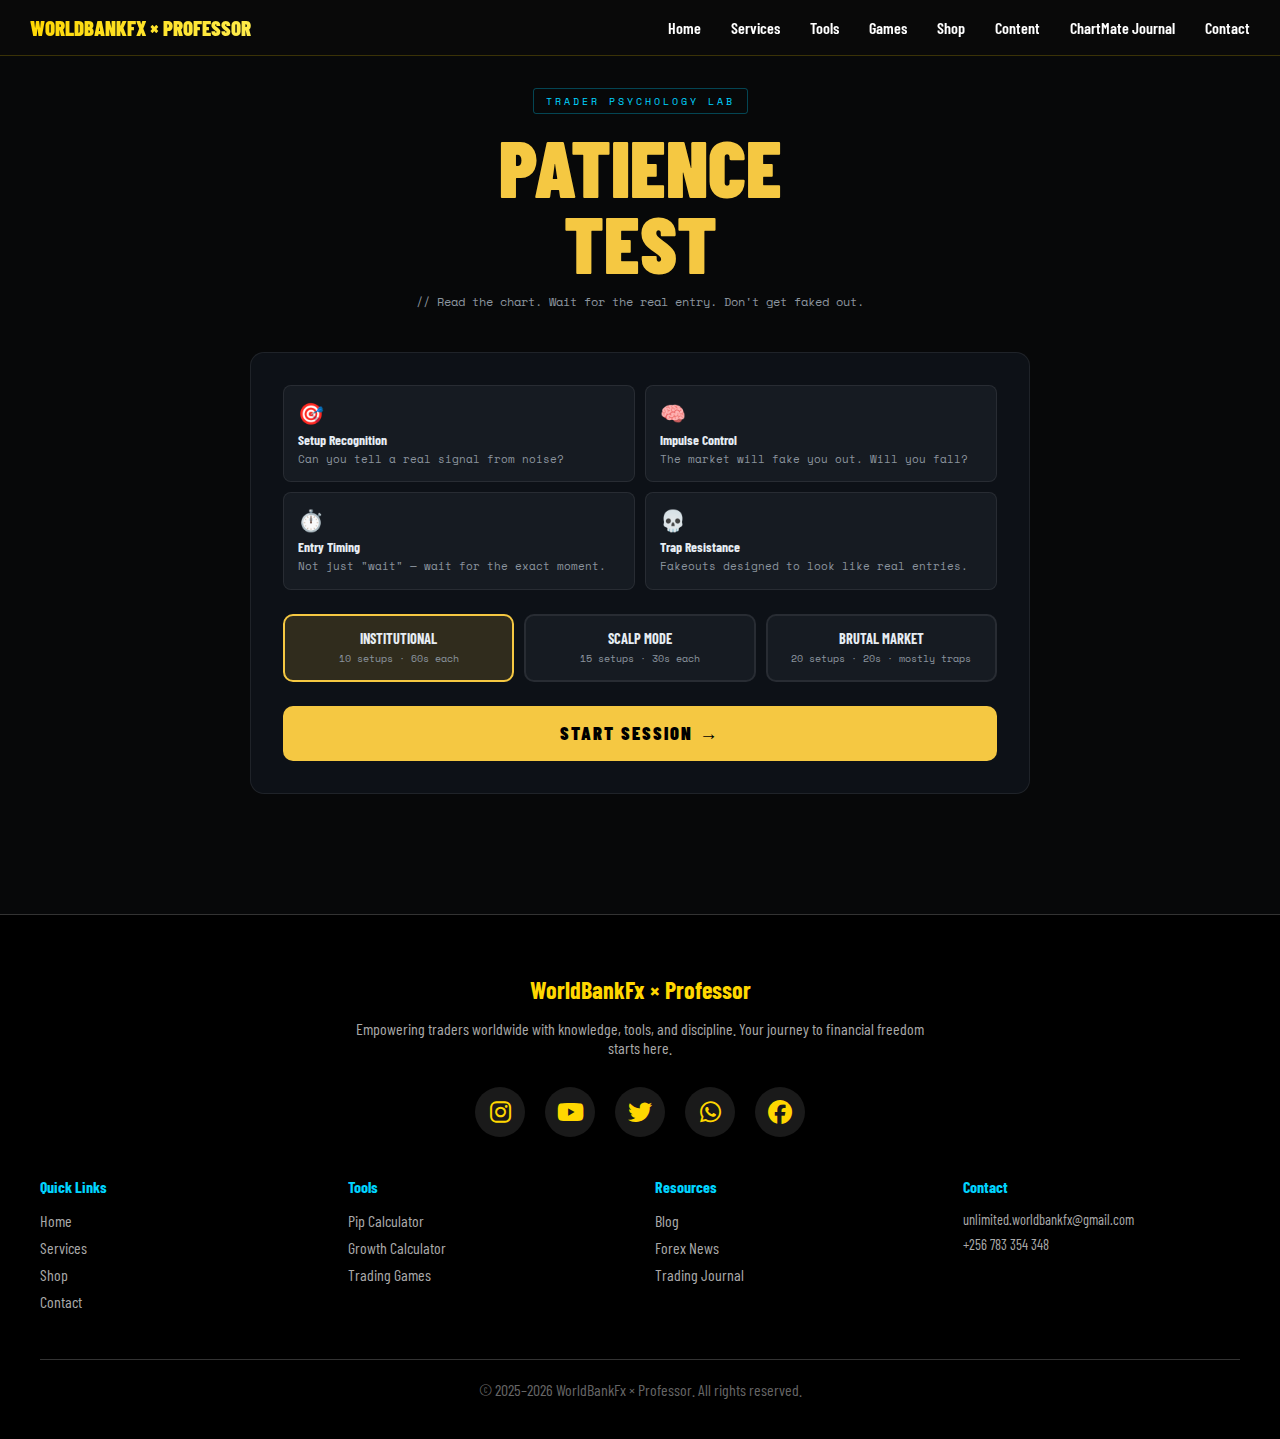
<file: patience-test.html>
<!DOCTYPE html>
<html lang="en">
<head>
  <meta charset="UTF-8">
  <meta name="viewport" content="width=device-width, initial-scale=1.0">
  <title>Patience Test | WorldBankFx</title>
  <link rel="preconnect" href="https://fonts.googleapis.com">
  <link href="https://fonts.googleapis.com/css2?family=Space+Mono:wght@400;700&family=Barlow+Condensed:wght@300;400;600;700;900&display=swap" rel="stylesheet">
  <link rel="stylesheet" href="https://cdnjs.cloudflare.com/ajax/libs/font-awesome/6.4.0/css/all.min.css">
  <style>
    :root {
      --gold: #f5c842;
      --gold-dim: rgba(245,200,66,0.15);
      --red: #ff3b3b;
      --green: #00e676;
      --cyan: #00d4ff;
      --orange: #ff8c00;
      --bg: #070809;
      --surface: #0d1117;
      --surface2: #161b22;
      --border: rgba(255,255,255,0.08);
      --text: #e6edf3;
      --muted: #8b949e;
      --mono: 'Space Mono', monospace;
      --disp: 'Barlow Condensed', sans-serif;
    }
    * { margin:0; padding:0; box-sizing:border-box; }
    body { font-family: var(--disp); background: var(--bg); color: var(--text); min-height: 100vh; }

    /* NAV */
    nav { position:fixed; top:0; left:0; width:100%; background:rgba(10,10,10,0.95); backdrop-filter:blur(10px); border-bottom:1px solid rgba(255,215,0,0.2); z-index:1000; overflow:hidden; }
    .nav-inner { max-width:1400px; margin:0 auto; display:flex; justify-content:space-between; align-items:center; padding:15px 30px; }
    .logo { font-size:1.3rem; font-weight:900; background:linear-gradient(135deg,#ffd700,#ffed4e); -webkit-background-clip:text; -webkit-text-fill-color:transparent; cursor:pointer; text-decoration:none; white-space:nowrap; }
    .nav-links { display:flex; gap:30px; list-style:none; align-items:center; }
    .nav-links a { color:#fff; text-decoration:none; font-weight:600; transition:color .3s; position:relative; }
    .nav-links a:hover { color:#ffd700; }
    .dropdown { position:relative; }
    .dropdown-content { display:none; position:absolute; top:100%; left:0; background:#0f0f0f; min-width:220px; border:1px solid #ffd700; border-radius:8px; margin-top:-2px; padding:10px 0; z-index:200; }
    .dropdown:hover .dropdown-content, .dropdown-content:hover { display:block; }
    .dropdown-content a { display:block; padding:12px 20px; border-bottom:1px solid #333; color:#fff; }
    .dropdown-content a:last-child { border-bottom:none; }
    .dropdown-content a:hover { background:rgba(255,215,0,0.1); color:#ffd700; }
    .mob-btn { display:none; font-size:1.5rem; color:#ffd700; cursor:pointer; background:none; border:none; }
    .mob-nav { display:none; position:fixed; top:0; right:-100%; width:80%; max-width:400px; height:100vh; background:#0f0f0f; z-index:2000; padding:80px 30px 30px; transition:right .3s ease; overflow-y:auto; }
    .mob-nav.open { right:0; }
    .mob-close { position:absolute; top:20px; right:20px; font-size:2rem; color:#ffd700; cursor:pointer; background:none; border:none; }
    .mob-nav ul { list-style:none; }
    .mob-nav li { margin-bottom:20px; }
    .mob-nav a { color:#fff; text-decoration:none; font-size:1.1rem; font-weight:600; display:block; padding:10px 0; }
    .mob-drop-toggle { display:flex; justify-content:space-between; align-items:center; cursor:pointer; color:#fff; font-size:1.1rem; font-weight:600; padding:10px 0; }
    .mob-drop-links { max-height:0; overflow:hidden; transition:max-height .3s ease; padding-left:20px; }
    .mob-drop-links.open { max-height:500px; }
    .mob-drop-links a { font-size:1rem; padding:8px 0; color:#aaa; }
    @media(max-width:968px){ .nav-links{display:none;} .mob-btn{display:block;} .mob-nav{display:block;} .nav-inner{padding:15px 16px;} .logo{font-size:1rem;} }
    @media(max-width:480px){ .logo{font-size:0.85rem;letter-spacing:-0.5px;} .nav-inner{padding:12px 14px;} }

    /* LAYOUT */
    .page { max-width:820px; margin:0 auto; padding:88px 20px 60px; }
    .page-header { text-align:center; margin-bottom:40px; }
    .tag { display:inline-block; font-family:var(--mono); font-size:0.65rem; letter-spacing:3px; color:var(--cyan); border:1px solid rgba(0,212,255,0.3); border-radius:3px; padding:4px 12px; margin-bottom:14px; }
    h1 { font-family:var(--disp); font-size:clamp(2.8rem,7vw,5rem); font-weight:900; line-height:.95; text-transform:uppercase; color:var(--gold); }
    .sub { font-family:var(--mono); font-size:0.75rem; color:var(--muted); margin-top:12px; line-height:1.7; }

    /* SCREENS */
    .screen { display:none; }
    .screen.active { display:block; }

    /* WELCOME */
    .welcome-box { background:var(--surface); border:1px solid var(--border); border-radius:14px; padding:32px; }
    .trait-grid { display:grid; grid-template-columns:1fr 1fr; gap:10px; margin-bottom:24px; }
    .trait { background:var(--surface2); border:1px solid var(--border); border-radius:8px; padding:14px; }
    .trait .ti { font-size:1.3rem; margin-bottom:5px; }
    .trait .tn { font-family:var(--disp); font-size:0.85rem; font-weight:700; }
    .trait .td { font-family:var(--mono); font-size:0.67rem; color:var(--muted); margin-top:3px; line-height:1.5; }
    .lvl-row { display:grid; grid-template-columns:repeat(3,1fr); gap:10px; margin-bottom:24px; }
    .lvl-btn { background:var(--surface2); border:2px solid var(--border); border-radius:10px; padding:14px 8px; cursor:pointer; text-align:center; transition:all .2s; }
    .lvl-btn:hover, .lvl-btn.sel { border-color:var(--gold); background:var(--gold-dim); }
    .lvl-btn .ln { font-family:var(--disp); font-size:0.9rem; font-weight:700; color:var(--text); }
    .lvl-btn .li { font-family:var(--mono); font-size:0.62rem; color:var(--muted); margin-top:4px; }
    .start-btn { width:100%; padding:16px; background:var(--gold); color:#000; border:none; border-radius:10px; font-family:var(--disp); font-size:1.15rem; font-weight:900; letter-spacing:2px; text-transform:uppercase; cursor:pointer; transition:all .2s; }
    .start-btn:hover { background:#ffe04a; transform:translateY(-1px); }

    /* HUD */
    .hud { display:grid; grid-template-columns:repeat(4,1fr); gap:8px; margin-bottom:16px; }
    .hud-cell { background:var(--surface); border:1px solid var(--border); border-radius:8px; padding:10px; text-align:center; }
    .hud-cell .hl { font-family:var(--mono); font-size:0.58rem; color:var(--muted); letter-spacing:2px; text-transform:uppercase; }
    .hud-cell .hv { font-family:var(--mono); font-size:1.15rem; font-weight:700; color:var(--text); margin-top:3px; }
    #hTimerCell.danger .hv { color:var(--red); }
    #hTimerCell.warn .hv   { color:var(--orange); }
    .hud-cell.success .hv  { color:var(--green); }
    .hud-cell.danger  .hv  { color:var(--red); }

    /* CHART */
    .chart-zone { background:var(--surface); border:1px solid var(--border); border-radius:14px; overflow:hidden; margin-bottom:14px; }
    .chart-header { display:flex; justify-content:space-between; align-items:center; padding:12px 18px; border-bottom:1px solid var(--border); }
    .pair-row { display:flex; align-items:center; gap:10px; }
    .pair-name { font-family:var(--disp); font-size:1.05rem; font-weight:700; letter-spacing:1px; }
    .lamp { width:9px; height:9px; border-radius:50%; background:#333; transition:all .3s; }
    .lamp.waiting { background:#444; }
    .lamp.forming { background:var(--gold); box-shadow:0 0 10px var(--gold); animation:pg .7s infinite alternate; }
    .lamp.entry   { background:var(--green); box-shadow:0 0 14px var(--green); animation:pp .4s infinite alternate; }
    .lamp.trap    { background:var(--red); box-shadow:0 0 10px var(--red); }
    @keyframes pg { from{opacity:.5} to{opacity:1} }
    @keyframes pp { from{transform:scale(1)} to{transform:scale(1.5)} }
    .tf-tag { font-family:var(--mono); font-size:0.65rem; color:var(--muted); border:1px solid var(--border); border-radius:4px; padding:3px 8px; }
    #chartSVG { display:block; width:100%; height:200px; }
    .market-strip { padding:12px 18px; display:flex; align-items:center; gap:10px; border-top:1px solid var(--border); }
    .ms-lbl { font-family:var(--mono); font-size:0.6rem; color:var(--muted); text-transform:uppercase; letter-spacing:2px; white-space:nowrap; }
    .ms-msg { font-family:var(--disp); font-size:0.95rem; font-weight:600; flex:1; }
    .ms-msg.noise   { color:var(--muted); }
    .ms-msg.forming { color:var(--gold); }
    .ms-msg.entry   { color:var(--green); }
    .ms-msg.fake    { color:var(--red); }

    /* PROGRESS */
    .prog-wrap { background:var(--surface); border:1px solid var(--border); border-radius:10px; padding:14px 18px; margin-bottom:14px; }
    .prog-top { display:flex; justify-content:space-between; margin-bottom:7px; }
    .prog-top span { font-family:var(--mono); font-size:0.62rem; color:var(--muted); }
    .prog-track { background:#1e2630; border-radius:4px; height:5px; overflow:hidden; }
    .prog-fill { height:100%; border-radius:4px; background:linear-gradient(90deg,var(--cyan),var(--green)); transition:width .4s ease; }
    .dots { display:flex; gap:5px; margin-top:10px; flex-wrap:wrap; }
    .dot { width:20px; height:20px; border-radius:50%; border:2px solid var(--border); background:var(--surface2); display:flex; align-items:center; justify-content:center; font-size:0.55rem; transition:all .3s; }
    .dot.ok   { background:var(--green); border-color:var(--green); color:#000; }
    .dot.bad  { background:var(--red);   border-color:var(--red); }
    .dot.skip { background:var(--gold);  border-color:var(--gold); color:#000; }

    /* FEEDBACK */
    .fb-box { display:none; padding:16px 20px; border-radius:10px; text-align:center; font-family:var(--disp); font-size:1.25rem; font-weight:700; margin-bottom:14px; }
    .fb-box.win  { display:block; background:rgba(0,230,118,.12); border:1px solid var(--green); color:var(--green); }
    .fb-box.miss { display:block; background:rgba(255,59,59,.12);  border:1px solid var(--red);   color:var(--red); }
    .fb-box.wait { display:block; background:rgba(245,200,66,.1);  border:1px solid var(--gold);  color:var(--gold); }

    /* DECISIONS */
    .dec-row { display:grid; grid-template-columns:1fr 1fr; gap:10px; }
    .dec-btn { padding:18px 12px; border:2px solid var(--border); border-radius:12px; background:var(--surface2); font-family:var(--disp); font-size:1rem; font-weight:700; letter-spacing:1px; text-transform:uppercase; color:var(--text); cursor:pointer; transition:all .2s; text-align:center; }
    .dec-btn .di { font-size:1.4rem; display:block; margin-bottom:4px; }
    .dec-btn .ds { font-family:var(--mono); font-size:0.6rem; color:var(--muted); display:block; margin-top:4px; font-weight:400; }
    .dec-btn.enter:hover { border-color:var(--green); background:rgba(0,230,118,.1); color:var(--green); }
    .dec-btn.skip:hover  { border-color:var(--gold);  background:var(--gold-dim);   color:var(--gold); }
    .dec-btn:disabled { opacity:.3; pointer-events:none; }

    /* RESULT */
    .result-box { background:var(--surface); border:1px solid var(--border); border-radius:14px; padding:36px; text-align:center; }
    .grade { font-family:var(--disp); font-size:clamp(5rem,14vw,9rem); font-weight:900; line-height:1; }
    .grade.S { color:var(--gold); text-shadow:0 0 50px rgba(245,200,66,.4); }
    .grade.A { color:var(--green); }
    .grade.B { color:var(--cyan); }
    .grade.C { color:var(--orange); }
    .grade.F { color:var(--red); }
    .res-title { font-family:var(--disp); font-size:1.6rem; font-weight:700; margin:6px 0; }
    .res-verdict { font-family:var(--mono); font-size:0.75rem; color:var(--muted); line-height:1.8; max-width:480px; margin:0 auto 24px; }
    .stats-row { display:grid; grid-template-columns:repeat(3,1fr); gap:10px; margin-bottom:24px; }
    .stat { background:var(--surface2); border:1px solid var(--border); border-radius:8px; padding:14px; }
    .stat .sv { font-family:var(--mono); font-size:1.4rem; font-weight:700; }
    .stat .sl { font-family:var(--mono); font-size:0.6rem; color:var(--muted); letter-spacing:1px; margin-top:4px; text-transform:uppercase; }
    .insight { background:var(--surface2); border-left:3px solid var(--cyan); border-radius:0 8px 8px 0; padding:14px 16px; text-align:left; margin-bottom:22px; }
    .insight p { font-family:var(--mono); font-size:0.73rem; color:var(--muted); line-height:1.8; }
    .insight p strong { color:var(--text); }
    .retry-btn { padding:14px 36px; background:transparent; border:2px solid var(--gold); color:var(--gold); border-radius:8px; font-family:var(--disp); font-size:1.05rem; font-weight:700; letter-spacing:2px; text-transform:uppercase; cursor:pointer; transition:all .2s; }
    .retry-btn:hover { background:var(--gold); color:#000; }

    /* FOOTER */
    footer { background:#000; padding:60px 20px 40px; text-align:center; border-top:1px solid #333; margin-top:60px; }
    .footer-content { max-width:1200px; margin:0 auto; }
    .footer-brand { margin-bottom:30px; }
    .footer-brand h3 { color:#ffd700; font-size:1.5rem; margin-bottom:15px; }
    .footer-brand p { color:#aaa; max-width:600px; margin:0 auto; }
    .footer-social { display:flex; gap:20px; justify-content:center; margin:30px 0; }
    .social-link { width:50px; height:50px; background:#1a1a1a; border-radius:50%; display:flex; align-items:center; justify-content:center; font-size:1.5rem; transition:all .3s; text-decoration:none; color:#ffd700; }
    .social-link:hover { background:#ffd700; color:#000; transform:scale(1.1); }
    .footer-links { display:grid; grid-template-columns:repeat(auto-fit,minmax(200px,1fr)); gap:30px; margin:40px 0; text-align:left; }
    .footer-column h4 { color:#00d4ff; margin-bottom:15px; }
    .footer-column a { display:block; color:#aaa; margin:8px 0; text-decoration:none; transition:color .3s; }
    .footer-column a:hover { color:#ffd700; }
    .footer-column p { color:#aaa; font-size:0.9rem; margin:8px 0; }
    .footer-bottom { color:#666; margin-top:40px; padding-top:20px; border-top:1px solid #333; }
    .btt { position:fixed; bottom:30px; right:30px; width:50px; height:50px; background:linear-gradient(135deg,#ffd700,#ffed4e); border:none; border-radius:50%; color:#000; font-size:1.5rem; cursor:pointer; opacity:0; visibility:hidden; transition:all .3s; z-index:999; box-shadow:0 5px 15px rgba(255,215,0,0.3); display:flex; align-items:center; justify-content:center; }
    .btt.show { opacity:1; visibility:visible; }
    .btt:hover { transform:translateY(-5px); box-shadow:0 10px 25px rgba(255,215,0,0.5); }

    @media(max-width:560px){
      .hud { grid-template-columns:repeat(2,1fr); }
      .dec-row { grid-template-columns:1fr; }
      .lvl-row { grid-template-columns:1fr; }
      .trait-grid { grid-template-columns:1fr; }
      .stats-row { grid-template-columns:1fr; }
    }
  </style>
</head>
<body>

<nav>
  <div class="nav-inner">
    <a class="logo" href="index.html">WORLDBANKFX × PROFESSOR</a>
    <ul class="nav-links">
      <li><a href="index.html">Home</a></li>
      <li class="dropdown">
        <a href="services.html">Services</a>
        <div class="dropdown-content">
          <a href="services.html">All Services</a>
          <a href="services.html#masterclass">Forex Masterclass</a>
          <a href="services.html#tech-tutoring">Tech Tutoring</a>
          <a href="services.html#remote-support">Remote Support</a>
        </div>
      </li>
      <li class="dropdown">
        <a href="tools.html">Tools</a>
        <div class="dropdown-content">
          <a href="pip-calculator.html">Pip Calculator</a>
          <a href="trading-growth-calculator.html">Growth Calculator</a>
          <a href="tools.html">All Tools</a>
        </div>
      </li>
      <li class="dropdown">
        <a href="traders-playground.html">Games</a>
        <div class="dropdown-content">
          <a href="patience-test.html">Patience Test</a>
          <a href="revenge-breaker.html">Revenge Breaker</a>
          <a href="revenge-breaker.html">Probability Revealer</a>
          <a href="traders-playground.html">All Games</a>
        </div>
      </li>
      <li><a href="shop.html">Shop</a></li>
      <li class="dropdown">
        <a href="#">Content</a>
        <div class="dropdown-content">
          <a href="blog.html">Blog</a>
          <a href="news.html">Forex News</a>
          <a href="articles.html">Articles</a>
        </div>
      </li>
      <li><a href="journal.html">ChartMate Journal</a></li>
      <li><a href="contact.html">Contact</a></li>
    </ul>
    <button class="mob-btn" onclick="toggleMob()"><i class="fas fa-bars"></i></button>
  </div>
</nav>

<div class="mob-nav" id="mobNav">
  <button class="mob-close" onclick="toggleMob()"><i class="fas fa-times"></i></button>
  <ul>
    <li><a href="index.html" onclick="toggleMob()">Home</a></li>
    <li>
      <div class="mob-drop-toggle" onclick="toggleDrop(this)"><span>Services</span><i class="fas fa-chevron-down"></i></div>
      <div class="mob-drop-links">
        <a href="services.html" onclick="toggleMob()">All Services</a>
        <a href="services.html#masterclass" onclick="toggleMob()">Forex Masterclass</a>
        <a href="services.html#tech-tutoring" onclick="toggleMob()">Tech Tutoring</a>
      </div>
    </li>
    <li>
      <div class="mob-drop-toggle" onclick="toggleDrop(this)"><span>Tools</span><i class="fas fa-chevron-down"></i></div>
      <div class="mob-drop-links">
        <a href="pip-calculator.html" onclick="toggleMob()">Pip Calculator</a>
        <a href="trading-growth-calculator.html" onclick="toggleMob()">Growth Calculator</a>
        <a href="tools.html" onclick="toggleMob()">All Tools</a>
      </div>
    </li>
    <li>
      <div class="mob-drop-toggle" onclick="toggleDrop(this)"><span>Games</span><i class="fas fa-chevron-down"></i></div>
      <div class="mob-drop-links">
        <a href="patience-test.html" onclick="toggleMob()">Patience Test</a>
        <a href="revenge-breaker.html" onclick="toggleMob()">Revenge Breaker</a>
        <a href="revenge-breaker.html" onclick="toggleMob()">Probability Revealer</a>
        <a href="traders-playground.html" onclick="toggleMob()">All Games</a>
      </div>
    </li>
    <li><a href="shop.html" onclick="toggleMob()">Shop</a></li>
    <li>
      <div class="mob-drop-toggle" onclick="toggleDrop(this)"><span>Content</span><i class="fas fa-chevron-down"></i></div>
      <div class="mob-drop-links">
        <a href="blog.html" onclick="toggleMob()">Blog</a>
        <a href="news.html" onclick="toggleMob()">Forex News</a>
        <a href="articles.html" onclick="toggleMob()">Articles</a>
      </div>
    </li>
    <li><a href="journal.html" onclick="toggleMob()">ChartMate Journal</a></li>
    <li><a href="contact.html" onclick="toggleMob()">Contact</a></li>
  </ul>
</div>

<div class="page">
  <div class="page-header">
    <div class="tag">TRADER PSYCHOLOGY LAB</div>
    <h1>Patience<br>Test</h1>
    <p class="sub">// Read the chart. Wait for the real entry. Don't get faked out.</p>
  </div>

  <!-- WELCOME SCREEN -->
  <div class="screen active" id="sWelcome">
    <div class="welcome-box">
      <div class="trait-grid">
        <div class="trait"><div class="ti">🎯</div><div class="tn">Setup Recognition</div><div class="td">Can you tell a real signal from noise?</div></div>
        <div class="trait"><div class="ti">🧠</div><div class="tn">Impulse Control</div><div class="td">The market will fake you out. Will you fall?</div></div>
        <div class="trait"><div class="ti">⏱️</div><div class="tn">Entry Timing</div><div class="td">Not just "wait" — wait for the exact moment.</div></div>
        <div class="trait"><div class="ti">💀</div><div class="tn">Trap Resistance</div><div class="td">Fakeouts designed to look like real entries.</div></div>
      </div>
      <div class="lvl-row">
        <div class="lvl-btn sel" onclick="pickLevel(this,'normal')">
          <div class="ln">INSTITUTIONAL</div>
          <div class="li">10 setups · 60s each</div>
        </div>
        <div class="lvl-btn" onclick="pickLevel(this,'fast')">
          <div class="ln">SCALP MODE</div>
          <div class="li">15 setups · 30s each</div>
        </div>
        <div class="lvl-btn" onclick="pickLevel(this,'brutal')">
          <div class="ln">BRUTAL MARKET</div>
          <div class="li">20 setups · 20s · mostly traps</div>
        </div>
      </div>
      <button class="start-btn" onclick="startGame()">START SESSION →</button>
    </div>
  </div>

  <!-- GAME SCREEN -->
  <div class="screen" id="sGame">
    <div class="hud">
      <div class="hud-cell"><div class="hl">Setup</div><div class="hv" id="hSetup">1/10</div></div>
      <div class="hud-cell" id="hTimerCell"><div class="hl">Time</div><div class="hv" id="hTimer">60</div></div>
      <div class="hud-cell success"><div class="hl">Correct</div><div class="hv" id="hCorrect">0</div></div>
      <div class="hud-cell danger"><div class="hl">Mistakes</div><div class="hv" id="hMistakes">0</div></div>
    </div>

    <div class="chart-zone">
      <div class="chart-header">
        <div class="pair-row">
          <span class="pair-name" id="cPair">XAUUSD</span>
          <div class="lamp waiting" id="lamp"></div>
        </div>
        <span class="tf-tag" id="cTF">H1</span>
      </div>
      <canvas id="chartCanvas" width="800" height="220" style="display:block;width:100%;height:220px;"></canvas>
      <div id="liveTicker" style="display:flex;align-items:center;gap:14px;padding:6px 18px;border-top:1px solid rgba(255,255,255,0.06);background:rgba(0,0,0,0.3);">
        <span style="font-family:var(--mono);font-size:0.62rem;color:var(--muted);letter-spacing:2px;">LIVE</span>
        <span style="width:7px;height:7px;border-radius:50%;background:var(--green);box-shadow:0 0 8px var(--green);animation:pp .6s infinite alternate;flex-shrink:0;" id="tickerDot"></span>
        <span style="font-family:var(--mono);font-size:0.88rem;font-weight:700;" id="tickerPrice">0.00000</span>
        <span style="font-family:var(--mono);font-size:0.72rem;" id="tickerChange">+0.00</span>
        <span style="font-family:var(--mono);font-size:0.6rem;color:var(--muted);margin-left:auto;" id="tickerSpread">SPR: 0.8</span>
      </div>
      <div class="market-strip">
        <span class="ms-lbl">Signal:</span>
        <span class="ms-msg noise" id="mMsg">Reading market structure...</span>
      </div>
    </div>

    <div class="prog-wrap">
      <div class="prog-top">
        <span>SESSION PROGRESS</span>
        <span id="progTxt">0 / 10</span>
      </div>
      <div class="prog-track"><div class="prog-fill" id="progFill" style="width:0%"></div></div>
      <div class="dots" id="dotsRow"></div>
    </div>

    <div class="fb-box" id="fbBox"></div>

    <div class="dec-row">
      <button class="dec-btn enter" id="btnEnter" onclick="doEnter()">
        <span class="di">⚡</span>
        ENTER TRADE
        <span class="ds">// I see a valid setup</span>
      </button>
      <button class="dec-btn skip" id="btnSkip" onclick="doSkip()">
        <span class="di">🧘</span>
        WAIT / SKIP
        <span class="ds">// No edge right now</span>
      </button>
    </div>
  </div>

  <!-- RESULT SCREEN -->
  <div class="screen" id="sResult">
    <div class="result-box">
      <div class="grade" id="rGrade">S</div>
      <div class="res-title" id="rTitle">Iron Patience</div>
      <div class="res-verdict" id="rVerdict"></div>
      <div class="stats-row">
        <div class="stat"><div class="sv" id="rAcc">0%</div><div class="sl">Accuracy</div></div>
        <div class="stat"><div class="sv" id="rCorrect">0</div><div class="sl">Correct</div></div>
        <div class="stat"><div class="sv" id="rMistakes">0</div><div class="sl">Mistakes</div></div>
      </div>
      <div class="insight" id="rInsight"><p></p></div>
      <button class="retry-btn" onclick="goWelcome()">↺ NEW SESSION</button>
    </div>
  </div>
</div>

<footer>
  <div class="footer-content">
    <div class="footer-brand">
      <h3>WorldBankFx × Professor</h3>
      <p>Empowering traders worldwide with knowledge, tools, and discipline. Your journey to financial freedom starts here.</p>
    </div>

    <div class="footer-social">
      <a href="https://www.instagram.com/_thedigitalprofessor/" target="_blank" rel="noopener noreferrer" class="social-link"><i class="fab fa-instagram"></i></a>
      <a href="https://www.youtube.com/@TheWorldBankProfessor" target="_blank" rel="noopener noreferrer" class="social-link"><i class="fab fa-youtube"></i></a>
      <a href="https://x.com/DigitoProfessor" target="_blank" rel="noopener noreferrer" class="social-link"><i class="fab fa-twitter"></i></a>
      <a href="https://wa.me/256783354348" target="_blank" rel="noopener noreferrer" class="social-link"><i class="fab fa-whatsapp"></i></a>
      <a href="https://www.facebook.com/TheDig1talProfessor" target="_blank" rel="noopener noreferrer" class="social-link"><i class="fab fa-facebook"></i></a>
    </div>

    <div class="footer-links">
      <div class="footer-column">
        <h4>Quick Links</h4>
        <a href="index.html">Home</a>
        <a href="services.html">Services</a>
        <a href="shop.html">Shop</a>
        <a href="contact.html">Contact</a>
      </div>
      <div class="footer-column">
        <h4>Tools</h4>
        <a href="pip-calculator.html">Pip Calculator</a>
        <a href="trading-growth-calculator.html">Growth Calculator</a>
        <a href="traders-playground.html">Trading Games</a>
      </div>
      <div class="footer-column">
        <h4>Resources</h4>
        <a href="blog.html">Blog</a>
        <a href="news.html">Forex News</a>
        <a href="journal.html">Trading Journal</a>
      </div>
      <div class="footer-column">
        <h4>Contact</h4>
        <p>unlimited.worldbankfx@gmail.com</p>
        <p>+256 783 354 348</p>
      </div>
    </div>

    <div class="footer-bottom">
      <p>© 2025–2026 WorldBankFx × Professor. All rights reserved.</p>
    </div>
  </div>
</footer>
<button class="btt" id="btt" onclick="window.scrollTo({top:0,behavior:'smooth'})"><i class="fas fa-arrow-up"></i></button>

<script>
// ── CONFIG ─────────────────────────────────────────────────────────────────────
var LEVELS = {
  normal: { setups:10, time:60, trapRate:0.35, pairs:['XAUUSD','EURUSD','GBPJPY','US30'],              tfs:['H1','H4','M15'] },
  fast:   { setups:15, time:30, trapRate:0.45, pairs:['XAUUSD','EURUSD','GBPUSD','USDJPY','BTCUSD'],  tfs:['M5','M15','H1'] },
  brutal: { setups:20, time:20, trapRate:0.62, pairs:['XAUUSD','BTCUSD','GBPJPY','NAS100','EURUSD'],  tfs:['M1','M5','M15'] },
};

// ── STATE ──────────────────────────────────────────────────────────────────────
var cfg         = LEVELS.normal;
var setupIdx    = 0;
var correct     = 0;
var mistakes    = 0;
var timerSec    = 60;
var timerInt    = null;
var totalSec    = 60;
var roundIsEntry = false;
var signalShown = false;
var acted       = false;
var prices      = [];

// ── HELPERS ───────────────────────────────────────────────────────────────────
function show(id) {
  document.querySelectorAll('.screen').forEach(function(s){ s.classList.remove('active'); });
  document.getElementById(id).classList.add('active');
}
function pickLevel(el, key) {
  document.querySelectorAll('.lvl-btn').forEach(function(b){ b.classList.remove('sel'); });
  el.classList.add('sel');
  cfg = LEVELS[key];
}

// ── START ─────────────────────────────────────────────────────────────────────
function startGame() {
  setupIdx = 0;
  correct  = 0;
  mistakes = 0;

  var row = document.getElementById('dotsRow');
  row.innerHTML = '';
  for (var i = 0; i < cfg.setups; i++) {
    var d = document.createElement('div');
    d.className = 'dot';
    d.id = 'dot' + i;
    row.appendChild(d);
  }
  document.getElementById('hCorrect').textContent  = '0';
  document.getElementById('hMistakes').textContent = '0';

  show('sGame');
  nextSetup();
}

// ── LIVE CHART ENGINE ─────────────────────────────────────────────────────────
var liveChart = (function() {
  var raf = null;
  var canvas, ctx;
  var W, H;
  var candles = [];          // {o,h,l,c,vol}
  var livePrice = 0;
  var liveTick  = 0;
  var basePrice = 0;
  var tickCount = 0;
  var phase     = 'waiting'; // waiting | forming | signal
  var isEntry   = false;
  var revealed  = false;
  var signalCandle = -1;
  var subTickAcc = 0;        // sub-tick accumulator for smooth price line
  var liveHistory = [];      // last N raw ticks for smooth live line overlay
  var noiseT = 0;

  // price scales per pair
  var pairBase = {
    'XAUUSD':1920, 'EURUSD':1.085, 'GBPJPY':185, 'US30':38800,
    'GBPUSD':1.265, 'USDJPY':149.5, 'BTCUSD':65000, 'NAS100':17200,
    'M1':0.001, 'M5':0.001, 'M15':0.001 // fallbacks
  };
  var pairDp = {
    'XAUUSD':2,'EURUSD':5,'GBPJPY':3,'US30':1,'GBPUSD':5,
    'USDJPY':3,'BTCUSD':1,'NAS100':1,'M1':5,'M5':5,'M15':5
  };
  var pairScale = {
    'XAUUSD':0.8,'EURUSD':0.00025,'GBPJPY':0.04,'US30':12,
    'GBPUSD':0.00025,'USDJPY':0.04,'BTCUSD':60,'NAS100':8,
    'M1':0.00025,'M5':0.00025,'M15':0.00025
  };
  var curPair = 'XAUUSD', curDP = 2, curScale = 0.8;

  function init(pair) {
    canvas = document.getElementById('chartCanvas');
    ctx    = canvas.getContext('2d');
    W = canvas.width; H = canvas.height;
    curPair  = pair;
    curDP    = pairDp[pair]    || 2;
    curScale = pairScale[pair] || 0.8;
    basePrice = pairBase[pair] || 1920;
    livePrice = basePrice + (Math.random()-0.5) * curScale * 6;
    liveTick  = 0; tickCount = 0; noiseT = 0;
    candles   = [];
    liveHistory = [];
    phase     = 'waiting';
    revealed  = false;
    signalCandle = -1;

    // seed ~38 historical candles (left side)
    var p = livePrice - curScale * (20 + Math.random() * 10);
    for (var i = 0; i < 38; i++) {
      var o = p;
      var body = (Math.random()-0.48) * curScale * 2.2;
      var c = o + body;
      var hi = Math.max(o,c) + Math.random() * curScale * 0.9;
      var lo = Math.min(o,c) - Math.random() * curScale * 0.9;
      var vol = 0.3 + Math.random() * 0.7;
      candles.push({o:o,h:hi,l:lo,c:c,vol:vol});
      p = c;
    }
    livePrice = p;
    liveHistory = [p];
    curCandle();
  }

  function curCandle() {
    // start a fresh forming candle
    candles.push({o:livePrice, h:livePrice, l:livePrice, c:livePrice, vol:0, live:true});
  }

  function tick(ph, entry) {
    phase   = ph;
    isEntry = entry;
    tickCount++;
    noiseT += 0.08 + Math.random()*0.04;

    // -- price movement logic per phase --
    var drift = 0, volatility = curScale;
    if (ph === 'waiting') {
      // choppy sideways — lots of small moves in both directions
      drift      = Math.sin(noiseT * 1.1) * curScale * 0.3;
      volatility = curScale * (0.6 + Math.sin(noiseT * 2.3) * 0.3);
    } else if (ph === 'forming') {
      // slightly directional, increasing volatility — tempting
      drift      = (entry ? 1 : -1) * curScale * 0.25 + Math.sin(noiseT) * curScale * 0.3;
      volatility = curScale * (0.9 + Math.abs(Math.sin(noiseT * 1.7)) * 0.6);
    } else if (ph === 'signal') {
      if (entry) {
        // clean breakout — strong upward momentum
        drift      = curScale * (1.1 + Math.random() * 0.5);
        volatility = curScale * 0.5;
      } else {
        // fakeout: spike hard UP first, then collapse
        var t = tickCount;
        if (t < 5) {
          drift      = curScale * (1.4 + Math.random() * 0.4);  // explosive spike up
          volatility = curScale * 0.4;
        } else {
          drift      = -curScale * (1.6 + Math.random() * 0.5); // vicious reversal
          volatility = curScale * 0.7;
        }
      }
    }

    // multiple micro-ticks per game-tick for fluid motion
    var subTicks = (ph === 'signal') ? 6 : 3;
    for (var s = 0; s < subTicks; s++) {
      var move = drift / subTicks + (Math.random() - 0.45) * volatility * 0.7;
      livePrice += move;
      liveHistory.push(livePrice);
      if (liveHistory.length > 120) liveHistory.shift();

      // update live candle
      var lc = candles[candles.length-1];
      lc.c   = livePrice;
      lc.h   = Math.max(lc.h, livePrice);
      lc.l   = Math.min(lc.l, livePrice);
      lc.vol = Math.min(1, lc.vol + 0.04 * (ph==='signal'?2.5:1));
    }

    // close candle every 4 ticks (faster cadence = more action)
    liveTick++;
    if (liveTick % 4 === 0 && ph !== 'signal') {
      var lc2 = candles[candles.length-1];
      lc2.live = false;
      if (candles.length > 60) candles.shift();
      curCandle();
    }

    // update ticker DOM
    var chg = livePrice - basePrice;
    var col = chg >= 0 ? '#00e676' : '#ff3b3b';
    var tp  = document.getElementById('tickerPrice');
    var tc  = document.getElementById('tickerChange');
    if (tp) { tp.textContent = livePrice.toFixed(curDP); tp.style.color = col; }
    if (tc) { tc.textContent = (chg >= 0 ? '+' : '') + chg.toFixed(curDP); tc.style.color = col; }

    draw();
  }

  function reveal(entry) {
    revealed = true;
    draw();
  }

  function draw() {
    ctx.clearRect(0, 0, W, H);
    var PAD = 10, CPAD = 30;
    var usableW = W - PAD*2;
    var usableH = H - CPAD*2;

    // find price range
    var allPrices = [];
    candles.forEach(function(c){ allPrices.push(c.h, c.l); });
    liveHistory.forEach(function(p){ allPrices.push(p); });
    var minP = Math.min.apply(null, allPrices);
    var maxP = Math.max.apply(null, allPrices);
    var rng  = (maxP - minP) || (curScale * 2);
    minP -= rng * 0.12; maxP += rng * 0.12; rng = maxP - minP;

    function px(idx, total) { return PAD + (idx / (total-1)) * usableW; }
    function py(v)           { return CPAD + usableH - ((v-minP)/rng)*usableH; }

    // --- GRID ---
    ctx.strokeStyle = 'rgba(255,255,255,0.04)';
    ctx.lineWidth   = 1;
    for (var g = 1; g < 5; g++) {
      var gy = CPAD + (g/5)*usableH;
      ctx.beginPath(); ctx.moveTo(PAD,gy); ctx.lineTo(W-PAD,gy); ctx.stroke();
    }
    for (var g = 1; g < 9; g++) {
      var gx = PAD + (g/9)*usableW;
      ctx.beginPath(); ctx.moveTo(gx,CPAD); ctx.lineTo(gx,H-CPAD); ctx.stroke();
    }

    // --- PRICE LABELS on right ---
    ctx.fillStyle = 'rgba(139,148,158,0.5)';
    ctx.font      = '10px Space Mono, monospace';
    ctx.textAlign = 'right';
    for (var g = 0; g <= 4; g++) {
      var pVal = minP + (g/4)*rng;
      var gy   = CPAD + usableH - (g/4)*usableH;
      ctx.fillText(pVal.toFixed(curDP < 3 ? curDP : 3), W-2, gy+3);
    }

    // --- VOLUME BARS ---
    var numC = candles.length;
    var cw   = Math.max(3, Math.floor(usableW / numC) - 1);
    for (var i = 0; i < numC; i++) {
      var c   = candles[i];
      var cx  = PAD + (i / numC) * usableW + cw * 0.5;
      var bull = c.c >= c.o;
      var volH = c.vol * 20;
      ctx.fillStyle = bull ? 'rgba(0,230,118,0.15)' : 'rgba(255,59,59,0.15)';
      ctx.fillRect(cx - cw/2, H - CPAD - volH, cw, volH);
    }

    // --- CANDLES ---
    for (var i = 0; i < numC; i++) {
      var c   = candles[i];
      var cx  = PAD + (i / numC) * usableW + cw * 0.5;
      var bull = c.c >= c.o;

      // color logic
      var col;
      if (revealed && i >= numC - 8) {
        col = isEntry ? '#00e676' : '#ff3b3b';
      } else if (c.live) {
        col = '#00d4ff';
      } else {
        col = bull ? '#00e676' : '#ff3b3b';
      }

      // wick
      ctx.strokeStyle = col;
      ctx.lineWidth   = 1.2;
      ctx.beginPath();
      ctx.moveTo(cx, py(c.h));
      ctx.lineTo(cx, py(c.l));
      ctx.stroke();

      // body
      var bodyTop = py(Math.max(c.o, c.c));
      var bodyBot = py(Math.min(c.o, c.c));
      var bodyH   = Math.max(2, bodyBot - bodyTop);
      ctx.fillStyle = c.live ? 'rgba(0,212,255,0.6)' : (bull ? 'rgba(0,230,118,0.85)' : 'rgba(255,59,59,0.85)');
      if (revealed && i >= numC-8) ctx.fillStyle = isEntry ? 'rgba(0,230,118,0.9)' : 'rgba(255,59,59,0.9)';
      ctx.fillRect(cx - cw/2, bodyTop, cw, bodyH);
    }

    // --- LIVE PRICE LINE (smooth overlay) ---
    if (liveHistory.length > 2) {
      var lhLen = liveHistory.length;
      var startX = PAD + ((numC-1)/numC)*usableW; // starts from last candle x
      // draw the micro tick line over the last candle zone
      ctx.beginPath();
      for (var i = 0; i < lhLen; i++) {
        var lx = startX + (i/(lhLen-1)) * (usableW - startX + PAD);
        var ly = py(liveHistory[i]);
        if (i===0) ctx.moveTo(lx, ly); else ctx.lineTo(lx, ly);
      }
      var liveCol = revealed ? (isEntry ? '#00e676' : '#ff3b3b') : '#00d4ff';
      ctx.strokeStyle = liveCol;
      ctx.lineWidth   = 1.5;
      ctx.stroke();

      // pulsing live price dot
      var lastX = startX + usableW - startX + PAD;
      var lastY = py(liveHistory[lhLen-1]);
      ctx.beginPath();
      ctx.arc(W - PAD - 6, lastY, 4, 0, Math.PI*2);
      ctx.fillStyle = liveCol;
      ctx.fill();
      // glow ring
      ctx.beginPath();
      ctx.arc(W - PAD - 6, lastY, 9, 0, Math.PI*2);
      ctx.strokeStyle = liveCol;
      ctx.globalAlpha = 0.25;
      ctx.lineWidth   = 2;
      ctx.stroke();
      ctx.globalAlpha = 1;
    }

    // --- horizontal price line at live price ---
    var lpY = py(livePrice);
    ctx.setLineDash([4, 4]);
    var lineCol = revealed ? (isEntry ? 'rgba(0,230,118,0.5)' : 'rgba(255,59,59,0.5)') : 'rgba(0,212,255,0.35)';
    ctx.strokeStyle = lineCol;
    ctx.lineWidth   = 1;
    ctx.beginPath(); ctx.moveTo(PAD, lpY); ctx.lineTo(W - CPAD, lpY); ctx.stroke();
    ctx.setLineDash([]);

    // --- REVEAL OVERLAYS ---
    if (revealed) {
      var lc = candles[numC-1];
      var lastCX = PAD + ((numC-0.5)/numC)*usableW;
      var arrowY = py(lc.h);

      if (isEntry) {
        // big green arrow + label
        ctx.fillStyle = '#00e676';
        ctx.beginPath();
        ctx.moveTo(lastCX, arrowY - 28);
        ctx.lineTo(lastCX - 10, arrowY - 12);
        ctx.lineTo(lastCX + 10, arrowY - 12);
        ctx.closePath();
        ctx.fill();
        // badge
        ctx.fillStyle = 'rgba(0,230,118,0.15)';
        ctx.strokeStyle = '#00e676';
        ctx.lineWidth = 1.5;
        roundRect(ctx, lastCX - 45, arrowY - 58, 90, 22, 4);
        ctx.fill(); ctx.stroke();
        ctx.fillStyle = '#00e676';
        ctx.font = 'bold 11px Space Mono, monospace';
        ctx.textAlign = 'center';
        ctx.fillText('▲ VALID ENTRY', lastCX, arrowY - 42);
      } else {
        // trap label
        ctx.fillStyle = 'rgba(255,59,59,0.15)';
        ctx.strokeStyle = '#ff3b3b';
        ctx.lineWidth = 1.5;
        roundRect(ctx, lastCX - 45, arrowY - 55, 80, 22, 4);
        ctx.fill(); ctx.stroke();
        ctx.fillStyle = '#ff3b3b';
        ctx.font = 'bold 11px Space Mono, monospace';
        ctx.textAlign = 'center';
        ctx.fillText('⚠ FAKEOUT', lastCX, arrowY - 39);
      }
    }
  }

  function roundRect(ctx, x, y, w, h, r) {
    ctx.beginPath();
    ctx.moveTo(x+r, y);
    ctx.lineTo(x+w-r, y); ctx.quadraticCurveTo(x+w, y, x+w, y+r);
    ctx.lineTo(x+w, y+h-r); ctx.quadraticCurveTo(x+w, y+h, x+w-r, y+h);
    ctx.lineTo(x+r, y+h); ctx.quadraticCurveTo(x, y+h, x, y+h-r);
    ctx.lineTo(x, y+r); ctx.quadraticCurveTo(x, y, x+r, y);
    ctx.closePath();
  }

  function stop() {
    if (raf) { cancelAnimationFrame(raf); raf = null; }
  }

  return { init:init, tick:tick, reveal:reveal, draw:draw, stop:stop };
})();

// ── GENERATE PRICE DATA (kept for compatibility) ──────────────────────────────
function genPrices(entry) {
  // not used anymore — live chart engine handles everything
  return [];
}

// ── DRAW CHART (kept for compatibility) ──────────────────────────────────────
function drawChart(pts, reveal, entry) {
  if (reveal) liveChart.reveal(entry);
}

// ── NEXT SETUP ─────────────────────────────────────────────────────────────────
function nextSetup() {
  if (setupIdx >= cfg.setups) {
    endGame();
    return;
  }

  acted       = false;
  signalShown = false;
  roundIsEntry = (Math.random() >= cfg.trapRate);
  timerSec    = cfg.time;
  totalSec    = cfg.time;

  var pairs = cfg.pairs;
  var tfs   = cfg.tfs;
  document.getElementById('cPair').textContent   = pairs[Math.floor(Math.random() * pairs.length)];
  document.getElementById('cTF').textContent     = tfs[Math.floor(Math.random() * tfs.length)];
  document.getElementById('hSetup').textContent  = (setupIdx + 1) + ' / ' + cfg.setups;
  document.getElementById('hTimer').textContent  = timerSec;
  document.getElementById('hTimerCell').className = 'hud-cell';

  prices = [];
  var pair = cfg.pairs[Math.floor(Math.random() * cfg.pairs.length)];
  document.getElementById('cPair').textContent = pair;
  liveChart.stop();
  liveChart.init(pair);

  setLamp('waiting');
  setMsg('noise', 'Market consolidating... no setup yet.');
  hideFb();
  setBtns(true);
  updateProg();

  if (timerInt) clearInterval(timerInt);
  timerInt = setInterval(tick, 1000);
  // fast live price refresh (every 180ms) independent of game timer
  if (window._liveInt) clearInterval(window._liveInt);
  window._liveInt = setInterval(function(){
    if (!acted) liveChart.tick(currentPhase(), roundIsEntry);
  }, 180);
}

// ── CURRENT PHASE HELPER ─────────────────────────────────────────────────────
function currentPhase() {
  var elapsed = totalSec - timerSec;
  var ratio   = elapsed / totalSec;
  if (ratio < 0.4)  return 'waiting';
  if (ratio < 0.7)  return 'forming';
  return 'signal';
}

// ── TICK ──────────────────────────────────────────────────────────────────────
function tick() {
  timerSec--;
  document.getElementById('hTimer').textContent = timerSec;
  var elapsed = totalSec - timerSec;
  var ratio   = elapsed / totalSec;

  if (timerSec <= 0) {
    clearInterval(timerInt);
    if (window._liveInt) { clearInterval(window._liveInt); window._liveInt = null; }
    if (!acted) {
      // timeout = treated as skip
      if (roundIsEntry) resolve(false, 'skip-miss');
      else              resolve(true,  'skip-correct');
    }
    return;
  }

  if (ratio < 0.4) {
    setLamp('waiting');
    setMsg('noise', 'Market consolidating... no clear setup yet.');
    document.getElementById('hTimerCell').className = 'hud-cell';
  } else if (ratio < 0.7) {
    setLamp('forming');
    setMsg('forming', roundIsEntry ? 'Structure forming... possible setup building.' : 'Price moving... something or nothing?');
    document.getElementById('hTimerCell').className = 'hud-cell warn';
  } else {
    if (!signalShown) {
      signalShown = true;
      drawChart(prices, true, roundIsEntry);
      if (roundIsEntry) {
        setLamp('entry');
        setMsg('entry', '🟢 ENTRY SIGNAL — Setup confirmed. Act or miss it.');
      } else {
        setLamp('trap');
        setMsg('fake', '⚠ Price spiking — potential fakeout in play.');
      }
    }
    document.getElementById('hTimerCell').className = 'hud-cell danger';
  }
}

// ── ACTIONS ───────────────────────────────────────────────────────────────────
function doEnter() {
  if (acted) return;
  acted = true;
  clearInterval(timerInt);
  if (window._liveInt) { clearInterval(window._liveInt); window._liveInt = null; }
  setBtns(false);
  drawChart(prices, true, roundIsEntry);
  if (roundIsEntry) resolve(true,  'enter-correct');
  else              resolve(false, 'enter-trap');
}

function doSkip() {
  if (acted) return;
  acted = true;
  clearInterval(timerInt);
  if (window._liveInt) { clearInterval(window._liveInt); window._liveInt = null; }
  setBtns(false);
  drawChart(prices, true, roundIsEntry);
  if (!roundIsEntry) resolve(true,  'skip-correct');
  else               resolve(false, 'skip-miss');
}

// ── RESOLVE ───────────────────────────────────────────────────────────────────
function resolve(ok, type) {
  var dot = document.getElementById('dot' + setupIdx);

  if (ok) {
    correct++;
    document.getElementById('hCorrect').textContent = correct;
    if (type === 'skip-correct') {
      dot.classList.add('skip');
      dot.textContent = '–';
      showFb('🧘  DISCIPLINE — That was a trap. You stayed out.', 'wait');
    } else {
      dot.classList.add('ok');
      dot.textContent = '✓';
      showFb('✅  CLEAN ENTRY — Setup was valid. You read it right.', 'win');
    }
  } else {
    mistakes++;
    document.getElementById('hMistakes').textContent = mistakes;
    dot.classList.add('bad');
    dot.textContent = '✗';
    if (type === 'enter-trap') {
      showFb('❌  TRAPPED — Fakeout. That\'s a loss in real life.', 'miss');
    } else {
      showFb('⏱  MISSED ENTRY — That was real. You hesitated too long.', 'miss');
    }
  }

  setupIdx++;
  updateProg();

  setTimeout(function(){
    hideFb();
    nextSetup();
  }, 2000);
}

// ── PROGRESS / FEEDBACK / LAMP ────────────────────────────────────────────────
function updateProg() {
  var pct = (setupIdx / cfg.setups) * 100;
  document.getElementById('progFill').style.width = pct + '%';
  document.getElementById('progTxt').textContent  = setupIdx + ' / ' + cfg.setups;
}

function showFb(msg, cls) {
  var fb = document.getElementById('fbBox');
  fb.className = 'fb-box ' + cls;
  fb.textContent = msg;
}
function hideFb() {
  var fb = document.getElementById('fbBox');
  fb.className = 'fb-box';
  fb.textContent = '';
}
function setLamp(state) { document.getElementById('lamp').className = 'lamp ' + state; }
function setMsg(cls, txt) {
  var el = document.getElementById('mMsg');
  el.className = 'ms-msg ' + cls;
  el.textContent = txt;
}
function setBtns(on) {
  document.getElementById('btnEnter').disabled = !on;
  document.getElementById('btnSkip').disabled  = !on;
}

// ── END GAME ──────────────────────────────────────────────────────────────────
function endGame() {
  clearInterval(timerInt);
  if (window._liveInt) { clearInterval(window._liveInt); window._liveInt = null; }
  liveChart.stop();
  var total = cfg.setups;
  var acc   = Math.round((correct / total) * 100);

  document.getElementById('rAcc').textContent     = acc + '%';
  document.getElementById('rCorrect').textContent  = correct;
  document.getElementById('rMistakes').textContent = mistakes;

  var grade, title, verdict, insight;
  if (acc >= 90) {
    grade = 'S'; title = 'IRON PATIENCE';
    verdict = 'Elite level. You trade like a sniper, not a gambler.';
    insight = '<strong>Insight:</strong> At 90%+ accuracy, you only enter when the edge is undeniable. This is what separates consistently profitable traders from the 90% who blow accounts.';
  } else if (acc >= 75) {
    grade = 'A'; title = 'SHARP TRADER';
    verdict = 'Strong discipline with occasional lapses. You\'d be profitable live.';
    insight = '<strong>Insight:</strong> ' + mistakes + ' mistakes across ' + total + ' setups. Were you entering too early, or hesitating on clear setups? Fix one and your edge sharpens significantly.';
  } else if (acc >= 60) {
    grade = 'B'; title = 'DEVELOPING EDGE';
    verdict = 'You have the instinct but need more filtering.';
    insight = '<strong>Insight:</strong> Most traders at this level are profitable in trending markets but get wrecked in choppy ones. The traps that caught you are your blind spot.';
  } else if (acc >= 45) {
    grade = 'C'; title = 'OVERTRADING RISK';
    verdict = 'You\'re seeing setups that aren\'t there. Classic overtrading pattern.';
    insight = '<strong>Insight:</strong> With ' + acc + '% accuracy in a controlled test, your live edge is likely negative. The market adds spreads, slippage, and emotion on top. Work on selectivity.';
  } else {
    grade = 'F'; title = 'CHASING THE MARKET';
    verdict = 'High impulsiveness. This pattern destroys accounts fast.';
    insight = '<strong>Insight:</strong> ' + mistakes + ' mistakes from ' + total + ' setups. In a live account, this pattern means repeated stop-outs and account erosion. Slow down drastically.';
  }

  var el = document.getElementById('rGrade');
  el.textContent = grade;
  el.className   = 'grade ' + grade;
  document.getElementById('rTitle').textContent   = title;
  document.getElementById('rVerdict').textContent = verdict;
  document.getElementById('rInsight').innerHTML   = '<p>' + insight + '</p>';

  show('sResult');
}

function goWelcome() {
  // stop any running intervals
  clearInterval(timerInt);
  if (window._liveInt) { clearInterval(window._liveInt); window._liveInt = null; }
  liveChart.stop();
  // reset state
  setupIdx = 0; correct = 0; mistakes = 0;
  acted = false; signalShown = false;
  document.getElementById('hCorrect').textContent  = '0';
  document.getElementById('hMistakes').textContent = '0';
  document.getElementById('hSetup').textContent    = '1 / ' + cfg.setups;
  document.getElementById('hTimer').textContent    = cfg.time;
  document.getElementById('hTimerCell').className  = 'hud-cell';
  document.getElementById('progFill').style.width  = '0%';
  document.getElementById('progTxt').textContent   = '0 / ' + cfg.setups;
  document.getElementById('dotsRow').innerHTML     = '';
  hideFb();
  show('sWelcome');
}

// ── NAV ───────────────────────────────────────────────────────────────────────
function toggleMob() { document.getElementById('mobNav').classList.toggle('open'); }
function toggleDrop(el) {
  var links = el.nextElementSibling;
  var isOpen = links.classList.contains('open');
  document.querySelectorAll('.mob-drop-links').forEach(function(l){ l.classList.remove('open'); });
  document.querySelectorAll('.mob-drop-toggle i').forEach(function(i){ i.style.transform = 'rotate(0deg)'; });
  if (!isOpen) {
    links.classList.add('open');
    el.querySelector('i').style.transform = 'rotate(180deg)';
  }
}
window.addEventListener('scroll', function(){
  document.getElementById('btt').classList.toggle('show', window.pageYOffset > 300);
});
document.addEventListener('click', function(e){
  var nav = document.getElementById('mobNav');
  if (nav && nav.classList.contains('open') && !nav.contains(e.target) && !e.target.closest('.mob-btn')) {
    nav.classList.remove('open');
  }
});
</script>
</body>
</html>
</file>
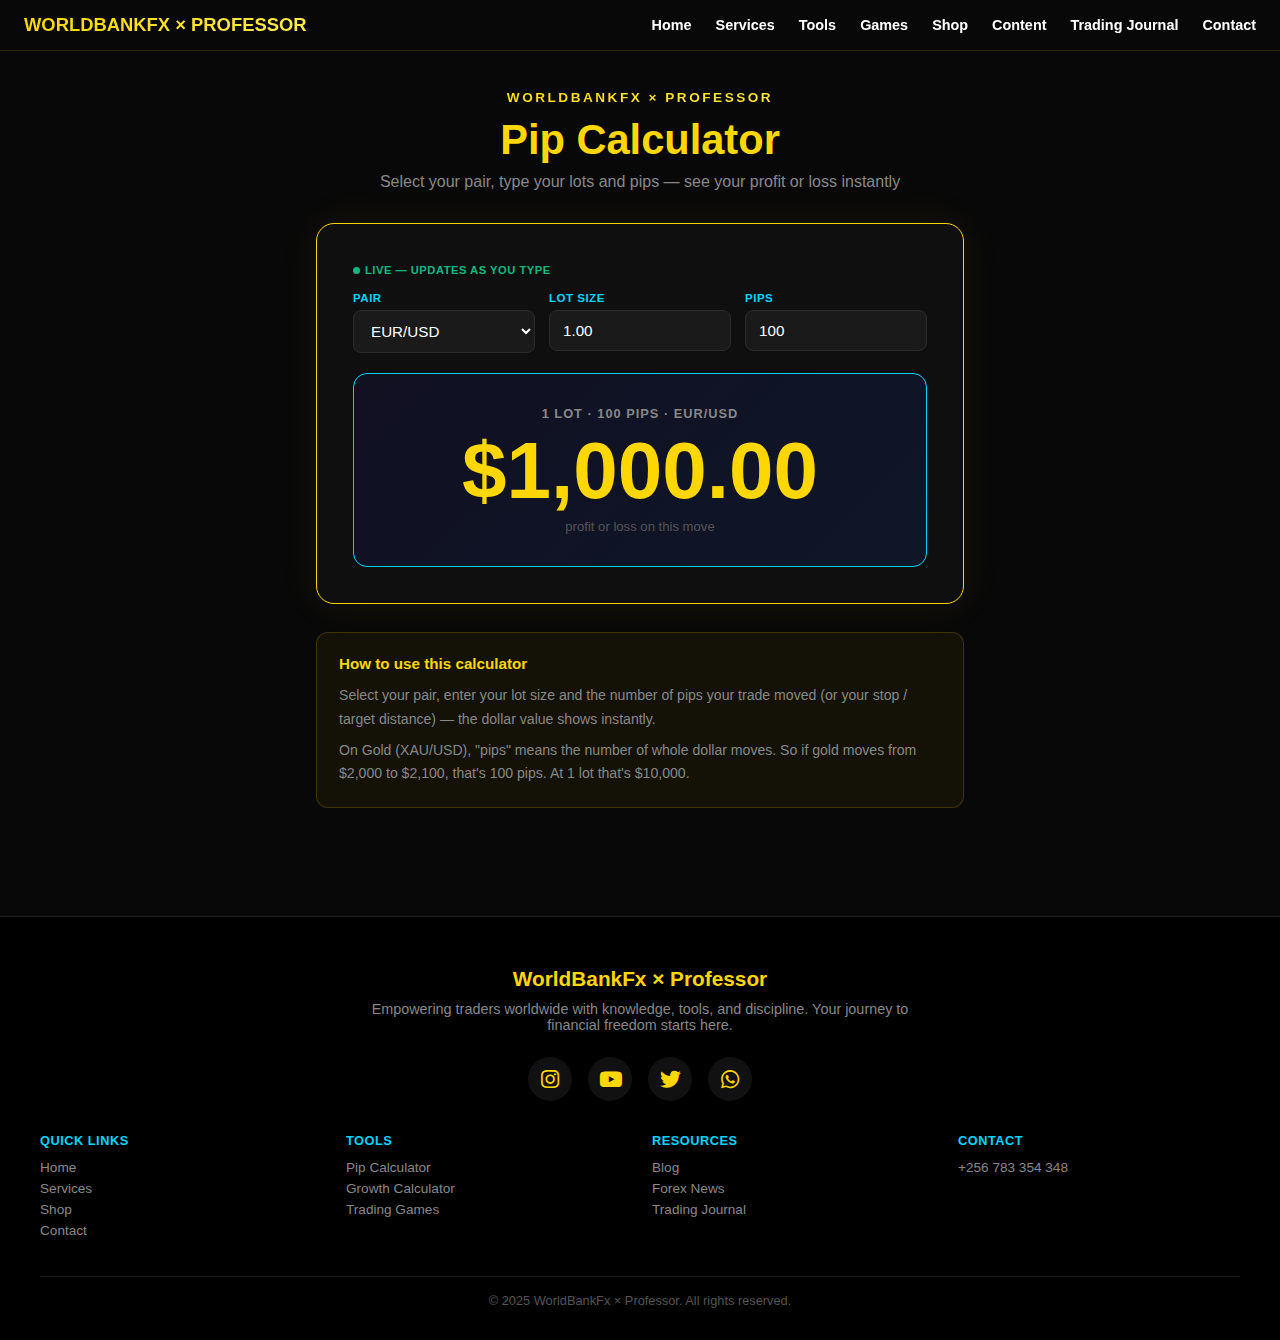
<file: pip-calculator.html>
<!DOCTYPE html>
<html lang="en">
<script type="application/ld+json">
{
  "@context": "https://schema.org",
  "@type": "WebApplication",
  "name": "Pip Calculator",
  "description": "Free forex pip calculator for calculating pip values across all currency pairs including XAUUSD and BTCUSD",
  "url": "https://worldbankfx.netlify.app/pip-calculator.html",
  "applicationCategory": "FinanceApplication",
  "offers": { "@type": "Offer", "price": "0", "priceCurrency": "USD" },
  "creator": { "@type": "Organization", "name": "WorldBankFx × Professor", "url": "https://worldbankfx.netlify.app" }
}
</script>
<head>
  <meta name="description" content="Free Forex Pip Calculator — Instantly calculate pip value for any currency pair including XAUUSD gold and BTCUSD bitcoin. Real-time results, no button click needed.">
  <meta name="keywords" content="pip calculator, forex calculator, pip value calculator, XAUUSD pip calculator, gold pip calculator, BTCUSD pip calculator, forex tools, position sizing, risk management">
  <meta name="author" content="WorldBankFx × Professor">
  <meta name="robots" content="index, follow">
  <link rel="canonical" href="https://worldbankfx.netlify.app/pip-calculator.html">
  <meta property="og:type" content="website">
  <meta property="og:url" content="https://worldbankfx.netlify.app/pip-calculator.html">
  <meta property="og:title" content="Free Pip Calculator | WorldBankFx Trading Tools">
  <meta property="og:description" content="Calculate pip value instantly for any currency pair including Gold and Bitcoin. Real-time results.">
  <meta property="og:image" content="https://worldbankfx.netlify.app/pip-calculator-preview.jpg">
  <meta property="twitter:card" content="summary_large_image">
  <meta charset="UTF-8">
  <meta name="viewport" content="width=device-width, initial-scale=1.0">
  <title>Pip Calculator | WorldBankFx</title>
  <link rel="stylesheet" href="https://cdnjs.cloudflare.com/ajax/libs/font-awesome/6.4.0/css/all.min.css">
  <style>
    :root {
      --gold: #ffd700;
      --gold-light: #ffed4e;
      --cyan: #00d4ff;
      --green: #10b981;
      --red: #ef4444;
      --bg: #080808;
      --bg2: #0f0f0f;
      --bg3: #1a1a1a;
      --bg4: #1a1a2e;
      --border: #2a2a2a;
      --text: #ffffff;
      --text-muted: #888;
      --text-dim: #555;
    }
    * { margin: 0; padding: 0; box-sizing: border-box; }
    html { scroll-behavior: smooth; }
    body {
      font-family: -apple-system, BlinkMacSystemFont, 'Segoe UI', Roboto, sans-serif;
      background: var(--bg);
      color: var(--text);
      min-height: 100vh;
    }

    /* ===== NAV ===== */
    nav {
      position: fixed; top: 0; width: 100%; left: 0;
      background: rgba(8,8,8,0.97); backdrop-filter: blur(12px);
      z-index: 1000; border-bottom: 1px solid rgba(255,215,0,0.15);
    }
    .nav-container {
      max-width: 1400px; margin: 0 auto;
      display: flex; justify-content: space-between; align-items: center;
      padding: 14px 24px;
    }
    .logo {
      font-size: 1.15rem; font-weight: 900;
      background: linear-gradient(135deg, var(--gold), var(--gold-light));
      -webkit-background-clip: text; -webkit-text-fill-color: transparent;
      text-decoration: none; white-space: nowrap;
    }
    .nav-links { display: flex; gap: 24px; list-style: none; align-items: center; }
    .nav-links a { color: var(--text); text-decoration: none; font-weight: 600; font-size: 0.9rem; transition: color 0.2s; }
    .nav-links a:hover { color: var(--gold); }
    .dropdown { position: relative; }
    .dropdown-content {
      display: none; position: absolute; top: 100%; left: 0;
      background: #0f0f0f; min-width: 200px;
      border: 1px solid var(--gold); border-radius: 8px;
      margin-top: 4px; padding: 8px 0; z-index: 100;
    }
    .dropdown:hover .dropdown-content, .dropdown-content:hover { display: block; }
    .dropdown-content a { display: block; padding: 10px 18px; border-bottom: 1px solid #222; color: var(--text); font-size: 0.85rem; }
    .dropdown-content a:last-child { border-bottom: none; }
    .dropdown-content a:hover { background: rgba(255,215,0,0.08); color: var(--gold); }
    .mobile-menu-btn { display: none; font-size: 1.4rem; color: var(--gold); cursor: pointer; background: none; border: none; }
    .mobile-nav {
      display: none; position: fixed; top: 0; right: -100%;
      width: 82%; max-width: 380px; height: 100vh;
      background: #0a0a0a; z-index: 2000;
      padding: 70px 28px 28px;
      transition: right 0.3s ease; overflow-y: auto;
      border-left: 1px solid #222;
    }
    .mobile-nav.active { right: 0; }
    .mobile-nav-close { position: absolute; top: 18px; right: 18px; font-size: 1.8rem; color: var(--gold); cursor: pointer; background: none; border: none; }
    .mobile-nav-links { list-style: none; }
    .mobile-nav-links li { border-bottom: 1px solid #1a1a1a; }
    .mobile-nav-links a { color: var(--text); text-decoration: none; font-size: 1rem; font-weight: 600; display: block; padding: 12px 0; }
    .mobile-dropdown-toggle { display: flex; justify-content: space-between; align-items: center; cursor: pointer; color: var(--text); font-size: 1rem; font-weight: 600; padding: 12px 0; }
    .mobile-dropdown-content { max-height: 0; overflow: hidden; transition: max-height 0.3s ease; padding-left: 16px; }
    .mobile-dropdown-content.active { max-height: 400px; }
    .mobile-dropdown-content a { font-size: 0.9rem; padding: 8px 0; color: #999; border-bottom: none; }
    .mobile-overlay { display: none; position: fixed; inset: 0; background: rgba(0,0,0,0.6); z-index: 1999; }
    .mobile-overlay.active { display: block; }

    /* ===== LAYOUT ===== */
    .container { max-width: 680px; margin: 0 auto; padding: 90px 16px 48px; }

    .header { text-align: center; margin-bottom: 32px; }
    .header .logo-text {
      font-size: 0.85rem; font-weight: 900; letter-spacing: 2.5px; text-transform: uppercase;
      background: linear-gradient(135deg, var(--gold), var(--gold-light));
      -webkit-background-clip: text; -webkit-text-fill-color: transparent;
      margin-bottom: 10px;
    }
    h1 { font-size: clamp(1.8rem, 5vw, 2.6rem); color: var(--gold); margin-bottom: 8px; line-height: 1.2; }
    .subtitle { color: var(--text-muted); font-size: clamp(0.85rem, 2.5vw, 1rem); }

    /* ===== CALCULATOR CARD ===== */
    .calculator-card {
      background: var(--bg2); border-radius: 18px;
      padding: clamp(20px, 5vw, 36px);
      border: 1.5px solid var(--gold);
      box-shadow: 0 0 40px rgba(255,215,0,0.07);
    }

    /* INPUTS ROW */
    .inputs-row {
      display: grid; grid-template-columns: 1fr 1fr 1fr; gap: 14px;
      margin-bottom: 4px;
    }
    @media (max-width: 560px) { .inputs-row { grid-template-columns: 1fr 1fr; } }
    @media (max-width: 380px) { .inputs-row { grid-template-columns: 1fr; } }

    .form-group label {
      display: block; color: var(--cyan); font-weight: 700;
      margin-bottom: 6px; font-size: 0.72rem; text-transform: uppercase; letter-spacing: 0.5px;
    }
    .form-group select, .form-group input {
      width: 100%; padding: 11px 13px;
      background: var(--bg3); border: 1px solid var(--border);
      border-radius: 8px; color: var(--text); font-size: 0.95rem;
      transition: border-color 0.2s, box-shadow 0.2s;
    }
    .form-group select:focus, .form-group input:focus {
      outline: none; border-color: var(--gold);
      box-shadow: 0 0 0 2px rgba(255,215,0,0.12);
    }
    .form-group select option { background: var(--bg3); }

    /* live indicator */
    .live-badge {
      display: inline-flex; align-items: center; gap: 5px;
      font-size: 0.7rem; font-weight: 700; color: var(--green);
      text-transform: uppercase; letter-spacing: 0.5px;
      margin-bottom: 16px;
    }
    .live-dot {
      width: 7px; height: 7px; border-radius: 50%;
      background: var(--green); animation: pulse 1.4s infinite;
    }
    @keyframes pulse {
      0%, 100% { opacity: 1; transform: scale(1); }
      50% { opacity: 0.4; transform: scale(0.7); }
    }

    /* ===== RESULTS ===== */
    .result-section {
      margin-top: 20px; padding: clamp(20px, 4vw, 32px);
      background: linear-gradient(135deg, #111122, #0e1628);
      border-radius: 14px; border: 1px solid var(--cyan);
      text-align: center;
      opacity: 0; transform: translateY(10px);
      transition: opacity 0.3s ease, transform 0.3s ease;
    }
    .result-section.show { opacity: 1; transform: translateY(0); }

    .result-context {
      font-size: 0.8rem; color: var(--text-muted); text-transform: uppercase;
      letter-spacing: 1px; margin-bottom: 10px; font-weight: 600;
    }
    .result-amount {
      font-size: clamp(2.8rem, 10vw, 5rem); font-weight: 900;
      color: var(--gold); line-height: 1;
      transition: color 0.2s;
    }
    .result-hint {
      font-size: 0.82rem; color: var(--text-dim); margin-top: 8px;
    }

    /* ===== INFO BOX ===== */
    .info-box {
      margin-top: 28px; padding: 22px;
      background: rgba(255,215,0,0.05);
      border-radius: 12px; border: 1px solid rgba(255,215,0,0.18);
    }
    .info-box h3 { color: var(--gold); margin-bottom: 12px; font-size: 0.95rem; }
    .info-box p { color: var(--text-muted); line-height: 1.65; font-size: 0.88rem; margin-bottom: 8px; }
    .info-box p:last-child { margin-bottom: 0; }

    /* ===== BACK TO TOP ===== */
    .back-to-top {
      position: fixed; bottom: 24px; right: 20px;
      width: 44px; height: 44px;
      background: linear-gradient(135deg, var(--gold), var(--gold-light));
      border: none; border-radius: 50%; color: #000;
      font-size: 1.1rem; cursor: pointer;
      opacity: 0; visibility: hidden; transition: all 0.3s ease; z-index: 999;
    }
    .back-to-top.show { opacity: 1; visibility: visible; }
    .back-to-top:hover { transform: translateY(-3px); }

    /* ===== FOOTER ===== */
    footer { background: #000; padding: 50px 20px 32px; text-align: center; border-top: 1px solid #1e1e1e; margin-top: 60px; }
    .footer-content { max-width: 1200px; margin: 0 auto; }
    .footer-brand { margin-bottom: 24px; }
    .footer-brand h3 { color: var(--gold); font-size: 1.3rem; margin-bottom: 10px; }
    .footer-brand p { color: var(--text-muted); max-width: 560px; margin: 0 auto; font-size: 0.9rem; }
    .footer-social { display: flex; gap: 16px; justify-content: center; margin: 24px 0; }
    .social-link { width: 44px; height: 44px; background: #111; border-radius: 50%; display: flex; align-items: center; justify-content: center; font-size: 1.3rem; transition: all 0.25s; text-decoration: none; color: var(--gold); }
    .social-link:hover { background: var(--gold); color: #000; transform: scale(1.1); }
    .footer-links { display: grid; grid-template-columns: repeat(auto-fit, minmax(150px, 1fr)); gap: 24px; margin: 32px 0; text-align: left; }
    .footer-column h4 { color: var(--cyan); margin-bottom: 12px; font-size: 0.8rem; text-transform: uppercase; letter-spacing: 0.5px; }
    .footer-column a { display: block; color: var(--text-muted); margin: 6px 0; text-decoration: none; transition: color 0.2s; font-size: 0.85rem; }
    .footer-column a:hover { color: var(--gold); }
    .footer-column p { color: var(--text-muted); font-size: 0.85rem; margin: 6px 0; }
    .footer-bottom { color: var(--text-dim); margin-top: 32px; padding-top: 16px; border-top: 1px solid #1a1a1a; font-size: 0.8rem; }

    @media (max-width: 860px) {
      .nav-links { display: none; }
      .mobile-menu-btn { display: block; }
      .mobile-nav { display: block; }
    }
    @media print {
      nav, .mobile-nav, .back-to-top, footer { display: none !important; }
      body { background: white; color: black; }
    }
  </style>
</head>
<body>

<!-- NAV -->
<nav>
  <div class="nav-container">
    <a href="index.html" class="logo">WORLDBANKFX × PROFESSOR</a>
    <ul class="nav-links">
      <li><a href="index.html#home">Home</a></li>
      <li class="dropdown">
        <a href="#services">Services</a>
        <div class="dropdown-content">
          <a href="services.html">All Services</a>
          <a href="services.html#masterclass">Forex Masterclass</a>
          <a href="services.html#tech-tutoring">Tech Tutoring</a>
          <a href="services.html#remote-support">Remote Support</a>
        </div>
      </li>
      <li class="dropdown">
        <a href="#tools">Tools</a>
        <div class="dropdown-content">
          <a href="pip-calculator.html">Pip Calculator</a>
          <a href="trading-growth-calculator.html">Growth Calculator</a>
          <a href="tools.html">All Tools</a>
        </div>
      </li>
      <li class="dropdown">
        <a href="traders-playground.html">Games</a>
        <div class="dropdown-content">
          <a href="patience-test.html">Patience Test</a>
          <a href="revenge-breaker.html">Revenge Breaker</a>
          <a href="traders-playground.html">All Games</a>
        </div>
      </li>
      <li><a href="shop.html">Shop</a></li>
      <li class="dropdown">
        <a href="#content">Content</a>
        <div class="dropdown-content">
          <a href="blog.html">Blog</a>
          <a href="news.html">Forex News</a>
          <a href="articles.html">Articles</a>
        </div>
      </li>
      <li><a href="journal.html">Trading Journal</a></li>
      <li><a href="contact.html">Contact</a></li>
    </ul>
    <button class="mobile-menu-btn" onclick="toggleMobileMenu()"><i class="fas fa-bars"></i></button>
  </div>
</nav>

<div class="mobile-overlay" id="mobileOverlay" onclick="toggleMobileMenu()"></div>
<div class="mobile-nav" id="mobileNav">
  <button class="mobile-nav-close" onclick="toggleMobileMenu()"><i class="fas fa-times"></i></button>
  <ul class="mobile-nav-links">
    <li><a href="index.html#home" onclick="toggleMobileMenu()">Home</a></li>
    <li>
      <div class="mobile-dropdown-toggle" onclick="toggleMobileDropdown(this)"><span>Services</span><i class="fas fa-chevron-down"></i></div>
      <div class="mobile-dropdown-content">
        <a href="services.html" onclick="toggleMobileMenu()">All Services</a>
        <a href="services.html#masterclass" onclick="toggleMobileMenu()">Forex Masterclass</a>
        <a href="services.html#tech-tutoring" onclick="toggleMobileMenu()">Tech Tutoring</a>
      </div>
    </li>
    <li>
      <div class="mobile-dropdown-toggle" onclick="toggleMobileDropdown(this)"><span>Tools</span><i class="fas fa-chevron-down"></i></div>
      <div class="mobile-dropdown-content">
        <a href="pip-calculator.html" onclick="toggleMobileMenu()">Pip Calculator</a>
        <a href="trading-growth-calculator.html" onclick="toggleMobileMenu()">Growth Calculator</a>
        <a href="tools.html" onclick="toggleMobileMenu()">All Tools</a>
      </div>
    </li>
    <li>
      <div class="mobile-dropdown-toggle" onclick="toggleMobileDropdown(this)"><span>Games</span><i class="fas fa-chevron-down"></i></div>
      <div class="mobile-dropdown-content">
        <a href="patience-test.html" onclick="toggleMobileMenu()">Patience Test</a>
        <a href="revenge-breaker.html" onclick="toggleMobileMenu()">Revenge Breaker</a>
        <a href="traders-playground.html" onclick="toggleMobileMenu()">All Games</a>
      </div>
    </li>
    <li><a href="shop.html" onclick="toggleMobileMenu()">Shop</a></li>
    <li>
      <div class="mobile-dropdown-toggle" onclick="toggleMobileDropdown(this)"><span>Content</span><i class="fas fa-chevron-down"></i></div>
      <div class="mobile-dropdown-content">
        <a href="blog.html" onclick="toggleMobileMenu()">Blog</a>
        <a href="news.html" onclick="toggleMobileMenu()">Forex News</a>
      </div>
    </li>
    <li><a href="journal.html" onclick="toggleMobileMenu()">Trading Journal</a></li>
    <li><a href="contact.html" onclick="toggleMobileMenu()">Contact</a></li>
  </ul>
</div>

<!-- MAIN -->
<div class="container">
  <div class="header">
    <div class="logo-text">WORLDBANKFX × PROFESSOR</div>
    <h1>Pip Calculator</h1>
    <p class="subtitle">Select your pair, type your lots and pips — see your profit or loss instantly</p>
  </div>

  <div class="calculator-card">

    <div class="live-badge"><div class="live-dot"></div> Live — updates as you type</div>

    <!-- INPUTS -->
    <div class="inputs-row">
      <div class="form-group">
        <label>Pair</label>
        <select id="currencyPair" onchange="calculateLive()">
          <optgroup label="── Majors ──">
            <option value="EURUSD">EUR/USD</option>
            <option value="GBPUSD">GBP/USD</option>
            <option value="USDJPY">USD/JPY</option>
            <option value="USDCHF">USD/CHF</option>
            <option value="AUDUSD">AUD/USD</option>
            <option value="USDCAD">USD/CAD</option>
            <option value="NZDUSD">NZD/USD</option>
          </optgroup>
          <optgroup label="── Crosses ──">
            <option value="EURGBP">EUR/GBP</option>
            <option value="EURJPY">EUR/JPY</option>
            <option value="GBPJPY">GBP/JPY</option>
            <option value="AUDJPY">AUD/JPY</option>
            <option value="CADJPY">CAD/JPY</option>
            <option value="CHFJPY">CHF/JPY</option>
            <option value="EURAUD">EUR/AUD</option>
            <option value="EURCHF">EUR/CHF</option>
            <option value="GBPAUD">GBP/AUD</option>
            <option value="GBPCAD">GBP/CAD</option>
          </optgroup>
          <optgroup label="── Exotics ──">
            <option value="USDZAR">USD/ZAR</option>
            <option value="USDTRY">USD/TRY</option>
            <option value="USDMXN">USD/MXN</option>
            <option value="USDSEK">USD/SEK</option>
            <option value="USDNOK">USD/NOK</option>
            <option value="USDSGD">USD/SGD</option>
          </optgroup>
          <optgroup label="── Metals & Crypto ──">
            <option value="XAUUSD">XAU/USD — Gold</option>
            <option value="XAGUSD">XAG/USD — Silver</option>
            <option value="BTCUSD">BTC/USD — Bitcoin</option>
            <option value="ETHUSD">ETH/USD — Ethereum</option>
          </optgroup>
        </select>
      </div>
      <div class="form-group">
        <label>Lot Size</label>
        <input type="number" id="lotSize" step="0.01" min="0.01" value="1.00" placeholder="e.g. 0.10" oninput="calculateLive()">
      </div>
      <div class="form-group">
        <label id="pipsLabel">Pips</label>
        <input type="number" id="pipsInput" step="0.01" min="0.01" value="100" placeholder="e.g. 10.05" oninput="calculateLive()">
      </div>
    </div>

    <!-- RESULT -->
    <div id="resultSection" class="result-section">
      <div class="result-context" id="resultContext">1 lot · 100 pips · EUR/USD</div>
      <div class="result-amount" id="resultAmount">$1,000.00</div>
      <div class="result-hint" id="resultHint">profit / loss on this move</div>
    </div>

  </div><!-- end calculator-card -->

  <div class="info-box">
    <h3>How to use this calculator</h3>
    <p>Select your pair, enter your lot size and the number of pips your trade moved (or your stop / target distance) — the dollar value shows instantly.</p>
    <p>On Gold (XAU/USD), "pips" means the number of whole dollar moves. So if gold moves from $2,000 to $2,100, that's 100 pips. At 1 lot that's $10,000.</p>
  </div>
</div>

<!-- FOOTER -->
<footer>
  <div class="footer-content">
    <div class="footer-brand">
      <h3>WorldBankFx × Professor</h3>
      <p>Empowering traders worldwide with knowledge, tools, and discipline. Your journey to financial freedom starts here.</p>
    </div>
    <div class="footer-social">
      <a href="#" class="social-link"><i class="fab fa-instagram"></i></a>
      <a href="#" class="social-link"><i class="fab fa-youtube"></i></a>
      <a href="#" class="social-link"><i class="fab fa-twitter"></i></a>
      <a href="#" class="social-link"><i class="fab fa-whatsapp"></i></a>
    </div>
    <div class="footer-links">
      <div class="footer-column">
        <h4>Quick Links</h4>
        <a href="index.html">Home</a>
        <a href="services.html">Services</a>
        <a href="shop.html">Shop</a>
        <a href="contact.html">Contact</a>
      </div>
      <div class="footer-column">
        <h4>Tools</h4>
        <a href="pip-calculator.html">Pip Calculator</a>
        <a href="trading-growth-calculator.html">Growth Calculator</a>
        <a href="traders-playground.html">Trading Games</a>
      </div>
      <div class="footer-column">
        <h4>Resources</h4>
        <a href="blog.html">Blog</a>
        <a href="news.html">Forex News</a>
        <a href="journal.html">Trading Journal</a>
      </div>
      <div class="footer-column">
        <h4>Contact</h4>
        <p>+256 783 354 348</p>
      </div>
    </div>
    <div class="footer-bottom">
      <p>© 2025 WorldBankFx × Professor. All rights reserved.</p>
    </div>
  </div>
</footer>

<button class="back-to-top" id="backToTop" onclick="scrollToTop()">
  <i class="fas fa-arrow-up"></i>
</button>

<script>
  // ===== NAV =====
  function toggleMobileMenu() {
    document.getElementById('mobileNav').classList.toggle('active');
    document.getElementById('mobileOverlay').classList.toggle('active');
  }
  function toggleMobileDropdown(el) {
    const content = el.nextElementSibling;
    const wasActive = content.classList.contains('active');
    document.querySelectorAll('.mobile-dropdown-content').forEach(c => c.classList.remove('active'));
    document.querySelectorAll('.mobile-dropdown-toggle i').forEach(i => i.style.transform = '');
    if (!wasActive) {
      content.classList.add('active');
      el.querySelector('i').style.transform = 'rotate(180deg)';
    }
  }

  // ===== PAIR DATA =====
  // baseCcy = left currency, quoteCcy = right currency
  // For USD-base pairs (USDJPY, USDCHF etc): pip value = (pip × units) / rate
  // For USD-quote pairs (EURUSD, GBPUSD etc): pip value = pip × units  (always $10/pip at 1 lot)
  // For cross pairs (neither is USD): pip value = pip × units × quoteToUSD[quoteCcy]
  const pairData = {
    // Majors — USD is quote → fixed $10/pip per lot
    EURUSD: { pip: 0.0001, contract: 100000, baseCcy: 'EUR', quoteCcy: 'USD' },
    GBPUSD: { pip: 0.0001, contract: 100000, baseCcy: 'GBP', quoteCcy: 'USD' },
    AUDUSD: { pip: 0.0001, contract: 100000, baseCcy: 'AUD', quoteCcy: 'USD' },
    NZDUSD: { pip: 0.0001, contract: 100000, baseCcy: 'NZD', quoteCcy: 'USD' },
    // Majors — USD is base → divide by rate
    USDJPY: { pip: 0.01,   contract: 100000, baseCcy: 'USD', quoteCcy: 'JPY' },
    USDCHF: { pip: 0.0001, contract: 100000, baseCcy: 'USD', quoteCcy: 'CHF' },
    USDCAD: { pip: 0.0001, contract: 100000, baseCcy: 'USD', quoteCcy: 'CAD' },
    // Crosses — neither is USD → multiply by quoteToUSD rate
    EURGBP: { pip: 0.0001, contract: 100000, baseCcy: 'EUR', quoteCcy: 'GBP' },
    EURJPY: { pip: 0.01,   contract: 100000, baseCcy: 'EUR', quoteCcy: 'JPY' },
    GBPJPY: { pip: 0.01,   contract: 100000, baseCcy: 'GBP', quoteCcy: 'JPY' },
    AUDJPY: { pip: 0.01,   contract: 100000, baseCcy: 'AUD', quoteCcy: 'JPY' },
    CADJPY: { pip: 0.01,   contract: 100000, baseCcy: 'CAD', quoteCcy: 'JPY' },
    CHFJPY: { pip: 0.01,   contract: 100000, baseCcy: 'CHF', quoteCcy: 'JPY' },
    EURAUD: { pip: 0.0001, contract: 100000, baseCcy: 'EUR', quoteCcy: 'AUD' },
    EURCHF: { pip: 0.0001, contract: 100000, baseCcy: 'EUR', quoteCcy: 'CHF' },
    GBPAUD: { pip: 0.0001, contract: 100000, baseCcy: 'GBP', quoteCcy: 'AUD' },
    GBPCAD: { pip: 0.0001, contract: 100000, baseCcy: 'GBP', quoteCcy: 'CAD' },
    // Exotics — USD is base → divide by rate
    USDZAR: { pip: 0.0001, contract: 100000, baseCcy: 'USD', quoteCcy: 'ZAR' },
    USDTRY: { pip: 0.0001, contract: 100000, baseCcy: 'USD', quoteCcy: 'TRY' },
    USDMXN: { pip: 0.0001, contract: 100000, baseCcy: 'USD', quoteCcy: 'MXN' },
    USDSEK: { pip: 0.0001, contract: 100000, baseCcy: 'USD', quoteCcy: 'SEK' },
    USDNOK: { pip: 0.0001, contract: 100000, baseCcy: 'USD', quoteCcy: 'NOK' },
    USDSGD: { pip: 0.0001, contract: 100000, baseCcy: 'USD', quoteCcy: 'SGD' },
    // Metals & Crypto — all USD-quoted, special contract sizes
    XAUUSD: { pip: 1,     contract: 100,   baseCcy: 'XAU', quoteCcy: 'USD' },
    XAGUSD: { pip: 0.01,  contract: 500,   baseCcy: 'XAG', quoteCcy: 'USD' },
    BTCUSD: { pip: 1,     contract: 1,     baseCcy: 'BTC', quoteCcy: 'USD' },
    ETHUSD: { pip: 0.01,  contract: 1,     baseCcy: 'ETH', quoteCcy: 'USD' },
  };

  // Approximate rates: how much 1 unit of this currency is worth in USD
  // Used for: (a) cross pair quote conversion, (b) USD-base pair division
  const quoteToUSD = {
    USD: 1,
    JPY: 1/149.5,   // 1 JPY = 0.0067 USD  →  pip value / rate
    CHF: 1/0.885,   // 1 CHF ≈ 1.13 USD
    CAD: 1/1.355,   // 1 CAD ≈ 0.738 USD
    GBP: 1.265,
    AUD: 0.655,
    NZD: 0.605,
    EUR: 1.085,
    ZAR: 1/18.5,
    TRY: 1/32.5,
    MXN: 1/17.2,
    SEK: 1/10.4,
    NOK: 1/10.6,
    SGD: 1/1.34,
  };

  // ===== CALCULATE =====
  function calculateLive() {
    const pair     = document.getElementById('currencyPair').value;
    const lotSize  = parseFloat(document.getElementById('lotSize').value);
    const pips     = parseFloat(document.getElementById('pipsInput').value);

    if (!pair || isNaN(lotSize) || lotSize <= 0 || isNaN(pips) || pips <= 0) return;

    const data = pairData[pair];
    if (!data) return;

    const units = lotSize * data.contract;

    // ── Core pip value logic (USD account) ──────────────────────────────
    // Rule 1: USD is the quote  (EURUSD, GBPUSD, XAUUSD…)
    //         pip value = pip × units  →  always $10/pip per std lot
    // Rule 2: USD is the base   (USDJPY, USDCHF, USDCAD…)
    //         pip value = (pip × units) × quoteToUSD[quoteCcy]
    //         i.e. divide the raw result by the pair's exchange rate
    // Rule 3: Cross pair        (EURGBP, EURJPY, GBPJPY…)
    //         pip value = pip × units × quoteToUSD[quoteCcy]
    //         i.e. convert the quote currency result to USD
    // Rules 2 & 3 share the same formula: pip × units × quoteToUSD[quoteCcy]
    // Rule 1 is just Rule 3 when quoteCcy = 'USD' (quoteToUSD['USD'] = 1)
    // So one unified formula covers all cases:
    const conversionRate = quoteToUSD[data.quoteCcy] ?? 1;
    const pipValueUSD    = units * data.pip * conversionRate;

    // total dollar amount for N pips
    const totalUSD = pipValueUSD * pips;

    // Label — gold/silver/crypto say "points", forex say "pips"
    const isMetal  = ['XAUUSD','XAGUSD','BTCUSD','ETHUSD'].includes(pair);
    const pipWord  = isMetal ? 'points' : 'pips';
    const pairLabel = pair.slice(0,3) + '/' + pair.slice(3);

    // Update pips label dynamically
    document.getElementById('pipsLabel').textContent = isMetal ? 'Points' : 'Pips';

    // Format output
    document.getElementById('resultAmount').textContent = '$' + formatMoney(totalUSD);
    document.getElementById('resultContext').textContent =
      lotSize + ' lot' + (lotSize !== 1 ? 's' : '') + ' · ' + pips + ' ' + pipWord + ' · ' + pairLabel;
    document.getElementById('resultHint').textContent = 'profit or loss on this move';

    document.getElementById('resultSection').classList.add('show');
  }

  function formatMoney(n) {
    if (n >= 1000000) return (n/1000000).toFixed(2) + 'M';
    if (n >= 1000)    return n.toLocaleString('en-US', { minimumFractionDigits: 2, maximumFractionDigits: 2 });
    return n.toLocaleString('en-US', { minimumFractionDigits: 2, maximumFractionDigits: 2 });
  }
  function formatUnits(n) {
    if (n >= 1e6) return (n/1e6).toFixed(2) + 'M';
    if (n >= 1e3) return (n/1e3).toFixed(2) + 'K';
    return n.toFixed(2);
  }
  function getCurrencySymbol(ccy) {
    const s = { USD:'$', EUR:'€', GBP:'£', JPY:'¥', CHF:'Fr', AUD:'A$', CAD:'C$', NZD:'NZ$' };
    return s[ccy] || ccy + ' ';
  }

  window.addEventListener('DOMContentLoaded', () => { calculateLive(); });
  function scrollToTop() { window.scrollTo({ top: 0, behavior: 'smooth' }); }
  window.addEventListener('scroll', () => {
    document.getElementById('backToTop').classList.toggle('show', window.pageYOffset > 300);
  });
</script>
</body>
</html>
</file>
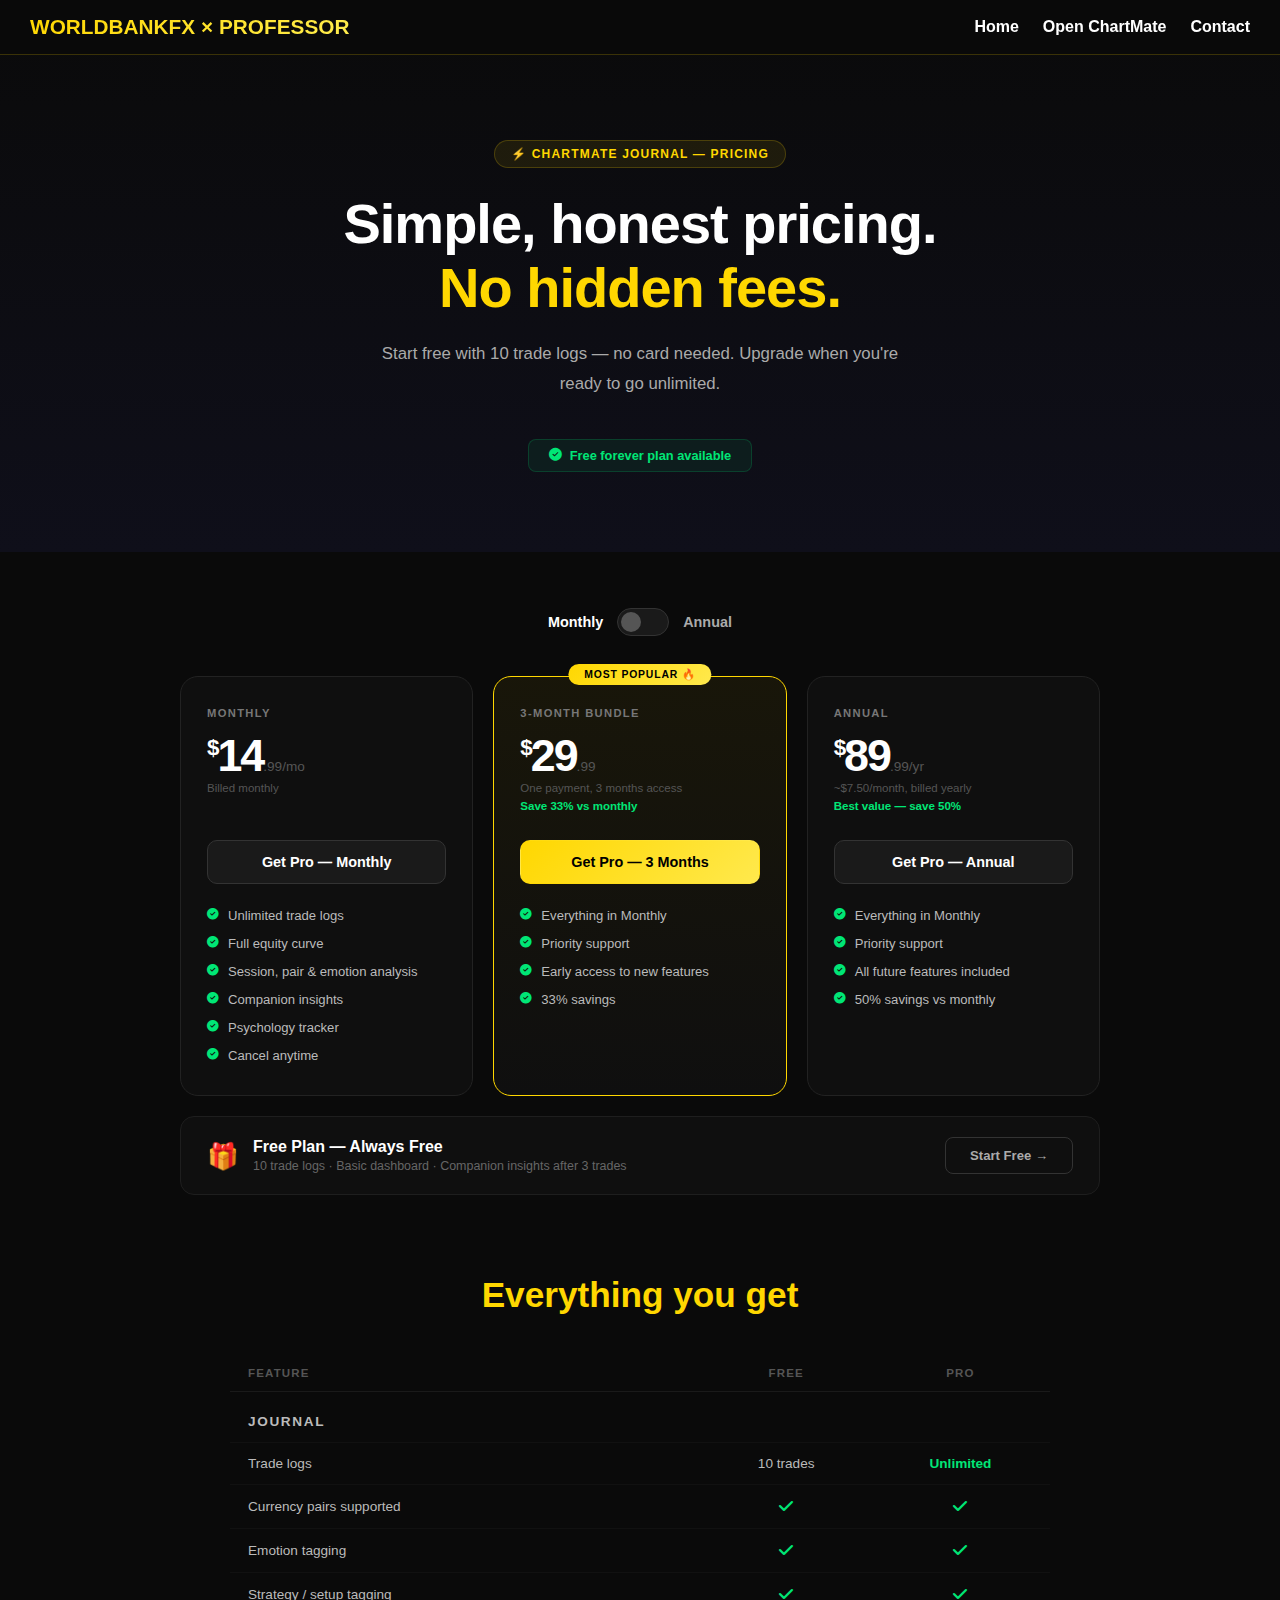
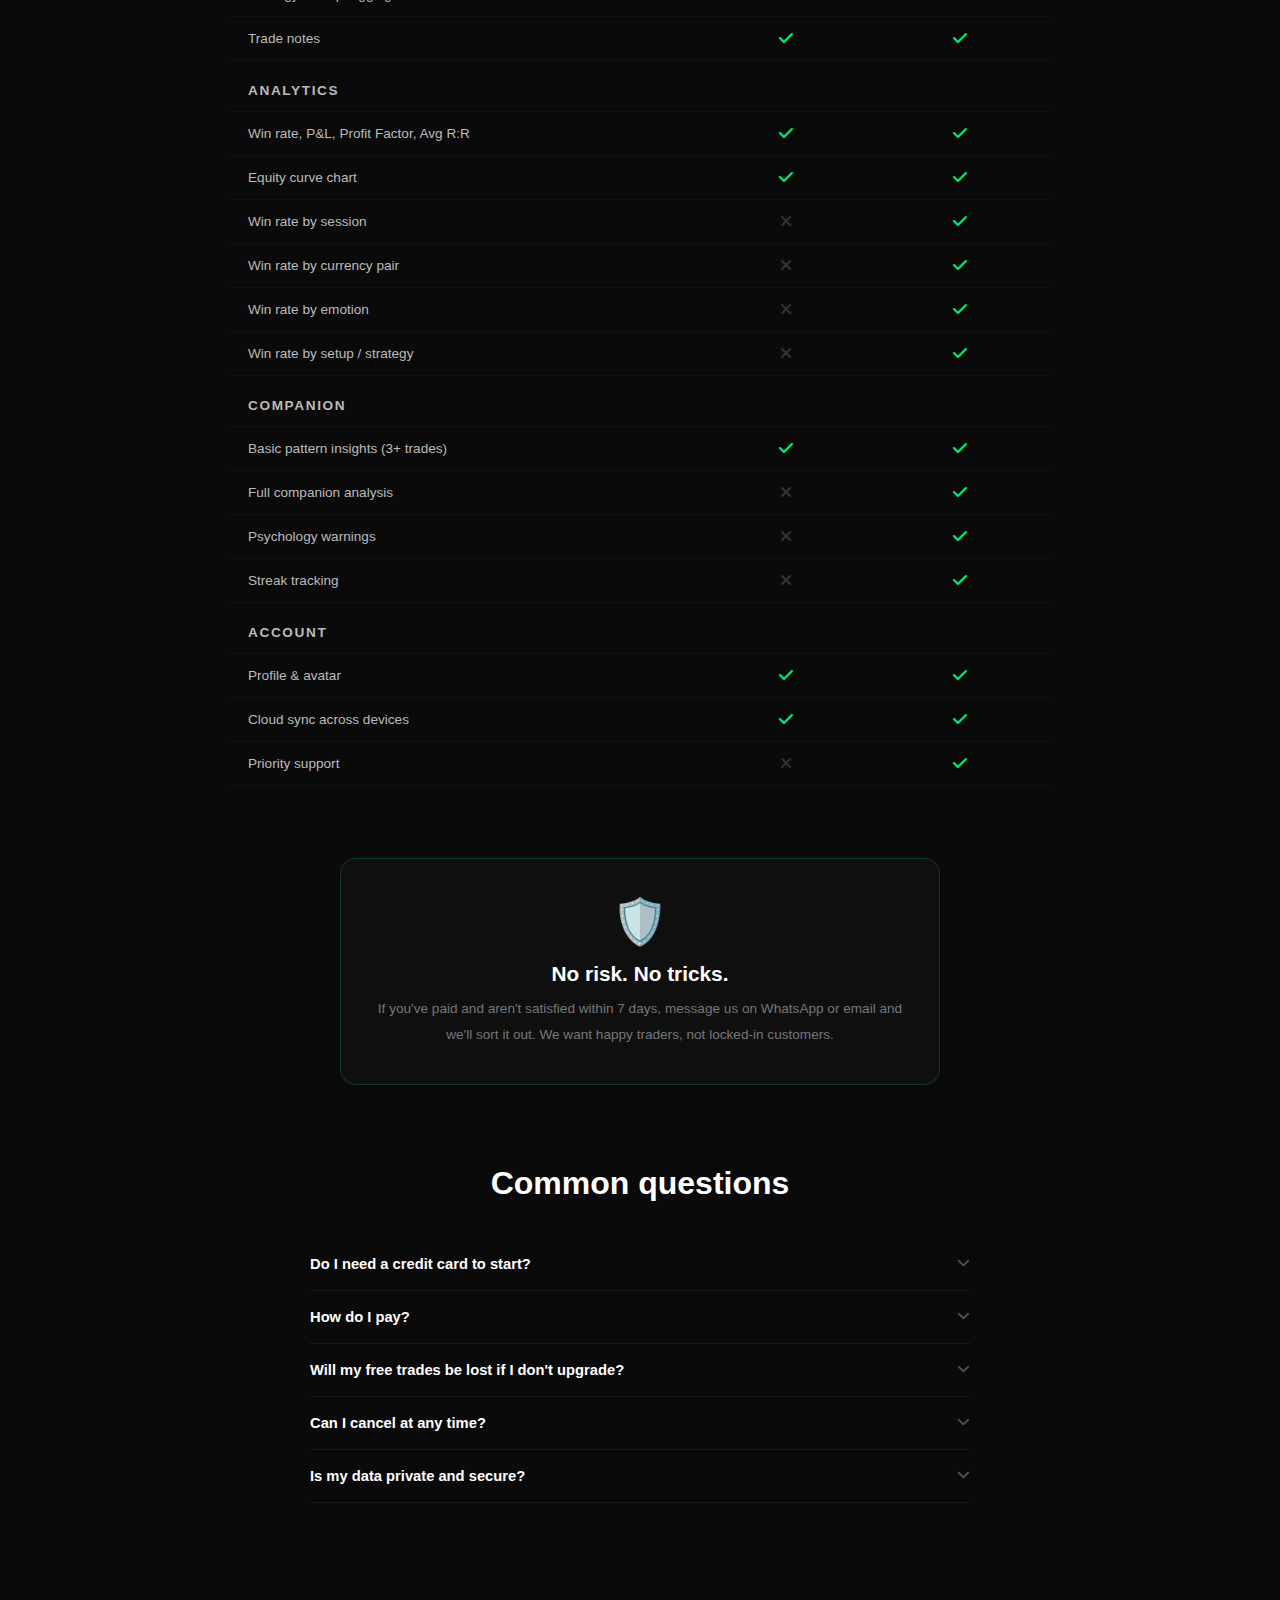
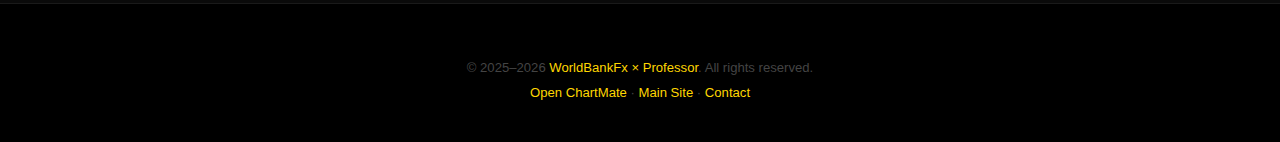
<file: pricing.html>
<!DOCTYPE html>
<html lang="en">
<head>
  <meta charset="UTF-8">
  <meta name="viewport" content="width=device-width, initial-scale=1.0">
  <title>ChartMate Pricing | WorldBankFx × Professor</title>
  <meta name="description" content="Upgrade your trading journal. Unlock unlimited trades, advanced analysis and companion insights with ChartMate Pro.">
  <link rel="stylesheet" href="https://cdnjs.cloudflare.com/ajax/libs/font-awesome/6.4.0/css/all.min.css">
  <link rel="icon" type="image/svg+xml" href="data:image/svg+xml,<svg xmlns='http://www.w3.org/2000/svg' viewBox='0 0 100 100'><rect width='100' height='100' rx='18' fill='%230a0a0a'/><rect width='100' height='100' rx='18' fill='none' stroke='%23ffd700' stroke-width='4'/><text x='50' y='38' font-family='Georgia,serif' font-size='22' font-weight='900' fill='%23ffd700' text-anchor='middle'>CM</text><text x='50' y='65' font-family='Georgia,serif' font-size='18' font-weight='900' fill='%23ffd700' text-anchor='middle'>FX</text></svg>">
  <style>
    * { margin: 0; padding: 0; box-sizing: border-box; }
    html { scroll-behavior: smooth; }

    body {
      font-family: -apple-system, BlinkMacSystemFont, 'Segoe UI', Roboto, sans-serif;
      background: #0a0a0a;
      color: #fff;
      overflow-x: hidden;
    }

    /* ── NAV ── */
    nav {
      position: fixed; top: 0; width: 100%;
      background: rgba(10,10,10,0.95); backdrop-filter: blur(10px);
      z-index: 1000; border-bottom: 1px solid rgba(255,215,0,0.2);
    }
    .nav-container {
      max-width: 1400px; margin: 0 auto;
      display: flex; justify-content: space-between; align-items: center;
      padding: 15px 30px;
    }
    .logo {
      font-size: 1.3rem; font-weight: 900;
      background: linear-gradient(135deg, #ffd700, #ffed4e);
      -webkit-background-clip: text; -webkit-text-fill-color: transparent;
    }
    .nav-links { display: flex; gap: 24px; list-style: none; align-items: center; }
    .nav-links a { color: #fff; text-decoration: none; font-weight: 600; transition: color 0.3s; }
    .nav-links a:hover { color: #ffd700; }

    /* ── HERO ── */
    .hero {
      padding: 140px 20px 80px;
      text-align: center;
      background: linear-gradient(180deg, #0a0a0a 0%, #0f0f1a 100%);
    }
    .hero-badge {
      display: inline-flex; align-items: center; gap: 8px;
      background: rgba(255,215,0,0.08); border: 1px solid rgba(255,215,0,0.2);
      padding: 6px 16px; border-radius: 20px; margin-bottom: 24px;
      font-size: 0.75rem; color: #ffd700; letter-spacing: 0.1em; text-transform: uppercase; font-weight: 700;
    }
    .hero h1 {
      font-size: clamp(2rem, 5vw, 3.5rem); font-weight: 900; line-height: 1.15;
      margin-bottom: 18px; letter-spacing: -1px;
    }
    .hero h1 span { color: #ffd700; }
    .hero-sub {
      font-size: 1.05rem; color: #aaa; max-width: 520px;
      margin: 0 auto 40px; line-height: 1.8;
    }
    .free-note {
      display: inline-flex; align-items: center; gap: 8px;
      background: rgba(0,230,118,0.07); border: 1px solid rgba(0,230,118,0.18);
      padding: 8px 20px; border-radius: 8px; color: #00e676; font-size: 0.8rem; font-weight: 600;
    }

    /* ── PLAN TOGGLE ── */
    .billing-toggle {
      display: flex; align-items: center; justify-content: center;
      gap: 14px; margin: 56px auto 40px; flex-wrap: wrap;
    }
    .billing-toggle span { color: #aaa; font-size: 0.9rem; font-weight: 600; }
    .billing-toggle span.active { color: #fff; }
    .toggle-track {
      width: 52px; height: 28px; background: #1a1a1a;
      border: 1px solid #333; border-radius: 14px;
      cursor: pointer; position: relative; transition: background 0.3s;
    }
    .toggle-track.yearly { background: rgba(255,215,0,0.2); border-color: rgba(255,215,0,0.4); }
    .toggle-thumb {
      position: absolute; top: 3px; left: 3px;
      width: 20px; height: 20px; background: #555; border-radius: 50%;
      transition: all 0.3s; pointer-events: none;
    }
    .toggle-track.yearly .toggle-thumb { left: 27px; background: #ffd700; }
    .save-badge {
      background: rgba(0,230,118,0.1); border: 1px solid rgba(0,230,118,0.25);
      color: #00e676; font-size: 0.72rem; font-weight: 700;
      padding: 3px 10px; border-radius: 20px; letter-spacing: 0.05em;
    }

    /* ── CARDS GRID ── */
    .plans-grid {
      display: grid; grid-template-columns: repeat(3, 1fr);
      gap: 20px; max-width: 960px; margin: 0 auto; padding: 0 20px;
    }
    .plan-card {
      background: #0f0f0f; border: 1px solid #222;
      border-radius: 18px; padding: 30px 26px;
      position: relative; transition: border-color 0.3s, transform 0.3s;
      cursor: pointer;
    }
    .plan-card:hover { border-color: rgba(255,215,0,0.3); transform: translateY(-4px); }
    .plan-card.featured {
      border-color: #ffd700;
      background: linear-gradient(180deg, rgba(255,215,0,0.06) 0%, #0f0f0f 100%);
    }
    .featured-badge {
      position: absolute; top: -13px; left: 50%; transform: translateX(-50%);
      background: linear-gradient(135deg, #ffd700, #ffe94d);
      color: #000; font-size: 0.65rem; font-weight: 800;
      padding: 4px 16px; border-radius: 20px; letter-spacing: 0.08em; text-transform: uppercase;
      white-space: nowrap;
    }
    .plan-name {
      font-size: 0.7rem; font-weight: 700; letter-spacing: 0.12em;
      text-transform: uppercase; color: #777; margin-bottom: 14px;
    }
    .plan-price {
      font-size: 2.8rem; font-weight: 900; letter-spacing: -2px;
      line-height: 1; margin-bottom: 4px;
    }
    .plan-price .currency { font-size: 1.4rem; vertical-align: super; font-weight: 700; }
    .plan-price .per { font-size: 0.85rem; font-weight: 400; color: #555; letter-spacing: 0; }
    .plan-billed { font-size: 0.72rem; color: #555; margin-bottom: 6px; }
    .plan-savings { font-size: 0.72rem; color: #00e676; font-weight: 700; min-height: 18px; margin-bottom: 22px; }
    .plan-cta {
      width: 100%; padding: 13px;
      background: #1a1a1a; border: 1px solid #333;
      color: #fff; font-weight: 700; font-size: 0.9rem;
      border-radius: 10px; cursor: pointer; transition: all 0.25s;
      margin-bottom: 22px;
    }
    .plan-card.featured .plan-cta {
      background: linear-gradient(135deg, #ffd700, #ffe94d);
      color: #000; border-color: transparent;
    }
    .plan-cta:hover { transform: translateY(-2px); box-shadow: 0 6px 20px rgba(255,215,0,0.2); }
    .plan-features { list-style: none; display: flex; flex-direction: column; gap: 9px; }
    .plan-features li {
      display: flex; align-items: flex-start; gap: 9px;
      font-size: 0.82rem; color: #bbb; line-height: 1.45;
    }
    .plan-features li i { color: #00e676; font-size: 0.72rem; margin-top: 3px; flex-shrink: 0; }
    .plan-features li.muted { color: #444; }
    .plan-features li.muted i { color: #333; }

    /* ── FREE PLAN ── */
    .free-plan-wrap {
      max-width: 960px; margin: 20px auto 0; padding: 0 20px;
    }
    .free-plan {
      background: #0f0f0f; border: 1px solid #1e1e1e;
      border-radius: 14px; padding: 20px 26px;
      display: flex; align-items: center; justify-content: space-between;
      flex-wrap: wrap; gap: 14px;
    }
    .free-plan-left { display: flex; align-items: center; gap: 14px; }
    .free-plan-icon { font-size: 1.6rem; }
    .free-plan-text h4 { font-size: 1rem; font-weight: 800; margin-bottom: 3px; }
    .free-plan-text p { font-size: 0.78rem; color: #666; }
    .free-plan-cta {
      padding: 10px 24px; background: none; border: 1px solid #333;
      color: #aaa; font-size: 0.82rem; font-weight: 600;
      border-radius: 8px; cursor: pointer; transition: all 0.2s; text-decoration: none;
      display: inline-block;
    }
    .free-plan-cta:hover { border-color: #ffd700; color: #ffd700; }

    /* ── PAYMENT MODAL ── */
    .modal-bg {
      display: none; position: fixed; inset: 0;
      background: rgba(0,0,0,0.92); z-index: 9999;
      align-items: center; justify-content: center; padding: 20px;
    }
    .modal-bg.show { display: flex; animation: fadeUp 0.2s ease; }
    @keyframes fadeUp { from { opacity:0; transform:translateY(10px); } to { opacity:1; transform:translateY(0); } }
    .modal-box {
      background: #0f0f0f; border: 1px solid rgba(255,215,0,0.25);
      border-radius: 20px; max-width: 480px; width: 100%;
      padding: 36px 30px; position: relative;
      box-shadow: 0 24px 80px rgba(0,0,0,0.7);
    }
    .modal-x {
      position: absolute; top: 14px; right: 16px;
      background: none; border: none; color: #555; font-size: 1.4rem;
      cursor: pointer; transition: color 0.2s; line-height: 1;
    }
    .modal-x:hover { color: #ff3d57; }
    .modal-plan-label {
      display: inline-flex; align-items: center; gap: 6px;
      background: rgba(255,215,0,0.08); border: 1px solid rgba(255,215,0,0.2);
      padding: 4px 14px; border-radius: 20px; margin-bottom: 16px;
      font-size: 0.68rem; color: #ffd700; font-weight: 700; letter-spacing: 0.1em; text-transform: uppercase;
    }
    .modal-box h2 {
      font-size: 1.6rem; font-weight: 900; margin-bottom: 6px; letter-spacing: -0.5px;
    }
    .modal-price-display {
      font-size: 2.4rem; font-weight: 900; color: #ffd700;
      letter-spacing: -1px; margin-bottom: 6px;
    }
    .modal-price-note { font-size: 0.75rem; color: #555; margin-bottom: 24px; }
    .modal-divider {
      text-align: center; font-size: 0.68rem; color: #444;
      margin: 6px 0; letter-spacing: 0.1em; text-transform: uppercase;
      position: relative;
    }
    .modal-divider::before, .modal-divider::after {
      content: ''; position: absolute; top: 50%; width: 38%; height: 1px; background: #1e1e1e;
    }
    .modal-divider::before { left: 0; }
    .modal-divider::after { right: 0; }
    .pay-btns { display: flex; flex-direction: column; gap: 11px; }
    .pay-btn {
      width: 100%; padding: 14px; border: none; border-radius: 10px;
      font-weight: 700; font-size: 0.92rem; cursor: pointer; transition: all 0.2s;
      display: flex; align-items: center; justify-content: center;
      gap: 10px; text-decoration: none; color: #fff;
    }
    .pay-btn:hover { transform: translateY(-2px); filter: brightness(1.08); }
    .pay-btn-pp { background: #003087; }
    .pay-btn-wa { background: #25D366; }
    .pay-btn-em { background: #ea4335; }
    .modal-ref {
      margin-top: 20px; padding: 16px;
      background: rgba(255,215,0,0.04); border: 1px solid rgba(255,215,0,0.12);
      border-radius: 10px;
    }
    .modal-ref p { font-size: 0.78rem; color: #777; margin: 4px 0; line-height: 1.6; }
    .modal-ref strong { color: #ffd700; }
    .modal-note { font-size: 0.7rem; color: #444; text-align: center; margin-top: 14px; line-height: 1.7; }

    /* ── FEATURES TABLE ── */
    .features-section {
      max-width: 860px; margin: 80px auto 0; padding: 0 20px;
    }
    .features-section h2 {
      text-align: center; font-size: clamp(1.6rem, 3vw, 2.2rem);
      font-weight: 900; margin-bottom: 40px; color: #ffd700;
    }
    .feat-table { width: 100%; border-collapse: collapse; }
    .feat-table th {
      padding: 12px 18px; text-align: center; font-size: 0.72rem;
      color: #555; letter-spacing: 0.1em; text-transform: uppercase;
      border-bottom: 1px solid #1a1a1a;
    }
    .feat-table th:first-child { text-align: left; }
    .feat-table td {
      padding: 13px 18px; border-bottom: 1px solid #111;
      font-size: 0.85rem; color: #bbb; vertical-align: middle;
    }
    .feat-table td:not(:first-child) { text-align: center; }
    .feat-table tr:hover td { background: rgba(255,255,255,0.015); }
    .feat-yes { color: #00e676; font-size: 1rem; }
    .feat-no { color: #333; font-size: 1rem; }
    .feat-cat { font-size: 0.65rem; font-weight: 700; letter-spacing: 0.12em; text-transform: uppercase; color: #ffd700; padding-top: 22px !important; }

    /* ── FAQ ── */
    .faq-section {
      max-width: 700px; margin: 80px auto 0; padding: 0 20px;
    }
    .faq-section h2 {
      text-align: center; font-size: clamp(1.5rem, 3vw, 2rem);
      font-weight: 900; margin-bottom: 36px;
    }
    .faq-item { border-bottom: 1px solid #1a1a1a; }
    .faq-q {
      width: 100%; background: none; border: none; color: #fff;
      text-align: left; padding: 18px 0; font-size: 0.92rem; font-weight: 700;
      cursor: pointer; display: flex; justify-content: space-between; align-items: center;
      gap: 14px; transition: color 0.2s;
    }
    .faq-q:hover { color: #ffd700; }
    .faq-q i { color: #555; font-size: 0.8rem; transition: transform 0.25s; flex-shrink: 0; }
    .faq-item.open .faq-q i { transform: rotate(180deg); color: #ffd700; }
    .faq-a {
      max-height: 0; overflow: hidden; transition: max-height 0.3s ease;
      font-size: 0.85rem; color: #777; line-height: 1.9;
    }
    .faq-item.open .faq-a { max-height: 400px; padding-bottom: 18px; }

    /* ── GUARANTEE ── */
    .guarantee {
      max-width: 640px; margin: 72px auto 0; padding: 0 20px;
      text-align: center;
    }
    .guarantee-box {
      background: #0f0f0f; border: 1px solid rgba(0,230,118,0.2);
      border-radius: 16px; padding: 36px 30px;
    }
    .guarantee-box .gico { font-size: 2.8rem; margin-bottom: 14px; }
    .guarantee-box h3 { font-size: 1.3rem; font-weight: 900; margin-bottom: 10px; }
    .guarantee-box p { font-size: 0.85rem; color: #777; line-height: 1.9; }

    /* ── FOOTER ── */
    footer {
      margin-top: 100px; padding: 50px 20px 36px;
      background: #000; border-top: 1px solid #1a1a1a;
      text-align: center;
    }
    footer p { color: #444; font-size: 0.82rem; margin: 6px 0; }
    footer a { color: #ffd700; text-decoration: none; }

    @media (max-width: 768px) {
      .plans-grid { grid-template-columns: 1fr; }
      .nav-links { display: none; }
      .billing-toggle { margin-top: 40px; }
      .modal-box { padding: 28px 18px; }
    }
    @media (max-width: 480px) {
      .nav-container { padding: 14px 16px; }
      .logo { font-size: 0.9rem; }
    }
  </style>
</head>
<body>

<!-- NAV -->
<nav>
  <div class="nav-container">
    <a href="index.html" class="logo" style="text-decoration:none">WORLDBANKFX × PROFESSOR</a>
    <ul class="nav-links">
      <li><a href="index.html">Home</a></li>
      <li><a href="journal.html">Open ChartMate</a></li>
      <li><a href="contact.html">Contact</a></li>
    </ul>
  </div>
</nav>

<!-- HERO -->
<section class="hero">
  <div class="hero-badge">⚡ ChartMate Journal — Pricing</div>
  <h1>Simple, honest pricing.<br><span>No hidden fees.</span></h1>
  <p class="hero-sub">Start free with 10 trade logs — no card needed. Upgrade when you're ready to go unlimited.</p>
  <div class="free-note"><i class="fas fa-check-circle"></i> Free forever plan available</div>
</section>

<!-- BILLING TOGGLE -->
<div class="billing-toggle">
  <span id="lbl-monthly" class="active">Monthly</span>
  <div class="toggle-track" id="billingToggle" onclick="toggleBilling()">
    <div class="toggle-thumb"></div>
  </div>
  <span id="lbl-yearly">Annual</span>
  <span class="save-badge" id="saveBadge" style="display:none">Save up to 50% 🔥</span>
</div>

<!-- PLAN CARDS -->
<div class="plans-grid">
  <!-- Monthly -->
  <div class="plan-card" id="card-monthly">
    <div class="plan-name">Monthly</div>
    <div class="plan-price"><span class="currency">$</span><span id="price-monthly">14</span><span class="per" id="per-monthly">.99/mo</span></div>
    <div class="plan-billed" id="billed-monthly">Billed monthly</div>
    <div class="plan-savings" id="save-monthly"></div>
    <button class="plan-cta" onclick="openModal('monthly')">Get Pro — Monthly</button>
    <ul class="plan-features">
      <li><i class="fas fa-check-circle"></i> Unlimited trade logs</li>
      <li><i class="fas fa-check-circle"></i> Full equity curve</li>
      <li><i class="fas fa-check-circle"></i> Session, pair &amp; emotion analysis</li>
      <li><i class="fas fa-check-circle"></i> Companion insights</li>
      <li><i class="fas fa-check-circle"></i> Psychology tracker</li>
      <li><i class="fas fa-check-circle"></i> Cancel anytime</li>
    </ul>
  </div>

  <!-- Quarterly (featured) -->
  <div class="plan-card featured" id="card-quarterly">
    <div class="featured-badge">Most Popular 🔥</div>
    <div class="plan-name">3-Month Bundle</div>
    <div class="plan-price"><span class="currency">$</span><span id="price-quarterly">29</span><span class="per" id="per-quarterly">.99</span></div>
    <div class="plan-billed" id="billed-quarterly">One payment, 3 months access</div>
    <div class="plan-savings" id="save-quarterly">Save 33% vs monthly</div>
    <button class="plan-cta" onclick="openModal('quarterly')">Get Pro — 3 Months</button>
    <ul class="plan-features">
      <li><i class="fas fa-check-circle"></i> Everything in Monthly</li>
      <li><i class="fas fa-check-circle"></i> Priority support</li>
      <li><i class="fas fa-check-circle"></i> Early access to new features</li>
      <li><i class="fas fa-check-circle"></i> 33% savings</li>
    </ul>
  </div>

  <!-- Annual -->
  <div class="plan-card" id="card-yearly">
    <div class="plan-name">Annual</div>
    <div class="plan-price"><span class="currency">$</span><span id="price-yearly">89</span><span class="per" id="per-yearly">.99/yr</span></div>
    <div class="plan-billed" id="billed-yearly">~$7.50/month, billed yearly</div>
    <div class="plan-savings" id="save-yearly">Best value — save 50%</div>
    <button class="plan-cta" onclick="openModal('yearly')">Get Pro — Annual</button>
    <ul class="plan-features">
      <li><i class="fas fa-check-circle"></i> Everything in Monthly</li>
      <li><i class="fas fa-check-circle"></i> Priority support</li>
      <li><i class="fas fa-check-circle"></i> All future features included</li>
      <li><i class="fas fa-check-circle"></i> 50% savings vs monthly</li>
    </ul>
  </div>
</div>

<!-- FREE PLAN -->
<div class="free-plan-wrap">
  <div class="free-plan">
    <div class="free-plan-left">
      <div class="free-plan-icon">🎁</div>
      <div class="free-plan-text">
        <h4>Free Plan — Always Free</h4>
        <p>10 trade logs · Basic dashboard · Companion insights after 3 trades</p>
      </div>
    </div>
    <a href="journal.html" class="free-plan-cta">Start Free →</a>
  </div>
</div>

<!-- FEATURES TABLE -->
<section class="features-section">
  <h2>Everything you get</h2>
  <table class="feat-table">
    <thead>
      <tr>
        <th>Feature</th>
        <th>Free</th>
        <th>Pro</th>
      </tr>
    </thead>
    <tbody>
      <tr><td class="feat-cat" colspan="3">Journal</td></tr>
      <tr><td>Trade logs</td><td>10 trades</td><td style="color:#00e676;font-weight:700">Unlimited</td></tr>
      <tr><td>Currency pairs supported</td><td><i class="fas fa-check feat-yes"></i></td><td><i class="fas fa-check feat-yes"></i></td></tr>
      <tr><td>Emotion tagging</td><td><i class="fas fa-check feat-yes"></i></td><td><i class="fas fa-check feat-yes"></i></td></tr>
      <tr><td>Strategy / setup tagging</td><td><i class="fas fa-check feat-yes"></i></td><td><i class="fas fa-check feat-yes"></i></td></tr>
      <tr><td>Trade notes</td><td><i class="fas fa-check feat-yes"></i></td><td><i class="fas fa-check feat-yes"></i></td></tr>

      <tr><td class="feat-cat" colspan="3">Analytics</td></tr>
      <tr><td>Win rate, P&amp;L, Profit Factor, Avg R:R</td><td><i class="fas fa-check feat-yes"></i></td><td><i class="fas fa-check feat-yes"></i></td></tr>
      <tr><td>Equity curve chart</td><td><i class="fas fa-check feat-yes"></i></td><td><i class="fas fa-check feat-yes"></i></td></tr>
      <tr><td>Win rate by session</td><td><i class="fas fa-times feat-no"></i></td><td><i class="fas fa-check feat-yes"></i></td></tr>
      <tr><td>Win rate by currency pair</td><td><i class="fas fa-times feat-no"></i></td><td><i class="fas fa-check feat-yes"></i></td></tr>
      <tr><td>Win rate by emotion</td><td><i class="fas fa-times feat-no"></i></td><td><i class="fas fa-check feat-yes"></i></td></tr>
      <tr><td>Win rate by setup / strategy</td><td><i class="fas fa-times feat-no"></i></td><td><i class="fas fa-check feat-yes"></i></td></tr>

      <tr><td class="feat-cat" colspan="3">Companion</td></tr>
      <tr><td>Basic pattern insights (3+ trades)</td><td><i class="fas fa-check feat-yes"></i></td><td><i class="fas fa-check feat-yes"></i></td></tr>
      <tr><td>Full companion analysis</td><td><i class="fas fa-times feat-no"></i></td><td><i class="fas fa-check feat-yes"></i></td></tr>
      <tr><td>Psychology warnings</td><td><i class="fas fa-times feat-no"></i></td><td><i class="fas fa-check feat-yes"></i></td></tr>
      <tr><td>Streak tracking</td><td><i class="fas fa-times feat-no"></i></td><td><i class="fas fa-check feat-yes"></i></td></tr>

      <tr><td class="feat-cat" colspan="3">Account</td></tr>
      <tr><td>Profile &amp; avatar</td><td><i class="fas fa-check feat-yes"></i></td><td><i class="fas fa-check feat-yes"></i></td></tr>
      <tr><td>Cloud sync across devices</td><td><i class="fas fa-check feat-yes"></i></td><td><i class="fas fa-check feat-yes"></i></td></tr>
      <tr><td>Priority support</td><td><i class="fas fa-times feat-no"></i></td><td><i class="fas fa-check feat-yes"></i></td></tr>
    </tbody>
  </table>
</section>

<!-- GUARANTEE -->
<div class="guarantee">
  <div class="guarantee-box">
    <div class="gico">🛡️</div>
    <h3>No risk. No tricks.</h3>
    <p>If you've paid and aren't satisfied within 7 days, message us on WhatsApp or email and we'll sort it out. We want happy traders, not locked-in customers.</p>
  </div>
</div>

<!-- FAQ -->
<section class="faq-section">
  <h2>Common questions</h2>
  <div class="faq-item">
    <button class="faq-q" onclick="toggleFaq(this)">
      Do I need a credit card to start? <i class="fas fa-chevron-down"></i>
    </button>
    <div class="faq-a">No card needed at all. Create a free account and start logging up to 10 trades immediately. You only pay when you decide to upgrade.</div>
  </div>
  <div class="faq-item">
    <button class="faq-q" onclick="toggleFaq(this)">
      How do I pay? <i class="fas fa-chevron-down"></i>
    </button>
    <div class="faq-a">You can pay via PayPal (fastest, instant confirmation), WhatsApp Money Transfer, or email us to arrange another method. Once payment is confirmed, your account is upgraded within 24 hours — usually much faster.</div>
  </div>
  <div class="faq-item">
    <button class="faq-q" onclick="toggleFaq(this)">
      Will my free trades be lost if I don't upgrade? <i class="fas fa-chevron-down"></i>
    </button>
    <div class="faq-a">No. Your existing 10 trades are stored safely in your account forever. You simply won't be able to add new trades until you upgrade. All your data, analysis and insights remain accessible.</div>
  </div>
  <div class="faq-item">
    <button class="faq-q" onclick="toggleFaq(this)">
      Can I cancel at any time? <i class="fas fa-chevron-down"></i>
    </button>
    <div class="faq-a">Monthly plans can be cancelled at any time — just message us before your next billing date. Quarterly and annual plans are one-time payments, so there's nothing to cancel; access simply continues for the full period.</div>
  </div>
  <div class="faq-item">
    <button class="faq-q" onclick="toggleFaq(this)">
      Is my data private and secure? <i class="fas fa-chevron-down"></i>
    </button>
    <div class="faq-a">Yes. Your trade data is stored securely in your personal Supabase account. Nobody else can access it. We don't sell or share your data.</div>
  </div>
</section>

<!-- PAYMENT MODAL -->
<div class="modal-bg" id="payModal">
  <div class="modal-box">
    <button class="modal-x" onclick="closeModal()">×</button>
    <div class="modal-plan-label" id="modalPlanLabel">⚡ ChartMate Pro</div>
    <h2>Complete your upgrade</h2>
    <div class="modal-price-display" id="modalPriceDisplay">$14.99</div>
    <div class="modal-price-note" id="modalPriceNote">Monthly plan</div>

    <div class="pay-btns">
      <!-- PayPal FIRST -->
      <a id="ppBtn" href="https://paypal.me/worldbankfx" target="_blank" class="pay-btn pay-btn-pp" onclick="trackPayment('paypal')">
        <i class="fab fa-paypal"></i> Pay with PayPal
      </a>
      <div class="modal-divider">or</div>
      <a id="waBtn" href="#" target="_blank" class="pay-btn pay-btn-wa" onclick="trackPayment('whatsapp')">
        <i class="fab fa-whatsapp"></i> Pay via WhatsApp
      </a>
      <a id="emBtn" href="#" class="pay-btn pay-btn-em" onclick="trackPayment('email')">
        <i class="fas fa-envelope"></i> Arrange via Email
      </a>
    </div>

    <div class="modal-ref">
      <p><strong>PayPal:</strong> unlimited.worldbankfx@gmail.com</p>
      <p><strong>WhatsApp:</strong> +256 783 354 348</p>
      <p><strong>Email:</strong> unlimited.worldbankfx@gmail.com</p>
    </div>
    <div class="modal-note">
      Include your <strong style="color:#ffd700">registered email</strong> in your payment message.<br>
      Account upgraded within 24 hours of confirmation. ✓
    </div>
  </div>
</div>

<!-- FOOTER -->
<footer>
  <p>© 2025–2026 <a href="index.html">WorldBankFx × Professor</a>. All rights reserved.</p>
  <p style="margin-top:10px"><a href="journal.html">Open ChartMate</a> · <a href="index.html">Main Site</a> · <a href="contact.html">Contact</a></p>
</footer>

<script>
  // ── State
  let billingYearly = false;
  let activePlan = 'quarterly';

  const plans = {
    monthly:   { monthly: { price: '$14.99', note: 'per month, billed monthly', save: '' },
                  yearly:  { price: '$9.99',  note: 'per month, billed $119.88/yr', save: 'Save 33% vs monthly' } },
    quarterly: { monthly: { price: '$29.99', note: 'one payment · 3 months access', save: 'Save 33% vs monthly' },
                  yearly:  { price: '$24.99', note: 'one payment · 3 months access', save: 'Save 44% vs monthly' } },
    yearly:    { monthly: { price: '$89.99', note: '~$7.50/month, billed yearly',   save: 'Best value — save 50%' },
                  yearly:  { price: '$59.99', note: '~$5.00/month, billed yearly',   save: 'Mega deal — save 67% 🔥' } },
  };

  const waMsg = (plan, price) =>
    encodeURIComponent(`Hi! I want to upgrade my ChartMate Journal to PRO.\n\nPlan: ${plan}\nAmount: ${price}\n\nPlease confirm payment instructions. Thank you!`);

  const emHref = (plan, price) =>
    `mailto:unlimited.worldbankfx@gmail.com?subject=${encodeURIComponent('ChartMate Pro Upgrade — ' + plan)}&body=${encodeURIComponent(`Hi WorldBankFx,\n\nI want to upgrade my ChartMate Journal to Pro.\n\nPlan: ${plan}\nAmount: ${price}\n\nPlease send payment instructions.\n\nThank you!`)}`;

  function toggleBilling() {
    billingYearly = !billingYearly;
    document.getElementById('billingToggle').classList.toggle('yearly', billingYearly);
    document.getElementById('lbl-monthly').classList.toggle('active', !billingYearly);
    document.getElementById('lbl-yearly').classList.toggle('active', billingYearly);
    document.getElementById('saveBadge').style.display = billingYearly ? 'inline-flex' : 'none';
    // (card prices not shown dynamically in cards to keep it clean — modal shows correct price)
  }

  function openModal(plan) {
    activePlan = plan;
    const mode = billingYearly ? 'yearly' : 'monthly';
    const p = plans[plan][mode];
    const labels = { monthly: 'Monthly Plan', quarterly: '3-Month Bundle', yearly: 'Annual Plan' };

    document.getElementById('modalPlanLabel').innerHTML = '⚡ ChartMate Pro — ' + labels[plan];
    document.getElementById('modalPriceDisplay').textContent = p.price;
    document.getElementById('modalPriceNote').textContent = p.note;

    document.getElementById('waBtn').href = `https://wa.me/256783354348?text=${waMsg(labels[plan] + ' (' + (billingYearly ? 'Annual billing' : 'Monthly billing') + ')', p.price)}`;
    document.getElementById('emBtn').href = emHref(labels[plan], p.price);

    document.getElementById('payModal').classList.add('show');
  }

  function closeModal() {
    document.getElementById('payModal').classList.remove('show');
  }

  function trackPayment(method) {
    // Close modal after tiny delay so link fires
    setTimeout(closeModal, 300);
  }

  document.getElementById('payModal').addEventListener('click', e => {
    if (e.target === document.getElementById('payModal')) closeModal();
  });

  function toggleFaq(btn) {
    const item = btn.closest('.faq-item');
    const wasOpen = item.classList.contains('open');
    document.querySelectorAll('.faq-item.open').forEach(i => i.classList.remove('open'));
    if (!wasOpen) item.classList.add('open');
  }

  // Handle ?plan= query param from index.html button
  const urlPlan = new URLSearchParams(window.location.search).get('plan');
  if (urlPlan && ['monthly','quarterly','yearly'].includes(urlPlan)) {
    window.addEventListener('DOMContentLoaded', () => openModal(urlPlan));
  }
</script>
</body>
</html>
</file>
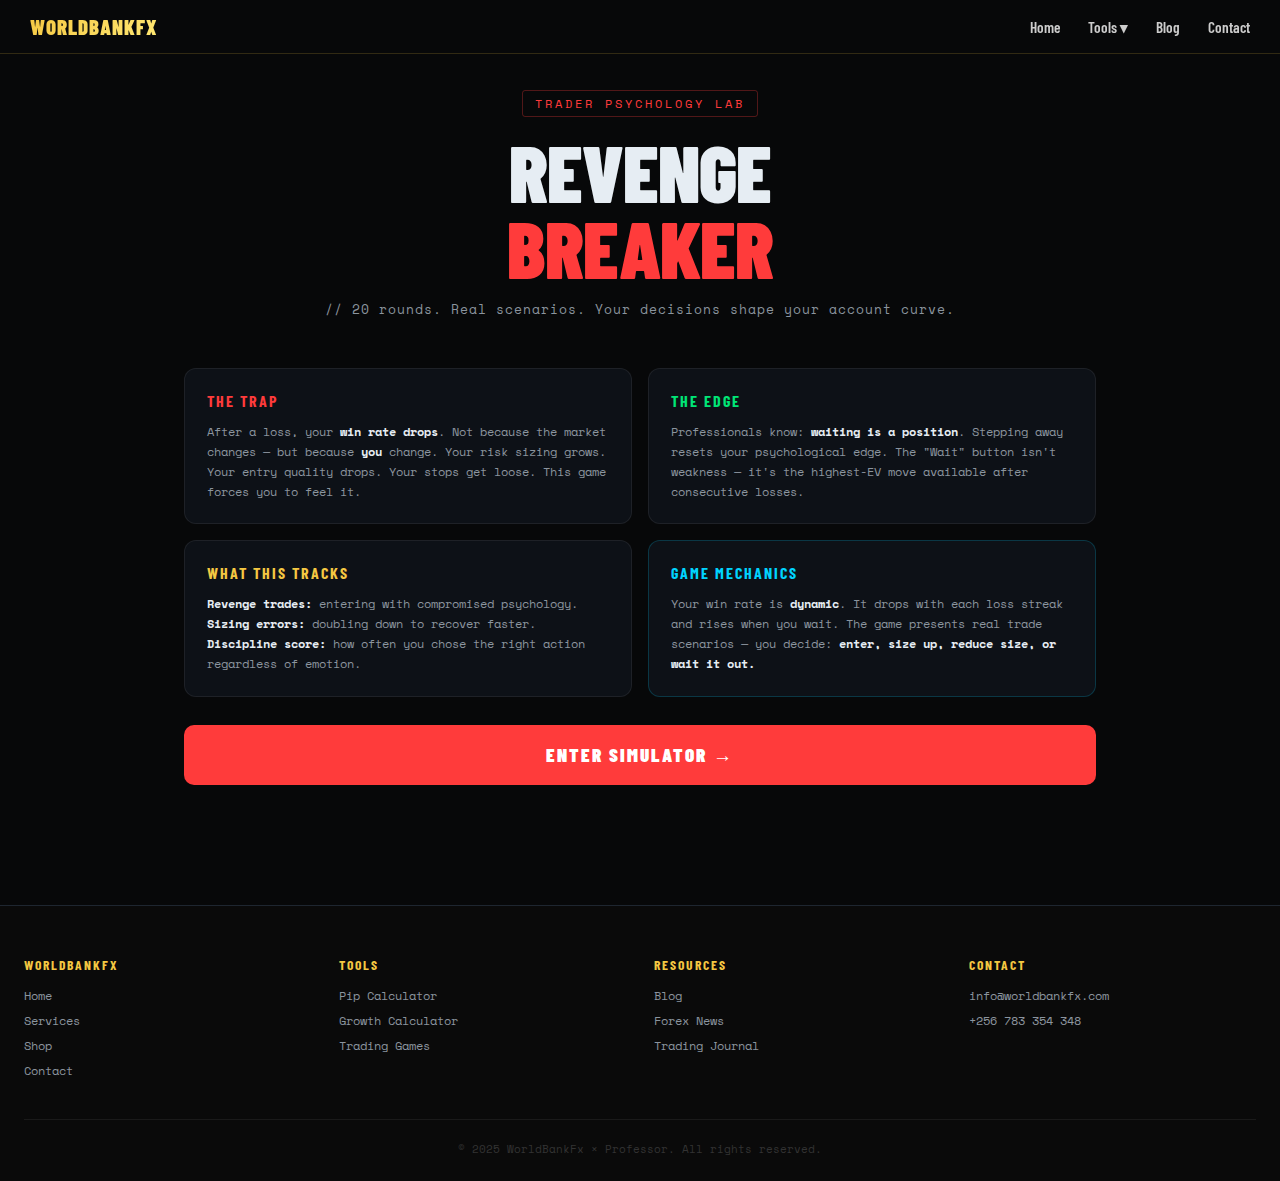
<file: revenge-breaker.html>
<!DOCTYPE html>
<html lang="en">
<head>
  <link rel="stylesheet" href="popup-ads.css">
  <script src="popup-ads.js"></script>
  <meta charset="UTF-8">
  <meta name="viewport" content="width=device-width, initial-scale=1.0">
  <title>Revenge Breaker | WorldBankFx</title>
  <link rel="preconnect" href="https://fonts.googleapis.com">
  <link href="https://fonts.googleapis.com/css2?family=Space+Mono:wght@400;700&family=Barlow+Condensed:wght@300;400;600;700;900&display=swap" rel="stylesheet">
  <link rel="stylesheet" href="https://cdnjs.cloudflare.com/ajax/libs/font-awesome/6.4.0/css/all.min.css">
  <style>
    :root {
      --gold: #f5c842;
      --gold-dim: rgba(245,200,66,0.12);
      --red: #ff3b3b;
      --red-dim: rgba(255,59,59,0.12);
      --green: #00e676;
      --green-dim: rgba(0,230,118,0.1);
      --cyan: #00d4ff;
      --orange: #ff8c00;
      --bg: #070809;
      --surface: #0d1117;
      --surface2: #161b22;
      --border: rgba(255,255,255,0.07);
      --text: #e6edf3;
      --muted: #8b949e;
      --mono: 'Space Mono', monospace;
      --display: 'Barlow Condensed', sans-serif;
    }
    * { margin:0; padding:0; box-sizing:border-box; }
    html { scroll-behavior: smooth; }
    body {
      font-family: var(--display);
      background: var(--bg);
      color: var(--text);
      min-height: 100vh;
      overflow-x: hidden;
    }

    /* NAV */
    nav {
      position: fixed; top: 0; left: 0; width: 100%;
      background: rgba(7,8,9,0.96); backdrop-filter: blur(12px);
      border-bottom: 1px solid rgba(245,200,66,0.18); z-index: 1000;
    }
    .nav-container { max-width: 1400px; margin: 0 auto; display: flex; justify-content: space-between; align-items: center; padding: 14px 30px; }
    .logo { font-family: var(--display); font-size: 1.3rem; font-weight: 900; letter-spacing: 1px; background: linear-gradient(135deg, #f5c842, #ffe873); -webkit-background-clip: text; -webkit-text-fill-color: transparent; text-decoration: none; }
    .nav-links { display: flex; gap: 28px; list-style: none; align-items: center; }
    .nav-links a { color: #ccc; text-decoration: none; font-weight: 600; font-size: 0.95rem; transition: color 0.2s; }
    .nav-links a:hover { color: var(--gold); }
    .dropdown { position: relative; }
    .dropdown-content { display: none; position: absolute; top: 100%; left: 0; background: #0d1117; min-width: 220px; border: 1px solid var(--gold); border-radius: 8px; margin-top: 4px; padding: 8px 0; }
    .dropdown:hover .dropdown-content, .dropdown-content:hover { display: block; }
    .dropdown-content a { display: block; padding: 11px 18px; border-bottom: 1px solid #1e2630; color: #ccc; font-size: 0.9rem; }
    .dropdown-content a:last-child { border-bottom: none; }
    .dropdown-content a:hover { background: var(--gold-dim); color: var(--gold); }
    .mobile-menu-btn { display: none; font-size: 1.4rem; color: var(--gold); cursor: pointer; background: none; border: none; }
    .mobile-nav { display: none; position: fixed; top: 0; right: -100%; width: 80%; max-width: 380px; height: 100vh; background: #0d1117; z-index: 2000; padding: 80px 28px 28px; transition: right 0.3s ease; overflow-y: auto; }
    .mobile-nav.active { right: 0; }
    .mobile-nav-close { position: absolute; top: 18px; right: 18px; font-size: 1.8rem; color: var(--gold); cursor: pointer; background: none; border: none; }
    .mobile-nav-links { list-style: none; }
    .mobile-nav-links li { margin-bottom: 18px; }
    .mobile-nav-links a { color: #fff; text-decoration: none; font-size: 1.1rem; font-weight: 600; display: block; padding: 8px 0; }
    .mobile-dropdown-toggle { display: flex; justify-content: space-between; align-items: center; cursor: pointer; color: #fff; font-size: 1.1rem; font-weight: 600; padding: 8px 0; }
    .mobile-dropdown-content { max-height: 0; overflow: hidden; transition: max-height 0.3s ease; padding-left: 18px; }
    .mobile-dropdown-content.active { max-height: 500px; }
    .mobile-dropdown-content a { font-size: 0.95rem; padding: 7px 0; color: #aaa; }
    @media (max-width: 900px) { .nav-links { display: none; } .mobile-menu-btn { display: block; } .mobile-nav { display: block; } }

    /* LAYOUT */
    .page { max-width: 960px; margin: 0 auto; padding: 90px 24px 60px; }
    .page-header { text-align: center; margin-bottom: 48px; }
    .page-header .tag { display: inline-block; font-family: var(--mono); font-size: 0.72rem; letter-spacing: 3px; color: var(--red); border: 1px solid rgba(255,59,59,0.3); border-radius: 3px; padding: 4px 12px; margin-bottom: 16px; text-transform: uppercase; }
    .page-header h1 { font-family: var(--display); font-size: clamp(2.8rem, 7vw, 5rem); font-weight: 900; line-height: 0.95; letter-spacing: -1px; text-transform: uppercase; color: var(--text); }
    .page-header h1 span { color: var(--red); }
    .page-header .sub { font-family: var(--mono); font-size: 0.82rem; color: var(--muted); margin-top: 14px; letter-spacing: 1px; line-height: 1.6; }

    /* SCREENS */
    .screen { display: none; }
    .screen.active { display: block; }

    /* WELCOME */
    .welcome-grid { display: grid; grid-template-columns: 1fr 1fr; gap: 16px; margin-bottom: 28px; }
    .info-card { background: var(--surface); border: 1px solid var(--border); border-radius: 12px; padding: 22px; }
    .info-card h3 { font-family: var(--display); font-size: 1rem; font-weight: 700; letter-spacing: 2px; text-transform: uppercase; margin-bottom: 12px; }
    .info-card.red h3 { color: var(--red); }
    .info-card.green h3 { color: var(--green); }
    .info-card.gold h3 { color: var(--gold); }
    .info-card p { font-family: var(--mono); font-size: 0.73rem; color: var(--muted); line-height: 1.7; }
    .info-card p strong { color: var(--text); }
    .starts-btn { width: 100%; padding: 18px; background: var(--red); color: #fff; border: none; border-radius: 10px; font-family: var(--display); font-size: 1.2rem; font-weight: 900; letter-spacing: 2px; text-transform: uppercase; cursor: pointer; transition: all 0.2s; }
    .starts-btn:hover { background: #ff5555; transform: translateY(-1px); }

    /* EMOTIONAL METER */
    .emo-bar-wrap { margin-bottom: 24px; }
    .emo-header { display: flex; justify-content: space-between; align-items: center; margin-bottom: 8px; }
    .emo-label { font-family: var(--mono); font-size: 0.68rem; color: var(--muted); letter-spacing: 2px; text-transform: uppercase; }
    .emo-state-badge { font-family: var(--display); font-size: 0.85rem; font-weight: 700; letter-spacing: 1px; padding: 3px 10px; border-radius: 4px; }
    .emo-state-badge.calm { background: rgba(0,230,118,0.15); color: var(--green); }
    .emo-state-badge.tilted { background: rgba(255,140,0,0.15); color: var(--orange); }
    .emo-state-badge.tilt2 { background: rgba(255,100,0,0.2); color: #ff6400; }
    .emo-state-badge.revenge { background: rgba(255,59,59,0.15); color: var(--red); }
    .emo-track { height: 8px; background: #1e2630; border-radius: 4px; overflow: hidden; }
    .emo-fill { height: 100%; border-radius: 4px; transition: width 0.5s ease, background 0.5s ease; }

    /* HUD TOP */
    .hud { display: grid; grid-template-columns: repeat(5, 1fr); gap: 10px; margin-bottom: 20px; }
    .hud-cell { background: var(--surface); border: 1px solid var(--border); border-radius: 8px; padding: 12px 10px; text-align: center; }
    .hud-cell .h-label { font-family: var(--mono); font-size: 0.6rem; color: var(--muted); letter-spacing: 1.5px; text-transform: uppercase; }
    .hud-cell .h-value { font-family: var(--mono); font-size: 1.1rem; font-weight: 700; color: var(--text); margin-top: 4px; }
    .hud-cell.up .h-value { color: var(--green); }
    .hud-cell.dn .h-value { color: var(--red); }
    .hud-cell.warn .h-value { color: var(--orange); }

    /* SCENARIO CARD */
    .scenario-card {
      background: var(--surface); border: 1px solid var(--border);
      border-radius: 16px; overflow: hidden; margin-bottom: 20px;
    }
    .scenario-header {
      padding: 16px 22px; border-bottom: 1px solid var(--border);
      display: flex; justify-content: space-between; align-items: center;
    }
    .sc-round { font-family: var(--mono); font-size: 0.7rem; color: var(--muted); }
    .sc-context-tag { font-family: var(--mono); font-size: 0.68rem; padding: 3px 10px; border-radius: 4px; border: 1px solid; }
    .sc-context-tag.after-loss { color: var(--red); border-color: rgba(255,59,59,0.4); background: var(--red-dim); }
    .sc-context-tag.normal { color: var(--cyan); border-color: rgba(0,212,255,0.3); background: rgba(0,212,255,0.08); }
    .sc-context-tag.streak { color: var(--green); border-color: rgba(0,230,118,0.3); background: var(--green-dim); }
    .scenario-body { padding: 24px 22px; }
    .scenario-situation {
      background: var(--surface2); border-radius: 10px; padding: 18px 20px;
      margin-bottom: 18px; border-left: 3px solid var(--cyan);
    }
    .scenario-situation .sit-label { font-family: var(--mono); font-size: 0.62rem; color: var(--cyan); letter-spacing: 2px; text-transform: uppercase; margin-bottom: 8px; }
    .scenario-situation p { font-family: var(--display); font-size: 1.05rem; font-weight: 500; color: var(--text); line-height: 1.5; }

    /* TRADE SETUP INFO */
    .setup-info { display: grid; grid-template-columns: repeat(3, 1fr); gap: 10px; margin-bottom: 20px; }
    .setup-stat { background: var(--surface2); border: 1px solid var(--border); border-radius: 8px; padding: 12px; text-align: center; }
    .setup-stat .ss-label { font-family: var(--mono); font-size: 0.6rem; color: var(--muted); letter-spacing: 1px; text-transform: uppercase; }
    .setup-stat .ss-val { font-family: var(--mono); font-size: 1.1rem; font-weight: 700; margin-top: 4px; }
    .setup-stat.good .ss-val { color: var(--green); }
    .setup-stat.bad .ss-val { color: var(--red); }
    .setup-stat.neutral .ss-val { color: var(--muted); }

    /* DECISION BUTTONS */
    .decision-row { display: grid; grid-template-columns: 1fr 1fr; gap: 12px; margin-bottom: 20px; }
    .dec-btn {
      padding: 20px 16px; border: 2px solid var(--border); border-radius: 12px;
      background: var(--surface2); font-family: var(--display);
      font-size: 1.05rem; font-weight: 700; letter-spacing: 1px; text-transform: uppercase;
      color: var(--text); cursor: pointer; transition: all 0.2s; text-align: center;
    }
    .dec-btn .d-icon { font-size: 1.6rem; display: block; margin-bottom: 5px; }
    .dec-btn .d-sub { font-family: var(--mono); font-size: 0.63rem; color: var(--muted); display: block; margin-top: 5px; font-weight: 400; }
    .dec-btn.trade:hover { border-color: var(--orange); background: rgba(255,140,0,0.1); color: var(--orange); }
    .dec-btn.wait-btn:hover { border-color: var(--green); background: var(--green-dim); color: var(--green); }
    .dec-btn.size-up:hover { border-color: var(--red); background: var(--red-dim); color: var(--red); }
    .dec-btn.reduce:hover { border-color: var(--cyan); background: rgba(0,212,255,0.08); color: var(--cyan); }
    .dec-btn:disabled { opacity: 0.3; pointer-events: none; }

    /* OUTCOME */
    .outcome-area { display: none; }
    .outcome-area.show { display: block; }
    .outcome-card {
      border-radius: 12px; padding: 22px; margin-bottom: 16px;
      border: 1px solid;
    }
    .outcome-card.profit { border-color: rgba(0,230,118,0.3); background: var(--green-dim); }
    .outcome-card.loss { border-color: rgba(255,59,59,0.3); background: var(--red-dim); }
    .outcome-card.neutral { border-color: var(--border); background: var(--surface2); }
    .outcome-main { display: flex; justify-content: space-between; align-items: center; margin-bottom: 12px; }
    .outcome-result { font-family: var(--display); font-size: 1.8rem; font-weight: 900; }
    .outcome-result.green { color: var(--green); }
    .outcome-result.red { color: var(--red); }
    .outcome-result.gold { color: var(--gold); }
    .outcome-change { font-family: var(--mono); font-size: 1rem; font-weight: 700; }
    .outcome-teaching { font-family: var(--mono); font-size: 0.75rem; color: var(--muted); line-height: 1.7; }
    .outcome-teaching strong { color: var(--text); }
    .continue-btn {
      width: 100%; padding: 14px; background: transparent; border: 1px solid var(--border);
      color: var(--muted); border-radius: 8px; font-family: var(--display);
      font-size: 1rem; font-weight: 700; letter-spacing: 2px; text-transform: uppercase;
      cursor: pointer; transition: all 0.2s;
    }
    .continue-btn:hover { border-color: var(--gold); color: var(--gold); }

    /* BALANCE CHART */
    .balance-track {
      background: var(--surface); border: 1px solid var(--border);
      border-radius: 12px; padding: 16px 20px; margin-bottom: 20px;
    }
    .bt-header { display: flex; justify-content: space-between; margin-bottom: 10px; }
    .bt-label { font-family: var(--mono); font-size: 0.65rem; color: var(--muted); letter-spacing: 2px; text-transform: uppercase; }
    #balanceChart { width: 100%; height: 80px; display: block; }

    /* WARNING BANNER */
    .warning-banner {
      background: rgba(255,59,59,0.1); border: 1px solid rgba(255,59,59,0.3);
      border-radius: 8px; padding: 14px 18px; margin-bottom: 16px;
      font-family: var(--mono); font-size: 0.75rem; color: var(--red);
      line-height: 1.6; display: none;
    }
    .warning-banner.show { display: block; }

    /* RESULT */
    .result-wrap { background: var(--surface); border: 1px solid var(--border); border-radius: 16px; padding: 40px; }
    .result-top { text-align: center; margin-bottom: 32px; }
    .result-icon-big { font-size: 4rem; margin-bottom: 8px; }
    .result-main-title { font-family: var(--display); font-size: clamp(2rem, 5vw, 3.5rem); font-weight: 900; text-transform: uppercase; }
    .result-main-title.green { color: var(--green); }
    .result-main-title.gold { color: var(--gold); }
    .result-main-title.orange { color: var(--orange); }
    .result-main-title.red { color: var(--red); }
    .result-pl { font-family: var(--mono); font-size: 1.3rem; font-weight: 700; margin-top: 8px; }
    .result-pl.up { color: var(--green); }
    .result-pl.dn { color: var(--red); }
    .result-grid { display: grid; grid-template-columns: repeat(4, 1fr); gap: 12px; margin-bottom: 28px; }
    .rg-cell { background: var(--surface2); border: 1px solid var(--border); border-radius: 8px; padding: 14px; text-align: center; }
    .rg-cell .rv { font-family: var(--mono); font-size: 1.2rem; font-weight: 700; }
    .rg-cell .rl { font-family: var(--mono); font-size: 0.6rem; color: var(--muted); letter-spacing: 1px; text-transform: uppercase; margin-top: 4px; }
    .psych-report {
      background: var(--surface2); border-radius: 12px; padding: 22px;
      margin-bottom: 24px;
    }
    .psych-report h3 { font-family: var(--display); font-size: 1rem; font-weight: 700; color: var(--gold); letter-spacing: 2px; text-transform: uppercase; margin-bottom: 14px; }
    .psych-item { display: flex; justify-content: space-between; align-items: center; padding: 10px 0; border-bottom: 1px solid var(--border); }
    .psych-item:last-child { border-bottom: none; }
    .pi-label { font-family: var(--mono); font-size: 0.72rem; color: var(--muted); }
    .pi-value { font-family: var(--mono); font-size: 0.8rem; font-weight: 700; }
    .pi-value.good { color: var(--green); }
    .pi-value.bad { color: var(--red); }
    .pi-value.warn { color: var(--orange); }
    .verdict-block { background: var(--surface2); border-left: 3px solid; border-radius: 0 8px 8px 0; padding: 18px 20px; margin-bottom: 24px; }
    .verdict-block.pos { border-color: var(--green); }
    .verdict-block.neg { border-color: var(--red); }
    .verdict-block.mid { border-color: var(--gold); }
    .verdict-block p { font-family: var(--mono); font-size: 0.78rem; color: var(--muted); line-height: 1.8; }
    .verdict-block p strong { color: var(--text); }
    .retry-btn { padding: 16px 40px; background: transparent; border: 2px solid var(--gold); color: var(--gold); border-radius: 8px; font-family: var(--display); font-size: 1.1rem; font-weight: 700; letter-spacing: 2px; text-transform: uppercase; cursor: pointer; transition: all 0.2s; display: block; margin: 0 auto; }
    .retry-btn:hover { background: var(--gold); color: #000; }

    /* FOOTER */
    footer { background: #0a0a0a; border-top: 1px solid #1e2630; padding: 50px 24px 24px; margin-top: 60px; }
    .footer-grid { display: grid; grid-template-columns: repeat(auto-fit, minmax(150px, 1fr)); gap: 28px; max-width: 1400px; margin: 0 auto 32px; }
    .footer-column h4 { font-family: var(--display); font-size: 0.85rem; font-weight: 700; letter-spacing: 2px; color: var(--gold); text-transform: uppercase; margin-bottom: 14px; }
    .footer-column a, .footer-column p { display: block; font-family: var(--mono); font-size: 0.75rem; color: var(--muted); text-decoration: none; margin-bottom: 8px; transition: color 0.2s; }
    .footer-column a:hover { color: var(--gold); }
    .footer-bottom { text-align: center; font-family: var(--mono); font-size: 0.7rem; color: #333; padding-top: 20px; border-top: 1px solid #1a1a1a; max-width: 1400px; margin: 0 auto; }
    .back-to-top { position: fixed; bottom: 28px; right: 28px; background: var(--gold); color: #000; border: none; width: 42px; height: 42px; border-radius: 50%; font-size: 1rem; cursor: pointer; display: none; z-index: 999; transition: all 0.2s; }
    .back-to-top.show { display: flex; align-items: center; justify-content: center; }
    .back-to-top:hover { transform: scale(1.1); }

    @media (max-width: 700px) {
      .hud { grid-template-columns: repeat(3, 1fr); }
      .decision-row { grid-template-columns: 1fr; }
      .result-grid { grid-template-columns: repeat(2, 1fr); }
      .welcome-grid { grid-template-columns: 1fr; }
      .setup-info { grid-template-columns: 1fr 1fr; }
    }
  </style>
</head>
<body>

<!-- NAV -->
<nav>
  <div class="nav-container">
    <a class="logo" href="index.html">WORLDBANKFX</a>
    <ul class="nav-links">
      <li><a href="index.html">Home</a></li>
      <li class="dropdown">
        <a href="#">Tools ▾</a>
        <div class="dropdown-content">
          <a href="pip-calculator.html">Pip Calculator</a>
          <a href="trading-growth-calculator.html">Growth Calculator</a>
          <a href="traders-playground.html">Trading Games</a>
        </div>
      </li>
      <li><a href="blog.html">Blog</a></li>
      <li><a href="contact.html">Contact</a></li>
    </ul>
    <button class="mobile-menu-btn" onclick="toggleMobileMenu()"><i class="fas fa-bars"></i></button>
  </div>
</nav>
<div class="mobile-nav" id="mobileNav">
  <button class="mobile-nav-close" onclick="toggleMobileMenu()"><i class="fas fa-times"></i></button>
  <ul class="mobile-nav-links">
    <li><a href="index.html">Home</a></li>
    <li>
      <div class="mobile-dropdown-toggle" onclick="toggleMobileDropdown(this)">Tools <i class="fas fa-chevron-down"></i></div>
      <div class="mobile-dropdown-content">
        <a href="pip-calculator.html">Pip Calculator</a>
        <a href="trading-growth-calculator.html">Growth Calculator</a>
        <a href="traders-playground.html">Trading Games</a>
      </div>
    </li>
    <li><a href="blog.html">Blog</a></li>
    <li><a href="contact.html">Contact</a></li>
  </ul>
</div>

<div class="page">
  <div class="page-header">
    <div class="tag">Trader Psychology Lab</div>
    <h1>Revenge<br><span>Breaker</span></h1>
    <p class="sub">// 20 rounds. Real scenarios. Your decisions shape your account curve.</p>
  </div>

  <!-- WELCOME -->
  <div class="screen active" id="screenWelcome">
    <div class="welcome-grid">
      <div class="info-card red">
        <h3>The Trap</h3>
        <p>After a loss, your <strong>win rate drops</strong>. Not because the market changes — but because <strong>you</strong> change. Your risk sizing grows. Your entry quality drops. Your stops get loose. This game forces you to feel it.</p>
      </div>
      <div class="info-card green">
        <h3>The Edge</h3>
        <p>Professionals know: <strong>waiting is a position</strong>. Stepping away resets your psychological edge. The "Wait" button isn't weakness — it's the highest-EV move available after consecutive losses.</p>
      </div>
      <div class="info-card gold">
        <h3>What This Tracks</h3>
        <p><strong>Revenge trades:</strong> entering with compromised psychology.<br><strong>Sizing errors:</strong> doubling down to recover faster.<br><strong>Discipline score:</strong> how often you chose the right action regardless of emotion.</p>
      </div>
      <div class="info-card" style="border-color: rgba(0,212,255,0.2);">
        <h3 style="color: var(--cyan);">Game Mechanics</h3>
        <p>Your win rate is <strong>dynamic</strong>. It drops with each loss streak and rises when you wait. The game presents real trade scenarios — you decide: <strong>enter, size up, reduce size, or wait it out.</strong></p>
      </div>
    </div>
    <button class="starts-btn" onclick="initGame()">ENTER SIMULATOR →</button>
  </div>

  <!-- GAME SCREEN -->
  <div class="screen" id="screenGame">
    <!-- EMO METER -->
    <div class="emo-bar-wrap">
      <div class="emo-header">
        <span class="emo-label">Psychological State</span>
        <span class="emo-state-badge calm" id="emoBadge">CALM & FOCUSED</span>
      </div>
      <div class="emo-track">
        <div class="emo-fill" id="emoFill" style="width: 5%; background: var(--green);"></div>
      </div>
    </div>

    <!-- HUD -->
    <div class="hud">
      <div class="hud-cell">
        <div class="h-label">Balance</div>
        <div class="h-value" id="hudBalance">$10,000</div>
      </div>
      <div class="hud-cell">
        <div class="h-label">Round</div>
        <div class="h-value" id="hudRound">1 / 20</div>
      </div>
      <div class="hud-cell">
        <div class="h-label">Win Rate</div>
        <div class="h-value" id="hudWinRate">60%</div>
      </div>
      <div class="hud-cell dn">
        <div class="h-label">Revenge Trades</div>
        <div class="h-value" id="hudRevenge">0</div>
      </div>
      <div class="hud-cell up">
        <div class="h-label">Discipline</div>
        <div class="h-value" id="hudDiscipline">0</div>
      </div>
    </div>

    <!-- BALANCE SPARKLINE -->
    <div class="balance-track">
      <div class="bt-header">
        <span class="bt-label">Account Curve</span>
        <span class="bt-label" id="btPL">P&L: $0</span>
      </div>
      <canvas id="balanceChart" height="80"></canvas>
    </div>

    <!-- WARNING -->
    <div class="warning-banner" id="warningBanner"></div>

    <!-- SCENARIO CARD -->
    <div class="scenario-card">
      <div class="scenario-header">
        <span class="sc-round" id="scRound">Round 1 of 20</span>
        <span class="sc-context-tag normal" id="scTag">NORMAL SESSION</span>
      </div>
      <div class="scenario-body">
        <div class="scenario-situation">
          <div class="sit-label">Current Situation</div>
          <p id="scenarioText">Market opens flat. XAUUSD is at key support. Macro is neutral.</p>
        </div>
        <div class="setup-info">
          <div class="setup-stat" id="statWinRate">
            <div class="ss-label">True Win Rate</div>
            <div class="ss-val good" id="statWRVal">60%</div>
          </div>
          <div class="setup-stat neutral">
            <div class="ss-label">Risk/Trade</div>
            <div class="ss-val" id="statRisk">$500</div>
          </div>
          <div class="setup-stat neutral">
            <div class="ss-label">Streak</div>
            <div class="ss-val" id="statStreak">— —</div>
          </div>
        </div>
      </div>
    </div>

    <!-- DECISION BUTTONS (context-sensitive) -->
    <div class="decision-row" id="decisionRow">
      <button class="dec-btn trade" id="btnTrade" onclick="decision('trade')">
        <span class="d-icon">⚡</span>
        ENTER TRADE
        <span class="d-sub">Standard $500 risk</span>
      </button>
      <button class="dec-btn wait-btn" id="btnWait" onclick="decision('wait')">
        <span class="d-icon">🧘</span>
        WAIT / STEP AWAY
        <span class="d-sub">Reset psychology first</span>
      </button>
      <button class="dec-btn size-up" id="btnSizeUp" onclick="decision('sizeup')">
        <span class="d-icon">🔥</span>
        SIZE UP — $1,000
        <span class="d-sub">Double risk to recover faster</span>
      </button>
      <button class="dec-btn reduce" id="btnReduce" onclick="decision('reduce')">
        <span class="d-icon">🛡️</span>
        REDUCE SIZE — $250
        <span class="d-sub">Half risk, protect capital</span>
      </button>
    </div>

    <!-- OUTCOME -->
    <div class="outcome-area" id="outcomeArea">
      <div class="outcome-card" id="outcomeCard">
        <div class="outcome-main">
          <div class="outcome-result" id="outcomeResult">WIN</div>
          <div class="outcome-change" id="outcomeChange">+$500</div>
        </div>
        <div class="outcome-teaching" id="outcomeTeaching"></div>
      </div>
      <button class="continue-btn" onclick="nextRound()">NEXT ROUND →</button>
    </div>
  </div>

  <!-- RESULT SCREEN -->
  <div class="screen" id="screenResult">
    <div class="result-wrap">
      <div class="result-top">
        <div class="result-icon-big" id="resIcon">🏆</div>
        <div class="result-main-title green" id="resTitle">MASTER TRADER</div>
        <div class="result-pl up" id="resPL">+$2,400 (+24%)</div>
      </div>
      <div class="result-grid">
        <div class="rg-cell"><div class="rv" id="rBalance">$12,400</div><div class="rl">Final Balance</div></div>
        <div class="rg-cell"><div class="rv" id="rRevenge">0</div><div class="rl">Revenge Trades</div></div>
        <div class="rg-cell"><div class="rv" id="rDiscipline">0</div><div class="rl">Disciplined Waits</div></div>
        <div class="rg-cell"><div class="rv" id="rDscore">0%</div><div class="rl">Discipline Score</div></div>
      </div>
      <div class="psych-report">
        <h3>Psychological Profile</h3>
        <div class="psych-item"><span class="pi-label">Tilt Resistance</span><span class="pi-value good" id="piTilt">—</span></div>
        <div class="psych-item"><span class="pi-label">Sizing Discipline</span><span class="pi-value good" id="piSizing">—</span></div>
        <div class="psych-item"><span class="pi-label">Recovery Pattern</span><span class="pi-value good" id="piRecovery">—</span></div>
        <div class="psych-item"><span class="pi-label">Biggest Weakness</span><span class="pi-value bad" id="piWeakness">—</span></div>
      </div>
      <div class="verdict-block mid" id="verdictBlock">
        <p id="verdictText"></p>
      </div>
      <button class="retry-btn" onclick="resetGame()">↺ RUN AGAIN</button>
    </div>
  </div>
</div>

<footer>
  <div class="footer-grid">
    <div class="footer-column">
      <h4>WorldBankFx</h4>
      <a href="index.html">Home</a>
      <a href="services.html">Services</a>
      <a href="shop.html">Shop</a>
      <a href="contact.html">Contact</a>
    </div>
    <div class="footer-column">
      <h4>Tools</h4>
      <a href="pip-calculator.html">Pip Calculator</a>
      <a href="trading-growth-calculator.html">Growth Calculator</a>
      <a href="traders-playground.html">Trading Games</a>
    </div>
    <div class="footer-column">
      <h4>Resources</h4>
      <a href="blog.html">Blog</a>
      <a href="news.html">Forex News</a>
      <a href="journal.html">Trading Journal</a>
    </div>
    <div class="footer-column">
      <h4>Contact</h4>
      <p>info@worldbankfx.com</p>
      <p>+256 783 354 348</p>
    </div>
  </div>
  <div class="footer-bottom">© 2025 WorldBankFx × Professor. All rights reserved.</div>
</footer>
<button class="back-to-top" id="backToTop" onclick="window.scrollTo({top:0,behavior:'smooth'})"><i class="fas fa-arrow-up"></i></button>

<script>
// ─── SCENARIOS LIBRARY ────────────────────────────────────────────────────────
const SCENARIOS_NORMAL = [
  "XAUUSD is sitting at a key support zone. Daily structure is bullish. Price hasn't pushed strongly in either direction.",
  "EURUSD just broke a 4H resistance level with clean volume. Retest is happening now.",
  "US30 is in a 3-day consolidation. Volatility is low. NFP is 2 days away.",
  "GBPUSD has a clean bullish engulfing on H1. Macro data leans USD-negative today.",
  "BTCUSD touched weekly VWAP and bounced. Clean structure on H4.",
  "USDJPY at a major HTF supply zone. Could reverse or break higher. Confluence is mixed.",
  "NAS100 trending up cleanly. Pullback to 21EMA on H1. Momentum intact.",
  "XAUUSD formed a doji on the daily at a known institutional level. Mixed signals.",
];
const SCENARIOS_AFTER_LOSS = [
  "You just got stopped out. Price literally reversed 5 pips after hitting your stop. Another setup is forming NOW.",
  "Second loss in a row. Your account is down $1,000 in under an hour. Same pair is setting up again.",
  "That loss felt preventable. You see what looks like the mirror-image setup on a different pair.",
  "You've been stopped out twice. But the market is moving, and sitting out feels like losing more.",
  "Down 3 trades. The urge to 'get it back' is strong. A setup on XAUUSD looks convincing.",
  "Just blew a trade on a news spike. The chart is back at your original entry. 'I was right' you think.",
];
const SCENARIOS_STREAK = [
  "3 wins in a row. You feel sharp. A new setup appears — lower quality than usual but you feel invincible.",
  "On a hot streak. P&L is green. You consider doubling your next risk to capitalise on momentum.",
  "4 consecutive wins. The market is 'easy' right now. You see a marginal setup and feel pulled to enter.",
];

// ─── STATE ────────────────────────────────────────────────────────────────────
let balance = 10000;
let round = 1;
const MAX_ROUNDS = 20;
let consecutiveLosses = 0;
let consecutiveWins = 0;
let revengeTrades = 0;
let sizeUpCount = 0;
let disciplineWaits = 0;
let currentWinRate = 60;
let currentRisk = 500;
let balanceHistory = [10000];
let actionLog = [];
let canvasCtx2 = null;

// ─── INIT ─────────────────────────────────────────────────────────────────────
function initGame() {
  balance = 10000; round = 1;
  consecutiveLosses = 0; consecutiveWins = 0;
  revengeTrades = 0; sizeUpCount = 0; disciplineWaits = 0;
  currentWinRate = 60; currentRisk = 500;
  balanceHistory = [10000]; actionLog = [];
  const canvas = document.getElementById('balanceChart');
  canvas.width = canvas.parentElement.clientWidth;
  canvasCtx2 = canvas.getContext('2d');
  showScreen('screenGame');
  buildRound();
}

function showScreen(id) {
  document.querySelectorAll('.screen').forEach(s => s.classList.remove('active'));
  document.getElementById(id).classList.add('active');
}

// ─── BUILD ROUND ──────────────────────────────────────────────────────────────
function buildRound() {
  // Calculate emotional state
  updateEmoMeter();
  updateHUD();
  drawBalanceCurve();

  // Pick scenario
  let scenarioPool, tag, tagClass;
  if (consecutiveLosses >= 2) {
    scenarioPool = SCENARIOS_AFTER_LOSS;
    tag = 'AFTER ' + consecutiveLosses + ' LOSSES';
    tagClass = 'after-loss';
  } else if (consecutiveWins >= 3) {
    scenarioPool = SCENARIOS_STREAK;
    tag = 'WIN STREAK ×' + consecutiveWins;
    tagClass = 'streak';
  } else {
    scenarioPool = SCENARIOS_NORMAL;
    tag = 'NORMAL SESSION';
    tagClass = 'normal';
  }

  const scenario = scenarioPool[Math.floor(Math.random() * scenarioPool.length)];
  document.getElementById('scenarioText').textContent = scenario;
  document.getElementById('scRound').textContent = 'Round ' + round + ' of ' + MAX_ROUNDS;
  document.getElementById('scTag').textContent = tag;
  document.getElementById('scTag').className = 'sc-context-tag ' + tagClass;

  // Setup stats
  const wrEl = document.getElementById('statWRVal');
  wrEl.textContent = currentWinRate + '%';
  wrEl.parentElement.className = 'setup-stat ' + (currentWinRate >= 55 ? 'good' : currentWinRate >= 40 ? 'neutral' : 'bad');
  wrEl.className = 'ss-val ' + (currentWinRate >= 55 ? 'good' : currentWinRate >= 40 ? 'warn' : 'bad');
  document.getElementById('statRisk').textContent = '$' + currentRisk;
  const streak = consecutiveLosses > 0 ? ('↓ ' + consecutiveLosses + ' Loss') : consecutiveWins > 0 ? ('↑ ' + consecutiveWins + ' Win') : '— —';
  document.getElementById('statStreak').textContent = streak;

  // Warning
  const warn = document.getElementById('warningBanner');
  if (consecutiveLosses >= 2) {
    warn.textContent = '⚠ TILT WARNING: Your statistical edge is now at ' + currentWinRate + '%. Entering here requires 2.5× more wins to break even on these losses. Consider waiting.';
    warn.classList.add('show');
  } else if (consecutiveLosses === 1) {
    warn.textContent = 'ℹ One loss recorded. Win rate slightly impaired. Stay selective.';
    warn.classList.add('show');
  } else {
    warn.classList.remove('show');
  }

  document.getElementById('outcomeArea').classList.remove('show');
  document.querySelectorAll('.dec-btn').forEach(b => b.disabled = false);
}

// ─── EMOTIONAL METER ──────────────────────────────────────────────────────────
function updateEmoMeter() {
  const fill = document.getElementById('emoFill');
  const badge = document.getElementById('emoBadge');
  const tiltPct = Math.min((consecutiveLosses / 4) * 100, 100);

  fill.style.width = Math.max(tiltPct, 5) + '%';

  if (consecutiveLosses === 0) {
    currentWinRate = consecutiveWins >= 3 ? 55 : 60; // slight overconfidence on streaks
    fill.style.background = 'var(--green)';
    badge.textContent = consecutiveWins >= 3 ? 'OVERCONFIDENT' : 'CALM & FOCUSED';
    badge.className = 'emo-state-badge calm';
  } else if (consecutiveLosses === 1) {
    currentWinRate = 48;
    fill.style.background = 'var(--orange)';
    badge.textContent = 'SLIGHTLY TILTED';
    badge.className = 'emo-state-badge tilted';
  } else if (consecutiveLosses === 2) {
    currentWinRate = 35;
    fill.style.background = '#ff6400';
    badge.textContent = 'TILTED — CAUTION';
    badge.className = 'emo-state-badge tilt2';
  } else {
    currentWinRate = 22;
    fill.style.background = 'var(--red)';
    badge.textContent = 'REVENGE MODE 🔴';
    badge.className = 'emo-state-badge revenge';
  }
  document.getElementById('hudWinRate').textContent = currentWinRate + '%';
}

// ─── DECISION ────────────────────────────────────────────────────────────────
function decision(type) {
  document.querySelectorAll('.dec-btn').forEach(b => b.disabled = true);

  let riskAmt = 0;
  let isRevenge = false;
  let isSizeUp = false;
  let isDiscipline = false;
  let waitMode = false;

  if (type === 'wait') {
    waitMode = true;
    isDiscipline = (consecutiveLosses >= 1);
    disciplineWaits++;
    consecutiveLosses = 0;
    consecutiveWins = 0;
    currentRisk = 500; // reset to standard
    showOutcome('wait', null, null, isDiscipline);
    return;
  }

  if (type === 'trade') { riskAmt = currentRisk; }
  if (type === 'sizeup') { riskAmt = 1000; isSizeUp = true; if (consecutiveLosses >= 1) isRevenge = true; }
  if (type === 'reduce') { riskAmt = 250; }

  if (consecutiveLosses >= 2 && type === 'trade') isRevenge = true;
  if (isRevenge) revengeTrades++;
  if (isSizeUp) sizeUpCount++;

  const isWin = Math.random() * 100 < currentWinRate;
  const profit = isWin ? riskAmt : -riskAmt;
  balance += profit;
  balanceHistory.push(balance);

  if (isWin) {
    consecutiveLosses = 0;
    consecutiveWins++;
  } else {
    consecutiveWins = 0;
    consecutiveLosses++;
  }

  actionLog.push({ type, isWin, profit, wr: currentWinRate, isRevenge, isSizeUp });
  showOutcome(type, isWin, profit, false);
}

function showOutcome(type, isWin, profit, isDisciplineWait) {
  const area = document.getElementById('outcomeArea');
  const card = document.getElementById('outcomeCard');
  const resEl = document.getElementById('outcomeResult');
  const changeEl = document.getElementById('outcomeChange');
  const teachEl = document.getElementById('outcomeTeaching');

  area.classList.add('show');

  if (isDisciplineWait || type === 'wait') {
    card.className = 'outcome-card neutral';
    resEl.className = 'outcome-result gold';
    resEl.textContent = '⏸ STEPPED AWAY';
    changeEl.textContent = '$0';
    changeEl.style.color = 'var(--gold)';
    if (isDisciplineWait) {
      teachEl.innerHTML = '<strong>Correct call.</strong> You were tilted and chose to wait. Your psychology is now reset to baseline. This decision alone saves more accounts than any strategy. Real pros do this every single session.';
    } else {
      teachEl.innerHTML = 'You sat out. In a neutral market with no edge compromised, missing this setup is a minor cost. But skipping every opportunity would kill your account too. Know when waiting is discipline vs avoidance.';
    }
  } else if (isWin) {
    card.className = 'outcome-card profit';
    resEl.className = 'outcome-result green';
    resEl.textContent = type === 'sizeup' ? '✅ WIN (SIZED UP)' : '✅ WIN';
    changeEl.textContent = '+$' + profit.toLocaleString();
    changeEl.style.color = 'var(--green)';
    if (type === 'sizeup' && consecutiveLosses === 0) {
      teachEl.innerHTML = '<strong>You won — but understand the math.</strong> Sizing up after losses temporarily "worked." But with ' + actionLog[actionLog.length-1].wr + '% win rate, you were gambling, not trading. Over 100 trades this pattern destroys accounts even when individual trades win.';
    } else {
      teachEl.innerHTML = 'Win at ' + actionLog[actionLog.length-1].wr + '% win rate. ' + (actionLog[actionLog.length-1].wr < 50 ? 'Lucky outcome — the odds were against you.' : 'Expected outcome. Your edge was intact.');
    }
  } else {
    card.className = 'outcome-card loss';
    resEl.className = 'outcome-result red';
    resEl.textContent = type === 'sizeup' ? '❌ LOSS (SIZED UP)' : '❌ LOSS';
    changeEl.textContent = '-$' + Math.abs(profit).toLocaleString();
    changeEl.style.color = 'var(--red)';
    if (type === 'sizeup') {
      teachEl.innerHTML = '<strong>Sized up and lost.</strong> You doubled risk with a ' + actionLog[actionLog.length-1].wr + '% win rate. This single trade cost you $1,000. This is how accounts blow: not one big mistake, but a pattern of "just this once."';
    } else if (actionLog[actionLog.length-1]?.isRevenge) {
      teachEl.innerHTML = '<strong>Revenge trade — confirmed loss.</strong> The math was against you (' + actionLog[actionLog.length-1].wr + '% win rate). Your account is now down further. The emotional cost compounds the financial one. Walk away.';
    } else {
      teachEl.innerHTML = 'Loss at ' + actionLog[actionLog.length-1].wr + '% win rate. ' + (actionLog[actionLog.length-1].wr >= 50 ? 'Losses happen even with full edge. This is normal.' : 'Your edge was compromised — the odds reflected that.');
    }
  }

  updateHUD();
  drawBalanceCurve();
}

function nextRound() {
  round++;
  if (round > MAX_ROUNDS || balance <= 0) {
    endGame(); return;
  }
  buildRound();
}

// ─── HUD ─────────────────────────────────────────────────────────────────────
function updateHUD() {
  document.getElementById('hudBalance').textContent = '$' + balance.toLocaleString();
  document.getElementById('hudRound').textContent = round + ' / ' + MAX_ROUNDS;
  document.getElementById('hudRevenge').textContent = revengeTrades;
  document.getElementById('hudDiscipline').textContent = disciplineWaits;
  const pl = balance - 10000;
  document.getElementById('btPL').textContent = 'P&L: ' + (pl >= 0 ? '+' : '') + '$' + pl.toLocaleString();
}

// ─── BALANCE SPARKLINE ────────────────────────────────────────────────────────
function drawBalanceCurve() {
  const canvas = document.getElementById('balanceChart');
  const W = canvas.width, H = canvas.height;
  const ctx = canvasCtx2;
  if (!ctx) return;
  ctx.clearRect(0, 0, W, H);

  const data = balanceHistory;
  if (data.length < 2) return;

  const minV = Math.min(...data) - 200;
  const maxV = Math.max(...data) + 200;
  const toY = v => H - ((v - minV) / (maxV - minV)) * (H - 10) - 5;
  const toX = i => (i / (data.length - 1)) * W;

  // Baseline
  const baseY = toY(10000);
  ctx.strokeStyle = 'rgba(255,255,255,0.05)'; ctx.lineWidth = 1; ctx.setLineDash([4,4]);
  ctx.beginPath(); ctx.moveTo(0, baseY); ctx.lineTo(W, baseY); ctx.stroke();
  ctx.setLineDash([]);

  // Fill
  const last = data[data.length - 1];
  const fillColor = last >= 10000 ? 'rgba(0,230,118,0.08)' : 'rgba(255,59,59,0.08)';
  const lineColor = last >= 10000 ? '#00e676' : '#ff3b3b';

  ctx.beginPath();
  ctx.moveTo(toX(0), toY(data[0]));
  data.forEach((v, i) => ctx.lineTo(toX(i), toY(v)));
  ctx.lineTo(W, H); ctx.lineTo(0, H); ctx.closePath();
  ctx.fillStyle = fillColor; ctx.fill();

  ctx.beginPath();
  ctx.moveTo(toX(0), toY(data[0]));
  data.forEach((v, i) => ctx.lineTo(toX(i), toY(v)));
  ctx.strokeStyle = lineColor; ctx.lineWidth = 2; ctx.stroke();
}

// ─── END GAME ─────────────────────────────────────────────────────────────────
function endGame() {
  const profit = balance - 10000;
  const pPct = ((profit / 10000) * 100).toFixed(1);
  const totalTrades = actionLog.filter(a => a.type !== 'wait').length;
  const disciplineScore = Math.round(((disciplineWaits + (totalTrades - revengeTrades - sizeUpCount)) / MAX_ROUNDS) * 100);

  document.getElementById('rBalance').textContent = '$' + balance.toLocaleString();
  document.getElementById('rRevenge').textContent = revengeTrades;
  document.getElementById('rDiscipline').textContent = disciplineWaits;
  document.getElementById('rDscore').textContent = disciplineScore + '%';

  const plEl = document.getElementById('resPL');
  plEl.textContent = (profit >= 0 ? '+' : '') + '$' + profit.toLocaleString() + ' (' + (profit >= 0 ? '+' : '') + pPct + '%)';
  plEl.className = 'result-pl ' + (profit >= 0 ? 'up' : 'dn');

  // Psych profile
  const tiltCount = actionLog.filter(a => a.isRevenge).length;
  document.getElementById('piTilt').textContent = tiltCount === 0 ? 'Excellent — No tilt entries' : tiltCount <= 2 ? 'Acceptable — ' + tiltCount + ' tilt trades' : 'Poor — ' + tiltCount + ' revenge entries';
  document.getElementById('piTilt').className = 'pi-value ' + (tiltCount === 0 ? 'good' : tiltCount <= 2 ? 'warn' : 'bad');

  document.getElementById('piSizing').textContent = sizeUpCount === 0 ? 'Disciplined — No oversize' : sizeUpCount <= 2 ? 'Borderline — ' + sizeUpCount + '× doubled up' : 'Reckless — ' + sizeUpCount + '× doubled risk';
  document.getElementById('piSizing').className = 'pi-value ' + (sizeUpCount === 0 ? 'good' : sizeUpCount <= 2 ? 'warn' : 'bad');

  document.getElementById('piRecovery').textContent = disciplineWaits >= 3 ? 'Strong — Reset pattern present' : disciplineWaits >= 1 ? 'Developing — Occasionally waits' : 'Absent — Never stepped away';
  document.getElementById('piRecovery').className = 'pi-value ' + (disciplineWaits >= 3 ? 'good' : disciplineWaits >= 1 ? 'warn' : 'bad');

  const weakness = tiltCount > sizeUpCount ? 'Entering while tilted' : sizeUpCount > 0 ? 'Doubling down to recover' : disciplineWaits === 0 ? 'Never stepping away from screen' : 'Marginal setups — too selective sometimes';
  document.getElementById('piWeakness').textContent = weakness;

  // Grade
  let icon, title, titleClass, verdict, verdictClass;
  if (profit > 3000 && disciplineScore >= 70) {
    icon = '🏆'; title = 'PROFESSIONAL MINDSET'; titleClass = 'green';
    verdict = '<strong>You played like a pro.</strong> Your account grew, you stepped away when tilted, and you didn\'t chase losses with bigger size. This is the exact pattern that separates consistently profitable traders from the 90% who blow accounts. Keep this as your baseline.';
    verdictClass = 'pos';
  } else if (profit > 1000) {
    icon = '📈'; title = 'PROFITABLE SESSION'; titleClass = 'gold';
    verdict = 'You made money, but ' + (revengeTrades > 0 ? revengeTrades + ' revenge trade(s) and ' : '') + (sizeUpCount > 0 ? sizeUpCount + ' oversized trade(s) ' : '') + 'show room for improvement. A cleaner version of you — without those ' + (revengeTrades + sizeUpCount) + ' emotional decisions — would have finished higher and with less drawdown.';
    verdictClass = 'mid';
  } else if (profit > -1500) {
    icon = '⚠️'; title = 'EMOTIONAL TRADING COST YOU'; titleClass = 'orange';
    verdict = 'You scraped through but revenge trading and poor sizing held you back significantly. ' + revengeTrades + ' revenge entries at compromised win rates + ' + sizeUpCount + ' oversized trades. Run the math: if you\'d waited on those and kept standard sizing, your P&L would look very different.';
    verdictClass = 'mid';
  } else {
    icon = '💥'; title = 'ACCOUNT DESTRUCTION PATTERN'; titleClass = 'red';
    verdict = '<strong>This is how accounts blow.</strong> Not a single catastrophic decision — a pattern of ' + revengeTrades + ' revenge entries + ' + sizeUpCount + ' doubled-up losses, all executed with 22–48% win rates. Every time you sized up after a loss, the math was brutally against you. In real trading with real money, this exact pattern ends accounts. You now know what to watch for.';
    verdictClass = 'neg';
  }

  document.getElementById('resIcon').textContent = icon;
  document.getElementById('resTitle').textContent = title;
  document.getElementById('resTitle').className = 'result-main-title ' + titleClass;
  document.getElementById('verdictBlock').className = 'verdict-block ' + verdictClass;
  document.getElementById('verdictText').innerHTML = verdict;

  showScreen('screenResult');
}

function resetGame() { showScreen('screenWelcome'); }

// ─── NAV ─────────────────────────────────────────────────────────────────────
function toggleMobileMenu() { document.getElementById('mobileNav').classList.toggle('active'); }
function toggleMobileDropdown(el) {
  const dc = el.nextElementSibling;
  document.querySelectorAll('.mobile-dropdown-content').forEach(c => c.classList.remove('active'));
  dc.classList.toggle('active');
}
window.addEventListener('scroll', () => {
  document.getElementById('backToTop').classList.toggle('show', window.pageYOffset > 300);
});
document.addEventListener('click', (e) => {
  const nav = document.getElementById('mobileNav');
  const btn = document.querySelector('.mobile-menu-btn');
  if (nav.classList.contains('active') && !nav.contains(e.target) && !btn.contains(e.target)) nav.classList.remove('active');
});
window.addEventListener('resize', () => {
  const canvas = document.getElementById('balanceChart');
  if (canvas) {
    canvas.width = canvas.parentElement.clientWidth;
    canvasCtx2 = canvas.getContext('2d');
    drawBalanceCurve();
  }
});
</script>
</body>
</html>
</file>
<file: popup-ads.css>
/* Pop-up Ad Styles */
.popup-overlay {
    display: none;
    position: fixed;
    top: 0;
    left: 0;
    width: 100%;
    height: 100%;
    background: rgba(0, 0, 0, 0.85);
    z-index: 10000;
    animation: fadeIn 0.3s ease;
}

.popup-overlay.show {
    display: flex;
    align-items: center;
    justify-content: center;
}

@keyframes fadeIn {
    from { opacity: 0; }
    to { opacity: 1; }
}

.popup-content {
    background: linear-gradient(135deg, #1a1a2e, #16213e);
    border-radius: 20px;
    max-width: 600px;
    width: 90%;
    position: relative;
    border: 2px solid #ffd700;
    box-shadow: 0 20px 60px rgba(255, 215, 0, 0.3);
    animation: slideUp 0.4s ease;
    overflow: hidden;
}

@keyframes slideUp {
    from {
        opacity: 0;
        transform: translateY(50px);
    }
    to {
        opacity: 1;
        transform: translateY(0);
    }
}

.popup-close {
    position: absolute;
    top: 15px;
    right: 15px;
    width: 40px;
    height: 40px;
    background: rgba(255, 255, 255, 0.1);
    border: 2px solid #ffd700;
    border-radius: 50%;
    color: #ffd700;
    font-size: 1.5rem;
    cursor: pointer;
    display: flex;
    align-items: center;
    justify-content: center;
    transition: all 0.3s ease;
    z-index: 10001;
}

.popup-close:hover {
    background: #ffd700;
    color: #000;
    transform: rotate(90deg);
}

.popup-header {
    background: linear-gradient(135deg, #ffd700, #ffed4e);
    padding: 30px 20px;
    text-align: center;
}

.popup-header h2 {
    color: #000;
    font-size: 1.8rem;
    font-weight: 900;
    margin-bottom: 5px;
}

.popup-header p {
    color: #333;
    font-size: 0.9rem;
    font-weight: 600;
}

.popup-body {
    padding: 30px;
}

.broker-comparison {
    display: grid;
    grid-template-columns: 1fr 1fr;
    gap: 15px;
    margin-bottom: 20px;
}

.broker-card {
    background: #0f0f0f;
    border-radius: 15px;
    padding: 25px;
    text-align: center;
    border: 2px solid transparent;
    transition: all 0.3s ease;
    text-decoration: none;
    display: block;
}

.broker-card:hover {
    border-color: #ffd700;
    transform: translateY(-5px);
    box-shadow: 0 10px 30px rgba(255, 215, 0, 0.2);
}

.broker-card.hfm {
    background: linear-gradient(135deg, #667eea, #764ba2);
}

.broker-card.exness {
    background: linear-gradient(135deg, #f093fb, #f5576c);
}

.broker-icon {
    font-size: 3rem;
    margin-bottom: 15px;
}

.broker-name {
    font-size: 1.3rem;
    font-weight: 800;
    color: #fff;
    margin-bottom: 10px;
}

.broker-tagline {
    font-size: 0.85rem;
    color: rgba(255, 255, 255, 0.8);
    margin-bottom: 15px;
}

.broker-btn {
    background: rgba(255, 255, 255, 0.2);
    backdrop-filter: blur(10px);
    padding: 10px 20px;
    border-radius: 25px;
    color: #fff;
    font-weight: 700;
    border: 1px solid rgba(255, 255, 255, 0.3);
    display: inline-block;
    transition: all 0.3s ease;
}

.broker-card:hover .broker-btn {
    background: rgba(255, 255, 255, 0.3);
    transform: scale(1.05);
}

.popup-footer {
    text-align: center;
    padding: 0 30px 30px;
    color: #aaa;
    font-size: 0.8rem;
}

@media (max-width: 600px) {
    .broker-comparison {
        grid-template-columns: 1fr;
    }

    .popup-header h2 {
        font-size: 1.4rem;
    }

    .broker-card {
        padding: 20px;
    }
}
</file>
